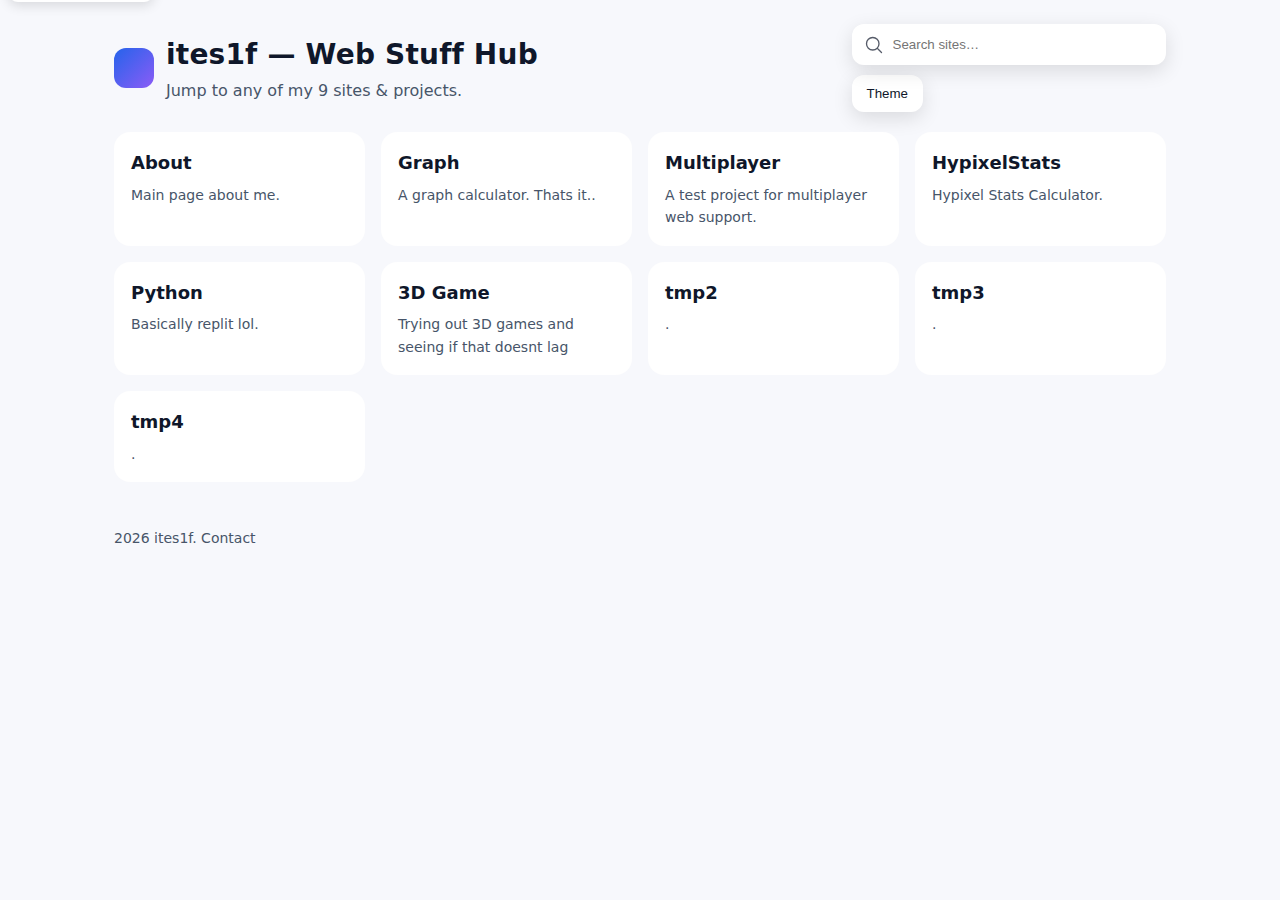
<file: index.html>
<!doctype html>
<html lang="en">
<head>
  <!-- Required basics -->
  <meta charset="utf-8" />
  <meta name="viewport" content="width=device-width, initial-scale=1" />
  <title>ites1f — Web Stuff Hub</title>
  <meta name="description" content="A hub by ites1f that connects to all of its multiverses." />
  <meta name="theme-color" content="#0b1220" />

  <!-- SEO + Social (edit as you like) -->
  <link rel="canonical" href="https://example.com/" />
  <meta name="robots" content="index,follow" />
  <meta property="og:title" content="ites1f — Web Multiverse Hub" />
  <meta property="og:description" content="A hub by ites1f that connects to all of its multiverses." />
  <meta property="og:type" content="website" />
  <meta property="og:url" content="https://example.com/" />
  <meta property="og:image" content="https://example.com/og.png" />
  <meta name="twitter:card" content="summary_large_image" />

  <!-- Favicons / Manifest (optional) -->
  <link rel="icon" href="/favicon.ico" sizes="any" />
  <link rel="icon" href="/icon.svg" type="image/svg+xml" />
  <link rel="apple-touch-icon" href="/apple-touch-icon.png" />
  <link rel="manifest" href="/site.webmanifest" />

  <!-- Basic, modern CSS (no frameworks) -->
  <style>
    :root{
      --bg:#0b1220; --ink:#e9eefc; --muted:#a9b4d6; --card:#121a2e; --accent:#62d0ff;
      --ring:rgba(98,208,255,.55); --shadow:rgba(0,0,0,.35);
      color-scheme: light dark;
    }
    html[data-theme="light"]{
      --bg:#f7f8fc; --ink:#0f172a; --muted:#475569; --card:#ffffff; --accent:#2563eb;
      --ring:rgba(37,99,235,.4); --shadow:rgba(0,0,0,.12);
    }
    *{box-sizing:border-box}
    html,body{margin:0; padding:0}
    body{
      font: 500 16px/1.6 system-ui, -apple-system, Segoe UI, Roboto, Noto Sans, Apple SD Gothic Neo, "Segoe UI Emoji", sans-serif;
      background: var(--bg); color: var(--ink);
    }
    a{color:inherit; text-decoration:none}
    .wrap{max-width:1100px; margin-inline:auto; padding:24px;}

    /* Header */
    header{display:flex; align-items:center; gap:12px; justify-content:space-between; margin-bottom:20px}
    .brand{display:flex; align-items:center; gap:12px}
    .logo{width:40px; height:40px; border-radius:12px; background:linear-gradient(135deg,var(--accent),#8b5cf6)}
    .title{font-size:clamp(20px,3vw,28px); font-weight:800; letter-spacing:.2px}
    .muted{color:var(--muted)}
    .controls{display:flex; gap:10px; align-items:center; flex-wrap:wrap}

    /* Inputs */
    .search{
      position:relative; flex:1 1 320px; max-width:420px;
    }
    .search input{
      width:100%; background:var(--card); color:var(--ink);
      border:1px solid transparent; outline:none;
      padding:12px 14px 12px 40px; border-radius:12px;
      box-shadow: 0 6px 20px var(--shadow);
    }
    .search input:focus{border-color:var(--ring); box-shadow:0 0 0 4px var(--ring)}
    .search svg{position:absolute; left:12px; top:50%; transform:translateY(-50%); opacity:.7}

    .btn{
      background:var(--card); border:1px solid transparent; color:var(--ink);
      padding:10px 14px; border-radius:12px; cursor:pointer;
      box-shadow: 0 6px 20px var(--shadow);
    }
    .btn:focus-visible{outline:none; border-color:var(--ring); box-shadow:0 0 0 4px var(--ring)}

    /* Grid of 9 */
    .grid{
      display:grid; gap:16px;
      grid-template-columns: repeat(auto-fill, minmax(220px, 1fr));
      margin-top:16px;
    }
    .card{
      background:var(--card); border-radius:16px; padding:16px; border:1px solid rgba(255,255,255,.06);
      transition: transform .12s ease, box-shadow .12s ease, border-color .12s ease;
      display:block; height:100%;
    }
    .card:hover{ transform: translateY(-2px); box-shadow:0 12px 28px var(--shadow); border-color:var(--ring) }
    .card h3{margin:0 0 6px; font-size:18px}
    .card p{margin:0; color:var(--muted); font-size:14px}

    /* Footer */
    footer{margin-top:28px; border-top:1px solid rgba(255,255,255,.08); padding-top:16px; color:var(--muted); font-size:14px}

    /* Skip link (a11y) */
    .skip-link{
      position:absolute; left:8px; top:-40px; padding:8px 12px; border-radius:10px;
      background:var(--card); box-shadow:0 4px 12px var(--shadow);
    }
    .skip-link:focus{top:8px}
  </style>
</head>
<body>
  <a class="skip-link" href="#main">Skip to content</a>
  <div class="wrap">
    <header aria-label="Site header">
      <div class="brand" role="img" aria-label="Site logo and title">
        <div class="logo" aria-hidden="true"></div>
        <div>
          <div class="title">ites1f — Web Stuff Hub</div>
          <div class="muted">Jump to any of my 9 sites & projects.</div>
        </div>
      </div>

      <div class="controls">
        <label class="search" aria-label="Filter sites">
          <svg width="20" height="20" viewBox="0 0 24 24" fill="none" aria-hidden="true">
            <path d="M21 21l-4.2-4.2M10.5 18a7.5 7.5 0 1 1 0-15 7.5 7.5 0 0 1 0 15z"
                  stroke="currentColor" stroke-width="1.6" stroke-linecap="round"/>
          </svg>
          <input id="q" type="search" placeholder="Search sites…" autocomplete="off" />
        </label>
        <button id="themeBtn" class="btn" type="button" aria-pressed="false" aria-label="Toggle dark mode">Theme</button>
      </div>
    </header>

    <main id="main" tabindex="-1">
      <section class="grid" id="cards" aria-label="Links to my 9 websites">
        <!-- Replace href, title, and descriptions -->
        <a class="card" href="https://ites1f.github.io/Multiverse/introduction/" target="_blank" rel="noopener" data-tags="home portfolio main">
          <h3>About</h3>
          <p>Main page about me.</p>
        </a>
        <a class="card" href="https://ites1f.github.io/Multiverse/graphcalc/" target="_blank" rel="noopener" data-tags="minecraft mc">
          <h3>Graph</h3>
          <p>A graph calculator. Thats it..</p>
        </a>
        <a class="card" href="https://ites1f.github.io/Multiverse/multiplayer/" target="_blank" rel="noopener" data-tags="skyblock hypixel api">
          <h3>Multiplayer</h3>
          <p>A test project for multiplayer web support.</p>
        </a>
        <a class="card" href="https://ites1f.github.io/Multiverse/hypixelstats/" target="_blank" rel="noopener" data-tags="code snippets algorithms">
          <h3>HypixelStats</h3>
          <p>Hypixel Stats Calculator.</p>
        </a>
        <a class="card" href="https://ites1f.github.io/Multiverse/python/" target="_blank" rel="noopener" data-tags="labs experiments sandbox">
          <h3>Python</h3>
          <p>Basically replit lol.</p>
        </a>
        <a class="card" href="https://ites1f.github.io/Multiverse/3Dgame/" target="_blank" rel="noopener" data-tags="blog notes diary">
          <h3>3D Game</h3>
          <p>Trying out 3D games and seeing if that doesnt lag</p>
        </a>
        <a class="card" href="https://ites1f.github.io/Multiverse/introduction/" target="_blank" rel="noopener" data-tags="math graphing tools">
          <h3>tmp2</h3>
          <p>.</p>
        </a>
        <a class="card" href="https://ites1f.github.io/Multiverse/introduction/" target="_blank" rel="noopener" data-tags="games webgl canvas">
          <h3>tmp3</h3>
          <p>.</p>
        </a>
        <a class="card" href="https://ites1f.github.io/Multiverse/introduction/" target="_blank" rel="noopener" data-tags="contact about">
          <h3>tmp4</h3>
          <p>.</p>
        </a>
      </section>
    </main>

    <footer aria-label="Site footer">
      <div><span id="year"></span> ites1f. <a href="https://github.com/ites1f">Contact</a></div>
      <!-- <div>Last updated: <time id="updated" aria-live="polite"></time></div> -->
    </footer>
  </div>

  <script>
    // ——— Theme toggle with persistence ———
    (function(){
      const btn = document.getElementById('themeBtn');
      const saved = localStorage.getItem('theme');
      const prefersDark = matchMedia('(prefers-color-scheme: dark)').matches;
      const initial = saved || (prefersDark ? 'dark' : 'light');
      document.documentElement.setAttribute('data-theme', initial);
      btn.setAttribute('aria-pressed', initial === 'dark');

      btn.addEventListener('click', () => {
        const now = document.documentElement.getAttribute('data-theme') === 'dark' ? 'light' : 'dark';
        document.documentElement.setAttribute('data-theme', now);
        localStorage.setItem('theme', now);
        btn.setAttribute('aria-pressed', now === 'dark');
      });
    })();

    // ——— Live filter for cards ———
    (function(){
      const q = document.getElementById('q');
      const cards = Array.from(document.querySelectorAll('#cards .card'));
      const text = el => (el.textContent + ' ' + (el.getAttribute('data-tags')||'')).toLowerCase();
      q.addEventListener('input', () => {
        const v = q.value.trim().toLowerCase();
        cards.forEach(c => c.style.display = text(c).includes(v) ? '' : 'none');
      });
    })();

    // ——— Footer dynamic bits ———
    document.getElementById('year').textContent = new Date().getFullYear();
    document.getElementById('updated').textContent = new Date(document.lastModified).toLocaleString();
  </script>

  <!-- Optional: JSON-LD for better search previews (edit name/url/logo) -->
  <script type="application/ld+json">
  {
    "@context":"https://schema.org",
    "@type":"CollectionPage",
    "name":"ites1f — Web Stuff Hub",
    "url":"https://example.com/",
    "about":"Landing page linking to 9 websites and projects.",
    "publisher":{"@type":"Person","name":"ites1f"}
  }
  </script>
</body>
</html>
</file>
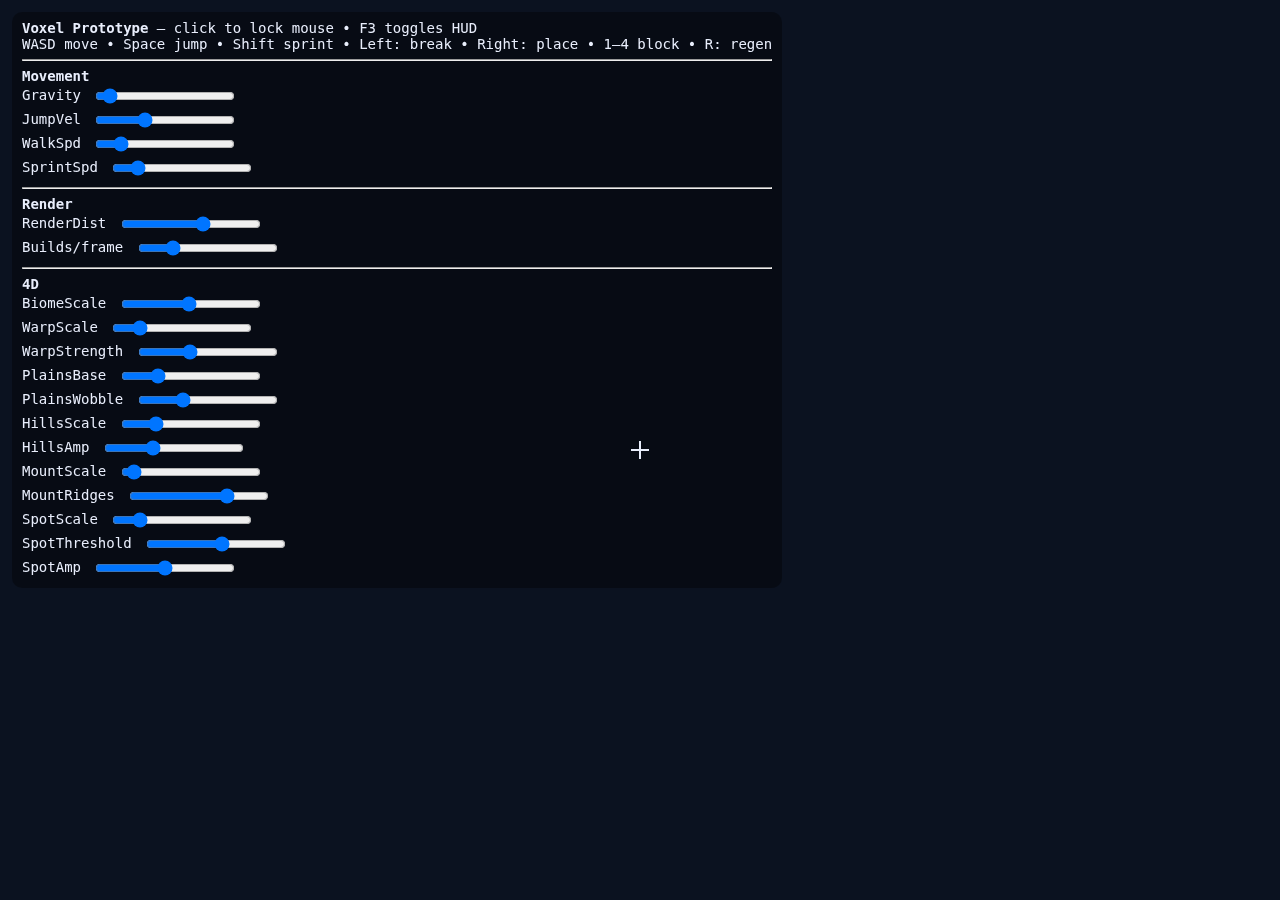
<file: 3Dbasic/index.html>
<!doctype html>
<html lang="en">
<head>
  <meta charset="utf-8" />
  <meta name="viewport" content="width=device-width, initial-scale=1" />
  <title>Web Voxel Prototype (Textured, No Sky)</title>
  <style>
    html, body { margin:0; height:100%; background:#0b1220; overflow:hidden; }
    #hud {
      position: fixed; top: 12px; left: 12px;
      font: 14px ui-monospace, Consolas, monospace; color: #e9eefc;
      background: rgba(0,0,0,.35); padding: 8px 10px; border-radius: 10px;
      user-select: none; max-height: 95vh; overflow-y: auto; width: max-content;
    }
    #hud input[type=range]{ width: 140px; vertical-align: middle; margin: 4px 6px; }
    #cross { position: fixed; top: 50%; left: 50%; width: 18px; height: 18px; margin: -9px 0 0 -9px; pointer-events: none; }
    #cross:before, #cross:after { content: ""; position: absolute; background: #e9eefc; }
    #cross:before { left: 8px; top: 0; width: 2px; height: 18px; }
    #cross:after  { top: 8px; left: 0; height: 2px; width: 18px; }
  </style>
</head>
<body>
  <div id="hud">
    <div><b>Voxel Prototype</b> — click to lock mouse • F3 toggles HUD</div>
    <div>WASD move • Space jump • Shift sprint • Left: break • Right: place • 1–4 block • R: regen</div>
    <div id="info"></div>

    <hr>
    <b>Movement</b><br>
    Gravity <input id="gSlider" type="range" min="-20" max="0" step="0.1" value="-19"> <span id="gVal"></span><br>
    JumpVel <input id="jSlider" type="range" min="0" max="20" step="0.1" value="6.7"> <span id="jVal"></span><br>
    WalkSpd <input id="wSlider" type="range" min="0" max="500" step="1" value="70"> <span id="wVal"></span><br>
    SprintSpd <input id="sSlider" type="range" min="0" max="700" step="1" value="100"> <span id="sVal"></span><br>

    <hr>
    <b>Render</b><br>
    RenderDist <input id="rSlider" type="range" min="0" max="10" step="1" value="6"> <span id="rVal"></span><br>
    Builds/frame <input id="bSlider" type="range" min="1" max="24" step="1" value="6"> <span id="bVal"></span><br>

    <hr>
    <b>4D</b><br>

    BiomeScale <input id="biomeSlider" type="range" min="0.0005" max="0.02" step="0.0001" value="0.0100"> <span id="biomeVal"></span><br>
    WarpScale <input id="warpScaleSlider" type="range" min="0.005" max="0.05" step="0.001" value="0.012"> <span id="warpScaleVal"></span><br>
    WarpStrength <input id="warpStrengthSlider" type="range" min="0" max="50" step="1" value="18"> <span id="warpStrengthVal"></span><br>

    PlainsBase <input id="plainsBaseSlider" type="range" min="0" max="140" step="1" value="33"> <span id="plainsBaseVal"></span><br>
    PlainsWobble <input id="plainsWobbleSlider" type="range" min="0" max="10" step="0.1" value="3.0"> <span id="plainsWobbleVal"></span><br>

    HillsScale <input id="hillsScaleSlider" type="range" min="0.005" max="0.05" step="0.001" value="0.015"> <span id="hillsScaleVal"></span><br>
    HillsAmp <input id="hillsAmpSlider" type="range" min="0" max="60" step="1" value="20"> <span id="hillsAmpVal"></span><br>

    MountScale <input id="mountScaleSlider" type="range" min="0.003" max="0.05" step="0.001" value="0.005"> <span id="mountScaleVal"></span><br>
    MountRidges <input id="mountRidgesSlider" type="range" min="10" max="300" step="1" value="220"> <span id="mountRidgesVal"></span><br>

    SpotScale <input id="spotScaleSlider" type="range" min="0.005" max="0.05" step="0.001" value="0.012"> <span id="spotScaleVal"></span><br>
    SpotThreshold <input id="spotThresholdSlider" type="range" min="0" max="1" step="0.01" value="0.55"> <span id="spotThresholdVal"></span><br>
  <!---->
    SpotAmp <input id="spotAmpSlider" type="range" min="0" max="60" step="1" value="30"> <span id="spotAmpVal"></span><br>
  
  </div>

  <div id="cross"></div>

  <script type="module">
    import * as THREE from "https://esm.sh/three@0.160.0";
    import { Sky }   from "https://esm.sh/three@0.160.0/examples/jsm/objects/Sky.js";



    // Physics (per-second)
    let GRAVITY  = -19;  // was -0.027 * 60
    let JUMP_VEL =  6.7;   // was  0.14  * 60

    // Horizontal accel (per-second). With DRAG=6 these settle to ~a/DRAG speed.
    let WALK     = 70;     // -> ~4.5 units/s cruise (27 / 6)
    let SPRINT   = 100;     // -> ~7.5 units/s cruise (45 / 6)


    // friction
    let FRICTION_GROUND = 0.86;
    let FRICTION_AIR    = 0.89;

    // --- Biome & shape tuning ---
    let BIOME_SCALE     = 0.0100;
    let WARP_SCALE      = 0.012;
    let WARP_STRENGTH   = 18.0;

    // Plains
    let PLAINS_BASE     = 33;
    let PLAINS_WOBBLE   = 3.0;

    // Hills
    let HILLS_SCALE     = 0.015;
    let HILLS_AMP       = 20;

    // Mountains (ridged)
    let MOUNT_SCALE     = 0.005;
    let MOUNT_RIDGES    = 220;

    // “Hilly patches”
    let SPOT_SCALE      = 0.012;
    let SPOT_THRESHOLD  = 0.55;
    let SPOT_AMPLITUDE  = 30;

    // World management
    let GRID_RADIUS = 8;
    let BUILDS_PER_FRAME = 8;

    // backup shaping (unused in terrain formula but kept for sliders)
    let MASK_SCALE   = 0.001;
    let HILL_SCALE   = 0.020;
    let DETAIL_SCALE = 0.080;
    let MOUNT_AMP    = 5;

    /* ===== Config ===== */
    const CHUNK = { X:16, Y:256, Z:16 };
    const BLOCK = { AIR:0, STONE:1, GRASS:2, DIRT:3, GLASS:4, LOG:5, LEAVES:6};
    let CURRENT_BLOCK = BLOCK.STONE;
    const BLOCK_TRANSPARENT = {
      [BLOCK.AIR]: true,
      [BLOCK.LEAVES]: true,
      [BLOCK.GLASS]: true,
    };

    /* ===== Scene ===== */
    const scene = new THREE.Scene();
    const camera = new THREE.PerspectiveCamera(75, innerWidth/innerHeight, 0.1, 3000);
    const renderer = new THREE.WebGLRenderer({ antialias:true, powerPreference:"high-performance" });
    renderer.setSize(innerWidth, innerHeight);
    renderer.setPixelRatio(devicePixelRatio);
    if (renderer.outputColorSpace !== undefined) renderer.outputColorSpace = THREE.SRGBColorSpace;
    document.body.appendChild(renderer.domElement);
    // Enable shadows globally
    renderer.shadowMap.enabled = true;
    renderer.shadowMap.type = THREE.PCFSoftShadowMap; // nice soft shadows

//sky
    // Sky dome
    const sky = new Sky();
    sky.scale.setScalar(450000);
    scene.add(sky);

    // Render sky behind everything (don’t touch depth)
    sky.material.depthWrite = false;
    sky.material.depthTest  = false;
    sky.renderOrder = -1;

    // Sky uniforms
    const skyUniforms = sky.material.uniforms;
    skyUniforms.turbidity.value = 10;
    skyUniforms.rayleigh.value = 2;
    skyUniforms.mieCoefficient.value = 0.005;
    skyUniforms.mieDirectionalG.value = 0.8;

    // --- Sun (directional light with shadows) ---
    const sunLight = new THREE.DirectionalLight(0xffffff, 1.05);
    sunLight.castShadow = true;
    scene.add(sunLight);

    // Shadow quality / coverage
    sunLight.shadow.mapSize.set(512, 512);   // 1024..4096; higher = sharper, slower
    sunLight.shadow.camera.near = 0.5;
    sunLight.shadow.camera.far  = 1500;
    // Shadow camera bounds (large square over world)
    const SHADOW_RADIUS = 150;
    sunLight.shadow.camera.left   = -SHADOW_RADIUS;
    sunLight.shadow.camera.right  =  SHADOW_RADIUS;
    sunLight.shadow.camera.top    =  SHADOW_RADIUS;
    sunLight.shadow.camera.bottom = -SHADOW_RADIUS;
    // Acne tweaks
    sunLight.shadow.bias = -0.00025;
    sunLight.shadow.normalBias = 0.35;

    // Target (light looks at this object)
    const sunTarget = new THREE.Object3D();
    scene.add(sunTarget);
    sunLight.target = sunTarget;

    // Sun position helper (keeps sky + light in sync)
    const sun = new THREE.Vector3();
    function setSun(elevationDeg = 45, azimuthDeg = 180) {
      const phi = THREE.MathUtils.degToRad(90 - elevationDeg); // elevation
      const theta = THREE.MathUtils.degToRad(azimuthDeg);      // azimuth
      sun.setFromSphericalCoords(1, phi, theta);
    
      // update sky
      skyUniforms.sunPosition.value.copy(sun);
    
      // place directional light far in the sun direction
      const sunDir = sun.clone().normalize();
      sunLight.position.copy(sunDir).multiplyScalar(800);
    
      // look at world origin (or move target to your player if you prefer)
      sunTarget.position.set(0, 0, 0);
      sunLight.target.updateMatrixWorld();
    }
    setSun(45, 180); // midday by default
//sky
    const EPS_PLACEMENT = 1e-3; // small gap so touching faces are allowed

    function playerAABB() {
      const half = player.size.clone().multiplyScalar(0.5);
      return {
        min: player.pos.clone().sub(half),
        max: player.pos.clone().add(half),
      };
    }

    function blockAABB(x, y, z) {
      return {
        min: new THREE.Vector3(x, y, z),
        max: new THREE.Vector3(x + 1, y + 1, z + 1),
      };
    }

    function aabbOverlap(a, b, eps = 0) {
      // strict overlap check (not counting just-touching faces as overlap)
      return (
        a.min.x < b.max.x - eps && a.max.x > b.min.x + eps &&
        a.min.y < b.max.y - eps && a.max.y > b.min.y + eps &&
        a.min.z < b.max.z - eps && a.max.z > b.min.z + eps
      );
    }
    // Seeded RNG
    function mulberry32(seed){
      return function(){
        let t = seed += 0x6D2B79F5;
        t = Math.imul(t ^ (t >>> 15), t | 1);
        t ^= t + Math.imul(t ^ (t >>> 7), t | 61);
        return ((t ^ (t >>> 14)) >>> 0) / 4294967296;
      };
    }
    // --- Chunk array helpers (no methods on chunk needed) ---
    function cIdx(x,y,z){ return x + CHUNK.X*(z + CHUNK.Z*y); }
      
    function cGet(c, x,y,z){
      if (x<0||x>=CHUNK.X||y<0||y>=CHUNK.Y||z<0||z>=CHUNK.Z) return BLOCK.AIR;
      return c.blocks[cIdx(x,y,z)];
    }
    function cSet(c, x,y,z, v){
      if (x<0||x>=CHUNK.X||y<0||y>=CHUNK.Y||z<0||z>=CHUNK.Z) return;
      c.blocks[cIdx(x,y,z)] = v;
    }
    
    function placeTree(vox, x, y, z, rng){
      // trunk
      const h = 4 + Math.floor(rng()*3); // 4..6
      for (let i=0;i<h;i++){
        vox.set(x, y+i, z, BLOCK.LOG);
      }
    
      // leaves: a round-ish blob centered near top
      const topY = y + h - 1;
      const R = 2; // radius
      for (let dx=-R; dx<=R; dx++){
        for (let dy=-R; dy<=R; dy++){
          for (let dz=-R; dz<=R; dz++){
            const ax = x+dx, ay = topY+dy, az = z+dz;
            const d2 = dx*dx + dy*dy + dz*dz;
            // hollow out corners a bit so it looks nicer
            if (d2 <= 3 + (rng()<0.2?0:1)) {
              // don’t overwrite trunk
              if (!(dx===0 && dz===0 && dy<=0 && dy>=-h)) {
                // avoid replacing solid terrain (optional)
                if (vox.get(ax,ay,az) === BLOCK.AIR) {
                  vox.set(ax,ay,az, BLOCK.LEAVES);
                }
              }
            }
          }
        }
      }
    }


    function wouldCollideWithPlayer(x, y, z) {
      const pa = playerAABB();
      const ba = blockAABB(x, y, z);
      return aabbOverlap(pa, ba, EPS_PLACEMENT);
    }

    // Background gradient + fog (no Sky shader)
    function makeSkyGradient(top="#87CEEB", bottom="#FFFFFF") {
      const size = 512;
      const canvas = document.createElement("canvas");
      canvas.width = 1; canvas.height = size;
      const ctx = canvas.getContext("2d");
      const grad = ctx.createLinearGradient(0,0,0,size);
      grad.addColorStop(0, top);
      grad.addColorStop(1, bottom);
      ctx.fillStyle = grad;
      ctx.fillRect(0,0,1,size);
      return new THREE.CanvasTexture(canvas);
    }
    //scene.background = makeSkyGradient("#87CEEB", "#FFFFFF");
    scene.fog = new THREE.Fog(0x87CEEB, 80, 600);

    // Lights
    scene.add(new THREE.HemisphereLight(0xcfe8ff, 0x7aa0b8, 0.85));
    const amb = new THREE.AmbientLight(0xffffff, 0.15); // 10–20% is enough
    scene.add(amb);
    const dir = new THREE.DirectionalLight(0xffffff, 0.6);
    dir.position.set(0.7,1,0.4); scene.add(dir);

    const info = document.getElementById("info");

    /* ===== Texture atlas =====
       Put atlas.png in same folder. Assumed 16x16 tiles; change TILES if different.
       Tile assignments:
         stone: (0,0)
         dirt:  (1,0)
         grass: top(2,0) side(3,0) bottom(1,0)
         glass: (0,1)  (adjust if yours is elsewhere)
    */
    const atlas = new THREE.TextureLoader().load("atlas.png",
      () => console.log("[atlas] loaded", atlas.image?.width, "x", atlas.image?.height),
      undefined,
      (err) => console.error("[atlas] FAILED to load", err)
    );
    atlas.flipY = false;
    atlas.magFilter = THREE.NearestFilter;
    atlas.minFilter = THREE.NearestFilter; // simple & safe
    atlas.wrapS = THREE.ClampToEdgeWrapping;
    atlas.wrapT = THREE.ClampToEdgeWrapping;
    if (atlas.colorSpace !== undefined) atlas.colorSpace = THREE.SRGBColorSpace;

    let CHUNK_MAT = new THREE.MeshLambertMaterial({ map: atlas, fog: true });

    // Tiles (4x4 atlas)
    const TILES_X = 4, TILES_Y = 4;
    function tileUV(tx, ty){
      const su = 1 / TILES_X, sv = 1 / TILES_Y;
      // tiny inset to avoid bleeding
      const safeW = (atlas.image?.width  || 128);
      const safeH = (atlas.image?.height || 128);
      const insetU = 0.5 / safeW;
      const insetV = 0.5 / safeH;
      const u0 = tx*su + insetU, v0 = ty*sv + insetV;
      const u1 = (tx+1)*su - insetU, v1 = (ty+1)*sv - insetV;
      return { u0, v0, u1, v1 };
    }
    const UV_TILES = {
      STONE:      tileUV(0,0),
      GRASS_TOP:  tileUV(2,0),
      GRASS_SIDE: tileUV(3,0),
      DIRT:       tileUV(1,0),
      GLASS:      tileUV(0,1),
      LOG:        tileUV(1,1),
      LEAVES:     tileUV(2,1)
    };
    function uvFor(blockId, faceDir){
      if (blockId === BLOCK.STONE) return UV_TILES.STONE;
      if (blockId === BLOCK.DIRT)  return UV_TILES.DIRT;
      if (blockId === BLOCK.GLASS) return UV_TILES.GLASS;
      if (blockId === BLOCK.GRASS){
        if (faceDir === 2) return UV_TILES.GRASS_TOP;  // +Y
        if (faceDir === 3) return UV_TILES.DIRT;       // -Y
        return UV_TILES.GRASS_SIDE;                    // sides
      }
      if (blockId === BLOCK.LOG) return UV_TILES.LOG;
      if (blockId === BLOCK.LEAVES) return UV_TILES.LEAVES;
      return UV_TILES.STONE;
    }

    /* ===== Input ===== */
    const keys = new Set();
    let pointerLocked = false;
    let yaw = 0, pitch = 0;
    let hudVisible = true;

    addEventListener("resize", () => {
      camera.aspect = innerWidth/innerHeight;
      camera.updateProjectionMatrix();
      renderer.setSize(innerWidth, innerHeight);
    });
    document.body.addEventListener("click", () => {
      if (!pointerLocked) renderer.domElement.requestPointerLock();
    });
    document.addEventListener("pointerlockchange", () => {
      pointerLocked = (document.pointerLockElement === renderer.domElement);
    });
    document.addEventListener("mousemove", (e) => {
      if (!pointerLocked) return;
      const sens = 0.0025, MAX_D = 80;
      const dx = Math.max(-MAX_D, Math.min(MAX_D, e.movementX||0));
      const dy = Math.max(-MAX_D, Math.min(MAX_D, e.movementY||0));
      yaw   -= dx * sens;
      pitch -= dy * sens;
      pitch = Math.max(-Math.PI/2+0.001, Math.min(Math.PI/2-0.001, pitch));
    });
    addEventListener("keydown", (e) => {
      const k = e.key.toLowerCase();
      keys.add(k);

      if (k === "f3") {
        hudVisible = !hudVisible;
        document.getElementById("hud").style.display = hudVisible ? "block" : "none";
        e.preventDefault(); e.stopPropagation();
        return;
      }

      if (k==="1") CURRENT_BLOCK=BLOCK.STONE;
      if (k==="2") CURRENT_BLOCK=BLOCK.GRASS;
      if (k==="3") CURRENT_BLOCK=BLOCK.DIRT;
      if (k==="4") CURRENT_BLOCK=BLOCK.GLASS;
      if (k==="5") CURRENT_BLOCK=BLOCK.LOG;
      if (k==="6") CURRENT_BLOCK=BLOCK.LEAVES;
      if (k==="r") regenAll();
    });
    addEventListener("keyup", (e) => keys.delete(e.key.toLowerCase()));
    addEventListener("contextmenu", (e) => e.preventDefault());

    /* ===== Slider bindings ===== */
    const bind = (id, setter, fmt=(v)=>v)=> {
      const el = document.getElementById(id);
      const out = document.getElementById(id.replace("Slider","Val"));
      const sync = ()=> { if(out) out.textContent = fmt(el.value); };
      el.addEventListener("input", (e)=>{ setter(parseFloat(e.target.value)); regenAll(); sync(); });
      sync();
    };
    bind("gSlider",   v => GRAVITY=v);
    bind("jSlider",   v => JUMP_VEL=v);
    bind("wSlider",   v => WALK=v);
    bind("sSlider",   v => SPRINT=v);
    bind("rSlider",   v => { GRID_RADIUS = v|0; scheduleGridRefresh(); }, v=>v|0);
  
    bind("bSlider",   v => { BUILDS_PER_FRAME = v|0; }, v=>v|0);
  
    bind("biomeSlider",     v => { BIOME_SCALE = v; }, v=> (+v).toFixed(4));
    bind("warpScaleSlider", v => { WARP_SCALE = v; }, v=> (+v).toFixed(3));
    bind("warpStrengthSlider", v => { WARP_STRENGTH = v; }, v=> v|0);
    bind("plainsBaseSlider",   v => { PLAINS_BASE = v; }, v=> v|0);
    bind("plainsWobbleSlider", v => { PLAINS_WOBBLE = v; }, v=> (+v).toFixed(1));
    bind("hillsScaleSlider", v => { HILLS_SCALE = v; }, v=> (+v).toFixed(3));
    bind("hillsAmpSlider",   v => { HILLS_AMP = v; }, v=> v|0);
    bind("mountScaleSlider",  v => { MOUNT_SCALE = v; }, v=> (+v).toFixed(3));
    bind("mountRidgesSlider", v => { MOUNT_RIDGES = v; }, v=> v|0);
    bind("spotScaleSlider",     v => { SPOT_SCALE = v; }, v=> (+v).toFixed(3));
    bind("spotThresholdSlider", v => { SPOT_THRESHOLD = v; }, v=> (+v).toFixed(2));
    /**/
    bind("spotAmpSlider",       v => { SPOT_AMPLITUDE = v; }, v=> v|0);

    /* ===== Noise ===== */
    function hash2i(x, y) {
      let h = x*374761393 + y*668265263;
      h = (h ^ (h>>13)) * 1274126177;
      return (h>>>0)/0xffffffff;
    }
    const smoothstep = t => t*t*(3-2*t);
    function valueNoise2(x,y){
      const xi=Math.floor(x), yi=Math.floor(y);
      const tx=x-xi, ty=y-yi;
      const a=hash2i(xi,yi), b=hash2i(xi+1,yi), c=hash2i(xi,yi+1), d=hash2i(xi+1,yi+1);
      const sx=smoothstep(tx), sy=smoothstep(ty);
      const u=a+(b-a)*sx, v=c+(d-c)*sx;
      return u+(v-u)*sy;
    }
    function fbm2(x,y){
      let amp=1,freq=1,sum=0,norm=0;
      for(let i=0;i<4;i++){
        sum+=valueNoise2(x*freq,y*freq)*amp;
        norm+=amp; amp*=0.5; freq*=2;
      }
      return sum/norm;
    }
    function ridged(x, y, octaves=4){
      let amp=1, freq=1, sum=0, norm=0;
      for(let i=0;i<octaves;i++){
        const r = 1.0 - Math.abs(0.5 - fbm2(x*freq, y*freq)) * 2.0;
        sum += r * amp;
        norm += amp;
        amp *= 0.5;
        freq *= 2.0;
      }
      return sum / norm;
    }
    function warp2(x, y){
      const wx = fbm2(x*WARP_SCALE*2.13, y*WARP_SCALE*0.91);
      const wy = fbm2(x*WARP_SCALE*1.31, y*WARP_SCALE*1.73);
      return { x: x + (wx-0.5)*2*WARP_STRENGTH, y: y + (wy-0.5)*2*WARP_STRENGTH };
    }
    function sstep(a,b,t){ const u=Math.max(0,Math.min(1,(t-a)/(b-a))); return u*u*(3-2*u); }
    function sampleTerrain(wx, wz) {
      const w = warp2(wx, wz); const x = w.x, y = w.y;
      const biomeN = fbm2(x*BIOME_SCALE, y*BIOME_SCALE);
      const tPlains    = sstep(0.00, 0.35, biomeN);
      const tHills     = sstep(0.30, 0.65, biomeN);
      const tMountains = sstep(0.55, 0.95, biomeN);
      const wSum = tPlains + tHills + tMountains + 1e-6;
      const bP = tPlains/wSum, bH=tHills/wSum, bM=tMountains/wSum;
      const plains = PLAINS_BASE + (fbm2(x*0.03, y*0.03)-0.5)*2*PLAINS_WOBBLE;
      const hills  = PLAINS_BASE + 3 + fbm2(x*HILLS_SCALE, y*HILLS_SCALE)*HILLS_AMP;
      const mountains = PLAINS_BASE + 6 + ridged(x*MOUNT_SCALE, y*MOUNT_SCALE)*MOUNT_RIDGES;
      let h = bP*plains + bH*hills + bM*mountains;
      const spot = fbm2(x*SPOT_SCALE, y*SPOT_SCALE);
      if (spot > SPOT_THRESHOLD){
        const k = (spot - SPOT_THRESHOLD) / (1 - SPOT_THRESHOLD);
        const spotWeight = bP*1.0 + bH*0.6;
        h += k * SPOT_AMPLITUDE * spotWeight;
      }
      return Math.floor(h);
    }
    const FLAT_WORLD_Y = null;

    /* ===== World ===== */
    class Chunk {
      constructor(cx,cz){
        this.cx=cx; this.cz=cz;
        this.blocks=new Uint8Array(CHUNK.X*CHUNK.Y*CHUNK.Z);
        this.mesh=null;
        this.generated=false;
        this.dirty=false;
      }
    }
    const chunks = new Map();
    window.chunks = chunks; // optional debug
    const buildQueue = [];
    const key = (cx,cz)=>`${cx},${cz}`;
    const idx = (x,y,z)=> x + CHUNK.X*(z + CHUNK.Z*y);

    function generateChunk(c){
      if(c.generated) return;
      const baseX=c.cx*CHUNK.X, baseZ=c.cz*CHUNK.Z;
      for(let z=0;z<CHUNK.Z;z++){
        for(let x=0;x<CHUNK.X;x++){
          const wx=baseX+x, wz=baseZ+z;
          const hRaw = FLAT_WORLD_Y ?? sampleTerrain(wx,wz);
          const h = Math.max(1, Math.min(CHUNK.Y - 2, hRaw));
          for(let y=0;y<CHUNK.Y;y++){
            let id=BLOCK.AIR;
            if(y===h) id=BLOCK.GRASS;
            else if(y<h-3) id=BLOCK.STONE;
            else if(y<h) id=BLOCK.DIRT;
            c.blocks[idx(x,y,z)]=id;
          }
        }
      }
      // decorate this chunk with trees
      decorateChunkTrees(c, 12345 /* world seed */, fbm2);
      c.generated=true;
      c.dirty=true;
      enqueueBuild(c);
      markNeighborsDirty(c.cx, c.cz); // keep borders fresh
    }

    function shouldDrawFace(cur, neighbor){
      if (neighbor === BLOCK.AIR) return true;
      if (neighbor === BLOCK.GLASS && cur !== BLOCK.GLASS) return true;
      return false;
    }

    function neighborBlock(c,x,y,z,dir){
      let nx=x,ny=y,nz=z,cx=c.cx,cz=c.cz;
      if(dir===0)nx++; if(dir===1)nx--;
      if(dir===2)ny++; if(dir===3)ny--;
      if(dir===4)nz++; if(dir===5)nz--;
      if(ny<0||ny>=CHUNK.Y) return BLOCK.AIR;
      if(nx<0){cx--;nx+=CHUNK.X;}
      if(nx>=CHUNK.X){cx++;nx-=CHUNK.X;}
      if(nz<0){cz--;nz+=CHUNK.Z;}
      if(nz>=CHUNK.Z){cz++;nz-=CHUNK.Z;}
      const nc=chunks.get(key(cx,cz));
      if(!nc||!nc.generated) return BLOCK.AIR;
      return nc.blocks[idx(nx,ny,nz)];
    }
    // Biome-aware, defensive, local-only
    // Biome-aware trees using fbm2 that returns 0..1
    function decorateChunkTrees(chunk, worldSeed, noise2D){
      const { cx, cz } = chunk;
      const wx0 = cx * CHUNK.X, wz0 = cz * CHUNK.Z;
    
      // per-chunk RNG
      const rng = mulberry32((worldSeed ^ (cx*73856093) ^ (cz*19349663)) >>> 0);
    
      // ---- 1) Biome mask (low frequency, big regions) ----
      const BIOME_SCALE = 0.005;              // smaller => bigger regions
      let biome01 = noise2D(wx0 * BIOME_SCALE, wz0 * BIOME_SCALE); // 0..1
      if (!Number.isFinite(biome01)) biome01 = 0.5;
    
      // classify
      let targetTrees;     // how many trees to try in this chunk
      let densThreshold;   // column acceptance threshold (0..1)
      let sampleProb;      // how many columns we even test
    
      if (biome01 > 0.62) {               // FOREST
        targetTrees   = 10 + Math.floor(biome01 * 6); // 10..16
        densThreshold = 0.45;                          // permissive
        sampleProb    = 0.45;                          // scan many columns
      } else if (biome01 < 0.38) {        // PLAINS
        // ≈ 1 chunk out of 4 gets a single tree
        const gate = (((cx*92837111) ^ (cz*689287499) ^ worldSeed) & 3) === 0;
        targetTrees   = gate ? 1 : 0;
        densThreshold = 0.85;
        sampleProb    = gate ? 0.15 : 0.0;
      } else {                            // TRANSITION
        targetTrees   = 3;
        densThreshold = 0.65;
        sampleProb    = 0.25;
      }
      if (targetTrees <= 0 || sampleProb <= 0) return;
    
      // ---- 2) Scan positions strictly inside this chunk ----
      const pad = 2;
      let placed = 0;
    
      // slight random offsets to avoid grid look
      const sx = pad + Math.floor(rng()*3);
      const sz = pad + Math.floor(rng()*3);
    
      for (let lz = sz; lz < CHUNK.Z - pad && placed < targetTrees; lz++){
        for (let lx = sx; lx < CHUNK.X - pad && placed < targetTrees; lx++){
          if (rng() > sampleProb) continue;
        
          const wx = wx0 + lx, wz = wz0 + lz;
        
          // local density noise (higher freq than biome), 0..1
          let dens01 = noise2D(wx * 0.02, wz * 0.02);
          if (!Number.isFinite(dens01)) dens01 = 0.5;
          if (dens01 < densThreshold) continue;
        
          // find top
          let yTop = -1;
          for (let y = CHUNK.Y-2; y >= 1; y--){
            if (cGet(chunk, lx, y, lz) !== BLOCK.AIR){ yTop = y; break; }
          }
          if (yTop < 0) continue;
        
          // must be grass surface with air above
          if (cGet(chunk, lx, yTop,   lz) !== BLOCK.GRASS) continue;
          if (cGet(chunk, lx, yTop+1, lz) !== BLOCK.AIR)   continue;
        
          // gentle slope check within this chunk
          const topIn = (qx,qz)=>{
            if (qx<0||qx>=CHUNK.X||qz<0||qz>=CHUNK.Z) return yTop;
            for (let yy=CHUNK.Y-2; yy>=1; yy--) if (cGet(chunk,qx,yy,qz)!==BLOCK.AIR) return yy;
            return yTop;
          };
          const a = topIn(lx-1,lz), b = topIn(lx+1,lz), c = topIn(lx,lz-1), d = topIn(lx,lz+1);
          if (Math.max(a,b,c,d) - Math.min(a,b,c,d) > 2) continue;
        
          // place tree (local-only; uses cSet/cGet)
          placeTreeLocal(chunk, lx, yTop+1, lz, rng);
          placed++;
        }
      }
    }

    // Place ONE tree strictly inside this chunk (no cross-border writes)
    function placeTreeLocal(chunk, lx, y, lz, rng){
      const LOG = BLOCK.LOG ?? 5;
      const LEAVES = BLOCK.LEAVES ?? 6;
    
      const h = 4 + Math.floor(rng()*3); // trunk 4..6
    
      // trunk
      for (let i=0; i<h; i++){
        const yy = y + i;
        if (yy<=0 || yy>=CHUNK.Y) break;
        cSet(chunk, lx, yy, lz, LOG);
      }
    
      // canopy
      const topY = y + h - 1;
      const R = 2;
      for (let dx=-R; dx<=R; dx++){
        for (let dy=-R; dy<=R; dy++){
          for (let dz=-R; dz<=R; dz++){
            const ax = lx+dx, ay = topY+dy, az = lz+dz;
            if (ax<0||ax>=CHUNK.X||az<0||az>=CHUNK.Z) continue; // stay inside
            if (ay<=0||ay>=CHUNK.Y) continue;
            const d2 = dx*dx + dy*dy + dz*dz;
            if (d2 <= 3 + (rng()<0.2?0:1)){
              if (!(dx===0 && dz===0 && dy<=0)){                // don't overwrite trunk core
                if (cGet(chunk, ax,ay,az) === BLOCK.AIR){
                  cSet(chunk, ax,ay,az, LEAVES);
                }
              }
            }
          }
        }
      }
    }

    function columnTop(chunk, lx, lz){
      if (lx<0||lx>=CHUNK.X||lz<0||lz>=CHUNK.Z) return -9999;
      for (let y = CHUNK.Y-2; y>=1; y--){
        if (chunk.get(lx,y,lz) !== BLOCK.AIR) return y;
      }
      return -9999;
    }

    function enqueueBuild(ch){ if (!buildQueue.includes(ch)) buildQueue.push(ch); }
    function buildMesh(c){
      if (!c.dirty) return;
      c.dirty = false;
      if(c.mesh){
        scene.remove(c.mesh);
        c.mesh.geometry.dispose();
        c.mesh.castShadow = true;
        c.mesh.receiveShadow = true;

        // DO NOT dispose shared material
        // c.mesh.material.dispose?.();
        c.mesh = null;
      }
    
      const pos=[], norm=[], uv=[];
      const baseX=c.cx*CHUNK.X, baseZ=c.cz*CHUNK.Z;
    
      const pushTri=(a,b,cpt,n,rect)=>{
        pos.push(a.x,a.y,a.z, b.x,b.y,b.z, cpt.x,cpt.y,cpt.z);
        norm.push(n.x,n.y,n.z, n.x,n.y,n.z, n.x,n.y,n.z);
        uv.push(rect.u0,rect.v0,  rect.u1,rect.v0,  rect.u1,rect.v1);
      };
      const pushQuad=(p0,p1,p2,p3,n,rect)=>{
        pushTri(p0,p1,p2,n,rect);
        pos.push(p0.x,p0.y,p0.z, p2.x,p2.y,p2.z, p3.x,p3.y,p3.z);
        norm.push(n.x,n.y,n.z,   n.x,n.y,n.z,   n.x,n.y,n.z);
        uv.push(rect.u0,rect.v0, rect.u1,rect.v1, rect.u0,rect.v1);
      };
    
      const addFace=(x,y,z,dir,blockId)=>{
        const bx=baseX+x, by=y, bz=baseZ+z;
        const rect = uvFor(blockId, dir);
        switch(dir){
          case 0:
            pushQuad(
              new THREE.Vector3(bx+1,by,  bz),
              new THREE.Vector3(bx+1,by+1,bz),
              new THREE.Vector3(bx+1,by+1,bz+1),
              new THREE.Vector3(bx+1,by,  bz+1),
              new THREE.Vector3(1,0,0), rect); break;
          case 1:
            pushQuad(
              new THREE.Vector3(bx,by,  bz+1),
              new THREE.Vector3(bx,by+1,bz+1),
              new THREE.Vector3(bx,by+1,bz),
              new THREE.Vector3(bx,by,  bz),
              new THREE.Vector3(-1,0,0), rect); break;
          case 2:
            pushQuad(
              new THREE.Vector3(bx,  by+1,bz),
              new THREE.Vector3(bx,  by+1,bz+1),
              new THREE.Vector3(bx+1,by+1,bz+1),
              new THREE.Vector3(bx+1,by+1,bz),
              new THREE.Vector3(0,1,0), rect); break;
          case 3:
            pushQuad(
              new THREE.Vector3(bx,  by,  bz+1),
              new THREE.Vector3(bx,  by,  bz),
              new THREE.Vector3(bx+1,by,  bz),
              new THREE.Vector3(bx+1,by,  bz+1),
              new THREE.Vector3(0,-1,0), rect); break;
          case 4:
            pushQuad(
              new THREE.Vector3(bx+1,by,  bz+1),
              new THREE.Vector3(bx+1,by+1,bz+1),
              new THREE.Vector3(bx,  by+1,bz+1),
              new THREE.Vector3(bx,  by,  bz+1),
              new THREE.Vector3(0,0,1), rect); break;
          case 5:
            pushQuad(
              new THREE.Vector3(bx,  by,  bz),
              new THREE.Vector3(bx,  by+1,bz),
              new THREE.Vector3(bx+1,by+1,bz),
              new THREE.Vector3(bx+1,by,  bz),
              new THREE.Vector3(0,0,-1), rect); break;
        }
      };
    
      for(let y=0;y<CHUNK.Y;y++){
        for(let z=0;z<CHUNK.Z;z++){
          for(let x=0;x<CHUNK.X;x++){
            const id=c.blocks[idx(x,y,z)];
            if(id===BLOCK.AIR) continue;
            for(let d=0;d<6;d++){
              const nb=neighborBlock(c,x,y,z,d);
              if (shouldDrawFace(id, nb)) addFace(x,y,z,d,id);
            }
          }
        }
      }
    
      const geom=new THREE.BufferGeometry();
      geom.setAttribute("position",new THREE.Float32BufferAttribute(pos,3));
      geom.setAttribute("normal",new THREE.Float32BufferAttribute(norm,3));
      geom.setAttribute("uv",new THREE.Float32BufferAttribute(uv,2));
      geom.computeBoundingSphere();
    
      c.mesh=new THREE.Mesh(geom, CHUNK_MAT);
      c.mesh.castShadow = true;
      c.mesh.receiveShadow = true;
      scene.add(c.mesh);
    }


    /* ===== World management ===== */
    let lastChunkX = Infinity, lastChunkZ = Infinity;
    function ensureChunk(cx,cz){
      const k = key(cx,cz);
      let ch = chunks.get(k);
      if(!ch){ ch=new Chunk(cx,cz); chunks.set(k,ch); }
      if(!ch.generated) generateChunk(ch);
      return ch;
    }
    function scheduleGridRefresh(){ lastChunkX = Infinity; lastChunkZ = Infinity; }
    function updateVisibleGridIfNeeded(wx,wz){
      const pcx=Math.floor(wx/CHUNK.X), pcz=Math.floor(wz/CHUNK.Z);
      if (pcx === lastChunkX && pcz === lastChunkZ) return;
      lastChunkX = pcx; lastChunkZ = pcz;
      for(let dz=-GRID_RADIUS;dz<=GRID_RADIUS;dz++){
        for(let dx=-GRID_RADIUS;dx<=GRID_RADIUS;dx++){
          const ch = ensureChunk(pcx+dx, pcz+dz);
          if (ch.dirty) enqueueBuild(ch);
        }
      }
    }
    function markNeighborsDirty(cx, cz){
      const offsets = [[-1,0],[1,0],[0,-1],[0,1]];
      for (const [dx,dz] of offsets){
        const nb = chunks.get(key(cx+dx, cz+dz));
        if (nb && nb.generated){ nb.dirty = true; enqueueBuild(nb); }
      }
    }
    function regenAll(){
      for(const [,ch] of chunks){
        if(ch.mesh){ scene.remove(ch.mesh); ch.mesh.geometry.dispose(); /* keep material */ }
      }
      chunks.clear();
      buildQueue.length = 0;
      scheduleGridRefresh();
      updateVisibleGridIfNeeded(player.pos.x, player.pos.z);
      for(const [,ch] of chunks){ ch.dirty = true; enqueueBuild(ch); }
    }

    /* ===== Block Editing ===== */
    function getBlock(wx,wy,wz){
      const cx=Math.floor(wx/CHUNK.X), cz=Math.floor(wz/CHUNK.Z);
      const ch=chunks.get(key(cx,cz)); if(!ch) return BLOCK.AIR;
      const lx=wx-cx*CHUNK.X, ly=wy, lz=wz-cz*CHUNK.Z;
      if(lx<0||lx>=CHUNK.X||ly<0||ly>=CHUNK.Y||lz<0||lz>=CHUNK.Z) return BLOCK.AIR;
      return ch.blocks[idx(lx,ly,lz)];
    }
    function setBlock(wx,wy,wz,id){
      const cx=Math.floor(wx/CHUNK.X), cz=Math.floor(wz/CHUNK.Z);
      const ch=chunks.get(key(cx,cz)); if(!ch) return;
      const lx=wx-cx*CHUNK.X, ly=wy, lz=wz-cz*CHUNK.Z;
      if(lx<0||lx>=CHUNK.X||ly<0||ly>=CHUNK.Y||lz<0||lz>=CHUNK.Z) return;

      const i = idx(lx,ly,lz);
      if (ch.blocks[i] === id) return;
      ch.blocks[i]=id;
      ch.dirty = true; enqueueBuild(ch);

      const mark = (nx,nz)=>{
        const nb = chunks.get(key(nx,nz));
        if (nb && nb.generated) { nb.dirty = true; enqueueBuild(nb); }
      };
      if (lx === 0)           mark(cx-1, cz);
      if (lx === CHUNK.X-1)   mark(cx+1, cz);
      if (lz === 0)           mark(cx, cz-1);
      if (lz === CHUNK.Z-1)   mark(cx, cz+1);
    }

    /* ===== Player & Picking & Physics ===== */
    const player = {
      pos: new THREE.Vector3(0, 60, 0),
      vel: new THREE.Vector3(),
      size: new THREE.Vector3(0.6, 1.1, 0.6),
      grounded: false
    };
    function eyePos(){ return player.pos.clone().add(new THREE.Vector3(0, player.size.y*0.75, 0)); }
    // Precise voxel raycast (Amanatides & Woo)
    function pick(maxDist = 8) {
      const origin = eyePos();
      const dir = new THREE.Vector3(0,0,-1).applyEuler(new THREE.Euler(pitch, yaw, 0, "YXZ"));
      if (dir.lengthSq() === 0) return { hit:false };
      dir.normalize();
    
      // current voxel
      let x = Math.floor(origin.x);
      let y = Math.floor(origin.y);
      let z = Math.floor(origin.z);
    
      // step and initial tMax/tDelta for each axis
      const stepX = dir.x > 0 ? 1 : -1;
      const stepY = dir.y > 0 ? 1 : -1;
      const stepZ = dir.z > 0 ? 1 : -1;
    
      const invX = dir.x !== 0 ? 1 / dir.x : Infinity;
      const invY = dir.y !== 0 ? 1 / dir.y : Infinity;
      const invZ = dir.z !== 0 ? 1 / dir.z : Infinity;
    
      const nextVoxelBoundary = (o, s, v) => (s > 0 ? v + 1 - o : o - v);
    
      let tMaxX = invX === Infinity ? Infinity : Math.abs(nextVoxelBoundary(origin.x, stepX, x) * invX);
      let tMaxY = invY === Infinity ? Infinity : Math.abs(nextVoxelBoundary(origin.y, stepY, y) * invY);
      let tMaxZ = invZ === Infinity ? Infinity : Math.abs(nextVoxelBoundary(origin.z, stepZ, z) * invZ);
    
      const tDeltaX = Math.abs(invX);
      const tDeltaY = Math.abs(invY);
      const tDeltaZ = Math.abs(invZ);
    
      // track which face we just crossed to compute normal
      let faceNormal = new THREE.Vector3(0,0,0);
    
      // visit the starting voxel too (in case you're “inside” a block)
      const maxT = maxDist;
      let t = 0;
    
      // helper to test the current voxel
      const isSolid = () => getBlock(x, y, z) !== BLOCK.AIR;
    
      if (isSolid()) {
        // we're already inside a block: normal points opposite the smallest tMax axis
        // pick the axis with smallest tMax to indicate which face we hit entering
        if (tMaxX <= tMaxY && tMaxX <= tMaxZ) faceNormal.set(-stepX, 0, 0);
        else if (tMaxY <= tMaxX && tMaxY <= tMaxZ) faceNormal.set(0, -stepY, 0);
        else faceNormal.set(0, 0, -stepZ);
        const pos = new THREE.Vector3(x, y, z);
        const place = pos.clone().add(faceNormal); // place on the face you are looking at
        return { hit:true, pos, normal: faceNormal.clone(), place };
      }
    
      // march through voxels
      while (t <= maxT) {
        // advance to next voxel boundary on the smallest tMax axis
        if (tMaxX <= tMaxY && tMaxX <= tMaxZ) {
          x += stepX; t = tMaxX; tMaxX += tDeltaX; faceNormal.set(-stepX, 0, 0);
        } else if (tMaxY <= tMaxX && tMaxY <= tMaxZ) {
          y += stepY; t = tMaxY; tMaxY += tDeltaY; faceNormal.set(0, -stepY, 0);
        } else {
          z += stepZ; t = tMaxZ; tMaxZ += tDeltaZ; faceNormal.set(0, 0, -stepZ);
        }
      
        if (t > maxT) break;
      
        if (isSolid()) {
          const pos = new THREE.Vector3(x, y, z);
          const place = pos.clone().add(faceNormal); // the adjacent empty voxel on the hit face
          return { hit:true, pos, normal: faceNormal.clone(), place };
        }
      }
    
      return { hit:false };
    }

        addEventListener("mousedown", (e) => {
          if (!pointerLocked) return;
          const p = pick(10);
          if (!p.hit) return;
        
          if (e.button === 0) {
            // break the hit block
            setBlock(p.pos.x, p.pos.y, p.pos.z, BLOCK.AIR);
          } else if (e.button === 2) {
            // place on the face you aimed at — but never inside player
            const tx = p.place.x, ty = p.place.y, tz = p.place.z;
            if (wouldCollideWithPlayer(tx, ty, tz)) {
              // optional: tiny feedback
              // console.log("Blocked: placing inside player");
              return;
            }
            setBlock(tx, ty, tz, CURRENT_BLOCK);
          }
        });

      
        const EPS = 0.001;
        function eachCollidingBlock(pos, size, cb){
          const half = size.clone().multiplyScalar(0.5);
          const pMin = pos.clone().sub(half);
          const pMax = pos.clone().add(half);
          const minX=Math.floor(pMin.x), maxX=Math.floor(pMax.x);
          const minY=Math.floor(pMin.y), maxY=Math.floor(pMax.y);
          const minZ=Math.floor(pMin.z), maxZ=Math.floor(pMax.z);
          for(let x=minX;x<=maxX;x++){
            for(let y=minY;y<=maxY;y++){
              for(let z=minZ;z<=maxZ;z++){
                if(getBlock(x,y,z)!==BLOCK.AIR){
                  cb(new THREE.Vector3(x,y,z), new THREE.Vector3(x+1,y+1,z+1));
                }
              }
            }
          }
        }
    function moveAndCollide(dtFactor){
      player.grounded=false;

      // Y
      player.pos.y += player.vel.y * dtFactor;
      const halfY = player.size.y * 0.5;
      eachCollidingBlock(player.pos,player.size,(bMin,bMax)=>{
        const pMinY=player.pos.y-halfY, pMaxY=player.pos.y+halfY;
        if (player.vel.y > 0 && pMinY < bMax.y && pMaxY > bMin.y){
          player.pos.y = bMin.y - halfY - EPS; player.vel.y = 0;
        }
        if (player.vel.y < 0 && pMaxY > bMin.y && pMinY < bMax.y){
          player.pos.y = bMax.y + halfY + EPS; player.vel.y = 0; player.grounded = true;
        }
      });

      // X
      player.pos.x += player.vel.x * dtFactor;
      const halfX = player.size.x * 0.5;
      eachCollidingBlock(player.pos,player.size,(bMin,bMax)=>{
        const pMinX=player.pos.x-halfX, pMaxX=player.pos.x+halfX;
        if (player.vel.x > 0 && pMaxX > bMin.x && pMinX < bMax.x){
          player.pos.x = bMin.x - halfX - EPS; player.vel.x = 0;
        } else if (player.vel.x < 0 && pMinX < bMax.x && pMaxX > bMin.x){
          player.pos.x = bMax.x + halfX + EPS; player.vel.x = 0;
        }
      });

      // Z
      player.pos.z += player.vel.z * dtFactor;
      const halfZ = player.size.z * 0.5;
      eachCollidingBlock(player.pos,player.size,(bMin,bMax)=>{
        const pMinZ=player.pos.z-halfZ, pMaxZ=player.pos.z+halfZ;
        if (player.vel.z > 0 && pMaxZ > bMin.z && pMinZ < bMax.z){
          player.pos.z = bMin.z - halfZ - EPS; player.vel.z = 0;
        } else if (player.vel.z < 0 && pMinZ < bMax.z && pMaxZ > bMin.z){
          player.pos.z = bMax.z + halfZ + EPS; player.vel.z = 0;
        }
      });
    }

    function scheduleFriction(dt){
      const DRAG = 18;                 // per-second drag (tweak 5–8)
      const f = Math.exp(-DRAG * dt); // exponential decay
      player.vel.x *= f;
      player.vel.z *= f;
    }


    /* ===== Startup & Loop ===== */
    regenAll();

    // --- Fixed timestep loop ---
    let last = performance.now();
    let acc = 0;
    const STEP = 1/120; // physics step (seconds)

    function gameStep(dt){
      // look
      camera.rotation.set(pitch,yaw,0,"YXZ");

      // move (per second units)
      const forward=new THREE.Vector3(Math.sin(yaw),0,Math.cos(yaw)).multiplyScalar(-1).normalize();
      const right=new THREE.Vector3().crossVectors(forward,new THREE.Vector3(0,1,0)).normalize();
      let speed = keys.has("shift") ? SPRINT : WALK;
      if(keys.has("w")) player.vel.addScaledVector(forward,  speed*dt);
      if(keys.has("s")) player.vel.addScaledVector(forward, -speed*dt);
      if(keys.has("a")) player.vel.addScaledVector(right,   -speed*dt);
      if(keys.has("d")) player.vel.addScaledVector(right,    speed*dt);
      if(keys.has(" ") && player.grounded) player.vel.y = JUMP_VEL;

      // physics
      player.vel.y += GRAVITY * dt;
      moveAndCollide(dt);
      scheduleFriction(dt);

      camera.position.copy(player.pos).add(new THREE.Vector3(0, player.size.y*0.75, 0));

      // chunk loading & meshing
      updateVisibleGridIfNeeded(player.pos.x, player.pos.z);
      for(let i=0;i<BUILDS_PER_FRAME && buildQueue.length;i++){
        buildMesh(buildQueue.shift());
      }

      info.textContent = `Pos ${player.pos.x.toFixed(1)}, ${player.pos.y.toFixed(1)}, ${player.pos.z.toFixed(1)} | grounded:${player.grounded} | queue:${buildQueue.length}`;
    }

    function loop(now){
      acc += Math.min(0.1, (now - last) / 1000); // accumulate dt, clamp big gaps
      last = now;

      while (acc >= STEP){
        gameStep(STEP);
        acc -= STEP;
      }

      renderer.render(scene,camera);
      requestAnimationFrame(loop);
    }
    requestAnimationFrame(loop);
  </script>
</body>
</html>
</file>
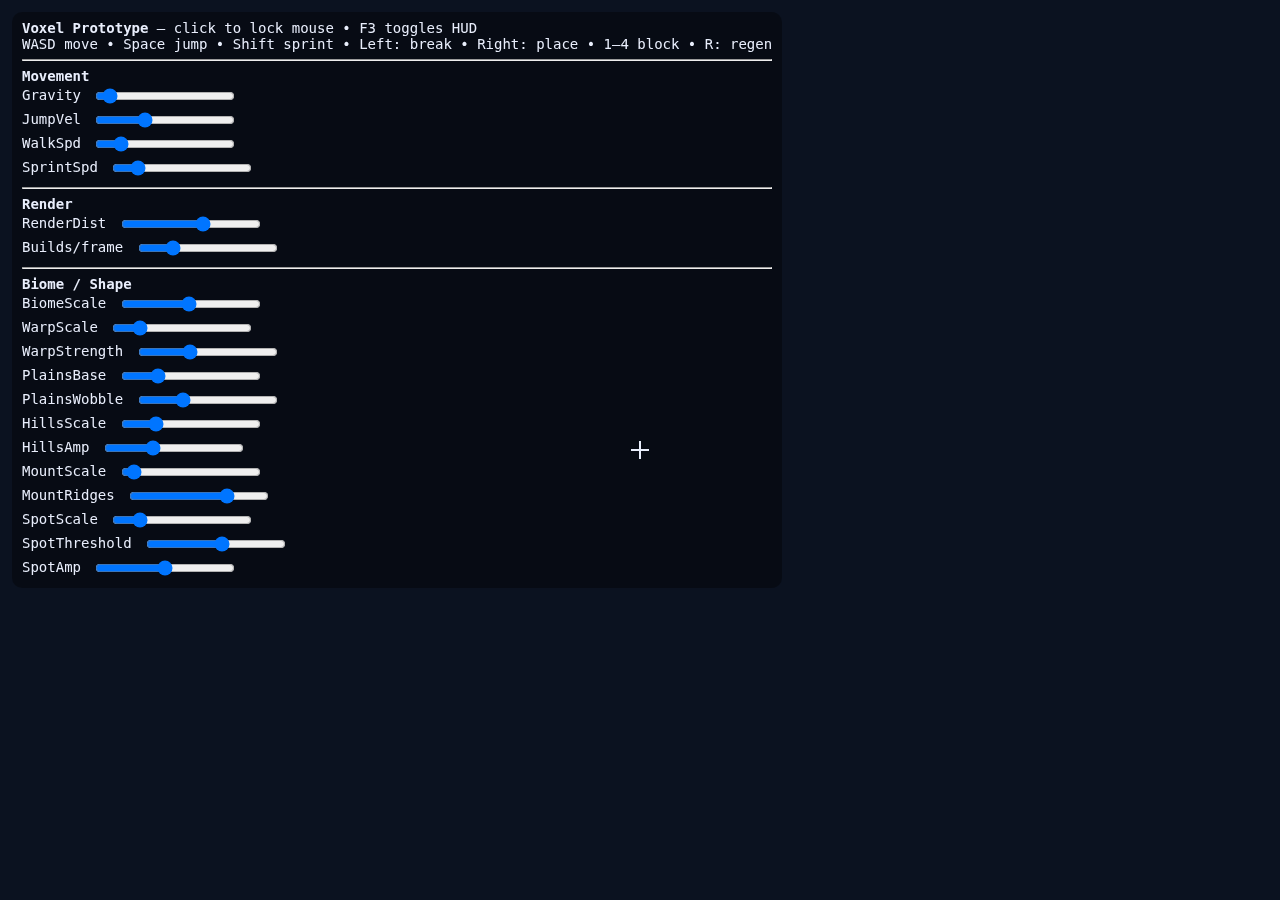
<file: 3Dgame/index.html>
<!doctype html>
<html lang="en">
<head>
  <meta charset="utf-8" />
  <meta name="viewport" content="width=device-width, initial-scale=1" />
  <title>Web Voxel Prototype (Textured, No Sky)</title>
  <style>
    html, body { margin:0; height:100%; background:#0b1220; overflow:hidden; }
    #hud {
      position: fixed; top: 12px; left: 12px;
      font: 14px ui-monospace, Consolas, monospace; color: #e9eefc;
      background: rgba(0,0,0,.35); padding: 8px 10px; border-radius: 10px;
      user-select: none; max-height: 95vh; overflow-y: auto; width: max-content;
    }
    #hud input[type=range]{ width: 140px; vertical-align: middle; margin: 4px 6px; }
    #cross { position: fixed; top: 50%; left: 50%; width: 18px; height: 18px; margin: -9px 0 0 -9px; pointer-events: none; }
    #cross:before, #cross:after { content: ""; position: absolute; background: #e9eefc; }
    #cross:before { left: 8px; top: 0; width: 2px; height: 18px; }
    #cross:after  { top: 8px; left: 0; height: 2px; width: 18px; }
  </style>
</head>
<body>
  <div id="hud">
    <div><b>Voxel Prototype</b> — click to lock mouse • F3 toggles HUD</div>
    <div>WASD move • Space jump • Shift sprint • Left: break • Right: place • 1–4 block • R: regen</div>
    <div id="info"></div>

    <hr>
    <b>Movement</b><br>
    Gravity <input id="gSlider" type="range" min="-20" max="0" step="0.1" value="-19"> <span id="gVal"></span><br>
    JumpVel <input id="jSlider" type="range" min="0" max="20" step="0.1" value="6.7"> <span id="jVal"></span><br>
    WalkSpd <input id="wSlider" type="range" min="0" max="500" step="1" value="70"> <span id="wVal"></span><br>
    SprintSpd <input id="sSlider" type="range" min="0" max="700" step="1" value="100"> <span id="sVal"></span><br>

    <hr>
    <b>Render</b><br>
    RenderDist <input id="rSlider" type="range" min="0" max="10" step="1" value="6"> <span id="rVal"></span><br>
    Builds/frame <input id="bSlider" type="range" min="1" max="24" step="1" value="6"> <span id="bVal"></span><br>

    <hr>
    <b>Biome / Shape</b><br>
    BiomeScale <input id="biomeSlider" type="range" min="0.0005" max="0.02" step="0.0001" value="0.0100"> <span id="biomeVal"></span><br>
    WarpScale <input id="warpScaleSlider" type="range" min="0.005" max="0.05" step="0.001" value="0.012"> <span id="warpScaleVal"></span><br>
    WarpStrength <input id="warpStrengthSlider" type="range" min="0" max="50" step="1" value="18"> <span id="warpStrengthVal"></span><br>

    PlainsBase <input id="plainsBaseSlider" type="range" min="0" max="140" step="1" value="33"> <span id="plainsBaseVal"></span><br>
    PlainsWobble <input id="plainsWobbleSlider" type="range" min="0" max="10" step="0.1" value="3.0"> <span id="plainsWobbleVal"></span><br>

    HillsScale <input id="hillsScaleSlider" type="range" min="0.005" max="0.05" step="0.001" value="0.015"> <span id="hillsScaleVal"></span><br>
    HillsAmp <input id="hillsAmpSlider" type="range" min="0" max="60" step="1" value="20"> <span id="hillsAmpVal"></span><br>

    MountScale <input id="mountScaleSlider" type="range" min="0.003" max="0.05" step="0.001" value="0.005"> <span id="mountScaleVal"></span><br>
    MountRidges <input id="mountRidgesSlider" type="range" min="10" max="300" step="1" value="220"> <span id="mountRidgesVal"></span><br>

    SpotScale <input id="spotScaleSlider" type="range" min="0.005" max="0.05" step="0.001" value="0.012"> <span id="spotScaleVal"></span><br>
    SpotThreshold <input id="spotThresholdSlider" type="range" min="0" max="1" step="0.01" value="0.55"> <span id="spotThresholdVal"></span><br>
    SpotAmp <input id="spotAmpSlider" type="range" min="0" max="60" step="1" value="30"> <span id="spotAmpVal"></span><br>

  </div>

  <div id="cross"></div>

  <script type="module">
    import * as THREE from "https://esm.sh/three@0.160.0";
    import { Sky }   from "https://esm.sh/three@0.160.0/examples/jsm/objects/Sky.js";



    // Physics (per-second)
    let GRAVITY  = -19;  // was -0.027 * 60
    let JUMP_VEL =  6.7;   // was  0.14  * 60

    // Horizontal accel (per-second). With DRAG=6 these settle to ~a/DRAG speed.
    let WALK     = 70;     // -> ~4.5 units/s cruise (27 / 6)
    let SPRINT   = 100;     // -> ~7.5 units/s cruise (45 / 6)


    // friction
    let FRICTION_GROUND = 0.86;
    let FRICTION_AIR    = 0.89;

    // --- Biome & shape tuning ---
    let BIOME_SCALE     = 0.0100;
    let WARP_SCALE      = 0.012;
    let WARP_STRENGTH   = 18.0;

    // Plains
    let PLAINS_BASE     = 33;
    let PLAINS_WOBBLE   = 3.0;

    // Hills
    let HILLS_SCALE     = 0.015;
    let HILLS_AMP       = 20;

    // Mountains (ridged)
    let MOUNT_SCALE     = 0.005;
    let MOUNT_RIDGES    = 220;

    // “Hilly patches”
    let SPOT_SCALE      = 0.012;
    let SPOT_THRESHOLD  = 0.55;
    let SPOT_AMPLITUDE  = 30;

    // World management
    let GRID_RADIUS = 8;
    let BUILDS_PER_FRAME = 8;

    // backup shaping (unused in terrain formula but kept for sliders)
    let MASK_SCALE   = 0.001;
    let HILL_SCALE   = 0.020;
    let DETAIL_SCALE = 0.080;
    let MOUNT_AMP    = 5;

    /* ===== Config ===== */
    const CHUNK = { X:16, Y:256, Z:16 };
    const BLOCK = { AIR:0, STONE:1, GRASS:2, DIRT:3, GLASS:4, LOG:5, LEAVES:6};
    let CURRENT_BLOCK = BLOCK.STONE;
    const BLOCK_TRANSPARENT = {
      [BLOCK.AIR]: true,
      [BLOCK.LEAVES]: true,
      [BLOCK.GLASS]: true,
    };

    /* ===== Scene ===== */
    const scene = new THREE.Scene();
    const camera = new THREE.PerspectiveCamera(75, innerWidth/innerHeight, 0.1, 3000);
    const renderer = new THREE.WebGLRenderer({ antialias:true, powerPreference:"high-performance" });
    renderer.setSize(innerWidth, innerHeight);
    renderer.setPixelRatio(devicePixelRatio);
    if (renderer.outputColorSpace !== undefined) renderer.outputColorSpace = THREE.SRGBColorSpace;
    document.body.appendChild(renderer.domElement);
    // Enable shadows globally
    renderer.shadowMap.enabled = true;
    renderer.shadowMap.type = THREE.PCFSoftShadowMap; // nice soft shadows

//sky
    // Sky dome
    const sky = new Sky();
    sky.scale.setScalar(450000);
    scene.add(sky);

    // Render sky behind everything (don’t touch depth)
    sky.material.depthWrite = false;
    sky.material.depthTest  = false;
    sky.renderOrder = -1;

    // Sky uniforms
    const skyUniforms = sky.material.uniforms;
    skyUniforms.turbidity.value = 10;
    skyUniforms.rayleigh.value = 2;
    skyUniforms.mieCoefficient.value = 0.005;
    skyUniforms.mieDirectionalG.value = 0.8;

    // --- Sun (directional light with shadows) ---
    const sunLight = new THREE.DirectionalLight(0xffffff, 1.05);
    sunLight.castShadow = true;
    scene.add(sunLight);

    // Shadow quality / coverage
    sunLight.shadow.mapSize.set(512, 512);   // 1024..4096; higher = sharper, slower
    sunLight.shadow.camera.near = 0.5;
    sunLight.shadow.camera.far  = 1500;
    // Shadow camera bounds (large square over world)
    const SHADOW_RADIUS = 150;
    sunLight.shadow.camera.left   = -SHADOW_RADIUS;
    sunLight.shadow.camera.right  =  SHADOW_RADIUS;
    sunLight.shadow.camera.top    =  SHADOW_RADIUS;
    sunLight.shadow.camera.bottom = -SHADOW_RADIUS;
    // Acne tweaks
    sunLight.shadow.bias = -0.00025;
    sunLight.shadow.normalBias = 0.35;

    // Target (light looks at this object)
    const sunTarget = new THREE.Object3D();
    scene.add(sunTarget);
    sunLight.target = sunTarget;

    // Sun position helper (keeps sky + light in sync)
    const sun = new THREE.Vector3();
    function setSun(elevationDeg = 45, azimuthDeg = 180) {
      const phi = THREE.MathUtils.degToRad(90 - elevationDeg); // elevation
      const theta = THREE.MathUtils.degToRad(azimuthDeg);      // azimuth
      sun.setFromSphericalCoords(1, phi, theta);
    
      // update sky
      skyUniforms.sunPosition.value.copy(sun);
    
      // place directional light far in the sun direction
      const sunDir = sun.clone().normalize();
      sunLight.position.copy(sunDir).multiplyScalar(800);
    
      // look at world origin (or move target to your player if you prefer)
      sunTarget.position.set(0, 0, 0);
      sunLight.target.updateMatrixWorld();
    }
    setSun(45, 180); // midday by default
//sky
    const EPS_PLACEMENT = 1e-3; // small gap so touching faces are allowed

    function playerAABB() {
      const half = player.size.clone().multiplyScalar(0.5);
      return {
        min: player.pos.clone().sub(half),
        max: player.pos.clone().add(half),
      };
    }

    function blockAABB(x, y, z) {
      return {
        min: new THREE.Vector3(x, y, z),
        max: new THREE.Vector3(x + 1, y + 1, z + 1),
      };
    }

    function aabbOverlap(a, b, eps = 0) {
      // strict overlap check (not counting just-touching faces as overlap)
      return (
        a.min.x < b.max.x - eps && a.max.x > b.min.x + eps &&
        a.min.y < b.max.y - eps && a.max.y > b.min.y + eps &&
        a.min.z < b.max.z - eps && a.max.z > b.min.z + eps
      );
    }
    // Seeded RNG
    function mulberry32(seed){
      return function(){
        let t = seed += 0x6D2B79F5;
        t = Math.imul(t ^ (t >>> 15), t | 1);
        t ^= t + Math.imul(t ^ (t >>> 7), t | 61);
        return ((t ^ (t >>> 14)) >>> 0) / 4294967296;
      };
    }
    // --- Chunk array helpers (no methods on chunk needed) ---
    function cIdx(x,y,z){ return x + CHUNK.X*(z + CHUNK.Z*y); }
      
    function cGet(c, x,y,z){
      if (x<0||x>=CHUNK.X||y<0||y>=CHUNK.Y||z<0||z>=CHUNK.Z) return BLOCK.AIR;
      return c.blocks[cIdx(x,y,z)];
    }
    function cSet(c, x,y,z, v){
      if (x<0||x>=CHUNK.X||y<0||y>=CHUNK.Y||z<0||z>=CHUNK.Z) return;
      c.blocks[cIdx(x,y,z)] = v;
    }
    
    function placeTree(vox, x, y, z, rng){
      // trunk
      const h = 4 + Math.floor(rng()*3); // 4..6
      for (let i=0;i<h;i++){
        vox.set(x, y+i, z, BLOCK.LOG);
      }
    
      // leaves: a round-ish blob centered near top
      const topY = y + h - 1;
      const R = 2; // radius
      for (let dx=-R; dx<=R; dx++){
        for (let dy=-R; dy<=R; dy++){
          for (let dz=-R; dz<=R; dz++){
            const ax = x+dx, ay = topY+dy, az = z+dz;
            const d2 = dx*dx + dy*dy + dz*dz;
            // hollow out corners a bit so it looks nicer
            if (d2 <= 3 + (rng()<0.2?0:1)) {
              // don’t overwrite trunk
              if (!(dx===0 && dz===0 && dy<=0 && dy>=-h)) {
                // avoid replacing solid terrain (optional)
                if (vox.get(ax,ay,az) === BLOCK.AIR) {
                  vox.set(ax,ay,az, BLOCK.LEAVES);
                }
              }
            }
          }
        }
      }
    }


    function wouldCollideWithPlayer(x, y, z) {
      const pa = playerAABB();
      const ba = blockAABB(x, y, z);
      return aabbOverlap(pa, ba, EPS_PLACEMENT);
    }

    // Background gradient + fog (no Sky shader)
    function makeSkyGradient(top="#87CEEB", bottom="#FFFFFF") {
      const size = 512;
      const canvas = document.createElement("canvas");
      canvas.width = 1; canvas.height = size;
      const ctx = canvas.getContext("2d");
      const grad = ctx.createLinearGradient(0,0,0,size);
      grad.addColorStop(0, top);
      grad.addColorStop(1, bottom);
      ctx.fillStyle = grad;
      ctx.fillRect(0,0,1,size);
      return new THREE.CanvasTexture(canvas);
    }
    //scene.background = makeSkyGradient("#87CEEB", "#FFFFFF");
    scene.fog = new THREE.Fog(0x87CEEB, 80, 600);

    // Lights
    scene.add(new THREE.HemisphereLight(0xcfe8ff, 0x7aa0b8, 0.85));
    const amb = new THREE.AmbientLight(0xffffff, 0.15); // 10–20% is enough
    scene.add(amb);
    const dir = new THREE.DirectionalLight(0xffffff, 0.6);
    dir.position.set(0.7,1,0.4); scene.add(dir);

    const info = document.getElementById("info");

    /* ===== Texture atlas =====
       Put atlas.png in same folder. Assumed 16x16 tiles; change TILES if different.
       Tile assignments:
         stone: (0,0)
         dirt:  (1,0)
         grass: top(2,0) side(3,0) bottom(1,0)
         glass: (0,1)  (adjust if yours is elsewhere)
    */
    const atlas = new THREE.TextureLoader().load("atlas.png",
      () => console.log("[atlas] loaded", atlas.image?.width, "x", atlas.image?.height),
      undefined,
      (err) => console.error("[atlas] FAILED to load", err)
    );
    atlas.flipY = false;
    atlas.magFilter = THREE.NearestFilter;
    atlas.minFilter = THREE.NearestFilter; // simple & safe
    atlas.wrapS = THREE.ClampToEdgeWrapping;
    atlas.wrapT = THREE.ClampToEdgeWrapping;
    if (atlas.colorSpace !== undefined) atlas.colorSpace = THREE.SRGBColorSpace;

    let CHUNK_MAT = new THREE.MeshLambertMaterial({ map: atlas, fog: true });

    // Tiles (4x4 atlas)
    const TILES_X = 4, TILES_Y = 4;
    function tileUV(tx, ty){
      const su = 1 / TILES_X, sv = 1 / TILES_Y;
      // tiny inset to avoid bleeding
      const safeW = (atlas.image?.width  || 128);
      const safeH = (atlas.image?.height || 128);
      const insetU = 0.5 / safeW;
      const insetV = 0.5 / safeH;
      const u0 = tx*su + insetU, v0 = ty*sv + insetV;
      const u1 = (tx+1)*su - insetU, v1 = (ty+1)*sv - insetV;
      return { u0, v0, u1, v1 };
    }
    const UV_TILES = {
      STONE:      tileUV(0,0),
      GRASS_TOP:  tileUV(2,0),
      GRASS_SIDE: tileUV(3,0),
      DIRT:       tileUV(1,0),
      GLASS:      tileUV(0,1),
      LOG:        tileUV(1,1),
      LEAVES:     tileUV(2,1)
    };
    function uvFor(blockId, faceDir){
      if (blockId === BLOCK.STONE) return UV_TILES.STONE;
      if (blockId === BLOCK.DIRT)  return UV_TILES.DIRT;
      if (blockId === BLOCK.GLASS) return UV_TILES.GLASS;
      if (blockId === BLOCK.GRASS){
        if (faceDir === 2) return UV_TILES.GRASS_TOP;  // +Y
        if (faceDir === 3) return UV_TILES.DIRT;       // -Y
        return UV_TILES.GRASS_SIDE;                    // sides
      }
      if (blockId === BLOCK.LOG) return UV_TILES.LOG;
      if (blockId === BLOCK.LEAVES) return UV_TILES.LEAVES;
      return UV_TILES.STONE;
    }

    /* ===== Input ===== */
    const keys = new Set();
    let pointerLocked = false;
    let yaw = 0, pitch = 0;
    let hudVisible = true;

    addEventListener("resize", () => {
      camera.aspect = innerWidth/innerHeight;
      camera.updateProjectionMatrix();
      renderer.setSize(innerWidth, innerHeight);
    });
    document.body.addEventListener("click", () => {
      if (!pointerLocked) renderer.domElement.requestPointerLock();
    });
    document.addEventListener("pointerlockchange", () => {
      pointerLocked = (document.pointerLockElement === renderer.domElement);
    });
    document.addEventListener("mousemove", (e) => {
      if (!pointerLocked) return;
      const sens = 0.0025, MAX_D = 80;
      const dx = Math.max(-MAX_D, Math.min(MAX_D, e.movementX||0));
      const dy = Math.max(-MAX_D, Math.min(MAX_D, e.movementY||0));
      yaw   -= dx * sens;
      pitch -= dy * sens;
      pitch = Math.max(-Math.PI/2+0.001, Math.min(Math.PI/2-0.001, pitch));
    });
    addEventListener("keydown", (e) => {
      const k = e.key.toLowerCase();
      keys.add(k);

      if (k === "f3") {
        hudVisible = !hudVisible;
        document.getElementById("hud").style.display = hudVisible ? "block" : "none";
        e.preventDefault(); e.stopPropagation();
        return;
      }

      if (k==="1") CURRENT_BLOCK=BLOCK.STONE;
      if (k==="2") CURRENT_BLOCK=BLOCK.GRASS;
      if (k==="3") CURRENT_BLOCK=BLOCK.DIRT;
      if (k==="4") CURRENT_BLOCK=BLOCK.GLASS;
      if (k==="5") CURRENT_BLOCK=BLOCK.LOG;
      if (k==="6") CURRENT_BLOCK=BLOCK.LEAVES;
      if (k==="r") regenAll();
    });
    addEventListener("keyup", (e) => keys.delete(e.key.toLowerCase()));
    addEventListener("contextmenu", (e) => e.preventDefault());

    /* ===== Slider bindings ===== */
    const bind = (id, setter, fmt=(v)=>v)=> {
      const el = document.getElementById(id);
      const out = document.getElementById(id.replace("Slider","Val"));
      const sync = ()=> { if(out) out.textContent = fmt(el.value); };
      el.addEventListener("input", (e)=>{ setter(parseFloat(e.target.value)); regenAll(); sync(); });
      sync();
    };
    bind("gSlider",   v => GRAVITY=v);
    bind("jSlider",   v => JUMP_VEL=v);
    bind("wSlider",   v => WALK=v);
    bind("sSlider",   v => SPRINT=v);
    bind("rSlider",   v => { GRID_RADIUS = v|0; scheduleGridRefresh(); }, v=>v|0);
    bind("bSlider",   v => { BUILDS_PER_FRAME = v|0; }, v=>v|0);
    bind("biomeSlider",     v => { BIOME_SCALE = v; }, v=> (+v).toFixed(4));
    bind("warpScaleSlider", v => { WARP_SCALE = v; }, v=> (+v).toFixed(3));
    bind("warpStrengthSlider", v => { WARP_STRENGTH = v; }, v=> v|0);
    bind("plainsBaseSlider",   v => { PLAINS_BASE = v; }, v=> v|0);
    bind("plainsWobbleSlider", v => { PLAINS_WOBBLE = v; }, v=> (+v).toFixed(1));
    bind("hillsScaleSlider", v => { HILLS_SCALE = v; }, v=> (+v).toFixed(3));
    bind("hillsAmpSlider",   v => { HILLS_AMP = v; }, v=> v|0);
    bind("mountScaleSlider",  v => { MOUNT_SCALE = v; }, v=> (+v).toFixed(3));
    bind("mountRidgesSlider", v => { MOUNT_RIDGES = v; }, v=> v|0);
    bind("spotScaleSlider",     v => { SPOT_SCALE = v; }, v=> (+v).toFixed(3));
    bind("spotThresholdSlider", v => { SPOT_THRESHOLD = v; }, v=> (+v).toFixed(2));
    bind("spotAmpSlider",       v => { SPOT_AMPLITUDE = v; }, v=> v|0);

    /* ===== Noise ===== */
    function hash2i(x, y) {
      let h = x*374761393 + y*668265263;
      h = (h ^ (h>>13)) * 1274126177;
      return (h>>>0)/0xffffffff;
    }
    const smoothstep = t => t*t*(3-2*t);
    function valueNoise2(x,y){
      const xi=Math.floor(x), yi=Math.floor(y);
      const tx=x-xi, ty=y-yi;
      const a=hash2i(xi,yi), b=hash2i(xi+1,yi), c=hash2i(xi,yi+1), d=hash2i(xi+1,yi+1);
      const sx=smoothstep(tx), sy=smoothstep(ty);
      const u=a+(b-a)*sx, v=c+(d-c)*sx;
      return u+(v-u)*sy;
    }
    function fbm2(x,y){
      let amp=1,freq=1,sum=0,norm=0;
      for(let i=0;i<4;i++){
        sum+=valueNoise2(x*freq,y*freq)*amp;
        norm+=amp; amp*=0.5; freq*=2;
      }
      return sum/norm;
    }
    function ridged(x, y, octaves=4){
      let amp=1, freq=1, sum=0, norm=0;
      for(let i=0;i<octaves;i++){
        const r = 1.0 - Math.abs(0.5 - fbm2(x*freq, y*freq)) * 2.0;
        sum += r * amp;
        norm += amp;
        amp *= 0.5;
        freq *= 2.0;
      }
      return sum / norm;
    }
    function warp2(x, y){
      const wx = fbm2(x*WARP_SCALE*2.13, y*WARP_SCALE*0.91);
      const wy = fbm2(x*WARP_SCALE*1.31, y*WARP_SCALE*1.73);
      return { x: x + (wx-0.5)*2*WARP_STRENGTH, y: y + (wy-0.5)*2*WARP_STRENGTH };
    }
    function sstep(a,b,t){ const u=Math.max(0,Math.min(1,(t-a)/(b-a))); return u*u*(3-2*u); }
    function sampleTerrain(wx, wz) {
      const w = warp2(wx, wz); const x = w.x, y = w.y;
      const biomeN = fbm2(x*BIOME_SCALE, y*BIOME_SCALE);
      const tPlains    = sstep(0.00, 0.35, biomeN);
      const tHills     = sstep(0.30, 0.65, biomeN);
      const tMountains = sstep(0.55, 0.95, biomeN);
      const wSum = tPlains + tHills + tMountains + 1e-6;
      const bP = tPlains/wSum, bH=tHills/wSum, bM=tMountains/wSum;
      const plains = PLAINS_BASE + (fbm2(x*0.03, y*0.03)-0.5)*2*PLAINS_WOBBLE;
      const hills  = PLAINS_BASE + 3 + fbm2(x*HILLS_SCALE, y*HILLS_SCALE)*HILLS_AMP;
      const mountains = PLAINS_BASE + 6 + ridged(x*MOUNT_SCALE, y*MOUNT_SCALE)*MOUNT_RIDGES;
      let h = bP*plains + bH*hills + bM*mountains;
      const spot = fbm2(x*SPOT_SCALE, y*SPOT_SCALE);
      if (spot > SPOT_THRESHOLD){
        const k = (spot - SPOT_THRESHOLD) / (1 - SPOT_THRESHOLD);
        const spotWeight = bP*1.0 + bH*0.6;
        h += k * SPOT_AMPLITUDE * spotWeight;
      }
      return Math.floor(h);
    }
    const FLAT_WORLD_Y = null;

    /* ===== World ===== */
    class Chunk {
      constructor(cx,cz){
        this.cx=cx; this.cz=cz;
        this.blocks=new Uint8Array(CHUNK.X*CHUNK.Y*CHUNK.Z);
        this.mesh=null;
        this.generated=false;
        this.dirty=false;
      }
    }
    const chunks = new Map();
    window.chunks = chunks; // optional debug
    const buildQueue = [];
    const key = (cx,cz)=>`${cx},${cz}`;
    const idx = (x,y,z)=> x + CHUNK.X*(z + CHUNK.Z*y);

    function generateChunk(c){
      if(c.generated) return;
      const baseX=c.cx*CHUNK.X, baseZ=c.cz*CHUNK.Z;
      for(let z=0;z<CHUNK.Z;z++){
        for(let x=0;x<CHUNK.X;x++){
          const wx=baseX+x, wz=baseZ+z;
          const hRaw = FLAT_WORLD_Y ?? sampleTerrain(wx,wz);
          const h = Math.max(1, Math.min(CHUNK.Y - 2, hRaw));
          for(let y=0;y<CHUNK.Y;y++){
            let id=BLOCK.AIR;
            if(y===h) id=BLOCK.GRASS;
            else if(y<h-3) id=BLOCK.STONE;
            else if(y<h) id=BLOCK.DIRT;
            c.blocks[idx(x,y,z)]=id;
          }
        }
      }
      // decorate this chunk with trees
      decorateChunkTrees(c, 12345 /* world seed */, fbm2);
      c.generated=true;
      c.dirty=true;
      enqueueBuild(c);
      markNeighborsDirty(c.cx, c.cz); // keep borders fresh
    }

    function shouldDrawFace(cur, neighbor){
      if (neighbor === BLOCK.AIR) return true;
      if (neighbor === BLOCK.GLASS && cur !== BLOCK.GLASS) return true;
      return false;
    }

    function neighborBlock(c,x,y,z,dir){
      let nx=x,ny=y,nz=z,cx=c.cx,cz=c.cz;
      if(dir===0)nx++; if(dir===1)nx--;
      if(dir===2)ny++; if(dir===3)ny--;
      if(dir===4)nz++; if(dir===5)nz--;
      if(ny<0||ny>=CHUNK.Y) return BLOCK.AIR;
      if(nx<0){cx--;nx+=CHUNK.X;}
      if(nx>=CHUNK.X){cx++;nx-=CHUNK.X;}
      if(nz<0){cz--;nz+=CHUNK.Z;}
      if(nz>=CHUNK.Z){cz++;nz-=CHUNK.Z;}
      const nc=chunks.get(key(cx,cz));
      if(!nc||!nc.generated) return BLOCK.AIR;
      return nc.blocks[idx(nx,ny,nz)];
    }
    // Biome-aware, defensive, local-only
    // Biome-aware trees using fbm2 that returns 0..1
    function decorateChunkTrees(chunk, worldSeed, noise2D){
      const { cx, cz } = chunk;
      const wx0 = cx * CHUNK.X, wz0 = cz * CHUNK.Z;
    
      // per-chunk RNG
      const rng = mulberry32((worldSeed ^ (cx*73856093) ^ (cz*19349663)) >>> 0);
    
      // ---- 1) Biome mask (low frequency, big regions) ----
      const BIOME_SCALE = 0.005;              // smaller => bigger regions
      let biome01 = noise2D(wx0 * BIOME_SCALE, wz0 * BIOME_SCALE); // 0..1
      if (!Number.isFinite(biome01)) biome01 = 0.5;
    
      // classify
      let targetTrees;     // how many trees to try in this chunk
      let densThreshold;   // column acceptance threshold (0..1)
      let sampleProb;      // how many columns we even test
    
      if (biome01 > 0.62) {               // FOREST
        targetTrees   = 10 + Math.floor(biome01 * 6); // 10..16
        densThreshold = 0.45;                          // permissive
        sampleProb    = 0.45;                          // scan many columns
      } else if (biome01 < 0.38) {        // PLAINS
        // ≈ 1 chunk out of 4 gets a single tree
        const gate = (((cx*92837111) ^ (cz*689287499) ^ worldSeed) & 3) === 0;
        targetTrees   = gate ? 1 : 0;
        densThreshold = 0.85;
        sampleProb    = gate ? 0.15 : 0.0;
      } else {                            // TRANSITION
        targetTrees   = 3;
        densThreshold = 0.65;
        sampleProb    = 0.25;
      }
      if (targetTrees <= 0 || sampleProb <= 0) return;
    
      // ---- 2) Scan positions strictly inside this chunk ----
      const pad = 2;
      let placed = 0;
    
      // slight random offsets to avoid grid look
      const sx = pad + Math.floor(rng()*3);
      const sz = pad + Math.floor(rng()*3);
    
      for (let lz = sz; lz < CHUNK.Z - pad && placed < targetTrees; lz++){
        for (let lx = sx; lx < CHUNK.X - pad && placed < targetTrees; lx++){
          if (rng() > sampleProb) continue;
        
          const wx = wx0 + lx, wz = wz0 + lz;
        
          // local density noise (higher freq than biome), 0..1
          let dens01 = noise2D(wx * 0.02, wz * 0.02);
          if (!Number.isFinite(dens01)) dens01 = 0.5;
          if (dens01 < densThreshold) continue;
        
          // find top
          let yTop = -1;
          for (let y = CHUNK.Y-2; y >= 1; y--){
            if (cGet(chunk, lx, y, lz) !== BLOCK.AIR){ yTop = y; break; }
          }
          if (yTop < 0) continue;
        
          // must be grass surface with air above
          if (cGet(chunk, lx, yTop,   lz) !== BLOCK.GRASS) continue;
          if (cGet(chunk, lx, yTop+1, lz) !== BLOCK.AIR)   continue;
        
          // gentle slope check within this chunk
          const topIn = (qx,qz)=>{
            if (qx<0||qx>=CHUNK.X||qz<0||qz>=CHUNK.Z) return yTop;
            for (let yy=CHUNK.Y-2; yy>=1; yy--) if (cGet(chunk,qx,yy,qz)!==BLOCK.AIR) return yy;
            return yTop;
          };
          const a = topIn(lx-1,lz), b = topIn(lx+1,lz), c = topIn(lx,lz-1), d = topIn(lx,lz+1);
          if (Math.max(a,b,c,d) - Math.min(a,b,c,d) > 2) continue;
        
          // place tree (local-only; uses cSet/cGet)
          placeTreeLocal(chunk, lx, yTop+1, lz, rng);
          placed++;
        }
      }
    }

    // Place ONE tree strictly inside this chunk (no cross-border writes)
    function placeTreeLocal(chunk, lx, y, lz, rng){
      const LOG = BLOCK.LOG ?? 5;
      const LEAVES = BLOCK.LEAVES ?? 6;
    
      const h = 4 + Math.floor(rng()*3); // trunk 4..6
    
      // trunk
      for (let i=0; i<h; i++){
        const yy = y + i;
        if (yy<=0 || yy>=CHUNK.Y) break;
        cSet(chunk, lx, yy, lz, LOG);
      }
    
      // canopy
      const topY = y + h - 1;
      const R = 2;
      for (let dx=-R; dx<=R; dx++){
        for (let dy=-R; dy<=R; dy++){
          for (let dz=-R; dz<=R; dz++){
            const ax = lx+dx, ay = topY+dy, az = lz+dz;
            if (ax<0||ax>=CHUNK.X||az<0||az>=CHUNK.Z) continue; // stay inside
            if (ay<=0||ay>=CHUNK.Y) continue;
            const d2 = dx*dx + dy*dy + dz*dz;
            if (d2 <= 3 + (rng()<0.2?0:1)){
              if (!(dx===0 && dz===0 && dy<=0)){                // don't overwrite trunk core
                if (cGet(chunk, ax,ay,az) === BLOCK.AIR){
                  cSet(chunk, ax,ay,az, LEAVES);
                }
              }
            }
          }
        }
      }
    }

    function columnTop(chunk, lx, lz){
      if (lx<0||lx>=CHUNK.X||lz<0||lz>=CHUNK.Z) return -9999;
      for (let y = CHUNK.Y-2; y>=1; y--){
        if (chunk.get(lx,y,lz) !== BLOCK.AIR) return y;
      }
      return -9999;
    }

    function enqueueBuild(ch){ if (!buildQueue.includes(ch)) buildQueue.push(ch); }
    function buildMesh(c){
      if (!c.dirty) return;
      c.dirty = false;
      if(c.mesh){
        scene.remove(c.mesh);
        c.mesh.geometry.dispose();
        c.mesh.castShadow = true;
        c.mesh.receiveShadow = true;

        // DO NOT dispose shared material
        // c.mesh.material.dispose?.();
        c.mesh = null;
      }
    
      const pos=[], norm=[], uv=[];
      const baseX=c.cx*CHUNK.X, baseZ=c.cz*CHUNK.Z;
    
      const pushTri=(a,b,cpt,n,rect)=>{
        pos.push(a.x,a.y,a.z, b.x,b.y,b.z, cpt.x,cpt.y,cpt.z);
        norm.push(n.x,n.y,n.z, n.x,n.y,n.z, n.x,n.y,n.z);
        uv.push(rect.u0,rect.v0,  rect.u1,rect.v0,  rect.u1,rect.v1);
      };
      const pushQuad=(p0,p1,p2,p3,n,rect)=>{
        pushTri(p0,p1,p2,n,rect);
        pos.push(p0.x,p0.y,p0.z, p2.x,p2.y,p2.z, p3.x,p3.y,p3.z);
        norm.push(n.x,n.y,n.z,   n.x,n.y,n.z,   n.x,n.y,n.z);
        uv.push(rect.u0,rect.v0, rect.u1,rect.v1, rect.u0,rect.v1);
      };
    
      const addFace=(x,y,z,dir,blockId)=>{
        const bx=baseX+x, by=y, bz=baseZ+z;
        const rect = uvFor(blockId, dir);
        switch(dir){
          case 0:
            pushQuad(
              new THREE.Vector3(bx+1,by,  bz),
              new THREE.Vector3(bx+1,by+1,bz),
              new THREE.Vector3(bx+1,by+1,bz+1),
              new THREE.Vector3(bx+1,by,  bz+1),
              new THREE.Vector3(1,0,0), rect); break;
          case 1:
            pushQuad(
              new THREE.Vector3(bx,by,  bz+1),
              new THREE.Vector3(bx,by+1,bz+1),
              new THREE.Vector3(bx,by+1,bz),
              new THREE.Vector3(bx,by,  bz),
              new THREE.Vector3(-1,0,0), rect); break;
          case 2:
            pushQuad(
              new THREE.Vector3(bx,  by+1,bz),
              new THREE.Vector3(bx,  by+1,bz+1),
              new THREE.Vector3(bx+1,by+1,bz+1),
              new THREE.Vector3(bx+1,by+1,bz),
              new THREE.Vector3(0,1,0), rect); break;
          case 3:
            pushQuad(
              new THREE.Vector3(bx,  by,  bz+1),
              new THREE.Vector3(bx,  by,  bz),
              new THREE.Vector3(bx+1,by,  bz),
              new THREE.Vector3(bx+1,by,  bz+1),
              new THREE.Vector3(0,-1,0), rect); break;
          case 4:
            pushQuad(
              new THREE.Vector3(bx+1,by,  bz+1),
              new THREE.Vector3(bx+1,by+1,bz+1),
              new THREE.Vector3(bx,  by+1,bz+1),
              new THREE.Vector3(bx,  by,  bz+1),
              new THREE.Vector3(0,0,1), rect); break;
          case 5:
            pushQuad(
              new THREE.Vector3(bx,  by,  bz),
              new THREE.Vector3(bx,  by+1,bz),
              new THREE.Vector3(bx+1,by+1,bz),
              new THREE.Vector3(bx+1,by,  bz),
              new THREE.Vector3(0,0,-1), rect); break;
        }
      };
    
      for(let y=0;y<CHUNK.Y;y++){
        for(let z=0;z<CHUNK.Z;z++){
          for(let x=0;x<CHUNK.X;x++){
            const id=c.blocks[idx(x,y,z)];
            if(id===BLOCK.AIR) continue;
            for(let d=0;d<6;d++){
              const nb=neighborBlock(c,x,y,z,d);
              if (shouldDrawFace(id, nb)) addFace(x,y,z,d,id);
            }
          }
        }
      }
    
      const geom=new THREE.BufferGeometry();
      geom.setAttribute("position",new THREE.Float32BufferAttribute(pos,3));
      geom.setAttribute("normal",new THREE.Float32BufferAttribute(norm,3));
      geom.setAttribute("uv",new THREE.Float32BufferAttribute(uv,2));
      geom.computeBoundingSphere();
    
      c.mesh=new THREE.Mesh(geom, CHUNK_MAT);
      c.mesh.castShadow = true;
      c.mesh.receiveShadow = true;
      scene.add(c.mesh);
    }


    /* ===== World management ===== */
    let lastChunkX = Infinity, lastChunkZ = Infinity;
    function ensureChunk(cx,cz){
      const k = key(cx,cz);
      let ch = chunks.get(k);
      if(!ch){ ch=new Chunk(cx,cz); chunks.set(k,ch); }
      if(!ch.generated) generateChunk(ch);
      return ch;
    }
    function scheduleGridRefresh(){ lastChunkX = Infinity; lastChunkZ = Infinity; }
    function updateVisibleGridIfNeeded(wx,wz){
      const pcx=Math.floor(wx/CHUNK.X), pcz=Math.floor(wz/CHUNK.Z);
      if (pcx === lastChunkX && pcz === lastChunkZ) return;
      lastChunkX = pcx; lastChunkZ = pcz;
      for(let dz=-GRID_RADIUS;dz<=GRID_RADIUS;dz++){
        for(let dx=-GRID_RADIUS;dx<=GRID_RADIUS;dx++){
          const ch = ensureChunk(pcx+dx, pcz+dz);
          if (ch.dirty) enqueueBuild(ch);
        }
      }
    }
    function markNeighborsDirty(cx, cz){
      const offsets = [[-1,0],[1,0],[0,-1],[0,1]];
      for (const [dx,dz] of offsets){
        const nb = chunks.get(key(cx+dx, cz+dz));
        if (nb && nb.generated){ nb.dirty = true; enqueueBuild(nb); }
      }
    }
    function regenAll(){
      for(const [,ch] of chunks){
        if(ch.mesh){ scene.remove(ch.mesh); ch.mesh.geometry.dispose(); /* keep material */ }
      }
      chunks.clear();
      buildQueue.length = 0;
      scheduleGridRefresh();
      updateVisibleGridIfNeeded(player.pos.x, player.pos.z);
      for(const [,ch] of chunks){ ch.dirty = true; enqueueBuild(ch); }
    }

    /* ===== Block Editing ===== */
    function getBlock(wx,wy,wz){
      const cx=Math.floor(wx/CHUNK.X), cz=Math.floor(wz/CHUNK.Z);
      const ch=chunks.get(key(cx,cz)); if(!ch) return BLOCK.AIR;
      const lx=wx-cx*CHUNK.X, ly=wy, lz=wz-cz*CHUNK.Z;
      if(lx<0||lx>=CHUNK.X||ly<0||ly>=CHUNK.Y||lz<0||lz>=CHUNK.Z) return BLOCK.AIR;
      return ch.blocks[idx(lx,ly,lz)];
    }
    function setBlock(wx,wy,wz,id){
      const cx=Math.floor(wx/CHUNK.X), cz=Math.floor(wz/CHUNK.Z);
      const ch=chunks.get(key(cx,cz)); if(!ch) return;
      const lx=wx-cx*CHUNK.X, ly=wy, lz=wz-cz*CHUNK.Z;
      if(lx<0||lx>=CHUNK.X||ly<0||ly>=CHUNK.Y||lz<0||lz>=CHUNK.Z) return;

      const i = idx(lx,ly,lz);
      if (ch.blocks[i] === id) return;
      ch.blocks[i]=id;
      ch.dirty = true; enqueueBuild(ch);

      const mark = (nx,nz)=>{
        const nb = chunks.get(key(nx,nz));
        if (nb && nb.generated) { nb.dirty = true; enqueueBuild(nb); }
      };
      if (lx === 0)           mark(cx-1, cz);
      if (lx === CHUNK.X-1)   mark(cx+1, cz);
      if (lz === 0)           mark(cx, cz-1);
      if (lz === CHUNK.Z-1)   mark(cx, cz+1);
    }

    /* ===== Player & Picking & Physics ===== */
    const player = {
      pos: new THREE.Vector3(0, 60, 0),
      vel: new THREE.Vector3(),
      size: new THREE.Vector3(0.6, 1.1, 0.6),
      grounded: false
    };
    function eyePos(){ return player.pos.clone().add(new THREE.Vector3(0, player.size.y*0.75, 0)); }
    // Precise voxel raycast (Amanatides & Woo)
    function pick(maxDist = 8) {
      const origin = eyePos();
      const dir = new THREE.Vector3(0,0,-1).applyEuler(new THREE.Euler(pitch, yaw, 0, "YXZ"));
      if (dir.lengthSq() === 0) return { hit:false };
      dir.normalize();
    
      // current voxel
      let x = Math.floor(origin.x);
      let y = Math.floor(origin.y);
      let z = Math.floor(origin.z);
    
      // step and initial tMax/tDelta for each axis
      const stepX = dir.x > 0 ? 1 : -1;
      const stepY = dir.y > 0 ? 1 : -1;
      const stepZ = dir.z > 0 ? 1 : -1;
    
      const invX = dir.x !== 0 ? 1 / dir.x : Infinity;
      const invY = dir.y !== 0 ? 1 / dir.y : Infinity;
      const invZ = dir.z !== 0 ? 1 / dir.z : Infinity;
    
      const nextVoxelBoundary = (o, s, v) => (s > 0 ? v + 1 - o : o - v);
    
      let tMaxX = invX === Infinity ? Infinity : Math.abs(nextVoxelBoundary(origin.x, stepX, x) * invX);
      let tMaxY = invY === Infinity ? Infinity : Math.abs(nextVoxelBoundary(origin.y, stepY, y) * invY);
      let tMaxZ = invZ === Infinity ? Infinity : Math.abs(nextVoxelBoundary(origin.z, stepZ, z) * invZ);
    
      const tDeltaX = Math.abs(invX);
      const tDeltaY = Math.abs(invY);
      const tDeltaZ = Math.abs(invZ);
    
      // track which face we just crossed to compute normal
      let faceNormal = new THREE.Vector3(0,0,0);
    
      // visit the starting voxel too (in case you're “inside” a block)
      const maxT = maxDist;
      let t = 0;
    
      // helper to test the current voxel
      const isSolid = () => getBlock(x, y, z) !== BLOCK.AIR;
    
      if (isSolid()) {
        // we're already inside a block: normal points opposite the smallest tMax axis
        // pick the axis with smallest tMax to indicate which face we hit entering
        if (tMaxX <= tMaxY && tMaxX <= tMaxZ) faceNormal.set(-stepX, 0, 0);
        else if (tMaxY <= tMaxX && tMaxY <= tMaxZ) faceNormal.set(0, -stepY, 0);
        else faceNormal.set(0, 0, -stepZ);
        const pos = new THREE.Vector3(x, y, z);
        const place = pos.clone().add(faceNormal); // place on the face you are looking at
        return { hit:true, pos, normal: faceNormal.clone(), place };
      }
    
      // march through voxels
      while (t <= maxT) {
        // advance to next voxel boundary on the smallest tMax axis
        if (tMaxX <= tMaxY && tMaxX <= tMaxZ) {
          x += stepX; t = tMaxX; tMaxX += tDeltaX; faceNormal.set(-stepX, 0, 0);
        } else if (tMaxY <= tMaxX && tMaxY <= tMaxZ) {
          y += stepY; t = tMaxY; tMaxY += tDeltaY; faceNormal.set(0, -stepY, 0);
        } else {
          z += stepZ; t = tMaxZ; tMaxZ += tDeltaZ; faceNormal.set(0, 0, -stepZ);
        }
      
        if (t > maxT) break;
      
        if (isSolid()) {
          const pos = new THREE.Vector3(x, y, z);
          const place = pos.clone().add(faceNormal); // the adjacent empty voxel on the hit face
          return { hit:true, pos, normal: faceNormal.clone(), place };
        }
      }
    
      return { hit:false };
    }

        addEventListener("mousedown", (e) => {
          if (!pointerLocked) return;
          const p = pick(10);
          if (!p.hit) return;
        
          if (e.button === 0) {
            // break the hit block
            setBlock(p.pos.x, p.pos.y, p.pos.z, BLOCK.AIR);
          } else if (e.button === 2) {
            // place on the face you aimed at — but never inside player
            const tx = p.place.x, ty = p.place.y, tz = p.place.z;
            if (wouldCollideWithPlayer(tx, ty, tz)) {
              // optional: tiny feedback
              // console.log("Blocked: placing inside player");
              return;
            }
            setBlock(tx, ty, tz, CURRENT_BLOCK);
          }
        });

      
        const EPS = 0.001;
        function eachCollidingBlock(pos, size, cb){
          const half = size.clone().multiplyScalar(0.5);
          const pMin = pos.clone().sub(half);
          const pMax = pos.clone().add(half);
          const minX=Math.floor(pMin.x), maxX=Math.floor(pMax.x);
          const minY=Math.floor(pMin.y), maxY=Math.floor(pMax.y);
          const minZ=Math.floor(pMin.z), maxZ=Math.floor(pMax.z);
          for(let x=minX;x<=maxX;x++){
            for(let y=minY;y<=maxY;y++){
              for(let z=minZ;z<=maxZ;z++){
                if(getBlock(x,y,z)!==BLOCK.AIR){
                  cb(new THREE.Vector3(x,y,z), new THREE.Vector3(x+1,y+1,z+1));
                }
              }
            }
          }
        }
    function moveAndCollide(dtFactor){
      player.grounded=false;

      // Y
      player.pos.y += player.vel.y * dtFactor;
      const halfY = player.size.y * 0.5;
      eachCollidingBlock(player.pos,player.size,(bMin,bMax)=>{
        const pMinY=player.pos.y-halfY, pMaxY=player.pos.y+halfY;
        if (player.vel.y > 0 && pMinY < bMax.y && pMaxY > bMin.y){
          player.pos.y = bMin.y - halfY - EPS; player.vel.y = 0;
        }
        if (player.vel.y < 0 && pMaxY > bMin.y && pMinY < bMax.y){
          player.pos.y = bMax.y + halfY + EPS; player.vel.y = 0; player.grounded = true;
        }
      });

      // X
      player.pos.x += player.vel.x * dtFactor;
      const halfX = player.size.x * 0.5;
      eachCollidingBlock(player.pos,player.size,(bMin,bMax)=>{
        const pMinX=player.pos.x-halfX, pMaxX=player.pos.x+halfX;
        if (player.vel.x > 0 && pMaxX > bMin.x && pMinX < bMax.x){
          player.pos.x = bMin.x - halfX - EPS; player.vel.x = 0;
        } else if (player.vel.x < 0 && pMinX < bMax.x && pMaxX > bMin.x){
          player.pos.x = bMax.x + halfX + EPS; player.vel.x = 0;
        }
      });

      // Z
      player.pos.z += player.vel.z * dtFactor;
      const halfZ = player.size.z * 0.5;
      eachCollidingBlock(player.pos,player.size,(bMin,bMax)=>{
        const pMinZ=player.pos.z-halfZ, pMaxZ=player.pos.z+halfZ;
        if (player.vel.z > 0 && pMaxZ > bMin.z && pMinZ < bMax.z){
          player.pos.z = bMin.z - halfZ - EPS; player.vel.z = 0;
        } else if (player.vel.z < 0 && pMinZ < bMax.z && pMaxZ > bMin.z){
          player.pos.z = bMax.z + halfZ + EPS; player.vel.z = 0;
        }
      });
    }

    function scheduleFriction(dt){
      const DRAG = 18;                 // per-second drag (tweak 5–8)
      const f = Math.exp(-DRAG * dt); // exponential decay
      player.vel.x *= f;
      player.vel.z *= f;
    }


    /* ===== Startup & Loop ===== */
    regenAll();

    // --- Fixed timestep loop ---
    let last = performance.now();
    let acc = 0;
    const STEP = 1/120; // physics step (seconds)

    function gameStep(dt){
      // look
      camera.rotation.set(pitch,yaw,0,"YXZ");

      // move (per second units)
      const forward=new THREE.Vector3(Math.sin(yaw),0,Math.cos(yaw)).multiplyScalar(-1).normalize();
      const right=new THREE.Vector3().crossVectors(forward,new THREE.Vector3(0,1,0)).normalize();
      let speed = keys.has("shift") ? SPRINT : WALK;
      if(keys.has("w")) player.vel.addScaledVector(forward,  speed*dt);
      if(keys.has("s")) player.vel.addScaledVector(forward, -speed*dt);
      if(keys.has("a")) player.vel.addScaledVector(right,   -speed*dt);
      if(keys.has("d")) player.vel.addScaledVector(right,    speed*dt);
      if(keys.has(" ") && player.grounded) player.vel.y = JUMP_VEL;

      // physics
      player.vel.y += GRAVITY * dt;
      moveAndCollide(dt);
      scheduleFriction(dt);

      camera.position.copy(player.pos).add(new THREE.Vector3(0, player.size.y*0.75, 0));

      // chunk loading & meshing
      updateVisibleGridIfNeeded(player.pos.x, player.pos.z);
      for(let i=0;i<BUILDS_PER_FRAME && buildQueue.length;i++){
        buildMesh(buildQueue.shift());
      }

      info.textContent = `Pos ${player.pos.x.toFixed(1)}, ${player.pos.y.toFixed(1)}, ${player.pos.z.toFixed(1)} | grounded:${player.grounded} | queue:${buildQueue.length}`;
    }

    function loop(now){
      acc += Math.min(0.1, (now - last) / 1000); // accumulate dt, clamp big gaps
      last = now;

      while (acc >= STEP){
        gameStep(STEP);
        acc -= STEP;
      }

      renderer.render(scene,camera);
      requestAnimationFrame(loop);
    }
    requestAnimationFrame(loop);
  </script>
</body>
</html>
</file>
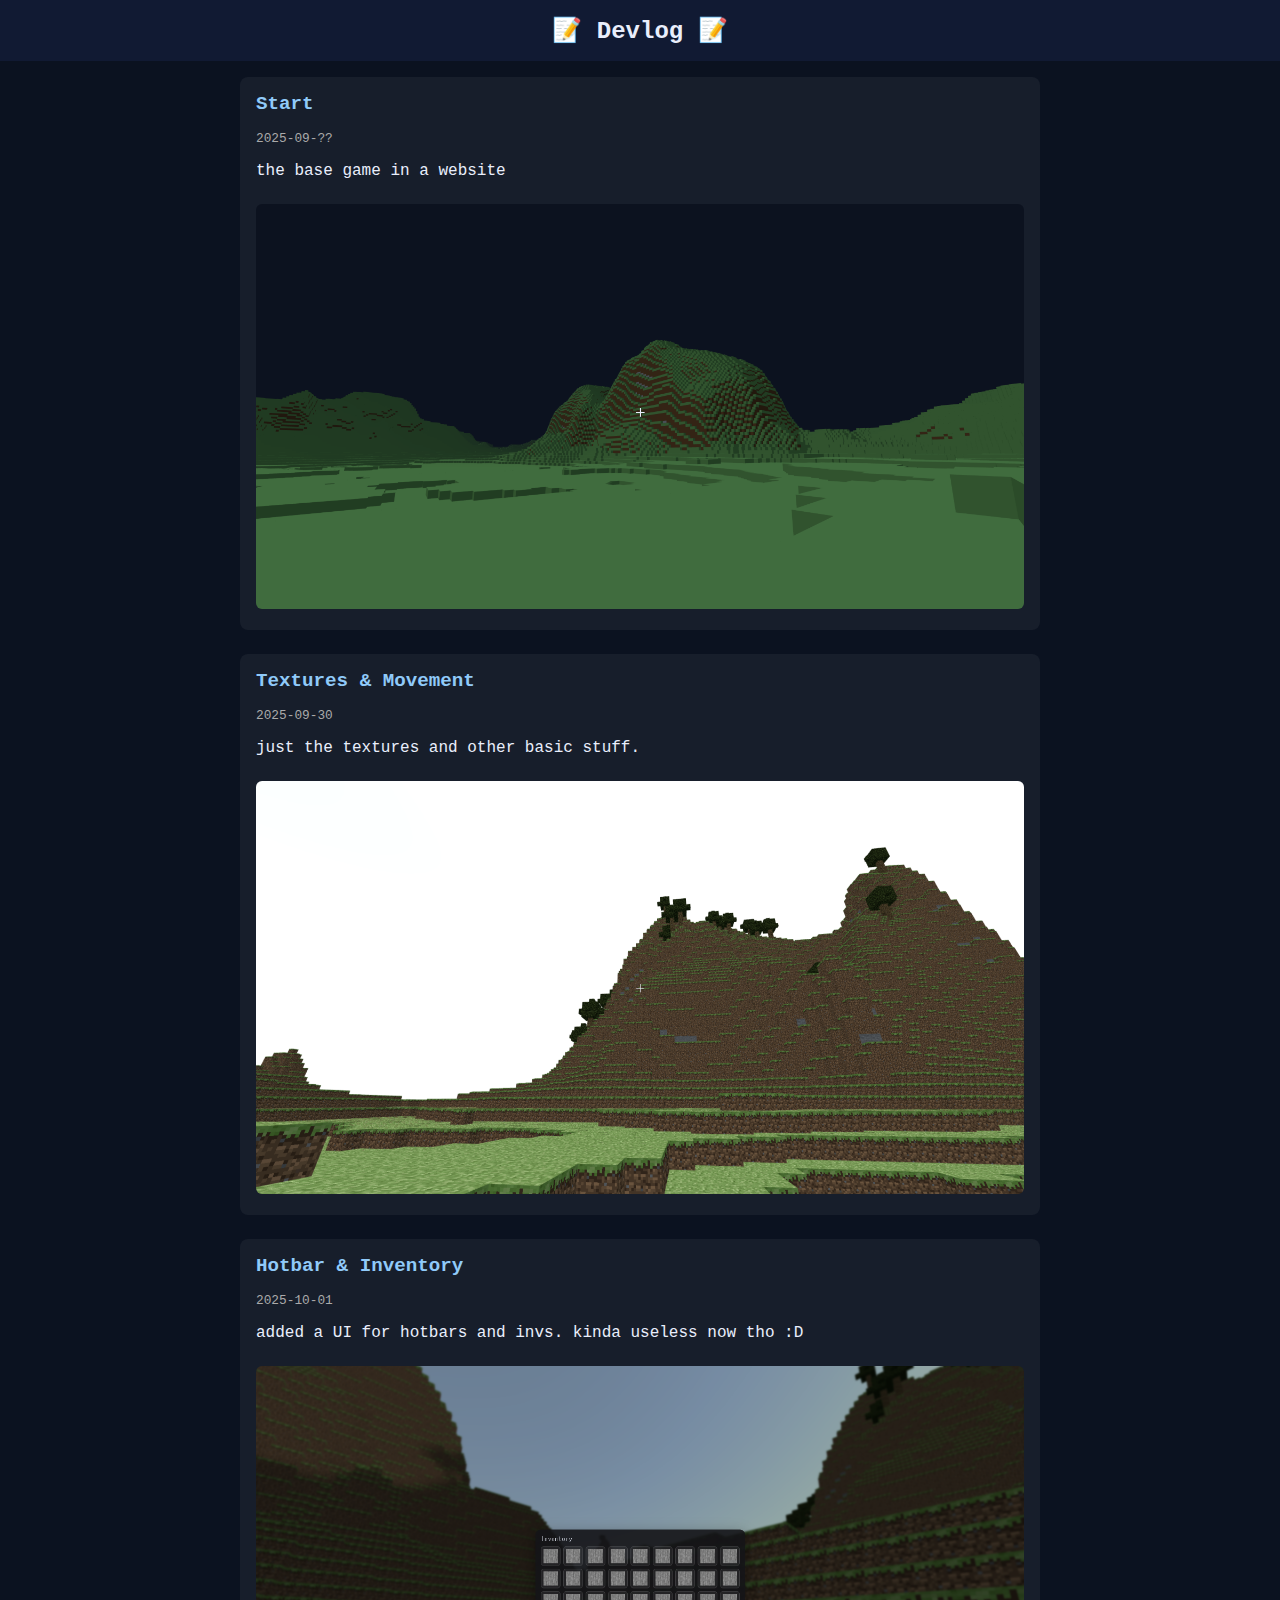
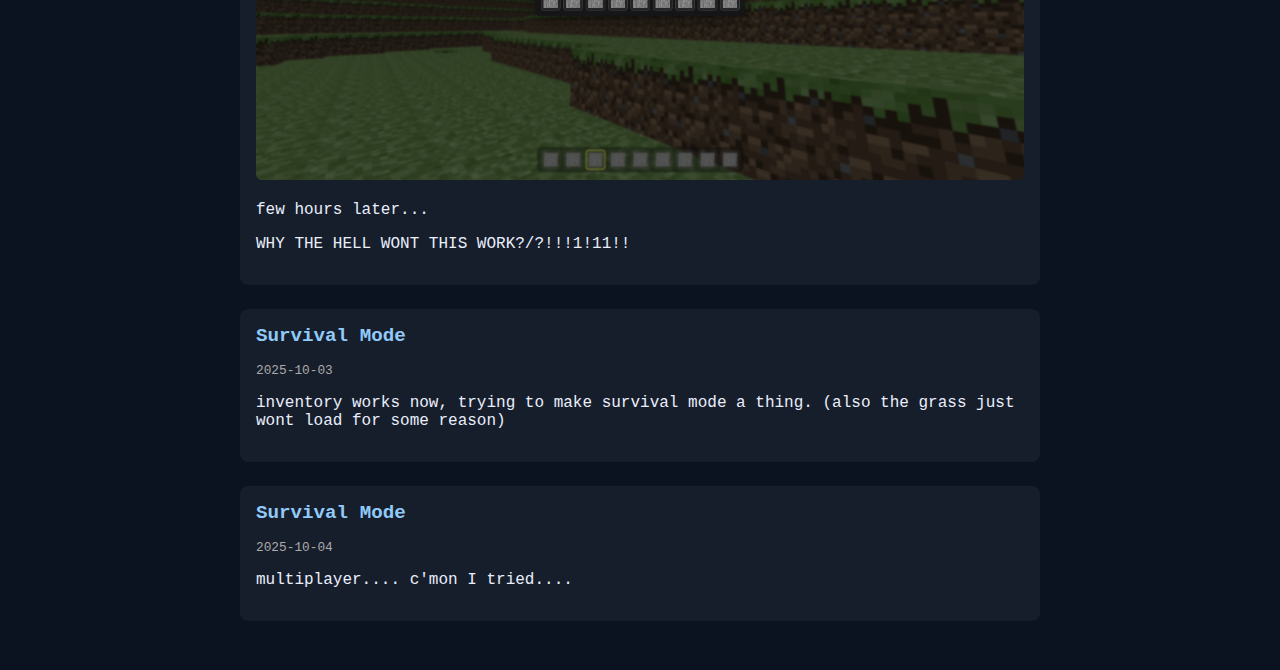
<file: devlog/index.html>
<!doctype html>
<html lang="en">
<head>
  <meta charset="utf-8">
  <meta name="viewport" content="width=device-width, initial-scale=1">
  <title>Devlog</title>
  <style>
    body {
      font-family: ui-monospace, Consolas, monospace;
      background: #0b1220;
      color: #e9eefc;
      margin: 0;
      padding: 0;
    }
    header {
      background: #111a33;
      padding: 1rem;
      text-align: center;
      font-size: 1.5rem;
      font-weight: bold;
    }
    main {
      max-width: 800px;
      margin: auto;
      padding: 1rem;
    }
    article {
      background: rgba(255,255,255,0.05);
      border-radius: 8px;
      padding: 1rem;
      margin-bottom: 1.5rem;
    }
    article h2 {
      margin-top: 0;
      font-size: 1.2rem;
      color: #90caf9;
    }
    article time {
      display: block;
      font-size: 0.8rem;
      color: #aaa;
      margin-bottom: 0.5rem;
    }
    article img {
      max-width: 100%;
      border-radius: 6px;
      margin-top: 0.5rem;
    }
  </style>
</head>
<body>
  <header>📝 Devlog 📝</header>
  <main>
    <article>
      <h2>Start</h2>
      <time>2025-09-??</time>
      <p>the base game in a website</p>
      <img src="dev_img/09--.png" alt="Sep.--">
    </article>
    <article>
      <h2>Textures & Movement</h2>
      <time>2025-09-30</time>
      <p>just the textures and other basic stuff.</p>
      <img src="dev_img/0930.png" alt="Sep.30">
    </article>
    <article>
      <h2>Hotbar & Inventory</h2>
      <time>2025-10-01</time>
      <p>added a UI for hotbars and invs. kinda useless now tho :D</p>
      <img src="dev_img/1001.png" alt="Oct.01">
      <p>few hours later...</p>
      <p>WHY THE HELL WONT THIS WORK?/?!!!1!11!!</p>
    </article>
    <article>
      <h2>Survival Mode</h2>
      <time>2025-10-03</time>
      <p>inventory works now, trying to make survival mode a thing. (also the grass just wont load for some reason)</p>
    </article>
    <article>
      <h2>Survival Mode</h2>
      <time>2025-10-04</time>
      <p>multiplayer.... c'mon I tried....</p>
    </article>
  </main>
</body>
</html>
</file>
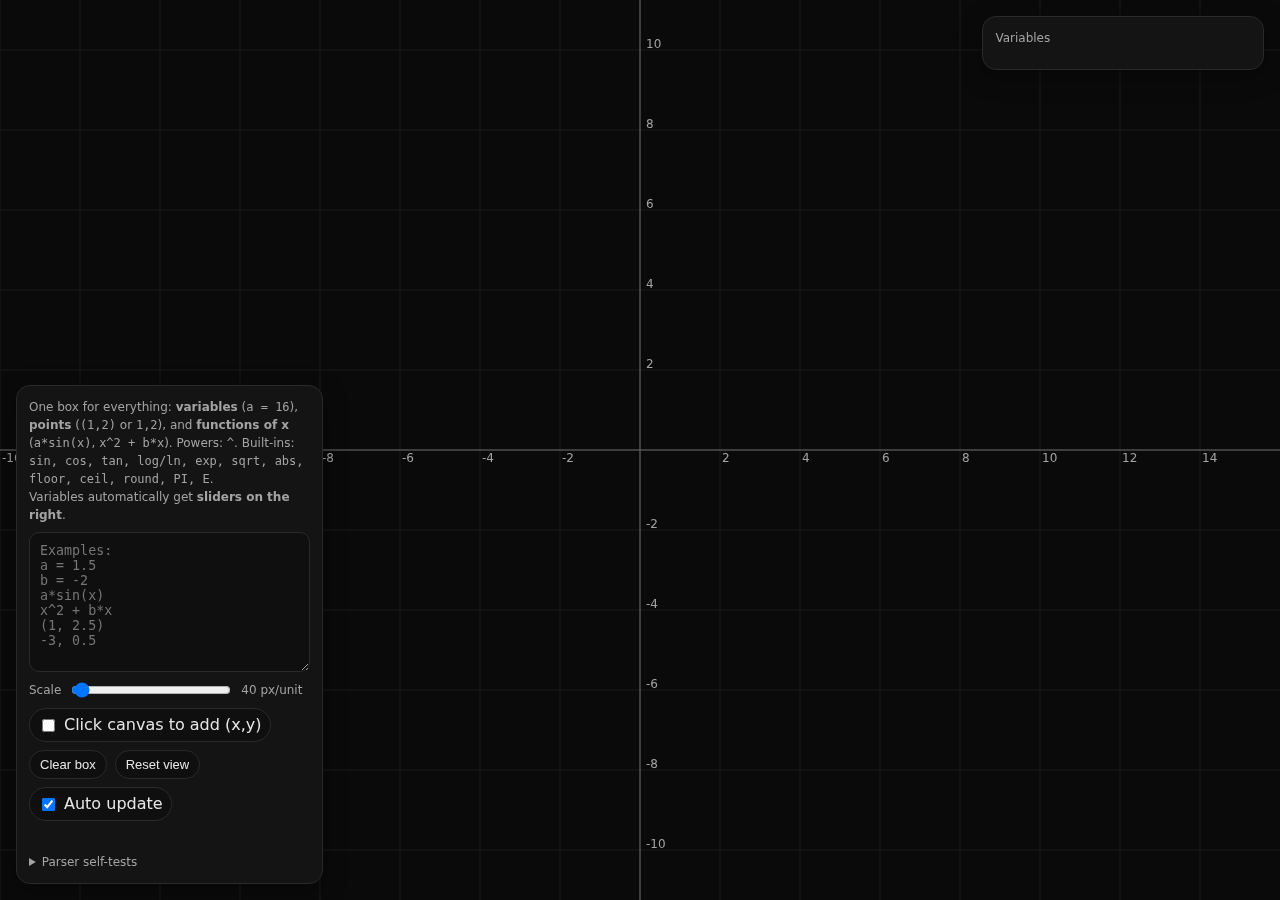
<file: graphcalc/index.html>
<!doctype html>
<html lang="en">
<head>
  <meta charset="utf-8" />
  <meta name="viewport" content="width=device-width, initial-scale=1" />
  <title>Graph Calc</title>
  <style>
    /* Pure monochrome theme */
    :root{
      --bg:#0a0a0a;        --panel:#141414;  --ink:#e6e6e6;
      --muted:#a3a3a3;     --border:#2a2a2a; --ctl:#0f0f0f; --ctl-hover:#1a1a1a;
    }
    *{ box-sizing:border-box; } html, body { height:100%; }
    body{ margin:0; background:var(--bg); color:var(--ink);
      font:16px/1.5 ui-sans-serif, system-ui, -apple-system, Segoe UI, Roboto, Noto Sans; }

    /* Fullscreen canvas */
    #stage { position: relative; width: 100vw; height: 100vh; overflow: hidden; }
    canvas#c { width: 100%; height: 100%; display: block; }

    /* Left control panel (~1/16 screen, bottom-left) */
    .panel {
      position: fixed; left: 16px; bottom: 16px; right: auto;
      width: min(360px, 24vw); max-width: 92vw;
      background: var(--panel);
      border: 1px solid var(--border); border-radius: 14px; padding: 12px;
      display: grid; gap: 8px; box-shadow: 0 6px 24px rgba(0,0,0,.35);
      backdrop-filter: blur(2px);
    }
    .row{ display:flex; flex-wrap:wrap; gap:8px; align-items:center; }
    .muted{ color:var(--muted); font-size:12px; }
    textarea{
      width:100%; height:140px;
      background:var(--ctl); color:var(--ink);
      border:1px solid var(--border); border-radius:10px; padding:10px; resize:vertical;
    }
    input[type="range"]{ width: 160px; }
    button{
      background:var(--ctl); color:var(--ink);
      border:1px solid var(--border); padding:6px 10px;
      border-radius:999px; cursor:pointer; font-size:13px;
    }
    button:hover{ background:var(--ctl-hover); }
    label.toggle{
      display:inline-flex; align-items:center; gap:6px; padding:4px 8px;
      border:1px solid var(--border); border-radius:999px; background:var(--ctl);
    }
    .err{ color:#d4d4d4; font-size:13px; min-height: 1.2em; white-space: pre-wrap; }
    details > summary{ cursor:pointer; color:var(--muted); font-size:12px; }
    .tests{
      font-size:12px; white-space:pre-wrap;
      background:var(--panel); color:var(--ink); border:1px solid var(--border);
      border-radius:10px; padding:10px;
    }

    /* Right variable sliders panel */
    .varpanel{
      position: fixed; right: 16px; top: 16px; bottom: auto;
      width: min(320px, 22vw); max-width: 92vw;
      background: var(--panel);
      border: 1px solid var(--border); border-radius: 14px; padding: 12px;
      display: grid; gap: 10px; box-shadow: 0 6px 24px rgba(0,0,0,.35);
    }
    .varRow{
      display:grid; grid-template-columns: 1fr auto; gap: 6px; align-items:center;
    }
    .varRow label{
      display:flex; gap:8px; align-items:center; color:var(--ink); font-size:13px;
    }
    .varRow small{ color:var(--muted); }
    .varRow input[type="range"]{ width:100%; }
  </style>
</head>
<body>

  <div id="stage"><canvas id="c"></canvas></div>

  <!-- Left: main controls -->
  <div class="panel" role="region" aria-label="Graph Controls">
    <div class="muted">
      One box for everything: <b>variables</b> (<code>a = 16</code>), <b>points</b> (<code>(1,2)</code> or <code>1,2</code>),
      and <b>functions of x</b> (<code>a*sin(x)</code>, <code>x^2 + b*x</code>). Powers: <code>^</code>. Built-ins:
      <code>sin, cos, tan, log/ln, exp, sqrt, abs, floor, ceil, round, PI, E</code>.
      <br>Variables automatically get <b>sliders on the right</b>.
    </div>
    <textarea id="fx" placeholder="Examples:
a = 1.5
b = -2
a*sin(x)
x^2 + b*x
(1, 2.5)
-3, 0.5"></textarea>

    <div class="row">
      <span class="muted">Scale</span>
      <input id="scale" type="range" min="5" max="2000" value="40" step="1" />
      <span id="scaleLabel" class="muted">40 px/unit</span>
    </div>

    <div class="row">
      <label class="toggle"><input type="checkbox" id="clickAdd" /> Click canvas to add (x,y)</label>
    </div>

    <div class="row">
      <button id="resetFns">Clear box</button>
      <button id="resetView">Reset view</button>
      <label class="toggle"><input type="checkbox" id="autoUpdate" checked /> Auto update</label>
    </div>

    <div id="err" class="err"></div>

    <details>
      <summary>Parser self-tests</summary>
      <div id="testlog" class="tests">(not run yet)</div>
      <div class="row" style="margin-top:6px;">
        <button id="runTests">Run tests</button>
      </div>
    </details>
  </div>

  <!-- Right: dynamic variable sliders -->
  <div id="varPanel" class="varpanel" role="region" aria-label="Variable Sliders" hidden>
    <div class="muted">Variables</div>
    <div id="varList"></div>
  </div>

<script type="module">
  // === Utilities (robustness) ===
  const clamp = (v, lo, hi) => Math.min(hi, Math.max(lo, v));
  function toFiniteNumber(x, fallback){
    const n = Number(x);
    return Number.isFinite(n) ? n : fallback;
  }

  // --- CSP-safe math parser (shunting-yard -> RPN -> eval) ---
  const OPS = {
    '+': {p:1, a:'L', f:(a,b)=>a+b},
    '-': {p:1, a:'L', f:(a,b)=>a-b},
    '*': {p:2, a:'L', f:(a,b)=>a*b},
    '/': {p:2, a:'L', f:(a,b)=>a/b},
    '^': {p:3, a:'R', f:(a,b)=>Math.pow(a,b)},
  };
  const FUN = {
    sin: Math.sin, cos: Math.cos, tan: Math.tan,
    log: Math.log, ln: Math.log, exp: Math.exp, sqrt: Math.sqrt, abs: Math.abs,
    asin: Math.asin, acos: Math.acos, atan: Math.atan,
    floor: Math.floor, ceil: Math.ceil, round: Math.round
  };
  const CONSTS = { PI: Math.PI, E: Math.E };

  function tokenize(s){
    const tokens=[]; let i=0; s=s.replaceAll(' ','').replaceAll('\\t','');
    const isNum=c=>/[0-9.]/.test(c);
    const isAlpha=c=>/[a-zA-Z_]/.test(c);
    while(i<s.length){
      const c=s[i];
      if(isNum(c)){
        let j=i+1; while(j<s.length && isNum(s[j])) j++;
        tokens.push({type:'num', v:parseFloat(s.slice(i,j))}); i=j; continue;
      }
      if(isAlpha(c)){
        let j=i+1; while(j<s.length && /[a-zA-Z0-9_]/.test(s[j])) j++;
        const name=s.slice(i,j);
        if(name==='x') tokens.push({type:'var', v:'x'});
        else if(FUN[name]) tokens.push({type:'fun', v:name});
        else if(CONSTS[name]!==undefined) tokens.push({type:'num', v:CONSTS[name]});
        else tokens.push({type:'var', v:name}); // generic variable name
        i=j; continue;
      }
      if('+-*/^(),'.includes(c)){ tokens.push({type:c}); i++; continue; }
      throw new Error('Bad character: '+c);
    }
    return tokens;
  }

  function toRPN(tokens){
    const out=[]; const stack=[]; let prev=null;
    for(const t of tokens){
      if(t.type==='num' || t.type==='var') out.push(t);
      else if(t.type==='fun') stack.push(t);
      else if(t.type===','){
        while(stack.length && stack[stack.length-1].type!=='(') out.push(stack.pop());
        if(!stack.length) throw new Error('Unexpected comma');
      }
      else if(t.type in OPS){
        if(t.type==='-' && (prev==null || (prev.type in OPS) || prev.type==='(' || prev.type===',')){
          out.push({type:'num', v:0});
        }
        while(stack.length){
          const top=stack[stack.length-1];
          if(!(top.type in OPS)) break;
          const o1=OPS[t.type], o2=OPS[top.type];
          if((o1.a==='L' && o1.p<=o2.p) || (o1.a==='R' && o1.p<o2.p)) out.push(stack.pop()); else break;
        }
        stack.push(t);
      }
      else if(t.type==='('){ stack.push(t); }
      else if(t.type===')'){
        while(stack.length && stack[stack.length-1].type!=='(') out.push(stack.pop());
        if(!stack.length) throw new Error('Unmatched )');
        stack.pop();
        if(stack.length && stack[stack.length-1].type==='fun') out.push(stack.pop());
      }
      prev=t;
    }
    while(stack.length){
      const t=stack.pop(); if(t.type==='('||t.type===')') throw new Error('Unmatched ('); out.push(t);
    }
    return out;
  }

  // compile returns a function (x, env) => number  (env holds user variables)
  function compile(expr){
    const rpn = toRPN(tokenize(expr));
    return function(x, env = {}){
      const st=[];
      for(const t of rpn){
        if(t.type==='num') st.push(t.v);
        else if(t.type==='var'){
          if(t.v==='x') st.push(x);
          else if(Object.prototype.hasOwnProperty.call(env, t.v)) st.push(env[t.v]);
          else throw new Error('Undefined variable: '+t.v);
        }
        else if(t.type in OPS){ const b=st.pop(), a=st.pop(); st.push(OPS[t.type].f(a,b)); }
        else if(t.type==='fun'){ const a=st.pop(); st.push(FUN[t.v](a)); }
        else throw new Error('Bad RPN token');
      }
      if(st.length!==1) throw new Error('Eval error');
      return st[0];
    }
  }

  // --- UI + plotting ---
  const c = document.getElementById('c');
  const ctx = c.getContext('2d');
  const fxArea = document.getElementById('fx');
  const scaleInput = document.getElementById('scale');
  const scaleLabel = document.getElementById('scaleLabel');
  const errEl = document.getElementById('err');
  const autoUpdate = document.getElementById('autoUpdate');
  const runBtn = document.getElementById('runTests');
  const testlog = document.getElementById('testlog');
  const clickAdd = document.getElementById('clickAdd');

  // Right sliders panel
  const varPanel = document.getElementById('varPanel');
  const varList  = document.getElementById('varList');

  let scale = 40;            // px per unit (validated)
  let origin = { x: 0, y: 0 };
  let dragging = false; let dragStart = { x:0, y:0, ox:0, oy:0 };

  // Slider state (overrides)
  const varOverrides = Object.create(null);
  let lastVarKeysSig = '';

  // Robust step
  function niceStep(target){
    const t = toFiniteNumber(target, 1);
    if (!(t > 0)) return 1;
    const exp = Math.floor(Math.log10(t));
    const base = t / (10 ** exp);
    let niceBase = base >= 5 ? 5 : base >= 2 ? 2 : 1;
    const step = niceBase * (10 ** exp);
    return (Number.isFinite(step) && step > 0) ? step : 1;
  }
  function formatTick(value, step){
    const s = toFiniteNumber(step, 1);
    const d = Math.max(0, Math.min(8, -Math.floor(Math.log10(s))+1));
    let out = toFiniteNumber(value, 0).toFixed(d);
    if (out.includes('.')) { out = out.replace(/0+$/, ''); if (out.endsWith('.')) out = out.slice(0,-1); }
    return out;
  }

  function drawGridAxes(w,h){
    ctx.lineWidth = 1;

    const sx = toFiniteNumber(scale, 40);
    const xSpan = (w / sx) || 1;
    const ySpan = (h / sx) || 1;
    let step  = niceStep(Math.min(xSpan, ySpan) / 10);
    if (!(step > 0)) step = 1;

    // Grid
    ctx.strokeStyle = '#1a1a1a';
    for (let x = Math.ceil(-origin.x/sx/step)*step; x < (w-origin.x)/sx; x += step) {
      const gx = origin.x + x*sx; ctx.beginPath(); ctx.moveTo(gx, 0); ctx.lineTo(gx, h); ctx.stroke();
    }
    for (let y = Math.ceil((origin.y-h)/sx/step)*step; y < origin.y/sx; y += step) {
      const gy = origin.y - y*sx; ctx.beginPath(); ctx.moveTo(0, gy); ctx.lineTo(w, gy); ctx.stroke();
    }

    // Axes
    ctx.strokeStyle = '#6b6b6b';
    ctx.beginPath(); ctx.moveTo(0, origin.y); ctx.lineTo(w, origin.y); ctx.stroke();
    ctx.beginPath(); ctx.moveTo(origin.x, 0); ctx.lineTo(origin.x, h); ctx.stroke();

    // Tick labels
    ctx.fillStyle = '#a3a3a3'; ctx.font = '12px system-ui';
    for (let x = Math.ceil(-origin.x/sx/step)*step; x < (w-origin.x)/sx; x += step) {
      if (Math.abs(x) < 1e-9) continue; const gx = origin.x + x*sx; ctx.fillText(formatTick(x, step), gx+2, origin.y+12);
    }
    for (let y = Math.ceil((origin.y-h)/sx/step)*step; y < origin.y/sx; y += step) {
      if (Math.abs(y) < 1e-9) continue; const gy = origin.y - y*sx; ctx.fillText(formatTick(y, step), origin.x+6, gy-2);
    }
  }

  function plot(fn, w, h, color, env){
    ctx.lineWidth = 2; ctx.strokeStyle = color; ctx.beginPath();
    const sx = toFiniteNumber(scale, 40);
    const step = 1/sx; let first=true;
    const xMin = -origin.x/sx, xMax = (w-origin.x)/sx;
    for(let x=xMin; x<=xMax; x+=step){
      let y = fn(x, env); if(!Number.isFinite(y)){ first=true; continue; }
      const px = origin.x + x*sx; const py = origin.y - y*sx;
      if(first){ ctx.moveTo(px,py); first=false; } else { ctx.lineTo(px,py); }
    }
    ctx.stroke();
  }

  // Parse the single box into vars + functions + points
  function splitBox(text){
    const fns = [];
    const pts = [];
    const vars = {};
    const lines = text.split('\n').map(s=>s.trim()).filter(Boolean);

    const varRe = /^([a-zA-Z_][a-zA-Z0-9_]*)\s*=\s*([+-]?\d*\.?\d+(?:e[+-]?\d+)?)$/i;
    const ptRe  = /^\(?\s*([+-]?\d*\.?\d+(?:e[+-]?\d+)?)\s*,\s*([+-]?\d*\.?\d+(?:e[+-]?\d+)?)\s*\)?$/i;
    const defHead = /^([a-zA-Z_][a-zA-Z0-9_]*)\s*\(\s*x\s*\)\s*=\s*/i;

    for(let raw of lines){
      const line = raw.replace(defHead,''); // drop f(x)= if present

      const mv = varRe.exec(line);
      if(mv){ vars[mv[1]] = parseFloat(mv[2]); continue; }

      const mp = ptRe.exec(line);
      if(mp){ pts.push({ x:parseFloat(mp[1]), y:parseFloat(mp[2]) }); continue; }

      fns.push(line);
    }
    return { fns, pts, vars };
  }

  function drawPoints(w,h, pts){
    ctx.lineWidth = 1.5;
    for(const p of pts){
      const px = origin.x + p.x*scale;
      const py = origin.y - p.y*scale;
      ctx.beginPath();
      ctx.arc(px, py, Math.max(2, 4), 0, Math.PI*2);
      ctx.fillStyle = '#e6e6e6';
      ctx.strokeStyle = '#6b6b6b';
      ctx.fill(); ctx.stroke();
    }
  }

  // Build/update variable sliders on the right
  function guessRangeFor(v){
    const a = Math.abs(v);
    if (a >= 1){
      const r = a * 2;
      return { min: -r, max: +r, step: +(r/100).toPrecision(2) };
    }
    return { min: -10, max: 10, step: 0.1 };
  }

  function ensureVarControls(varsFromText){
    const keys = Object.keys(varsFromText).sort();
    const sig = keys.join(',');
    if (sig === lastVarKeysSig) return; // no change, keep as-is

    // Rebuild panel
    lastVarKeysSig = sig;
    varList.innerHTML = '';
    varPanel.hidden = keys.length === 0;

    keys.forEach(name=>{
      const initVal = toFiniteNumber(
        varOverrides[name] !== undefined ? varOverrides[name] : varsFromText[name],
        0
      );
      const { min, max, step } = guessRangeFor(initVal);

      const row = document.createElement('div');
      row.className = 'varRow';
      row.innerHTML = `
        <label for="var_${name}">
          <strong>${name}</strong>
          <small id="lbl_${name}">${initVal}</small>
        </label>
        <input id="var_${name}" type="range" min="${min}" max="${max}" step="${step}" value="${initVal}" />
      `;
      varList.appendChild(row);

      const slider = row.querySelector(`#var_${name}`);
      const label  = row.querySelector(`#lbl_${name}`);

      slider.addEventListener('input', ()=>{
        const v = toFiniteNumber(slider.value, initVal);
        varOverrides[name] = v;
        label.textContent = v;
        if (autoUpdate.checked) render();
      });
    });
  }

  function mergedEnv(varsFromText){
    // Slider overrides win; fallback to text value
    const env = { ...varsFromText };
    for (const k in varOverrides){
      env[k] = varOverrides[k];
    }
    return env;
  }

  function safeCanvasSize(){
    const dpr = toFiniteNumber(window.devicePixelRatio, 1) || 1;
    let w = Math.max(1, Math.floor(c.clientWidth * dpr));
    let h = Math.max(1, Math.floor(c.clientHeight * dpr));
    return { w, h, dpr };
  }

  function render(){
    try{
      // validate scale
      scale = clamp(Math.round(toFiniteNumber(scale, 40)), 5, 2000);
      scaleInput.value = String(scale);
      scaleLabel.textContent = scale + ' px/unit';

      const { w, h } = safeCanvasSize();
      if (c.width!==w || c.height!==h){ c.width=w; c.height=h; }

      // Background
      ctx.fillStyle = '#0a0a0a'; ctx.fillRect(0,0,w,h);

      // Grid & axes
      drawGridAxes(w,h);

      // Read box
      errEl.textContent = '';
      const { fns, pts, vars } = splitBox(fxArea.value);

      // Build/update sliders if var set changed
      ensureVarControls(vars);

      // Env with overrides applied
      const env = mergedEnv(vars);

      // Draw functions (safe HSL; fallback hex)
      const hues = [0,30,60,120,180,210,240,270,300];
      const fallback = ['#ff6b6b','#ffd166','#06d6a0','#4cc9f0','#a78bfa','#f472b6','#f59e0b','#22c55e','#60a5fa'];
      fns.forEach((line,i)=>{
        try{
          const expr = line.replaceAll('−','-'); // normalize minus
          const fn = compile(expr);
          let color = `hsl(${hues[i % hues.length]}, 75%, 55%)`;
          try { ctx.strokeStyle = color; } catch { color = fallback[i % fallback.length]; }
          plot(fn, w, h, color, env);
        }catch(e){ errEl.textContent += (errEl.textContent?'\n':'') + 'Fn error: ' + String(e?.message||e); }
      });

      // Points
      drawPoints(w,h, pts);
    }catch(e){
      errEl.textContent = 'Render error: ' + String(e?.message || e);
      console.error(e);
    }
  }

  // center origin initially
  function centerOrigin(){
    const { w, h } = safeCanvasSize();
    origin.x = w/2; origin.y = h/2;
  }
  centerOrigin();

  // UI bindings
  scaleInput.addEventListener('input', ()=>{
    const val = toFiniteNumber(scaleInput.value, 40);
    scale = clamp(Math.round(val), 5, 2000);
    scaleLabel.textContent = scale+' px/unit';
    render();
  });

  document.getElementById('resetFns').addEventListener('click', ()=>{
    fxArea.value = '';
    // clearing text also clears overrides and sliders
    for (const k in varOverrides) delete varOverrides[k];
    lastVarKeysSig = '';
    render();
  });

  document.getElementById('resetView').addEventListener('click', ()=>{
    scale = 40; scaleInput.value = '40'; scaleLabel.textContent='40 px/unit';
    centerOrigin(); render();
  });

  // Click-to-add points (appends a new (x,y) line to the single box)
  c.addEventListener('click', (e)=>{
    if(!document.getElementById('clickAdd').checked) return;
    const rect = c.getBoundingClientRect();
    const { dpr } = safeCanvasSize();
    const sx = (e.clientX - rect.left) * dpr;
    const sy = (e.clientY - rect.top) * dpr;
    const x = (sx - origin.x) / scale;
    const y = (origin.y - sy) / scale;
    const line = `(${x.toFixed(3)},${y.toFixed(3)})`;
    fxArea.value += (fxArea.value.trim() ? '\n' : '') + line;
    render();
  });

  // live update when typing
  fxArea.addEventListener('input', ()=>{ if(autoUpdate.checked) render(); });

  // interactions
  c.addEventListener('wheel', (e)=>{
    e.preventDefault();
    const s = Math.sign(e.deltaY) || 1;
    const prev = scale;
    const next = clamp(Math.round(prev * (s>0 ? 0.9 : 1.1)), 5, 2000);
    if(next !== prev){
      scale = next;
      scaleInput.value = String(scale);
      scaleLabel.textContent = scale+' px/unit';
      render();
    }
  }, {passive:false});

  c.addEventListener('mousedown', (e)=>{ dragging=true; dragStart={ x:e.clientX, y:e.clientY, ox:origin.x, oy:origin.y }; });
  window.addEventListener('mousemove', (e)=>{
    if(!dragging) return;
    const { dpr } = safeCanvasSize();
    origin.x = dragStart.ox + (e.clientX - dragStart.x) * dpr;
    origin.y = dragStart.oy + (e.clientY - dragStart.y) * dpr;
    render();
  });
  window.addEventListener('mouseup', ()=>{ dragging=false; });

  // resize-aware
  const ro = new ResizeObserver(()=>{ centerOrigin(); render(); }); ro.observe(c);

  // --- Self tests (includes variable support) ---
  runBtn.addEventListener('click', runTests);
  function approx(a,b,eps=1e-9){ return Math.abs(a-b) <= eps; }
  function line(msg, ok){ return `${ok?'✅':'❌'} ${msg}`; }
  function runTests(){
    const tests = [];
    try{
      const f1 = compile('x^2'); tests.push(line('x^2 at x=3 => 9', approx(f1(3),9)));
      const f2 = compile('sin(x)'); tests.push(line('sin(0) => 0', approx(f2(0),0)));
      const f3 = compile('x^3-3*x'); tests.push(line('x^3-3*x at x=2 => 2', approx(f3(2),2)));
      const f4 = compile('sqrt(abs(x))'); tests.push(line('sqrt(abs(-9)) => 3', approx(f4(-9),3)));
      const f5 = compile('exp(-x^2)'); tests.push(line('exp(-x^2) at x=0 => 1', approx(f5(0),1)));
      const f6 = compile('log(E)'); tests.push(line('log(E) => 1', approx(f6(0),1)));
      const f7 = compile('-x'); tests.push(line('unary minus: -x at x=5 => -5', approx(f7(5),-5)));
      const f8 = compile('sin(PI/2)'); tests.push(line('sin(PI/2) => 1', approx(f8(0),1)));
      const f9 = compile('ln(E^2)'); tests.push(line('ln(E^2) => 2', approx(f9(0),2)));
      const fv1 = compile('a*x + 2'); tests.push(line('a*x+2 with a=3, x=4 => 14', approx(fv1(4,{a:3}),14)));
      const fv2 = compile('b^2 + x'); tests.push(line('b^2+x with b=-2, x=1 => 5', approx(fv2(1,{b:-2}),5)));
      testlog.textContent = `${tests.join('\n')}\n\n${tests.every(t=>t.startsWith('✅'))?'All passed.':'Some failed.'}`;
    }catch(e){ testlog.textContent = 'Test crashed: '+(e?.message||e); }
  }

  // initial paint (blank)
  render();
</script>
</body>
</html>
</file>
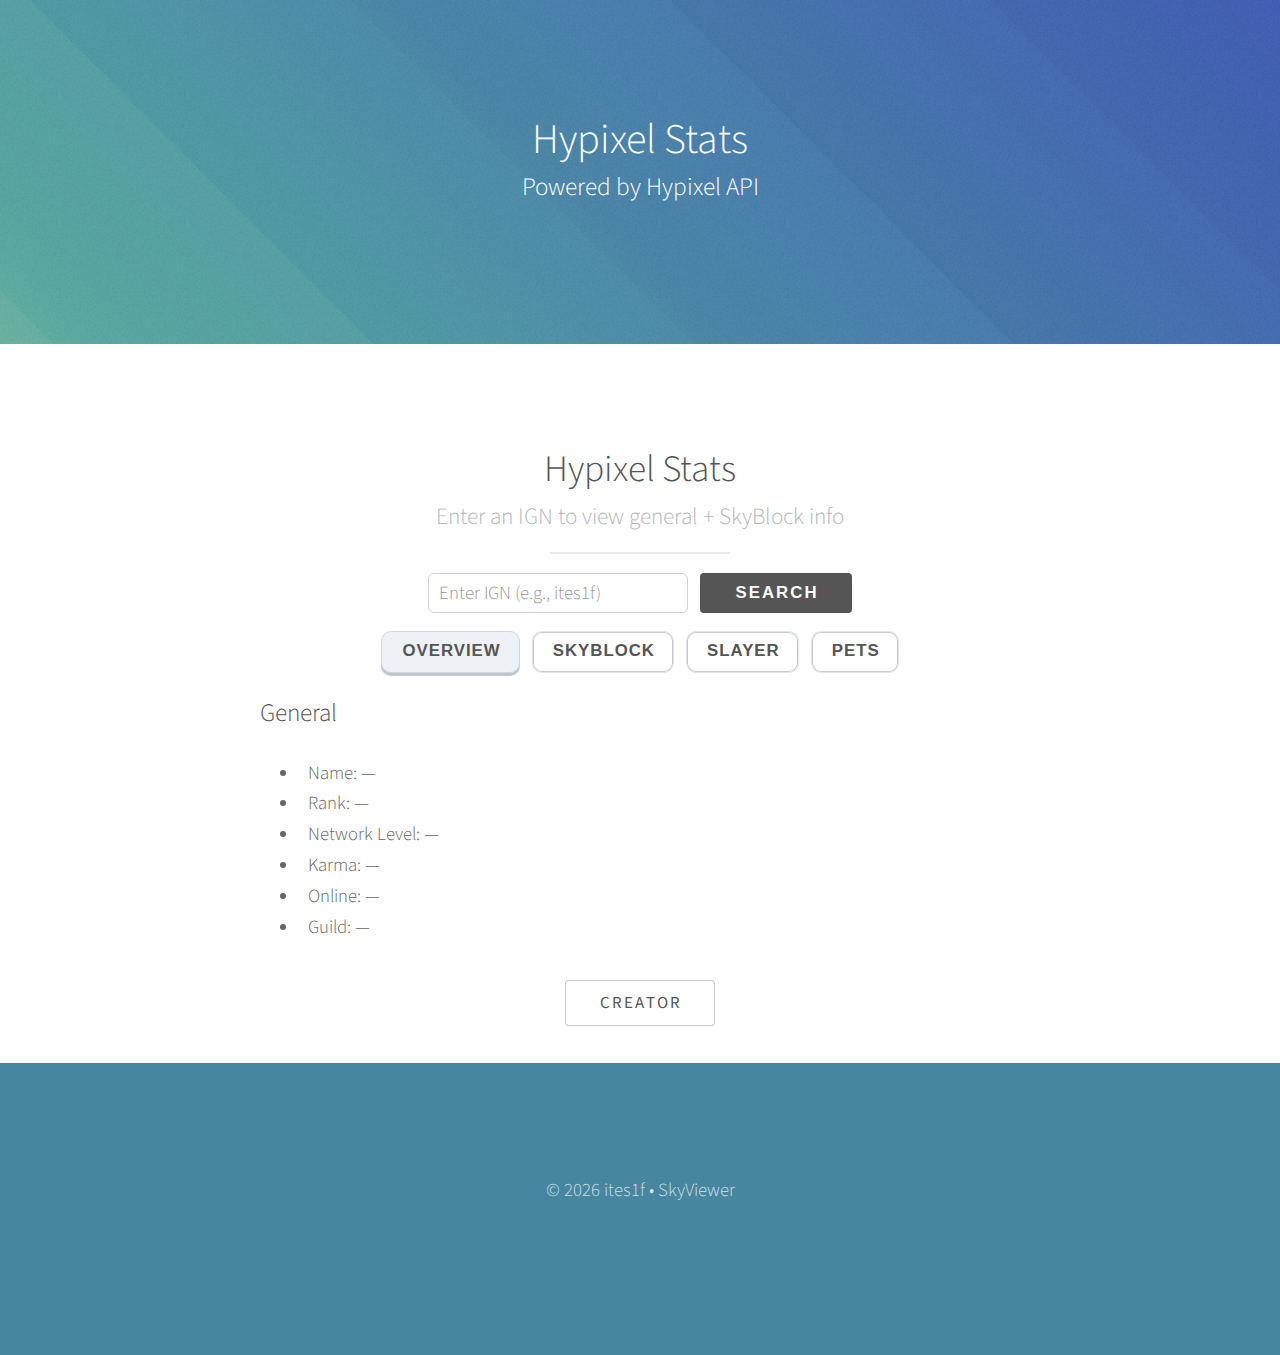
<file: hypixelstats/index.html>
<!doctype html>
<html lang="en">
<head>
  <link rel="icon" type="image/png" href="images/favicon.png" />
  <meta charset="utf-8" />
  <meta name="viewport" content="width=device-width, initial-scale=1" />
  <title>Ites1f-Hypixel</title>

  <!-- ✅ Link your theme CSS -->
  <link rel="stylesheet" href="assets/css/main.css" />
  <link rel="stylesheet" href="assets/css/noscript.css" />
  <link rel="stylesheet" href="assets/css/fontawesome-all.min.css" />
</head>
<body>

  <!-- HERO -->
  <header id="header">
    <div class="inner">
      <h1>Hypixel Stats</h1>
      <h3>Powered by Hypixel API</h3>
    </div>
  </header>

		<!-- Two -->
		<!-- <section id="two" class="main style2">-->
	<!--
			<section id="stats" class="wrapper style1">
				<div class="container">
					<div class="row gtr-150">
						<div class="col-6 col-12-medium">
							<ul class="major-icons">
								<li><span class="icon solid style1 major fa-code"></span></li>
								<li><img src="images/pic02.jpg" alt="Code icon" width="80"></li>
								<li><span class="icon solid style3 major fa-bolt"></span></li>
								<li><span class="icon solid style4 major fa-cog"></span></li>
								<li><span class="icon solid style5 major fa-desktop"></span></li>
								<li><span class="icon solid style6 major fa-calendar"></span></li>
							</ul>
						</div>
						<div class="col-6 col-12-medium">
							<header class="major">
								<h2>This tab will be something big in the future. <br />
								 </h2>
							</header>
							<p>Which also means, it has nothing at the moment.</p>
							<p> </p>
							<p> </p>
						</div>
					</div>
				</div>
			</section>
-->
  <!-- SKYVIEWER APP -->
  <section id="stats" class="wrapper style1">
    <div class="inner">
      <header class="major">
        <h2><br /><br />Hypixel Stats</h2>
        <p>Enter an IGN to view general + SkyBlock info</p>
      </header>

      <!-- Search -->
      <div class="search">
        <input id="ign" placeholder="Enter IGN (e.g., ites1f)" />
        <button id="go" class="button primary">SEARCH</button>
      </div>
      <div id="msg" style="display:none"></div>


      <!-- Tabs -->
      <div class="tabs">
        <button class="tab active" data-tab="overview">Overview</button>
        <button class="tab" data-tab="skyblock">SkyBlock</button>
        <button class="tab" data-tab="slayer">Slayer</button>
        <button class="tab" data-tab="pets">Pets</button>
      </div>

      <!-- Overview -->
      <div id="panel-overview">
        <h3>General</h3>
        <ul>
          <li>Name: <span id="ov-name">—</span></li>
          <li>Rank: <span id="ov-rank">—</span></li>
          <li>Network Level: <span id="ov-level">—</span></li>
          <li>Karma: <span id="ov-karma">—</span></li>
          <li>Online: <span id="ov-online">—</span></li>
          <li>Guild: <span id="ov-guild">—</span></li>
        </ul>
      </div>

      <!-- SkyBlock -->
      <div id="panel-skyblock" style="display:none">
        <h3>SkyBlock (<span id="sb-profile">—</span>)</h3>
        <ul>
          <li>Farming: <span id="sb-farming">—</span></li>
          <li>Mining: <span id="sb-mining">—</span></li>
          <li>Combat: <span id="sb-combat">—</span></li>
          <li>Fairy Souls: <span id="sb-fairy">—</span></li>
          <li>HOTM: <span id="sb-hotm">—</span></li>
        </ul>
      </div>

      <!-- Slayer -->
      <div id="panel-slayer" style="display:none">
        <h3>Slayer</h3>
        <ul>
          <li>Zombie: <span id="sl-zombie">—</span></li>
          <li>Spider: <span id="sl-spider">—</span></li>
          <li>Wolf: <span id="sl-wolf">—</span></li>
          <li>Enderman: <span id="sl-endo">—</span></li>
          <li>Blaze: <span id="sl-blaze">—</span></li>
        </ul>
      </div>

      <!-- Pets -->
      <div id="panel-pets" style="display:none">
        <h3>Pets</h3>
        <div id="pets-list">—</div>
      </div>
    </div>
  </section>
  <!-- BUTTON STRIP -->
  <section id="banner">
    <div class="inner">
      <h2></h2>
      <p></p>
      <ul class="actions special">
        <li><a href="https://ites1f.github.io/ites1f/" class="button">Creator</a></li>
      </ul>
    </div>
  </section>
  <footer id="footer">
    <p>© <span id="y"></span> ites1f • SkyViewer</p>
  </footer>

<script>
  const API = "https://sparkling-mode-89ee.wsciteslf.workers.dev";

  // Tabs
  const tabs = document.querySelectorAll('.tab');
  const panels = {
    overview: document.getElementById('panel-overview'),
    skyblock: document.getElementById('panel-skyblock'),
    slayer: document.getElementById('panel-slayer'),
    pets: document.getElementById('panel-pets'),
  };
  tabs.forEach(t => t.addEventListener('click', () => {
    tabs.forEach(x => x.classList.remove('active'));
    t.classList.add('active');
    Object.values(panels).forEach(p => p.style.display = 'none');
    panels[t.dataset.tab].style.display = 'block';
  }));
  document.getElementById('y').textContent = new Date().getFullYear();

  // Lookup tables
  const SKILL_XP=[0,50,175,375,675,1175,1925,2925,4425,6425,9925,14925,22425,32425,47425,67425,97425,147425,222425,322425,522425,822425,1222425,1722425,2322425,3022425,3822425,4722425,5722425,6822425,8022425,9322425,10722425,12222425,13822425,15522425,17322425,19222425,21222425,23322425,25522425,27822425,30222425,32722425,35322425,38022425,40822425,43722425,46722425,49822425,53022425,56322425,59722425,63222425,66822425,70522425,74322425,78222425,82222425,86322425];
  function skillXpToLevel(xp){let lvl=0;for(let i=0;i<SKILL_XP.length;i++){if(xp>=SKILL_XP[i])lvl=i;else break;}return lvl;}
  const SLAYER_XP={zombie:[0,5,15,200,1000,5000,20000,100000,400000,1000000],spider:[0,5,15,200,1000,5000,20000,100000,400000,1000000],wolf:[0,5,15,200,1500,5000,20000,100000,400000,1000000],enderman:[0,10,30,250,1500,5000,20000,100000,400000,1000000],blaze:[0,10,30,250,1500,5000,20000,100000,400000,1000000]};
  function slayerXpToLevel(xp,t){const req=SLAYER_XP[t]||[];let lvl=0;for(let i=0;i<req.length;i++){if(xp>=req[i])lvl=i;else break;}return lvl;}
  const HOTM_XP=[0,0,100,250,1000,5000,25000,100000,250000,1000000];
  function hotmXpToLevel(xp){let lvl=0;for(let i=0;i<HOTM_XP.length;i++){if(xp>=HOTM_XP[i])lvl=i;else break;}return lvl;}
  function xpToNetworkLevel(xp){return Math.floor((Math.sqrt((2*xp)+30625)/50)-2.5);}
  async function byNameToUuid(name){const r=await fetch(`https://playerdb.co/api/player/minecraft/${encodeURIComponent(name)}`);if(!r.ok)throw new Error("IGN lookup failed");const j=await r.json();const id=j?.data?.player?.id;if(!id)throw new Error("IGN not found");return id.replace(/-/g,"");}
  function setMsg(text){const m=document.getElementById('msg');if(text){m.style.display='block';m.textContent=text;}else{m.style.display='none';m.textContent='';}}

  // Fetch handler
  document.getElementById("go").onclick = async () => {
    try{
      setMsg("");
      const ign=document.getElementById("ign").value.trim();
      if(!ign) return setMsg("Type an IGN first.");
      const uuidNoDash=await byNameToUuid(ign);
      const uuidDashed=uuidNoDash.replace(/^(.{8})(.{4})(.{4})(.{4})(.{12})$/,"$1-$2-$3-$4-$5");

      const [player,status,guild,profiles]=await Promise.all([
        fetch(`${API}/api/player?uuid=${uuidDashed}`).then(r=>r.json()),
        fetch(`${API}/api/status?uuid=${uuidDashed}`).then(r=>r.json()),
        fetch(`${API}/api/guild?uuid=${uuidDashed}`).then(r=>r.json()),
        fetch(`${API}/api/skyblock/profiles?uuid=${uuidDashed}`).then(r=>r.json()),
      ]);

      const p=player.player??{};const st=status.session??{};const g=guild.guild??{};
      document.getElementById("ov-name").textContent=p.displayname??ign;
      document.getElementById("ov-rank").textContent=p.rank??p.newPackageRank??"—";
      document.getElementById("ov-level").textContent=xpToNetworkLevel(p.networkExp??0);
      document.getElementById("ov-karma").textContent=p.karma??0;
      document.getElementById("ov-online").textContent=st.online?"Yes":"No";
      document.getElementById("ov-guild").textContent=g.name??"—";

      let prof=null;if(profiles&&Array.isArray(profiles.profiles)&&profiles.profiles.length>0){prof=profiles.profiles.find(x=>x.selected)??profiles.profiles[0];}
      document.getElementById("sb-profile").textContent=prof?.cute_name??"No Profile";
      let sb={};if(prof?.members){sb=prof.members[uuidNoDash]??{};}
      document.getElementById("sb-farming").textContent=sb.experience_skill_farming!=null?skillXpToLevel(sb.experience_skill_farming):"—";
      document.getElementById("sb-mining").textContent=sb.experience_skill_mining!=null?skillXpToLevel(sb.experience_skill_mining):"—";
      document.getElementById("sb-combat").textContent=sb.experience_skill_combat!=null?skillXpToLevel(sb.experience_skill_combat):"—";
      document.getElementById("sb-fairy").textContent=sb.fairy_souls_collected??"—";
      document.getElementById("sb-hotm").textContent=hotmXpToLevel(sb.mining_core?.experience??0);

      const sl=sb.slayer_bosses??{};
      document.getElementById("sl-zombie").textContent=slayerXpToLevel(sl.zombie?.xp??0,"zombie");
      document.getElementById("sl-spider").textContent=slayerXpToLevel(sl.spider?.xp??0,"spider");
      document.getElementById("sl-wolf").textContent=slayerXpToLevel(sl.wolf?.xp??0,"wolf");
      document.getElementById("sl-endo").textContent=slayerXpToLevel(sl.enderman?.xp??0,"enderman");
      document.getElementById("sl-blaze").textContent=slayerXpToLevel(sl.blaze?.xp??0,"blaze");

      const pets=Array.isArray(sb.pets)?sb.pets:[];
      document.getElementById("pets-list").textContent=pets.length?pets.map(p=>`${p.type} (${p.tier})`).join(", "):"—";

      if(!prof) setMsg("No SkyBlock data (API disabled or no profiles).");
    }catch(err){console.error(err);setMsg(String(err));}
  };
</script>
</body>
</html>
</file>
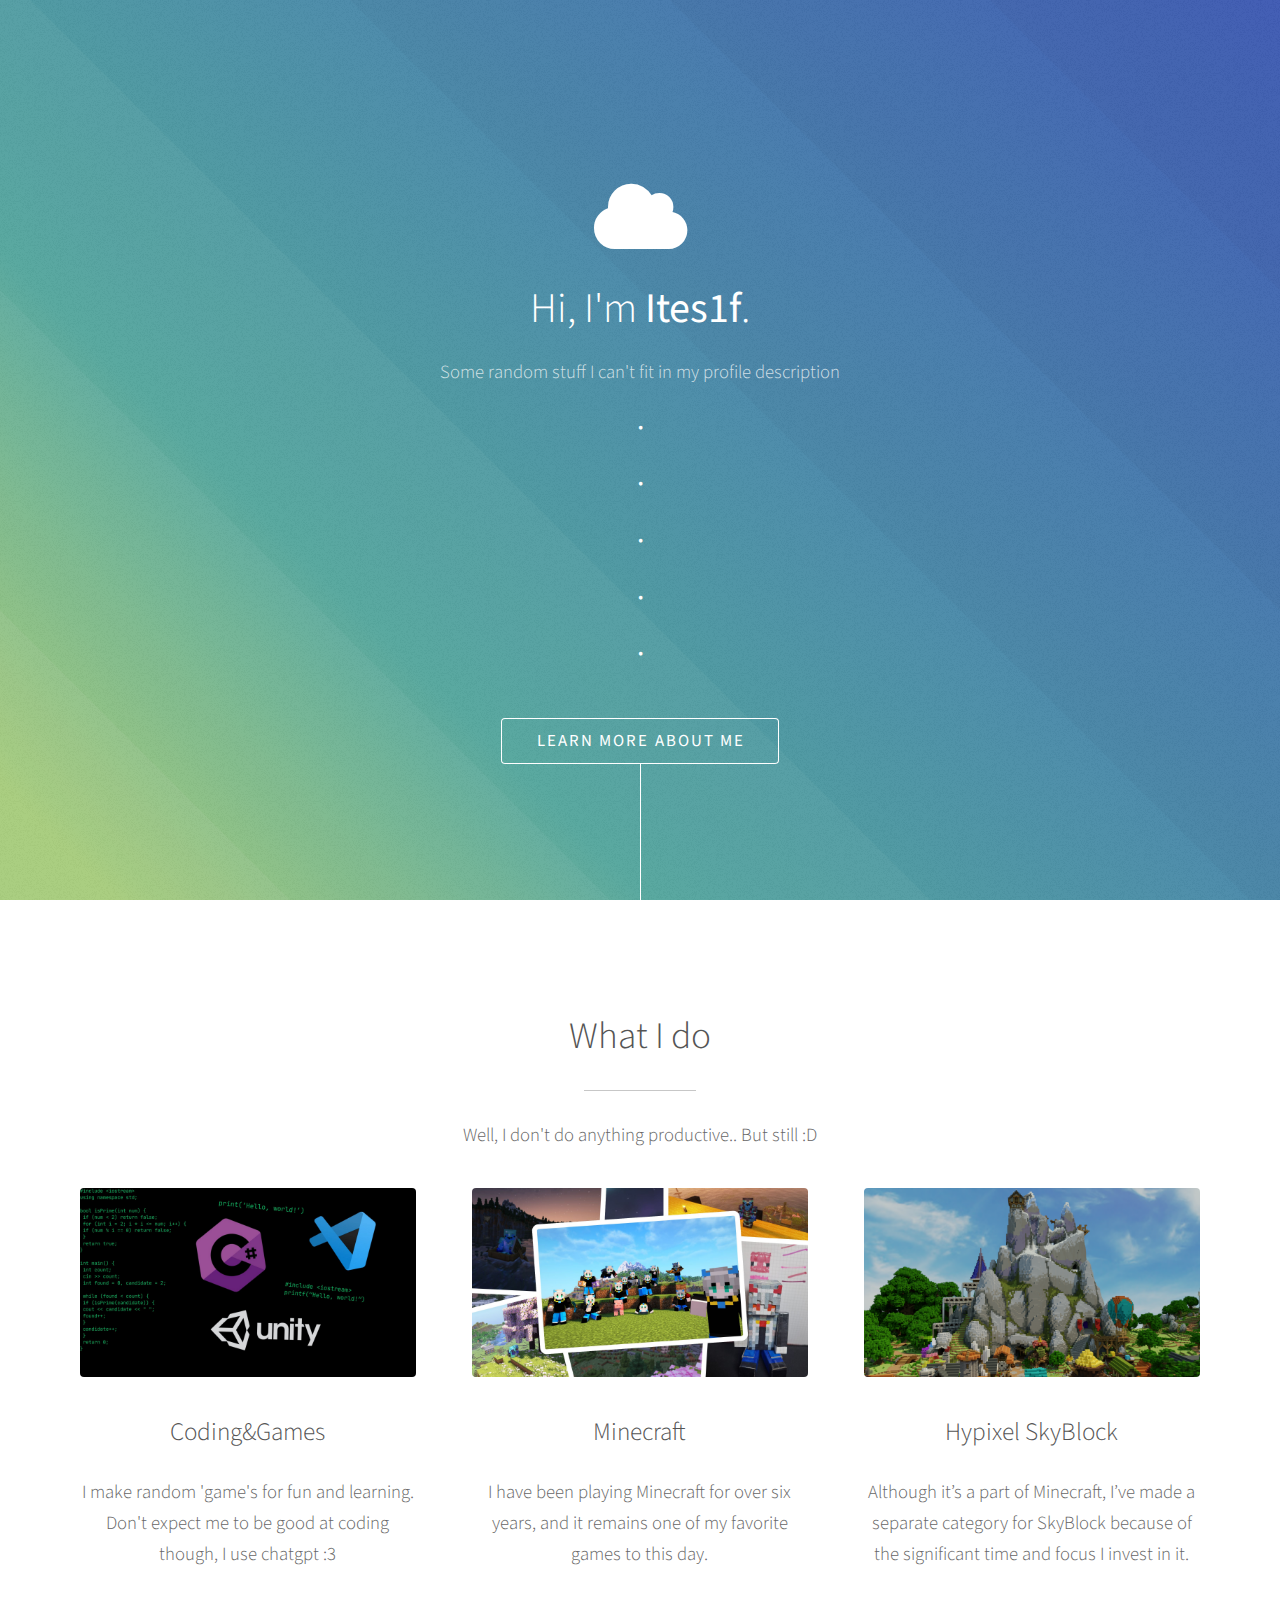
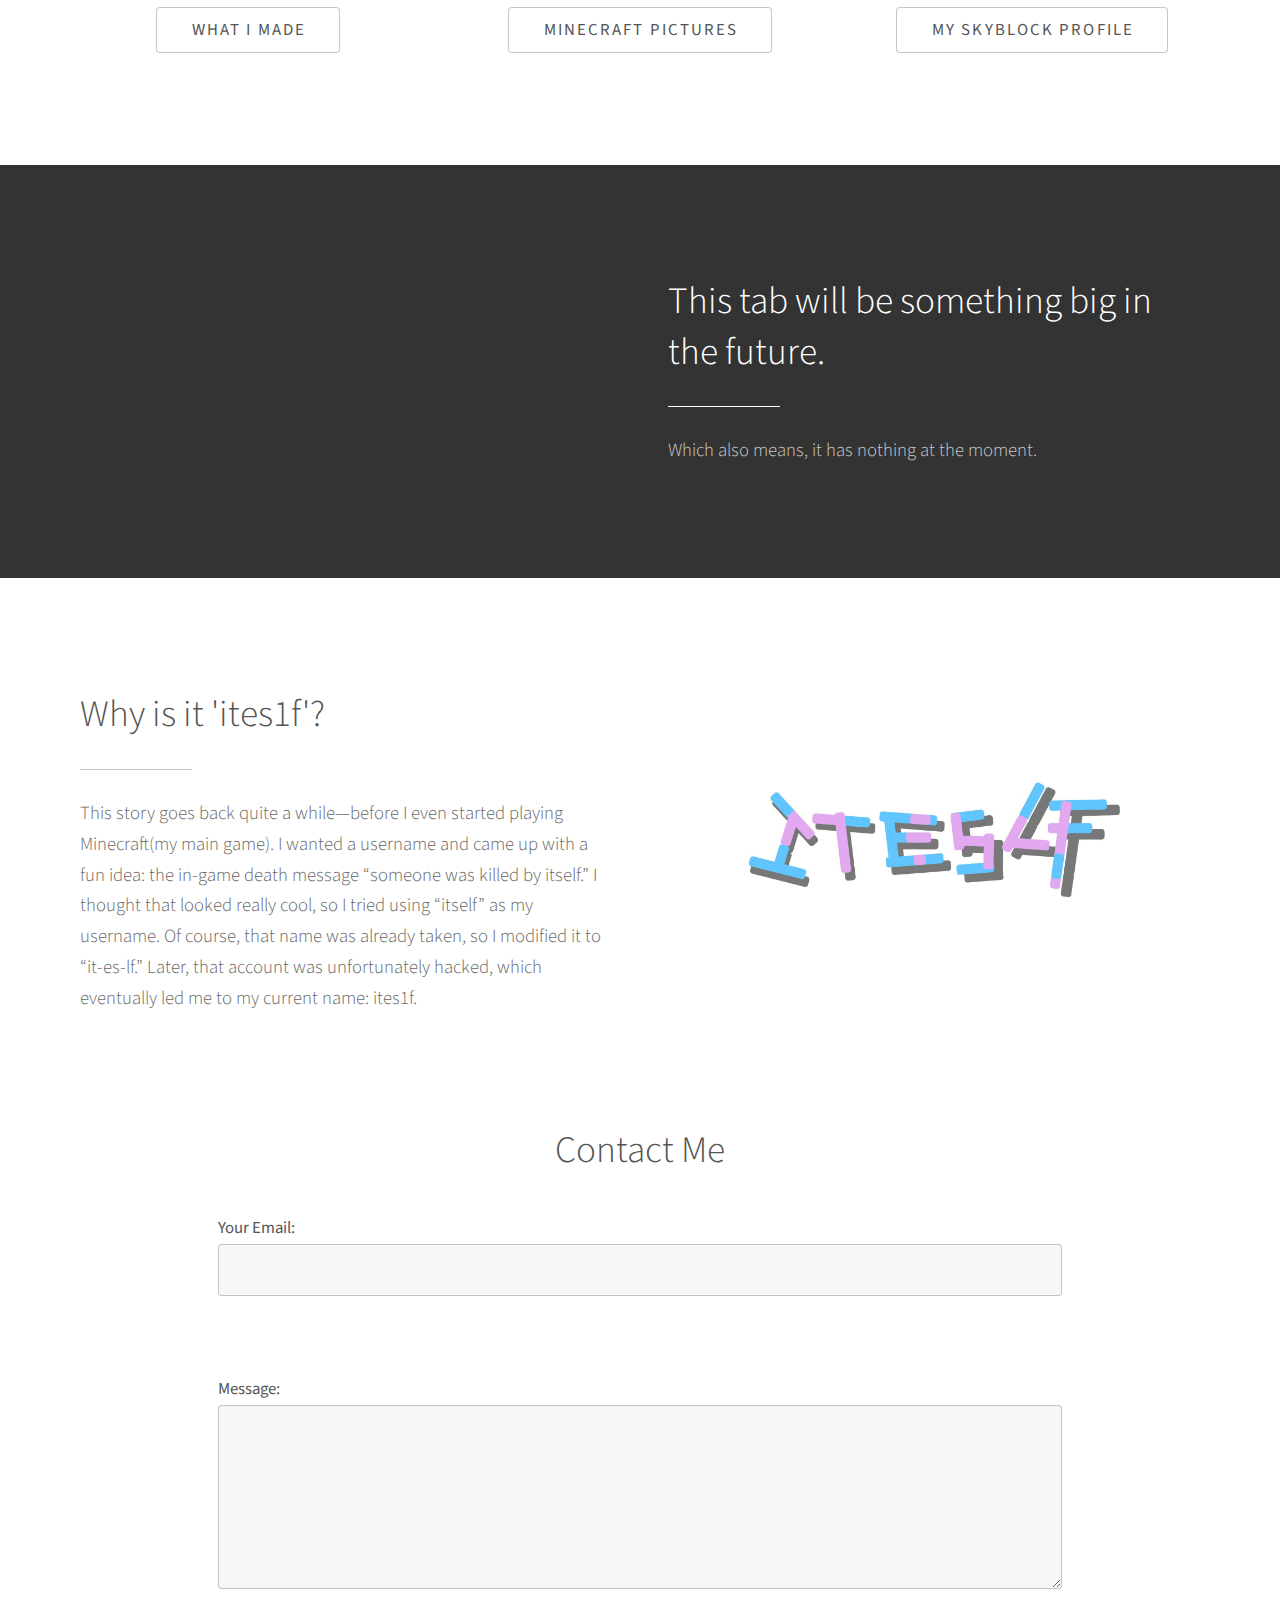
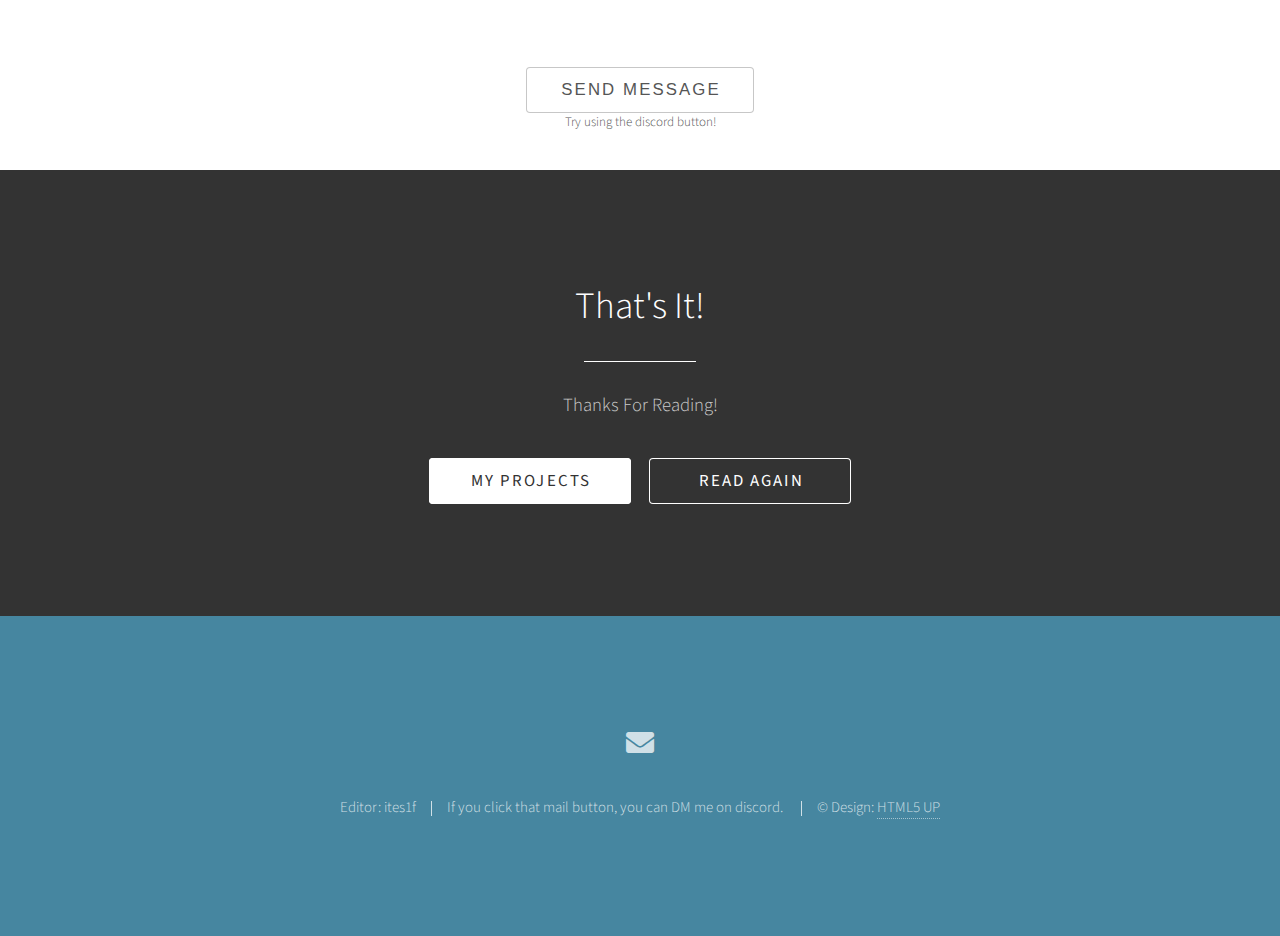
<file: introduction/index.html>
<!DOCTYPE HTML>
<!--
	Photon by HTML5 UP
	html5up.net | @ajlkn
	Free for personal and commercial use under the CCA 3.0 license (html5up.net/license)
-->
<html>
	<head>
		<link rel="icon" type="image/png" href="images/favicon.png" />
		<title>ites1f's website</title>
		<meta charset="utf-8" />
		<meta name="viewport" content="width=device-width, initial-scale=1, user-scalable=no" />
		<link rel="stylesheet" href="assets/css/main.css" />
		<noscript><link rel="stylesheet" href="assets/css/noscript.css" /></noscript>
	</head>
	<body class="is-preload">

		<!-- Header -->
			<section id="header">
				<div class="inner">
					<span class="icon solid major fa-cloud"></span>
					<h1>Hi, I'm <strong>Ites1f</strong>. <br /></h1>
					<!--And I have no <a href="http://chatgpt.com">idea</a> what I'm doing.</h1>-->
					<p>Some random stuff I can't fit in my profile description</p>
					<h1>. </h1>
					<h1>. </h1>
					<h1>. </h1>
					<h1>. </h1>
					<h1>. </h1>
					<ul class="actions special">
						<li><a href="#one" class="button scrolly">Learn more about ME</a></li>
					</ul>
				</div>
			</section>

		<!-- One -->
			<section id="three" class="main style1 special">
				<div class="container">
					<header class="major">
						<h2>What I do</h2>
					</header>
					<p>Well, I don't do anything productive.. But still :D</p>
					<div class="row gtr-150">
						<div class="col-4 col-12-medium">
							<span class="image fit"><img src="images/pic02.jpg" alt="" /></span>
							<h3>Coding&Games</h3>
							<p>I make random 'game's for fun and learning. Don't expect me to be good at coding though, I use chatgpt :3</p>
							<ul class="actions special">
								<li><a href="https://ites1f.github.io/multiverse/multiplayer/" class="button">What I Made</a></li>
							</ul>
						</div>
						<div class="col-4 col-12-medium">
							<span class="image fit"><img src="images/pic03.jpg" alt="" /></span>
							<h3>Minecraft</h3>
							<p>I have been playing Minecraft for over six years, and it remains one of my favorite games to this day.</p>
							<ul class="actions special">
								<li><a href="#" class="button">Minecraft Pictures</a></li>
							</ul>
						</div>
						<div class="col-4 col-12-medium">
							<span class="image fit"><img src="images/pic04.jpg" alt="" /></span>
							<h3>Hypixel SkyBlock</h3>
							<p>Although it’s a part of Minecraft, I’ve made a separate category for SkyBlock because of the significant time and focus I invest in it.</p>

							<ul class="actions special">
								<li><a href="https://sky.shiiyu.moe/stats/ites1f/Grapes" class="button">My Skyblock Profile</a></li>
							</ul>
						</div>
					</div>
				</div>
			</section>
		
		<!-- Two -->
		<!-- -->
			<section id="two" class="main style2">
				<div class="container">
					<div class="row gtr-150">
						<div class="col-6 col-12-medium">
							<ul class="major-icons">
								<!--
								<li><span class="icon solid style1 major fa-code"></span></li>
								<li><img src="images/pic02.jpg" alt="Code icon" width="80"></li>
								<li><span class="icon solid style3 major fa-bolt"></span></li>
								<li><span class="icon solid style4 major fa-cog"></span></li>
								<li><span class="icon solid style5 major fa-desktop"></span></li>
								<li><span class="icon solid style6 major fa-calendar"></span></li>
								-->
							</ul>
						</div>
						<div class="col-6 col-12-medium">
							<header class="major">
								<h2>This tab will be something big in the future. <br />
								 </h2>
							</header>
							<p>Which also means, it has nothing at the moment.</p>
							<p> </p>
							<p> </p>
						</div>
					</div>
				</div>
			</section>

		<!-- Three -->
			<section id="one" class="main style1">
				<div class="container">
					<div class="row gtr-150">
						<div class="col-6 col-12-medium">
							<header class="major">
								<h2>Why is it 'ites1f'?</h2>
							</header>
							<p>This story goes back quite a while—before I even started playing Minecraft(my main game). I wanted a username and came up with a fun idea: the in-game death message “someone was killed by itself.” I thought that looked really cool, so I tried using “itself” as my username. Of course, that name was already taken, so I modified it to “it-es-lf.” Later, that account was unfortunately hacked, which eventually led me to my current name: ites1f.</p>
						</div>
						<div class="col-6 col-12-medium imp-medium">
							<span class="image fit"><img src="images/pic01.jpg" alt="" /></span>
						</div>
					</div>
				</div>
			</section>

		<!-- Four -->
			<section id="contact">
				<h2 style="text-align:center;">Contact Me</h2>
				<form action="https://formspree.io/f/xldwqddl" method="POST" style="width:66%; margin:auto;">
					<label>
						Your Email:<br>
						<input type="email" name="email" required style="width:100%;">
					</label>
					<br><br>
					<label>
						Message:<br>
						<textarea name="message" rows="5" required style="width:100%;"></textarea>
					</label>
					<br><br>
					<div style="text-align:center;">
						<button type="submit">Send Message</button>
					</div>
				</form>
				<h6 style="text-align:center;">Try using the discord button!</h6>
				<h2 style="text-align:center;"> </h2>
			</section>
		<!-- Five -->
		<!-- Scripts -->
			<script src="assets/js/jquery.min.js"></script>
			<script src="assets/js/jquery.scrolly.min.js"></script>
			<script src="assets/js/browser.min.js"></script>
			<script src="assets/js/breakpoints.min.js"></script>
			<script src="assets/js/util.js"></script>
			<script src="assets/js/main.js"></script>
			<section id="four" class="main style2 special">
				<div class="container">
					<header class="major">
						<h2>That's It!</h2>
					</header>
					<p>Thanks For Reading!</p>
					<ul class="actions special">
						<li><a href="https://ites1f.github.io/Multiverse/" class="button wide primary">My Projects</a></li>
						<li><a href="#" class="button wide">Read Again</a></li>
					</ul>
				</div>
			</section>
            <!-- Six 
            <section id="three" class="main style1 special">
              <div class="container">
                <header class="major">
                  <h2>Random Buttons</h2>
                </header>
                <p>You don't have to look at these!</p>
            
                <div class="row gtr-150">
                  <div class="col-4 col-12-medium">
                    <ul class="actions special">
                      <li><a href="https://XD" class="button">Personal</a></li>
                    </ul>
                  </div>
                  <div class="col-4 col-12-medium">
                    <ul class="actions special">
                      <li><a href="https://github.com/ites1f" class="button">My Github</a></li>
                    </ul>
                  </div>
                  <div class="col-4 col-12-medium">
                    <ul class="actions special">
                      <li><a href="https://ites1f.github.io/ites1f/graph" class="button">Playground</a></li>
                    </ul>
                  </div>
                </div>
				  
                <div class="row gtr-150">
                  <div class="col-4 col-12-medium">
                    <ul class="actions special">
                      <li><a href="https://ites1f.github.io/ites1f/multiplayer" class="button">Playground</a></li>
                    </ul>
                  </div>
                  <div class="col-4 col-12-medium">
                    <ul class="actions special">
                      <li><a href="https://ThanksForClickingButThereIsNothingHere" class="button">Personal</a></li>
                    </ul>
                  </div>
                  <div class="col-4 col-12-medium">
                    <ul class="actions special">
                      <li><a href="https://ites1f.github.io/Hypixel/" class="button">Hypixel Stats</a></li>
                    </ul>
                  </div>
                </div>
            
              </div>
            </section>
			-->
		<!-- Footer -->
			<section id="footer">
				<ul class="icons">
					<!--<li><a href="#" class="icon brands alt fa-twitter"><span class="label">Twitter</span></a></li>
					<li><a href="#" class="icon brands alt fa-facebook-f"><span class="label">Discord</span></a></li>
					<li><a href="#" class="icon brands alt fa-instagram"><span class="label">Instagram</span></a></li>
					<li><a href="#" class="icon brands alt fa-github"><span class="label">GitHub</span></a></li>
					-->
					<li><a href="https://discord.gg/E9sktFEh" class="icon solid alt fa-envelope"><span class="label">Email</span></a></li>
				</ul>
				<ul class="copyright">
					<li> Editor: ites1f</li><li> If you click that mail button, you can DM me on discord. </li>
					<li> &copy; Design: <a href="http://html5up.net">HTML5 UP</a> </li>
				</ul>
			</section>


	</body>

</html>
		<!-- 
			<section id="five" class="main style1">
				<div class="container">
					<header class="major special">
						<h2>Elements</h2>
					</header>

					<section>
						<h4>Text</h4>
						<p>This is <b>bold</b> and this is <strong>strong</strong>. This is <i>italic</i> and this is <em>emphasized</em>.
						This is <sup>superscript</sup> text and this is <sub>subscript</sub> text.
						This is <u>underlined</u> and this is code: <code>for (;;) { ... }</code>. Finally, <a href="#">this is a link</a>.</p>
						<hr />
						<header>
							<h4>Heading with a Subtitle</h4>
							<p>Lorem ipsum dolor sit amet nullam id egestas urna aliquam</p>
						</header>
						<p>Nunc lacinia ante nunc ac lobortis. Interdum adipiscing gravida odio porttitor sem non mi integer non faucibus ornare mi ut ante amet placerat aliquet. Volutpat eu sed ante lacinia sapien lorem accumsan varius montes viverra nibh in adipiscing blandit tempus accumsan.</p>
						<header>
							<h5>Heading with a Subtitle</h5>
							<p>Lorem ipsum dolor sit amet nullam id egestas urna aliquam</p>
						</header>
						<p>Nunc lacinia ante nunc ac lobortis. Interdum adipiscing gravida odio porttitor sem non mi integer non faucibus ornare mi ut ante amet placerat aliquet. Volutpat eu sed ante lacinia sapien lorem accumsan varius montes viverra nibh in adipiscing blandit tempus accumsan.</p>
						<hr />
						<h2>Heading Level 2</h2>
						<h3>Heading Level 3</h3>
						<h4>Heading Level 4</h4>
						<h5>Heading Level 5</h5>
						<h6>Heading Level 6</h6>
						<hr />
						<h5>Blockquote</h5>
						<blockquote>Fringilla nisl. Donec accumsan interdum nisi, quis tincidunt felis sagittis eget tempus euismod. Vestibulum ante ipsum primis in faucibus vestibulum. Blandit adipiscing eu felis iaculis volutpat ac adipiscing accumsan faucibus. Vestibulum ante ipsum primis in faucibus lorem ipsum dolor sit amet nullam adipiscing eu felis.</blockquote>
						<h5>Preformatted</h5>
						<pre><code>i = 0;

while (!deck.isInOrder()) {
print 'Iteration ' + i;
deck.shuffle();
i++;
}

print 'It took ' + i + ' iterations to sort the deck.';</code></pre>
					</section>

					<section>
						<h4>Lists</h4>
						<div class="row">
							<div class="col-6 col-12-medium">
								<h5>Unordered</h5>
								<ul>
									<li>Dolor pulvinar etiam.</li>
									<li>Sagittis adipiscing.</li>
									<li>Felis enim feugiat.</li>
								</ul>
								<h5>Alternate</h5>
								<ul class="alt">
									<li>Dolor pulvinar etiam.</li>
									<li>Sagittis adipiscing.</li>
									<li>Felis enim feugiat.</li>
								</ul>
							</div>
							<div class="col-6 col-12-medium">
								<h5>Ordered</h5>
								<ol>
									<li>Dolor pulvinar etiam.</li>
									<li>Etiam vel felis viverra.</li>
									<li>Felis enim feugiat.</li>
									<li>Dolor pulvinar etiam.</li>
									<li>Etiam vel felis lorem.</li>
									<li>Felis enim et feugiat.</li>
								</ol>
								<h5>Icons</h5>
								<ul class="icons">
									<li><a href="#" class="icon brands fa-twitter"><span class="label">Twitter</span></a></li>
									<li><a href="#" class="icon brands fa-facebook-f"><span class="label">Facebook</span></a></li>
									<li><a href="#" class="icon brands fa-instagram"><span class="label">Instagram</span></a></li>
									<li><a href="#" class="icon brands fa-github"><span class="label">Github</span></a></li>
								</ul>
							</div>
						</div>
						<h5>Actions</h5>
						<div class="row">
							<div class="col-6 col-12-medium">
								<ul class="actions">
									<li><a href="#" class="button primary">Default</a></li>
									<li><a href="#" class="button">Default</a></li>
								</ul>
								<ul class="actions small">
									<li><a href="#" class="button primary small">Small</a></li>
									<li><a href="#" class="button small">Small</a></li>
								</ul>
								<ul class="actions stacked">
									<li><a href="#" class="button primary">Default</a></li>
									<li><a href="#" class="button">Default</a></li>
								</ul>
								<ul class="actions stacked">
									<li><a href="#" class="button primary small">Small</a></li>
									<li><a href="#" class="button small">Small</a></li>
								</ul>
							</div>
							<div class="col-6 col-12-medium">
								<ul class="actions stacked">
									<li><a href="#" class="button primary fit">Default</a></li>
									<li><a href="#" class="button fit">Default</a></li>
								</ul>
								<ul class="actions stacked">
									<li><a href="#" class="button primary small fit">Small</a></li>
									<li><a href="#" class="button small fit">Small</a></li>
								</ul>
							</div>
						</div>
					</section>

					<section>
						<h4>Table</h4>
						<h5>Default</h5>
						<div class="table-wrapper">
							<table>
								<thead>
									<tr>
										<th>Name</th>
										<th>Description</th>
										<th>Price</th>
									</tr>
								</thead>
								<tbody>
									<tr>
										<td>Item One</td>
										<td>Ante turpis integer aliquet porttitor.</td>
										<td>29.99</td>
									</tr>
									<tr>
										<td>Item Two</td>
										<td>Vis ac commodo adipiscing arcu aliquet.</td>
										<td>19.99</td>
									</tr>
									<tr>
										<td>Item Three</td>
										<td> Morbi faucibus arcu accumsan lorem.</td>
										<td>29.99</td>
									</tr>
									<tr>
										<td>Item Four</td>
										<td>Vitae integer tempus condimentum.</td>
										<td>19.99</td>
									</tr>
									<tr>
										<td>Item Five</td>
										<td>Ante turpis integer aliquet porttitor.</td>
										<td>29.99</td>
									</tr>
								</tbody>
								<tfoot>
									<tr>
										<td colspan="2"></td>
										<td>100.00</td>
									</tr>
								</tfoot>
							</table>
						</div>

						<h5>Alternate</h5>
						<div class="table-wrapper">
							<table class="alt">
								<thead>
									<tr>
										<th>Name</th>
										<th>Description</th>
										<th>Price</th>
									</tr>
								</thead>
								<tbody>
									<tr>
										<td>Item One</td>
										<td>Ante turpis integer aliquet porttitor.</td>
										<td>29.99</td>
									</tr>
									<tr>
										<td>Item Two</td>
										<td>Vis ac commodo adipiscing arcu aliquet.</td>
										<td>19.99</td>
									</tr>
									<tr>
										<td>Item Three</td>
										<td> Morbi faucibus arcu accumsan lorem.</td>
										<td>29.99</td>
									</tr>
									<tr>
										<td>Item Four</td>
										<td>Vitae integer tempus condimentum.</td>
										<td>19.99</td>
									</tr>
									<tr>
										<td>Item Five</td>
										<td>Ante turpis integer aliquet porttitor.</td>
										<td>29.99</td>
									</tr>
								</tbody>
								<tfoot>
									<tr>
										<td colspan="2"></td>
										<td>100.00</td>
									</tr>
								</tfoot>
							</table>
						</div>
					</section>

					<section>
						<h4>Buttons</h4>
						<ul class="actions">
							<li><a href="#" class="button primary">Primary</a></li>
							<li><a href="#" class="button">Default</a></li>
						</ul>
						<ul class="actions">
							<li><a href="#" class="button large">Large</a></li>
							<li><a href="#" class="button">Default</a></li>
							<li><a href="#" class="button small">Small</a></li>
						</ul>
						<ul class="actions fit">
							<li><a href="#" class="button fit">Fit</a></li>
							<li><a href="#" class="button primary fit">Fit</a></li>
							<li><a href="#" class="button fit">Fit</a></li>
						</ul>
						<ul class="actions fit small">
							<li><a href="#" class="button primary fit small">Fit + Small</a></li>
							<li><a href="#" class="button fit small">Fit + Small</a></li>
							<li><a href="#" class="button primary fit small">Fit + Small</a></li>
						</ul>
						<ul class="actions">
							<li><a href="#" class="button primary icon solid fa-download">Icon</a></li>
							<li><a href="#" class="button icon solid fa-download">Icon</a></li>
						</ul>
						<ul class="actions">
							<li><span class="button primary disabled">Disabled</span></li>
							<li><span class="button disabled">Disabled</span></li>
						</ul>
					</section>

					<section>
						<h4>Form</h4>
						<form method="post" action="#">
							<div class="row gtr-uniform gtr-50">
								<div class="col-6 col-12-xsmall">
									<input type="text" name="demo-name" id="demo-name" value="" placeholder="Name" />
								</div>
								<div class="col-6 col-12-xsmall">
									<input type="email" name="demo-email" id="demo-email" value="" placeholder="Email" />
								</div>
								<div class="col-12">
									<select name="demo-category" id="demo-category">
										<option value="">- Category -</option>
										<option value="1">Manufacturing</option>
										<option value="1">Shipping</option>
										<option value="1">Administration</option>
										<option value="1">Human Resources</option>
									</select>
								</div>
								<div class="col-4 col-12-small">
									<input type="radio" id="demo-priority-low" name="demo-priority" checked>
									<label for="demo-priority-low">Low</label>
								</div>
								<div class="col-4 col-12-small">
									<input type="radio" id="demo-priority-normal" name="demo-priority">
									<label for="demo-priority-normal">Normal</label>
								</div>
								<div class="col-4 col-12-small">
									<input type="radio" id="demo-priority-high" name="demo-priority">
									<label for="demo-priority-high">High</label>
								</div>
								<div class="col-6 col-12-small">
									<input type="checkbox" id="demo-copy" name="demo-copy">
									<label for="demo-copy">Email me a copy</label>
								</div>
								<div class="col-6 col-12-small">
									<input type="checkbox" id="demo-human" name="demo-human" checked>
									<label for="demo-human">Not a robot</label>
								</div>
								<div class="col-12">
									<textarea name="demo-message" id="demo-message" placeholder="Enter your message" rows="6"></textarea>
								</div>
								<div class="col-12">
									<ul class="actions">
										<li><input type="submit" value="Send Message" class="primary" /></li>
										<li><input type="reset" value="Reset" /></li>
									</ul>
								</div>
							</div>
						</form>
					</section>

					<section>
						<h4>Image</h4>
						<h5>Fit</h5>
						<div class="box alt">
							<div class="row gtr-uniform gtr-50">
								<div class="col-12"><span class="image fit"><img src="images/pic06.jpg" alt="" /></span></div>
								<div class="col-4"><span class="image fit"><img src="images/pic02.jpg" alt="" /></span></div>
								<div class="col-4"><span class="image fit"><img src="images/pic03.jpg" alt="" /></span></div>
								<div class="col-4"><span class="image fit"><img src="images/pic04.jpg" alt="" /></span></div>
								<div class="col-4"><span class="image fit"><img src="images/pic03.jpg" alt="" /></span></div>
								<div class="col-4"><span class="image fit"><img src="images/pic04.jpg" alt="" /></span></div>
								<div class="col-4"><span class="image fit"><img src="images/pic02.jpg" alt="" /></span></div>
								<div class="col-4"><span class="image fit"><img src="images/pic04.jpg" alt="" /></span></div>
								<div class="col-4"><span class="image fit"><img src="images/pic02.jpg" alt="" /></span></div>
								<div class="col-4"><span class="image fit"><img src="images/pic03.jpg" alt="" /></span></div>
							</div>
						</div>
						<h5>Left &amp; Right</h5>
						<p><span class="image left"><img src="images/pic05.jpg" alt="" /></span>Fringilla nisl. Donec accumsan interdum nisi, quis tincidunt felis sagittis eget. tempus euismod. Vestibulum ante ipsum primis in faucibus vestibulum. Blandit adipiscing eu felis iaculis volutpat ac adipiscing accumsan eu faucibus. Integer ac pellentesque praesent tincidunt felis sagittis eget. tempus euismod. Vestibulum ante ipsum primis in faucibus vestibulum. Blandit adipiscing eu felis iaculis volutpat ac adipiscing accumsan eu faucibus. Integer ac pellentesque praesent. Donec accumsan interdum nisi, quis tincidunt felis sagittis eget. tempus euismod. Vestibulum ante ipsum primis in faucibus vestibulum. Blandit adipiscing eu felis iaculis volutpat ac adipiscing accumsan eu faucibus. Integer ac pellentesque praesent tincidunt felis sagittis eget. tempus euismod. Vestibulum ante ipsum primis in faucibus vestibulum. Blandit adipiscing eu felis iaculis volutpat ac adipiscing accumsan eu faucibus. Integer ac pellentesque praesent. Blandit adipiscing eu felis iaculis volutpat ac adipiscing accumsan eu faucibus. Integer ac pellentesque praesent tincidunt felis sagittis eget. tempus euismod. Vestibulum ante ipsum primis in faucibus vestibulum. Blandit adipiscing eu felis iaculis volutpat ac adipiscing accumsan eu faucibus. Integer ac pellentesque praesent.</p>
						<p><span class="image right"><img src="images/pic05.jpg" alt="" /></span>Fringilla nisl. Donec accumsan interdum nisi, quis tincidunt felis sagittis eget. tempus euismod. Vestibulum ante ipsum primis in faucibus vestibulum. Blandit adipiscing eu felis iaculis volutpat ac adipiscing accumsan eu faucibus. Integer ac pellentesque praesent tincidunt felis sagittis eget. tempus euismod. Vestibulum ante ipsum primis in faucibus vestibulum. Blandit adipiscing eu felis iaculis volutpat ac adipiscing accumsan eu faucibus. Integer ac pellentesque praesent. Donec accumsan interdum nisi, quis tincidunt felis sagittis eget. tempus euismod. Vestibulum ante ipsum primis in faucibus vestibulum. Blandit adipiscing eu felis iaculis volutpat ac adipiscing accumsan eu faucibus. Integer ac pellentesque praesent tincidunt felis sagittis eget. tempus euismod. Vestibulum ante ipsum primis in faucibus vestibulum. Blandit adipiscing eu felis iaculis volutpat ac adipiscing accumsan eu faucibus. Integer ac pellentesque praesent. Blandit adipiscing eu felis iaculis volutpat ac adipiscing accumsan eu faucibus. Integer ac pellentesque praesent tincidunt felis sagittis eget. tempus euismod. Vestibulum ante ipsum primis in faucibus vestibulum. Blandit adipiscing eu felis iaculis volutpat ac adipiscing accumsan eu faucibus. Integer ac pellentesque praesent.</p>
					</section>

				</div>
			</section>
		-->
</file>
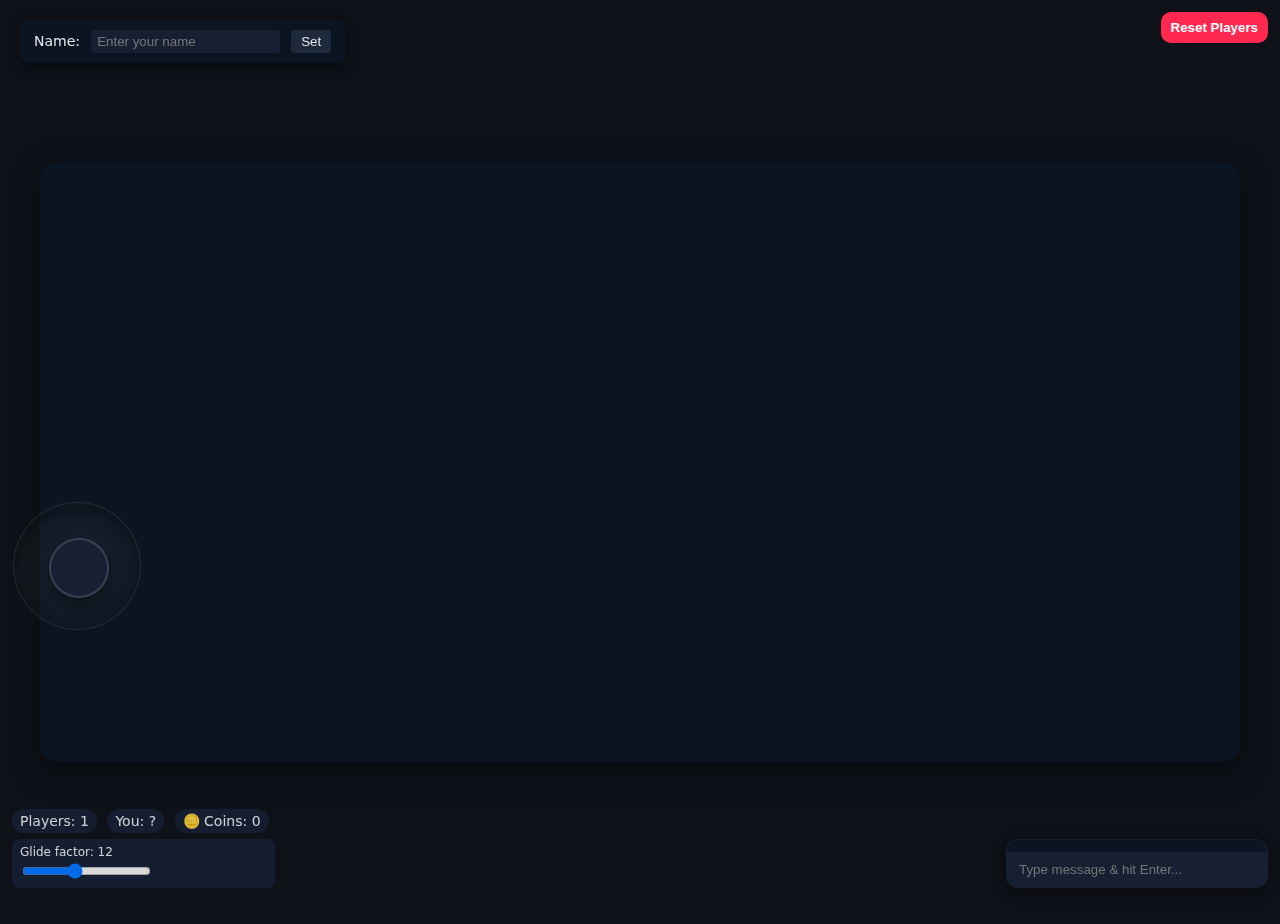
<file: multiplayer/index.html>
<!doctype html>
<html>
<head>
  <meta charset="utf-8" />
  <meta name="viewport" content="width=device-width,initial-scale=1" />
  <title>Web Sandbox MP</title>
  <link rel="stylesheet" href="style.css">
  <style>
    /* minimal styling for the admin button; tweak or move to style.css */
    .admin-panel {
      position: fixed; right: 12px; top: 12px; z-index: 1000;
      display: flex; gap: 8px;
    }
    .admin-btn {
      padding: 8px 10px; border: 0; border-radius: 10px; cursor: pointer;
      font-weight: 700;
    }
    .admin-btn.reset { background: #ff2950; color: #fff; }
  </style>
</head>
<body>
  <div class="wrap">
    <canvas id="c" width="1200" height="600"></canvas>
  </div>

  <!-- Chat -->
  <div class="chatbox">
    <div id="messages"></div>
    <input id="chatInput" placeholder="Type message & hit Enter..." autocomplete="off">
  </div>

  <!-- Joystick -->
  <div class="joystick" id="joy">
    <div class="joy-base"></div>
    <div class="joy-thumb" id="thumb"></div>
  </div>

  <!-- HUD (bottom-left) -->
  <div class="hud">
    <div>
      <span class="chip">Players: <span id="cnt">1</span></span>
      <span class="chip">You: <span id="me">?</span></span>
      <span class="chip">🪙 Coins: <span id="coinVal">0</span></span>
    </div>
    <div class="sliderBox">
      <label for="smoothRange">Glide factor: <span id="smoothVal">12</span></label>
      <input type="range" id="smoothRange" min="0" max="30" step="1" value="12">
    </div>
  </div>

  <!-- Name box -->
  <div id="nameBox" class="namebox">
    <label class="namebox-label">Name:</label>
    <input id="nameInput" maxlength="16" placeholder="Enter your name" class="namebox-input">
    <button id="nameBtn" class="namebox-btn">Set</button>
  </div>

  <!-- Admin controls -->
  <div class="admin-panel" aria-label="admin controls">
    <button id="resetBtn" class="admin-btn reset" title="Password required">Reset Players</button>
  </div>

  <!-- Password-protected reset logic -->
  <script>
    // Change this to your real admin password
    const RESET_PASSWORD = "ites1f";

    const ask = (msg) => window.prompt(msg);

    document.getElementById("resetBtn").addEventListener("click", () => {
      const pw = ask("Enter admin password to reset ALL player data:");
      if (pw !== RESET_PASSWORD) { alert("❌ Incorrect password."); return; }

      const confirmWord = ask('Type RESET to confirm wiping all player data:');
      if (confirmWord !== "RESET") { alert("Cancelled."); return; }

      // Tell app.js to perform the actual in-memory reset
      window.dispatchEvent(new CustomEvent("reset-players"));

      // If you also store players in localStorage, clear that too
      try { localStorage.removeItem("players"); } catch (e) {}

      // Optional: ping other tabs via storage event
      try { localStorage.setItem("__players_reset__", String(Date.now())); } catch (e) {}

      alert("Reset request sent.");
    });
  </script>

  <script type="module" src="app.js"></script>
</body>
</html>
</file>
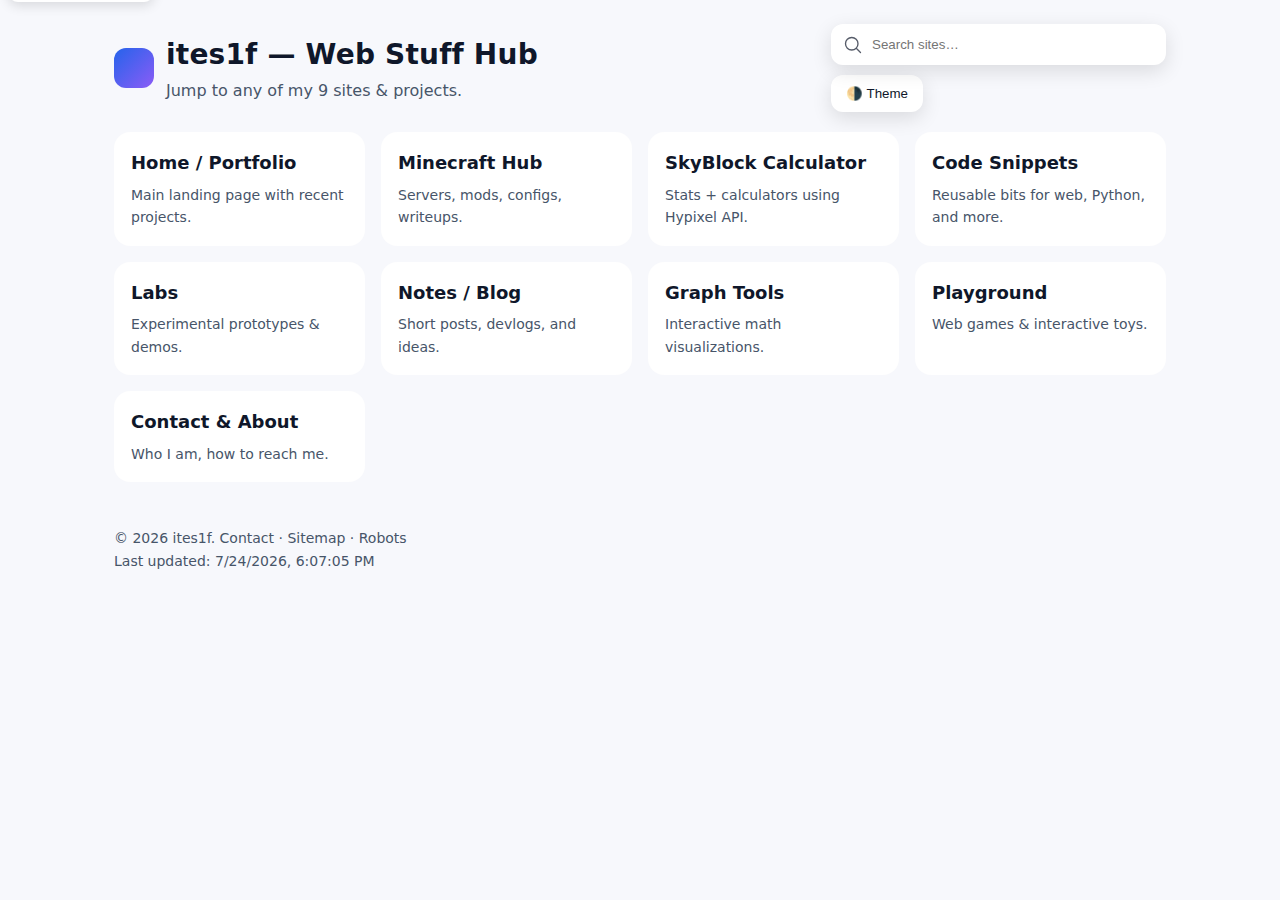
<file: multiversehub/index.html>
<!doctype html>
<html lang="en">
<head>
  <!-- Required basics -->
  <meta charset="utf-8" />
  <meta name="viewport" content="width=device-width, initial-scale=1" />
  <title>ites1f — Web Stuff Hub</title>
  <meta name="description" content="A simple hub that links to 9 projects and sites by ites1f." />
  <meta name="theme-color" content="#0b1220" />

  <!-- SEO + Social (edit as you like) -->
  <link rel="canonical" href="https://example.com/" />
  <meta name="robots" content="index,follow" />
  <meta property="og:title" content="ites1f — Web Stuff Hub" />
  <meta property="og:description" content="Jump to any of my 9 websites and projects." />
  <meta property="og:type" content="website" />
  <meta property="og:url" content="https://example.com/" />
  <meta property="og:image" content="https://example.com/og.png" />
  <meta name="twitter:card" content="summary_large_image" />

  <!-- Favicons / Manifest (optional) -->
  <link rel="icon" href="/favicon.ico" sizes="any" />
  <link rel="icon" href="/icon.svg" type="image/svg+xml" />
  <link rel="apple-touch-icon" href="/apple-touch-icon.png" />
  <link rel="manifest" href="/site.webmanifest" />

  <!-- Basic, modern CSS (no frameworks) -->
  <style>
    :root{
      --bg:#0b1220; --ink:#e9eefc; --muted:#a9b4d6; --card:#121a2e; --accent:#62d0ff;
      --ring:rgba(98,208,255,.55); --shadow:rgba(0,0,0,.35);
      color-scheme: light dark;
    }
    html[data-theme="light"]{
      --bg:#f7f8fc; --ink:#0f172a; --muted:#475569; --card:#ffffff; --accent:#2563eb;
      --ring:rgba(37,99,235,.4); --shadow:rgba(0,0,0,.12);
    }
    *{box-sizing:border-box}
    html,body{margin:0; padding:0}
    body{
      font: 500 16px/1.6 system-ui, -apple-system, Segoe UI, Roboto, Noto Sans, Apple SD Gothic Neo, "Segoe UI Emoji", sans-serif;
      background: var(--bg); color: var(--ink);
    }
    a{color:inherit; text-decoration:none}
    .wrap{max-width:1100px; margin-inline:auto; padding:24px;}

    /* Header */
    header{display:flex; align-items:center; gap:12px; justify-content:space-between; margin-bottom:20px}
    .brand{display:flex; align-items:center; gap:12px}
    .logo{width:40px; height:40px; border-radius:12px; background:linear-gradient(135deg,var(--accent),#8b5cf6)}
    .title{font-size:clamp(20px,3vw,28px); font-weight:800; letter-spacing:.2px}
    .muted{color:var(--muted)}
    .controls{display:flex; gap:10px; align-items:center; flex-wrap:wrap}

    /* Inputs */
    .search{
      position:relative; flex:1 1 320px; max-width:420px;
    }
    .search input{
      width:100%; background:var(--card); color:var(--ink);
      border:1px solid transparent; outline:none;
      padding:12px 14px 12px 40px; border-radius:12px;
      box-shadow: 0 6px 20px var(--shadow);
    }
    .search input:focus{border-color:var(--ring); box-shadow:0 0 0 4px var(--ring)}
    .search svg{position:absolute; left:12px; top:50%; transform:translateY(-50%); opacity:.7}

    .btn{
      background:var(--card); border:1px solid transparent; color:var(--ink);
      padding:10px 14px; border-radius:12px; cursor:pointer;
      box-shadow: 0 6px 20px var(--shadow);
    }
    .btn:focus-visible{outline:none; border-color:var(--ring); box-shadow:0 0 0 4px var(--ring)}

    /* Grid of 9 */
    .grid{
      display:grid; gap:16px;
      grid-template-columns: repeat(auto-fill, minmax(220px, 1fr));
      margin-top:16px;
    }
    .card{
      background:var(--card); border-radius:16px; padding:16px; border:1px solid rgba(255,255,255,.06);
      transition: transform .12s ease, box-shadow .12s ease, border-color .12s ease;
      display:block; height:100%;
    }
    .card:hover{ transform: translateY(-2px); box-shadow:0 12px 28px var(--shadow); border-color:var(--ring) }
    .card h3{margin:0 0 6px; font-size:18px}
    .card p{margin:0; color:var(--muted); font-size:14px}

    /* Footer */
    footer{margin-top:28px; border-top:1px solid rgba(255,255,255,.08); padding-top:16px; color:var(--muted); font-size:14px}

    /* Skip link (a11y) */
    .skip-link{
      position:absolute; left:8px; top:-40px; padding:8px 12px; border-radius:10px;
      background:var(--card); box-shadow:0 4px 12px var(--shadow);
    }
    .skip-link:focus{top:8px}
  </style>
</head>
<body>
  <a class="skip-link" href="#main">Skip to content</a>
  <div class="wrap">
    <header aria-label="Site header">
      <div class="brand" role="img" aria-label="Site logo and title">
        <div class="logo" aria-hidden="true"></div>
        <div>
          <div class="title">ites1f — Web Stuff Hub</div>
          <div class="muted">Jump to any of my 9 sites & projects.</div>
        </div>
      </div>

      <div class="controls">
        <label class="search" aria-label="Filter sites">
          <svg width="20" height="20" viewBox="0 0 24 24" fill="none" aria-hidden="true">
            <path d="M21 21l-4.2-4.2M10.5 18a7.5 7.5 0 1 1 0-15 7.5 7.5 0 0 1 0 15z"
                  stroke="currentColor" stroke-width="1.6" stroke-linecap="round"/>
          </svg>
          <input id="q" type="search" placeholder="Search sites…" autocomplete="off" />
        </label>
        <button id="themeBtn" class="btn" type="button" aria-pressed="false" aria-label="Toggle dark mode">🌗 Theme</button>
      </div>
    </header>

    <main id="main" tabindex="-1">
      <section class="grid" id="cards" aria-label="Links to my 9 websites">
        <!-- Replace href, title, and descriptions -->
        <a class="card" href="https://ites1f.github.io" target="_blank" rel="noopener" data-tags="home portfolio main">
          <h3>Home / Portfolio</h3>
          <p>Main landing page with recent projects.</p>
        </a>
        <a class="card" href="https://ites1f.github.io/mc/" target="_blank" rel="noopener" data-tags="minecraft mc">
          <h3>Minecraft Hub</h3>
          <p>Servers, mods, configs, writeups.</p>
        </a>
        <a class="card" href="https://ites1f.github.io/sbcalc/" target="_blank" rel="noopener" data-tags="skyblock hypixel api">
          <h3>SkyBlock Calculator</h3>
          <p>Stats + calculators using Hypixel API.</p>
        </a>
        <a class="card" href="https://ites1f.github.io/code/" target="_blank" rel="noopener" data-tags="code snippets algorithms">
          <h3>Code Snippets</h3>
          <p>Reusable bits for web, Python, and more.</p>
        </a>
        <a class="card" href="https://ites1f.github.io/labs/" target="_blank" rel="noopener" data-tags="labs experiments sandbox">
          <h3>Labs</h3>
          <p>Experimental prototypes & demos.</p>
        </a>
        <a class="card" href="https://ites1f.github.io/blog/" target="_blank" rel="noopener" data-tags="blog notes diary">
          <h3>Notes / Blog</h3>
          <p>Short posts, devlogs, and ideas.</p>
        </a>
        <a class="card" href="https://ites1f.github.io/graph/" target="_blank" rel="noopener" data-tags="math graphing tools">
          <h3>Graph Tools</h3>
          <p>Interactive math visualizations.</p>
        </a>
        <a class="card" href="https://ites1f.github.io/play/" target="_blank" rel="noopener" data-tags="games webgl canvas">
          <h3>Playground</h3>
          <p>Web games & interactive toys.</p>
        </a>
        <a class="card" href="https://ites1f.github.io/contact/" target="_blank" rel="noopener" data-tags="contact about">
          <h3>Contact & About</h3>
          <p>Who I am, how to reach me.</p>
        </a>
      </section>
    </main>

    <footer aria-label="Site footer">
      <div>© <span id="year"></span> ites1f. <a href="mailto:hello@example.com">Contact</a> · <a href="/sitemap.xml">Sitemap</a> · <a href="/robots.txt">Robots</a></div>
      <div>Last updated: <time id="updated" aria-live="polite"></time></div>
    </footer>
  </div>

  <script>
    // ——— Theme toggle with persistence ———
    (function(){
      const btn = document.getElementById('themeBtn');
      const saved = localStorage.getItem('theme');
      const prefersDark = matchMedia('(prefers-color-scheme: dark)').matches;
      const initial = saved || (prefersDark ? 'dark' : 'light');
      document.documentElement.setAttribute('data-theme', initial);
      btn.setAttribute('aria-pressed', initial === 'dark');

      btn.addEventListener('click', () => {
        const now = document.documentElement.getAttribute('data-theme') === 'dark' ? 'light' : 'dark';
        document.documentElement.setAttribute('data-theme', now);
        localStorage.setItem('theme', now);
        btn.setAttribute('aria-pressed', now === 'dark');
      });
    })();

    // ——— Live filter for cards ———
    (function(){
      const q = document.getElementById('q');
      const cards = Array.from(document.querySelectorAll('#cards .card'));
      const text = el => (el.textContent + ' ' + (el.getAttribute('data-tags')||'')).toLowerCase();
      q.addEventListener('input', () => {
        const v = q.value.trim().toLowerCase();
        cards.forEach(c => c.style.display = text(c).includes(v) ? '' : 'none');
      });
    })();

    // ——— Footer dynamic bits ———
    document.getElementById('year').textContent = new Date().getFullYear();
    document.getElementById('updated').textContent = new Date(document.lastModified).toLocaleString();
  </script>

  <!-- Optional: JSON-LD for better search previews (edit name/url/logo) -->
  <script type="application/ld+json">
  {
    "@context":"https://schema.org",
    "@type":"CollectionPage",
    "name":"ites1f — Web Stuff Hub",
    "url":"https://example.com/",
    "about":"Landing page linking to 9 websites and projects.",
    "publisher":{"@type":"Person","name":"ites1f"}
  }
  </script>
</body>
</html>
</file>
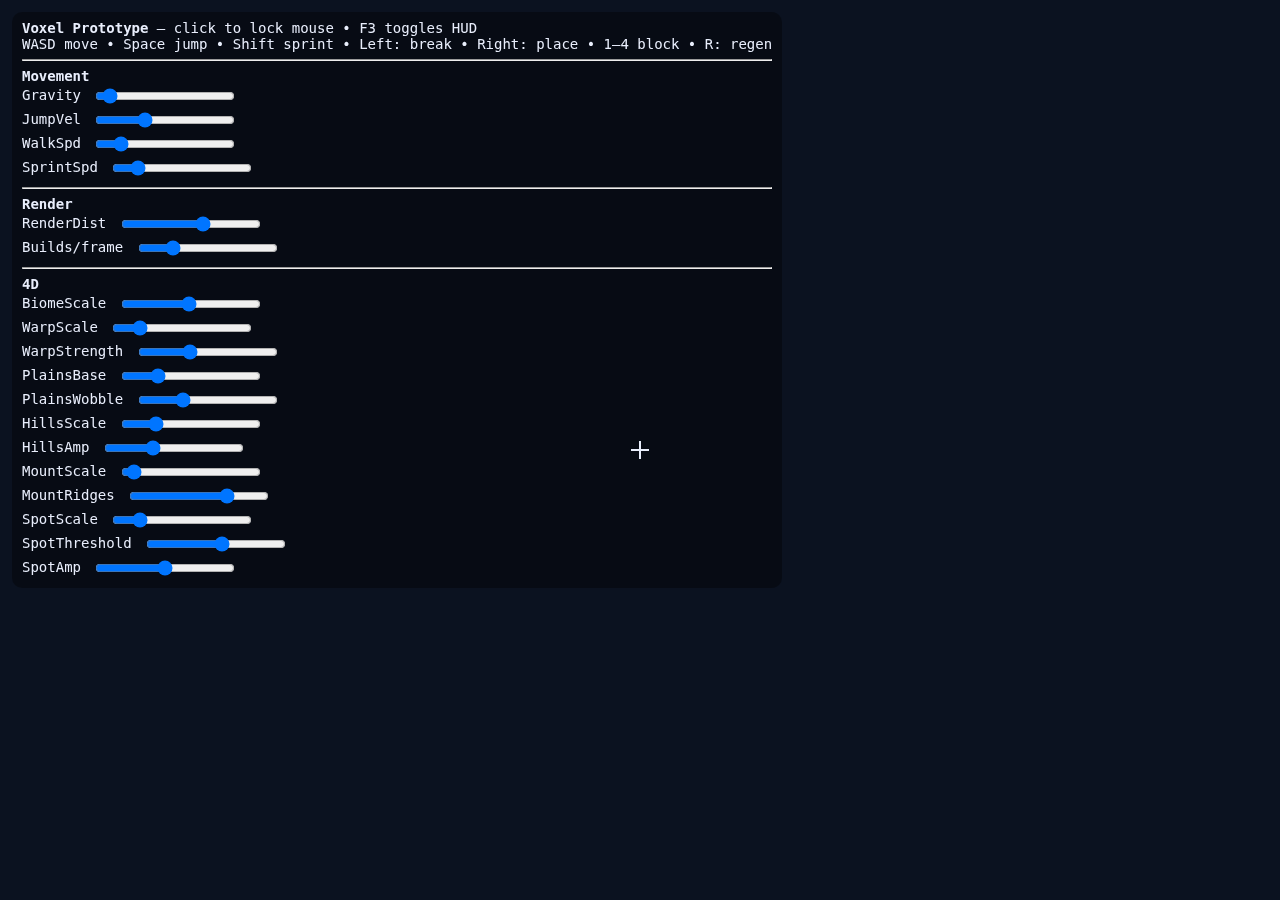
<file: 3Dbasic/4Dgame/index.html>
<!doctype html>
<html lang="en">
<head>
  <meta charset="utf-8" />
  <meta name="viewport" content="width=device-width, initial-scale=1" />
  <title>Web Voxel Prototype (Textured, No Sky)</title>
  <style>
    html, body { margin:0; height:100%; background:#0b1220; overflow:hidden; }
    #hud {
      position: fixed; top: 12px; left: 12px;
      font: 14px ui-monospace, Consolas, monospace; color: #e9eefc;
      background: rgba(0,0,0,.35); padding: 8px 10px; border-radius: 10px;
      user-select: none; max-height: 95vh; overflow-y: auto; width: max-content;
    }
    #hud input[type=range]{ width: 140px; vertical-align: middle; margin: 4px 6px; }
    #cross { position: fixed; top: 50%; left: 50%; width: 18px; height: 18px; margin: -9px 0 0 -9px; pointer-events: none; }
    #cross:before, #cross:after { content: ""; position: absolute; background: #e9eefc; }
    #cross:before { left: 8px; top: 0; width: 2px; height: 18px; }
    #cross:after  { top: 8px; left: 0; height: 2px; width: 18px; }
  </style>
</head>
<body>
  <div id="hud">
    <div><b>Voxel Prototype</b> — click to lock mouse • F3 toggles HUD</div>
    <div>WASD move • Space jump • Shift sprint • Left: break • Right: place • 1–4 block • R: regen</div>
    <div id="info"></div>

    <hr>
    <b>Movement</b><br>
    Gravity <input id="gSlider" type="range" min="-20" max="0" step="0.1" value="-19"> <span id="gVal"></span><br>
    JumpVel <input id="jSlider" type="range" min="0" max="20" step="0.1" value="6.7"> <span id="jVal"></span><br>
    WalkSpd <input id="wSlider" type="range" min="0" max="500" step="1" value="70"> <span id="wVal"></span><br>
    SprintSpd <input id="sSlider" type="range" min="0" max="700" step="1" value="100"> <span id="sVal"></span><br>

    <hr>
    <b>Render</b><br>
    RenderDist <input id="rSlider" type="range" min="0" max="10" step="1" value="6"> <span id="rVal"></span><br>
    Builds/frame <input id="bSlider" type="range" min="1" max="24" step="1" value="6"> <span id="bVal"></span><br>

    <hr>
    <b>4D</b><br>

    BiomeScale <input id="biomeSlider" type="range" min="0.0005" max="0.02" step="0.0001" value="0.0100"> <span id="biomeVal"></span><br>
    WarpScale <input id="warpScaleSlider" type="range" min="0.005" max="0.05" step="0.001" value="0.012"> <span id="warpScaleVal"></span><br>
    WarpStrength <input id="warpStrengthSlider" type="range" min="0" max="50" step="1" value="18"> <span id="warpStrengthVal"></span><br>

    PlainsBase <input id="plainsBaseSlider" type="range" min="0" max="140" step="1" value="33"> <span id="plainsBaseVal"></span><br>
    PlainsWobble <input id="plainsWobbleSlider" type="range" min="0" max="10" step="0.1" value="3.0"> <span id="plainsWobbleVal"></span><br>

    HillsScale <input id="hillsScaleSlider" type="range" min="0.005" max="0.05" step="0.001" value="0.015"> <span id="hillsScaleVal"></span><br>
    HillsAmp <input id="hillsAmpSlider" type="range" min="0" max="60" step="1" value="20"> <span id="hillsAmpVal"></span><br>

    MountScale <input id="mountScaleSlider" type="range" min="0.003" max="0.05" step="0.001" value="0.005"> <span id="mountScaleVal"></span><br>
    MountRidges <input id="mountRidgesSlider" type="range" min="10" max="300" step="1" value="220"> <span id="mountRidgesVal"></span><br>

    SpotScale <input id="spotScaleSlider" type="range" min="0.005" max="0.05" step="0.001" value="0.012"> <span id="spotScaleVal"></span><br>
    SpotThreshold <input id="spotThresholdSlider" type="range" min="0" max="1" step="0.01" value="0.55"> <span id="spotThresholdVal"></span><br>
  <!---->
    SpotAmp <input id="spotAmpSlider" type="range" min="0" max="60" step="1" value="30"> <span id="spotAmpVal"></span><br>
  
  </div>

  <div id="cross"></div>

  <script type="module">
    import * as THREE from "https://esm.sh/three@0.160.0";
    import { Sky }   from "https://esm.sh/three@0.160.0/examples/jsm/objects/Sky.js";



    // Physics (per-second)
    let GRAVITY  = -19;  // was -0.027 * 60
    let JUMP_VEL =  6.7;   // was  0.14  * 60

    // Horizontal accel (per-second). With DRAG=6 these settle to ~a/DRAG speed.
    let WALK     = 70;     // -> ~4.5 units/s cruise (27 / 6)
    let SPRINT   = 100;     // -> ~7.5 units/s cruise (45 / 6)


    // friction
    let FRICTION_GROUND = 0.86;
    let FRICTION_AIR    = 0.89;

    // --- Biome & shape tuning ---
    let BIOME_SCALE     = 0.0100;
    let WARP_SCALE      = 0.012;
    let WARP_STRENGTH   = 18.0;

    // Plains
    let PLAINS_BASE     = 33;
    let PLAINS_WOBBLE   = 3.0;

    // Hills
    let HILLS_SCALE     = 0.015;
    let HILLS_AMP       = 20;

    // Mountains (ridged)
    let MOUNT_SCALE     = 0.005;
    let MOUNT_RIDGES    = 220;

    // “Hilly patches”
    let SPOT_SCALE      = 0.012;
    let SPOT_THRESHOLD  = 0.55;
    let SPOT_AMPLITUDE  = 30;

    // World management
    let GRID_RADIUS = 8;
    let BUILDS_PER_FRAME = 8;

    // backup shaping (unused in terrain formula but kept for sliders)
    let MASK_SCALE   = 0.001;
    let HILL_SCALE   = 0.020;
    let DETAIL_SCALE = 0.080;
    let MOUNT_AMP    = 5;
    // ===== 4D world slice =====
    let W = 0.0;          // current w-slice (try 0, 1, 2, ...)
    let W_SCALE = 0.20;   // how fast terrain changes as w changes


    /* ===== Config ===== */
    const CHUNK = { X:16, Y:256, Z:16 };
    const BLOCK = { AIR:0, STONE:1, GRASS:2, DIRT:3, GLASS:4, LOG:5, LEAVES:6};
    let CURRENT_BLOCK = BLOCK.STONE;
    const BLOCK_TRANSPARENT = {
      [BLOCK.AIR]: true,
      [BLOCK.LEAVES]: true,
      [BLOCK.GLASS]: true,
    };

    /* ===== Scene ===== */
    const scene = new THREE.Scene();
    const camera = new THREE.PerspectiveCamera(75, innerWidth/innerHeight, 0.1, 3000);
    const renderer = new THREE.WebGLRenderer({ antialias:true, powerPreference:"high-performance" });
    renderer.setSize(innerWidth, innerHeight);
    renderer.setPixelRatio(devicePixelRatio);
    if (renderer.outputColorSpace !== undefined) renderer.outputColorSpace = THREE.SRGBColorSpace;
    document.body.appendChild(renderer.domElement);
    // Enable shadows globally
    renderer.shadowMap.enabled = true;
    renderer.shadowMap.type = THREE.PCFSoftShadowMap; // nice soft shadows

//sky
    // Sky dome
    const sky = new Sky();
    sky.scale.setScalar(450000);
    scene.add(sky);

    // Render sky behind everything (don’t touch depth)
    sky.material.depthWrite = false;
    sky.material.depthTest  = false;
    sky.renderOrder = -1;

    // Sky uniforms
    const skyUniforms = sky.material.uniforms;
    skyUniforms.turbidity.value = 10;
    skyUniforms.rayleigh.value = 2;
    skyUniforms.mieCoefficient.value = 0.005;
    skyUniforms.mieDirectionalG.value = 0.8;

    // --- Sun (directional light with shadows) ---
    const sunLight = new THREE.DirectionalLight(0xffffff, 1.05);
    sunLight.castShadow = true;
    scene.add(sunLight);

    // Shadow quality / coverage
    sunLight.shadow.mapSize.set(512, 512);   // 1024..4096; higher = sharper, slower
    sunLight.shadow.camera.near = 0.5;
    sunLight.shadow.camera.far  = 1500;
    // Shadow camera bounds (large square over world)
    const SHADOW_RADIUS = 150;
    sunLight.shadow.camera.left   = -SHADOW_RADIUS;
    sunLight.shadow.camera.right  =  SHADOW_RADIUS;
    sunLight.shadow.camera.top    =  SHADOW_RADIUS;
    sunLight.shadow.camera.bottom = -SHADOW_RADIUS;
    // Acne tweaks
    sunLight.shadow.bias = -0.00025;
    sunLight.shadow.normalBias = 0.35;

    // Target (light looks at this object)
    const sunTarget = new THREE.Object3D();
    scene.add(sunTarget);
    sunLight.target = sunTarget;

    // Sun position helper (keeps sky + light in sync)
    const sun = new THREE.Vector3();
    function setSun(elevationDeg = 45, azimuthDeg = 180) {
      const phi = THREE.MathUtils.degToRad(90 - elevationDeg); // elevation
      const theta = THREE.MathUtils.degToRad(azimuthDeg);      // azimuth
      sun.setFromSphericalCoords(1, phi, theta);
    
      // update sky
      skyUniforms.sunPosition.value.copy(sun);
    
      // place directional light far in the sun direction
      const sunDir = sun.clone().normalize();
      sunLight.position.copy(sunDir).multiplyScalar(800);
    
      // look at world origin (or move target to your player if you prefer)
      sunTarget.position.set(0, 0, 0);
      sunLight.target.updateMatrixWorld();
    }
    setSun(45, 180); // midday by default
//sky
    const lerp = (a,b,t) => a + (b-a)*t;

    // 4D integer hash (fast/repeatable)
    function hash4i(x,y,z,w){
      let h = (x*374761393) ^ (y*668265263) ^ (z*2147483647) ^ (w*1274126177);
      h = (h ^ (h>>>13)) * 1274126177;
      h ^= (h>>>16);
      return (h >>> 0) / 0xffffffff;
    }

    // 4D value noise for (x, z, w)  — we keep y=0 since terrain is sampled in x/z
    function valueNoise4(x,z,w){
      const xi=Math.floor(x), zi=Math.floor(z), wi=Math.floor(w);
      const tx=x-xi, tz=z-zi, tw=w-wi;
      const sx=smoothstep(tx), sz=smoothstep(tz), sw=smoothstep(tw);
    
      function n(ix,iz,iw){ return hash4i(xi+ix, 0, zi+iz, wi+iw); }
    
      // w=0 slab
      const a00 = lerp(n(0,0,0), n(1,0,0), sx);
      const a01 = lerp(n(0,1,0), n(1,1,0), sx);
      const b0  = lerp(a00, a01, sz);
    
      // w=1 slab
      const a10 = lerp(n(0,0,1), n(1,0,1), sx);
      const a11 = lerp(n(0,1,1), n(1,1,1), sx);
      const b1  = lerp(a10, a11, sz);
    
      return lerp(b0, b1, sw);
    }

    // 4D FBM over (x,z,w)
    function fbm4(x,z,w){
      let amp=1, freq=1, sum=0, norm=0;
      for(let i=0;i<4;i++){
        sum  += valueNoise4(x*freq, z*freq, w*freq) * amp;
        norm += amp;
        amp  *= 0.5;
        freq *= 2.0;
      }
      return sum / norm;
    }

    // 4D ridged
    function ridged4(x,z,w, octaves=4){
      let amp=1, freq=1, sum=0, norm=0;
      for(let i=0;i<octaves;i++){
        const n = fbm4(x*freq, z*freq, w*freq);
        const r = 1.0 - Math.abs(0.5 - n)*2.0;
        sum  += r * amp;
        norm += amp;
        amp  *= 0.5;
        freq *= 2.0;
      }
      return sum / norm;
    }

    const EPS_PLACEMENT = 1e-3; // small gap so touching faces are allowed

    function playerAABB() {
      const half = player.size.clone().multiplyScalar(0.5);
      return {
        min: player.pos.clone().sub(half),
        max: player.pos.clone().add(half),
      };
    }

    function blockAABB(x, y, z) {
      return {
        min: new THREE.Vector3(x, y, z),
        max: new THREE.Vector3(x + 1, y + 1, z + 1),
      };
    }

    function aabbOverlap(a, b, eps = 0) {
      // strict overlap check (not counting just-touching faces as overlap)
      return (
        a.min.x < b.max.x - eps && a.max.x > b.min.x + eps &&
        a.min.y < b.max.y - eps && a.max.y > b.min.y + eps &&
        a.min.z < b.max.z - eps && a.max.z > b.min.z + eps
      );
    }
    // Seeded RNG
    function mulberry32(seed){
      return function(){
        let t = seed += 0x6D2B79F5;
        t = Math.imul(t ^ (t >>> 15), t | 1);
        t ^= t + Math.imul(t ^ (t >>> 7), t | 61);
        return ((t ^ (t >>> 14)) >>> 0) / 4294967296;
      };
    }
    // --- Chunk array helpers (no methods on chunk needed) ---
    function cIdx(x,y,z){ return x + CHUNK.X*(z + CHUNK.Z*y); }
      
    function cGet(c, x,y,z){
      if (x<0||x>=CHUNK.X||y<0||y>=CHUNK.Y||z<0||z>=CHUNK.Z) return BLOCK.AIR;
      return c.blocks[cIdx(x,y,z)];
    }
    function cSet(c, x,y,z, v){
      if (x<0||x>=CHUNK.X||y<0||y>=CHUNK.Y||z<0||z>=CHUNK.Z) return;
      c.blocks[cIdx(x,y,z)] = v;
    }
    
    function placeTree(vox, x, y, z, rng){
      // trunk
      const h = 4 + Math.floor(rng()*3); // 4..6
      for (let i=0;i<h;i++){
        vox.set(x, y+i, z, BLOCK.LOG);
      }
    
      // leaves: a round-ish blob centered near top
      const topY = y + h - 1;
      const R = 2; // radius
      for (let dx=-R; dx<=R; dx++){
        for (let dy=-R; dy<=R; dy++){
          for (let dz=-R; dz<=R; dz++){
            const ax = x+dx, ay = topY+dy, az = z+dz;
            const d2 = dx*dx + dy*dy + dz*dz;
            // hollow out corners a bit so it looks nicer
            if (d2 <= 3 + (rng()<0.2?0:1)) {
              // don’t overwrite trunk
              if (!(dx===0 && dz===0 && dy<=0 && dy>=-h)) {
                // avoid replacing solid terrain (optional)
                if (vox.get(ax,ay,az) === BLOCK.AIR) {
                  vox.set(ax,ay,az, BLOCK.LEAVES);
                }
              }
            }
          }
        }
      }
    }


    function wouldCollideWithPlayer(x, y, z) {
      const pa = playerAABB();
      const ba = blockAABB(x, y, z);
      return aabbOverlap(pa, ba, EPS_PLACEMENT);
    }

    // Background gradient + fog (no Sky shader)
    function makeSkyGradient(top="#87CEEB", bottom="#FFFFFF") {
      const size = 512;
      const canvas = document.createElement("canvas");
      canvas.width = 1; canvas.height = size;
      const ctx = canvas.getContext("2d");
      const grad = ctx.createLinearGradient(0,0,0,size);
      grad.addColorStop(0, top);
      grad.addColorStop(1, bottom);
      ctx.fillStyle = grad;
      ctx.fillRect(0,0,1,size);
      return new THREE.CanvasTexture(canvas);
    }
    //scene.background = makeSkyGradient("#87CEEB", "#FFFFFF");
    scene.fog = new THREE.Fog(0x87CEEB, 80, 600);

    // Lights
    scene.add(new THREE.HemisphereLight(0xcfe8ff, 0x7aa0b8, 0.85));
    const amb = new THREE.AmbientLight(0xffffff, 0.15); // 10–20% is enough
    scene.add(amb);
    const dir = new THREE.DirectionalLight(0xffffff, 0.6);
    dir.position.set(0.7,1,0.4); scene.add(dir);

    const info = document.getElementById("info");

    /* ===== Texture atlas =====
       Put atlas.png in same folder. Assumed 16x16 tiles; change TILES if different.
       Tile assignments:
         stone: (0,0)
         dirt:  (1,0)
         grass: top(2,0) side(3,0) bottom(1,0)
         glass: (0,1)  (adjust if yours is elsewhere)
    */
    const atlas = new THREE.TextureLoader().load("atlas.png",
      () => console.log("[atlas] loaded", atlas.image?.width, "x", atlas.image?.height),
      undefined,
      (err) => console.error("[atlas] FAILED to load", err)
    );
    atlas.flipY = false;
    atlas.magFilter = THREE.NearestFilter;
    atlas.minFilter = THREE.NearestFilter; // simple & safe
    atlas.wrapS = THREE.ClampToEdgeWrapping;
    atlas.wrapT = THREE.ClampToEdgeWrapping;
    if (atlas.colorSpace !== undefined) atlas.colorSpace = THREE.SRGBColorSpace;

    let CHUNK_MAT = new THREE.MeshLambertMaterial({ map: atlas, fog: true });

    // Tiles (4x4 atlas)
    const TILES_X = 4, TILES_Y = 4;
    function tileUV(tx, ty){
      const su = 1 / TILES_X, sv = 1 / TILES_Y;
      // tiny inset to avoid bleeding
      const safeW = (atlas.image?.width  || 128);
      const safeH = (atlas.image?.height || 128);
      const insetU = 0.5 / safeW;
      const insetV = 0.5 / safeH;
      const u0 = tx*su + insetU, v0 = ty*sv + insetV;
      const u1 = (tx+1)*su - insetU, v1 = (ty+1)*sv - insetV;
      return { u0, v0, u1, v1 };
    }
    const UV_TILES = {
      STONE:      tileUV(0,0),
      GRASS_TOP:  tileUV(2,0),
      GRASS_SIDE: tileUV(3,0),
      DIRT:       tileUV(1,0),
      GLASS:      tileUV(0,1),
      LOG:        tileUV(1,1),
      LEAVES:     tileUV(2,1)
    };
    function uvFor(blockId, faceDir){
      if (blockId === BLOCK.STONE) return UV_TILES.STONE;
      if (blockId === BLOCK.DIRT)  return UV_TILES.DIRT;
      if (blockId === BLOCK.GLASS) return UV_TILES.GLASS;
      if (blockId === BLOCK.GRASS){
        if (faceDir === 2) return UV_TILES.GRASS_TOP;  // +Y
        if (faceDir === 3) return UV_TILES.DIRT;       // -Y
        return UV_TILES.GRASS_SIDE;                    // sides
      }
      if (blockId === BLOCK.LOG) return UV_TILES.LOG;
      if (blockId === BLOCK.LEAVES) return UV_TILES.LEAVES;
      return UV_TILES.STONE;
    }

    /* ===== Input ===== */
    const keys = new Set();
    let pointerLocked = false;
    let yaw = 0, pitch = 0;
    let hudVisible = true;

    addEventListener("resize", () => {
      camera.aspect = innerWidth/innerHeight;
      camera.updateProjectionMatrix();
      renderer.setSize(innerWidth, innerHeight);
    });
    document.body.addEventListener("click", () => {
      if (!pointerLocked) renderer.domElement.requestPointerLock();
    });
    document.addEventListener("pointerlockchange", () => {
      pointerLocked = (document.pointerLockElement === renderer.domElement);
    });
    document.addEventListener("mousemove", (e) => {
      if (!pointerLocked) return;
      const sens = 0.0025, MAX_D = 80;
      const dx = Math.max(-MAX_D, Math.min(MAX_D, e.movementX||0));
      const dy = Math.max(-MAX_D, Math.min(MAX_D, e.movementY||0));
      yaw   -= dx * sens;
      pitch -= dy * sens;
      pitch = Math.max(-Math.PI/2+0.001, Math.min(Math.PI/2-0.001, pitch));
    });
    addEventListener("keydown", (e) => {
      const k = e.key.toLowerCase();
      keys.add(k);

      if (k === "f3") {
        hudVisible = !hudVisible;
        document.getElementById("hud").style.display = hudVisible ? "block" : "none";
        e.preventDefault(); e.stopPropagation();
        return;
      }

      if (k==="1") CURRENT_BLOCK=BLOCK.STONE;
      if (k==="2") CURRENT_BLOCK=BLOCK.GRASS;
      if (k==="3") CURRENT_BLOCK=BLOCK.DIRT;
      if (k==="4") CURRENT_BLOCK=BLOCK.GLASS;
      if (k==="5") CURRENT_BLOCK=BLOCK.LOG;
      if (k==="6") CURRENT_BLOCK=BLOCK.LEAVES;
      if (k==="r") regenAll();
      if (k==="q") { W -= 0.25; regenAll(); }
      if (k==="e") { W += 0.25; regenAll(); }

    });
    addEventListener("keyup", (e) => keys.delete(e.key.toLowerCase()));
    addEventListener("contextmenu", (e) => e.preventDefault());

    /* ===== Slider bindings ===== */
    const bind = (id, setter, fmt=(v)=>v)=> {
      const el = document.getElementById(id);
      const out = document.getElementById(id.replace("Slider","Val"));
      const sync = ()=> { if(out) out.textContent = fmt(el.value); };
      el.addEventListener("input", (e)=>{ setter(parseFloat(e.target.value)); regenAll(); sync(); });
      sync();
    };
    bind("gSlider",   v => GRAVITY=v);
    bind("jSlider",   v => JUMP_VEL=v);
    bind("wSlider",   v => WALK=v);
    bind("sSlider",   v => SPRINT=v);
    bind("rSlider",   v => { GRID_RADIUS = v|0; scheduleGridRefresh(); }, v=>v|0);
  
    bind("bSlider",   v => { BUILDS_PER_FRAME = v|0; }, v=>v|0);
  
    bind("biomeSlider",     v => { BIOME_SCALE = v; }, v=> (+v).toFixed(4));
    bind("warpScaleSlider", v => { WARP_SCALE = v; }, v=> (+v).toFixed(3));
    bind("warpStrengthSlider", v => { WARP_STRENGTH = v; }, v=> v|0);
    bind("plainsBaseSlider",   v => { PLAINS_BASE = v; }, v=> v|0);
    bind("plainsWobbleSlider", v => { PLAINS_WOBBLE = v; }, v=> (+v).toFixed(1));
    bind("hillsScaleSlider", v => { HILLS_SCALE = v; }, v=> (+v).toFixed(3));
    bind("hillsAmpSlider",   v => { HILLS_AMP = v; }, v=> v|0);
    bind("mountScaleSlider",  v => { MOUNT_SCALE = v; }, v=> (+v).toFixed(3));
    bind("mountRidgesSlider", v => { MOUNT_RIDGES = v; }, v=> v|0);
    bind("spotScaleSlider",     v => { SPOT_SCALE = v; }, v=> (+v).toFixed(3));
    bind("spotThresholdSlider", v => { SPOT_THRESHOLD = v; }, v=> (+v).toFixed(2));
    /**/
    bind("spotAmpSlider",       v => { SPOT_AMPLITUDE = v; }, v=> v|0);

    /* ===== Noise ===== */
    function hash2i(x, y) {
      let h = x*374761393 + y*668265263;
      h = (h ^ (h>>13)) * 1274126177;
      return (h>>>0)/0xffffffff;
    }
    const smoothstep = t => t*t*(3-2*t);
    function valueNoise2(x,y){
      const xi=Math.floor(x), yi=Math.floor(y);
      const tx=x-xi, ty=y-yi;
      const a=hash2i(xi,yi), b=hash2i(xi+1,yi), c=hash2i(xi,yi+1), d=hash2i(xi+1,yi+1);
      const sx=smoothstep(tx), sy=smoothstep(ty);
      const u=a+(b-a)*sx, v=c+(d-c)*sx;
      return u+(v-u)*sy;
    }
    function fbm2(x,y){
      let amp=1,freq=1,sum=0,norm=0;
      for(let i=0;i<4;i++){
        sum+=valueNoise2(x*freq,y*freq)*amp;
        norm+=amp; amp*=0.5; freq*=2;
      }
      return sum/norm;
    }
    function ridged(x, y, octaves=4){
      let amp=1, freq=1, sum=0, norm=0;
      for(let i=0;i<octaves;i++){
        const r = 1.0 - Math.abs(0.5 - fbm2(x*freq, y*freq)) * 2.0;
        sum += r * amp;
        norm += amp;
        amp *= 0.5;
        freq *= 2.0;
      }
      return sum / norm;
    }
    function warp2(x, y){
      const wx = fbm2(x*WARP_SCALE*2.13, y*WARP_SCALE*0.91);
      const wy = fbm2(x*WARP_SCALE*1.31, y*WARP_SCALE*1.73);
      return { x: x + (wx-0.5)*2*WARP_STRENGTH, y: y + (wy-0.5)*2*WARP_STRENGTH };
    }
    function sstep(a,b,t){ const u=Math.max(0,Math.min(1,(t-a)/(b-a))); return u*u*(3-2*u); }
    function sampleTerrain4(wx, wz, wSlice) {
      const w = wSlice * W_SCALE; // scaled w keeps slices like w=1 and w=2 similar but distinct
    
      const biomeN = fbm4(wx*BIOME_SCALE, wz*BIOME_SCALE, w);
    
      const sstep = (a,b,t)=>{ const x=Math.max(0,Math.min(1,(t-a)/(b-a))); return x*x*(3-2*x); };
      const tPlains    = sstep(0.00, 0.35, biomeN);
      const tHills     = sstep(0.30, 0.65, biomeN);
      const tMountains = sstep(0.55, 0.95, biomeN);
      const wSum = tPlains + tHills + tMountains + 1e-6;
      const bP = tPlains/wSum, bH=tHills/wSum, bM=tMountains/wSum;
    
      const plains    = PLAINS_BASE + (fbm4(wx*0.03,      wz*0.03,      w)-0.5)*2*PLAINS_WOBBLE;
      const hills     = PLAINS_BASE + 3 + fbm4(wx*HILLS_SCALE,  wz*HILLS_SCALE,  w)*HILLS_AMP;
      const mountains = PLAINS_BASE + 6 + ridged4(wx*MOUNT_SCALE, wz*MOUNT_SCALE, w, 4)*MOUNT_RIDGES;
    
      let h = bP*plains + bH*hills + bM*mountains;
    
      const spot = fbm4(wx*SPOT_SCALE, wz*SPOT_SCALE, w);
      if (spot > SPOT_THRESHOLD){
        const k = (spot - SPOT_THRESHOLD) / (1 - SPOT_THRESHOLD);
        const spotWeight = bP*1.0 + bH*0.6;
        h += k * SPOT_AMPLITUDE * spotWeight;
      }
      return Math.floor(h);
    }
    
    const FLAT_WORLD_Y = null;

    /* ===== World ===== */
    class Chunk {
      constructor(cx,cz){
        this.cx=cx; this.cz=cz;
        this.blocks=new Uint8Array(CHUNK.X*CHUNK.Y*CHUNK.Z);
        this.mesh=null;
        this.generated=false;
        this.dirty=false;
      }
    }
    const chunks = new Map();
    window.chunks = chunks; // optional debug
    const buildQueue = [];
    const key = (cx,cz)=>`${cx},${cz}`;
    const idx = (x,y,z)=> x + CHUNK.X*(z + CHUNK.Z*y);

    function generateChunk(c){
      if(c.generated) return;
      const baseX=c.cx*CHUNK.X, baseZ=c.cz*CHUNK.Z;
      for(let z=0;z<CHUNK.Z;z++){
        for(let x=0;x<CHUNK.X;x++){
          const wx=baseX+x, wz=baseZ+z;
          const hRaw = FLAT_WORLD_Y ?? sampleTerrain4(wx,wz,W);
          const h = Math.max(1, Math.min(CHUNK.Y - 2, hRaw));
          for(let y=0;y<CHUNK.Y;y++){
            let id=BLOCK.AIR;
            if(y===h) id=BLOCK.GRASS;
            else if(y<h-3) id=BLOCK.STONE;
            else if(y<h) id=BLOCK.DIRT;
            c.blocks[idx(x,y,z)]=id;
          }
        }
      }
      // decorate this chunk with trees
      decorateChunkTrees(c, 12345 /* world seed */, fbm2);
      c.generated=true;
      c.dirty=true;
      enqueueBuild(c);
      markNeighborsDirty(c.cx, c.cz); // keep borders fresh
    }

    function shouldDrawFace(cur, neighbor){
      if (neighbor === BLOCK.AIR) return true;
      if (neighbor === BLOCK.GLASS && cur !== BLOCK.GLASS) return true;
      return false;
    }

    function neighborBlock(c,x,y,z,dir){
      let nx=x,ny=y,nz=z,cx=c.cx,cz=c.cz;
      if(dir===0)nx++; if(dir===1)nx--;
      if(dir===2)ny++; if(dir===3)ny--;
      if(dir===4)nz++; if(dir===5)nz--;
      if(ny<0||ny>=CHUNK.Y) return BLOCK.AIR;
      if(nx<0){cx--;nx+=CHUNK.X;}
      if(nx>=CHUNK.X){cx++;nx-=CHUNK.X;}
      if(nz<0){cz--;nz+=CHUNK.Z;}
      if(nz>=CHUNK.Z){cz++;nz-=CHUNK.Z;}
      const nc=chunks.get(key(cx,cz));
      if(!nc||!nc.generated) return BLOCK.AIR;
      return nc.blocks[idx(nx,ny,nz)];
    }
    // Biome-aware, defensive, local-only
    // Biome-aware trees using fbm2 that returns 0..1
    function decorateChunkTrees(chunk, worldSeed, noise2D){
      const { cx, cz } = chunk;
      const wx0 = cx * CHUNK.X, wz0 = cz * CHUNK.Z;
    
      // per-chunk RNG
      const rng = mulberry32((worldSeed ^ (cx*73856093) ^ (cz*19349663)) >>> 0);
    
      // ---- 1) Biome mask (low frequency, big regions) ----
      const BIOME_SCALE = 0.005;              // smaller => bigger regions
      let biome01 = noise2D(wx0 * BIOME_SCALE, wz0 * BIOME_SCALE); // 0..1
      if (!Number.isFinite(biome01)) biome01 = 0.5;
    
      // classify
      let targetTrees;     // how many trees to try in this chunk
      let densThreshold;   // column acceptance threshold (0..1)
      let sampleProb;      // how many columns we even test
    
      if (biome01 > 0.62) {               // FOREST
        targetTrees   = 10 + Math.floor(biome01 * 6); // 10..16
        densThreshold = 0.45;                          // permissive
        sampleProb    = 0.45;                          // scan many columns
      } else if (biome01 < 0.38) {        // PLAINS
        // ≈ 1 chunk out of 4 gets a single tree
        const gate = (((cx*92837111) ^ (cz*689287499) ^ worldSeed) & 3) === 0;
        targetTrees   = gate ? 1 : 0;
        densThreshold = 0.85;
        sampleProb    = gate ? 0.15 : 0.0;
      } else {                            // TRANSITION
        targetTrees   = 3;
        densThreshold = 0.65;
        sampleProb    = 0.25;
      }
      if (targetTrees <= 0 || sampleProb <= 0) return;
    
      // ---- 2) Scan positions strictly inside this chunk ----
      const pad = 2;
      let placed = 0;
    
      // slight random offsets to avoid grid look
      const sx = pad + Math.floor(rng()*3);
      const sz = pad + Math.floor(rng()*3);
    
      for (let lz = sz; lz < CHUNK.Z - pad && placed < targetTrees; lz++){
        for (let lx = sx; lx < CHUNK.X - pad && placed < targetTrees; lx++){
          if (rng() > sampleProb) continue;
        
          const wx = wx0 + lx, wz = wz0 + lz;
        
          // local density noise (higher freq than biome), 0..1
          let dens01 = noise2D(wx * 0.02, wz * 0.02);
          if (!Number.isFinite(dens01)) dens01 = 0.5;
          if (dens01 < densThreshold) continue;
        
          // find top
          let yTop = -1;
          for (let y = CHUNK.Y-2; y >= 1; y--){
            if (cGet(chunk, lx, y, lz) !== BLOCK.AIR){ yTop = y; break; }
          }
          if (yTop < 0) continue;
        
          // must be grass surface with air above
          if (cGet(chunk, lx, yTop,   lz) !== BLOCK.GRASS) continue;
          if (cGet(chunk, lx, yTop+1, lz) !== BLOCK.AIR)   continue;
        
          // gentle slope check within this chunk
          const topIn = (qx,qz)=>{
            if (qx<0||qx>=CHUNK.X||qz<0||qz>=CHUNK.Z) return yTop;
            for (let yy=CHUNK.Y-2; yy>=1; yy--) if (cGet(chunk,qx,yy,qz)!==BLOCK.AIR) return yy;
            return yTop;
          };
          const a = topIn(lx-1,lz), b = topIn(lx+1,lz), c = topIn(lx,lz-1), d = topIn(lx,lz+1);
          if (Math.max(a,b,c,d) - Math.min(a,b,c,d) > 2) continue;
        
          // place tree (local-only; uses cSet/cGet)
          placeTreeLocal(chunk, lx, yTop+1, lz, rng);
          placed++;
        }
      }
    }

    // Place ONE tree strictly inside this chunk (no cross-border writes)
    function placeTreeLocal(chunk, lx, y, lz, rng){
      const LOG = BLOCK.LOG ?? 5;
      const LEAVES = BLOCK.LEAVES ?? 6;
    
      const h = 4 + Math.floor(rng()*3); // trunk 4..6
    
      // trunk
      for (let i=0; i<h; i++){
        const yy = y + i;
        if (yy<=0 || yy>=CHUNK.Y) break;
        cSet(chunk, lx, yy, lz, LOG);
      }
    
      // canopy
      const topY = y + h - 1;
      const R = 2;
      for (let dx=-R; dx<=R; dx++){
        for (let dy=-R; dy<=R; dy++){
          for (let dz=-R; dz<=R; dz++){
            const ax = lx+dx, ay = topY+dy, az = lz+dz;
            if (ax<0||ax>=CHUNK.X||az<0||az>=CHUNK.Z) continue; // stay inside
            if (ay<=0||ay>=CHUNK.Y) continue;
            const d2 = dx*dx + dy*dy + dz*dz;
            if (d2 <= 3 + (rng()<0.2?0:1)){
              if (!(dx===0 && dz===0 && dy<=0)){                // don't overwrite trunk core
                if (cGet(chunk, ax,ay,az) === BLOCK.AIR){
                  cSet(chunk, ax,ay,az, LEAVES);
                }
              }
            }
          }
        }
      }
    }

    function columnTop(chunk, lx, lz){
      if (lx<0||lx>=CHUNK.X||lz<0||lz>=CHUNK.Z) return -9999;
      for (let y = CHUNK.Y-2; y>=1; y--){
        if (chunk.get(lx,y,lz) !== BLOCK.AIR) return y;
      }
      return -9999;
    }

    function enqueueBuild(ch){ if (!buildQueue.includes(ch)) buildQueue.push(ch); }
    function buildMesh(c){
      if (!c.dirty) return;
      c.dirty = false;
      if(c.mesh){
        scene.remove(c.mesh);
        c.mesh.geometry.dispose();
        c.mesh.castShadow = true;
        c.mesh.receiveShadow = true;

        // DO NOT dispose shared material
        // c.mesh.material.dispose?.();
        c.mesh = null;
      }
    
      const pos=[], norm=[], uv=[];
      const baseX=c.cx*CHUNK.X, baseZ=c.cz*CHUNK.Z;
    
      const pushTri=(a,b,cpt,n,rect)=>{
        pos.push(a.x,a.y,a.z, b.x,b.y,b.z, cpt.x,cpt.y,cpt.z);
        norm.push(n.x,n.y,n.z, n.x,n.y,n.z, n.x,n.y,n.z);
        uv.push(rect.u0,rect.v0,  rect.u1,rect.v0,  rect.u1,rect.v1);
      };
      const pushQuad=(p0,p1,p2,p3,n,rect)=>{
        pushTri(p0,p1,p2,n,rect);
        pos.push(p0.x,p0.y,p0.z, p2.x,p2.y,p2.z, p3.x,p3.y,p3.z);
        norm.push(n.x,n.y,n.z,   n.x,n.y,n.z,   n.x,n.y,n.z);
        uv.push(rect.u0,rect.v0, rect.u1,rect.v1, rect.u0,rect.v1);
      };
    
      const addFace=(x,y,z,dir,blockId)=>{
        const bx=baseX+x, by=y, bz=baseZ+z;
        const rect = uvFor(blockId, dir);
        switch(dir){
          case 0:
            pushQuad(
              new THREE.Vector3(bx+1,by,  bz),
              new THREE.Vector3(bx+1,by+1,bz),
              new THREE.Vector3(bx+1,by+1,bz+1),
              new THREE.Vector3(bx+1,by,  bz+1),
              new THREE.Vector3(1,0,0), rect); break;
          case 1:
            pushQuad(
              new THREE.Vector3(bx,by,  bz+1),
              new THREE.Vector3(bx,by+1,bz+1),
              new THREE.Vector3(bx,by+1,bz),
              new THREE.Vector3(bx,by,  bz),
              new THREE.Vector3(-1,0,0), rect); break;
          case 2:
            pushQuad(
              new THREE.Vector3(bx,  by+1,bz),
              new THREE.Vector3(bx,  by+1,bz+1),
              new THREE.Vector3(bx+1,by+1,bz+1),
              new THREE.Vector3(bx+1,by+1,bz),
              new THREE.Vector3(0,1,0), rect); break;
          case 3:
            pushQuad(
              new THREE.Vector3(bx,  by,  bz+1),
              new THREE.Vector3(bx,  by,  bz),
              new THREE.Vector3(bx+1,by,  bz),
              new THREE.Vector3(bx+1,by,  bz+1),
              new THREE.Vector3(0,-1,0), rect); break;
          case 4:
            pushQuad(
              new THREE.Vector3(bx+1,by,  bz+1),
              new THREE.Vector3(bx+1,by+1,bz+1),
              new THREE.Vector3(bx,  by+1,bz+1),
              new THREE.Vector3(bx,  by,  bz+1),
              new THREE.Vector3(0,0,1), rect); break;
          case 5:
            pushQuad(
              new THREE.Vector3(bx,  by,  bz),
              new THREE.Vector3(bx,  by+1,bz),
              new THREE.Vector3(bx+1,by+1,bz),
              new THREE.Vector3(bx+1,by,  bz),
              new THREE.Vector3(0,0,-1), rect); break;
        }
      };
    
      for(let y=0;y<CHUNK.Y;y++){
        for(let z=0;z<CHUNK.Z;z++){
          for(let x=0;x<CHUNK.X;x++){
            const id=c.blocks[idx(x,y,z)];
            if(id===BLOCK.AIR) continue;
            for(let d=0;d<6;d++){
              const nb=neighborBlock(c,x,y,z,d);
              if (shouldDrawFace(id, nb)) addFace(x,y,z,d,id);
            }
          }
        }
      }
    
      const geom=new THREE.BufferGeometry();
      geom.setAttribute("position",new THREE.Float32BufferAttribute(pos,3));
      geom.setAttribute("normal",new THREE.Float32BufferAttribute(norm,3));
      geom.setAttribute("uv",new THREE.Float32BufferAttribute(uv,2));
      geom.computeBoundingSphere();
    
      c.mesh=new THREE.Mesh(geom, CHUNK_MAT);
      c.mesh.castShadow = true;
      c.mesh.receiveShadow = true;
      scene.add(c.mesh);
    }


    /* ===== World management ===== */
    let lastChunkX = Infinity, lastChunkZ = Infinity;
    function ensureChunk(cx,cz){
      const k = key(cx,cz);
      let ch = chunks.get(k);
      if(!ch){ ch=new Chunk(cx,cz); chunks.set(k,ch); }
      if(!ch.generated) generateChunk(ch);
      return ch;
    }
    function scheduleGridRefresh(){ lastChunkX = Infinity; lastChunkZ = Infinity; }
    function updateVisibleGridIfNeeded(wx,wz){
      const pcx=Math.floor(wx/CHUNK.X), pcz=Math.floor(wz/CHUNK.Z);
      if (pcx === lastChunkX && pcz === lastChunkZ) return;
      lastChunkX = pcx; lastChunkZ = pcz;
      for(let dz=-GRID_RADIUS;dz<=GRID_RADIUS;dz++){
        for(let dx=-GRID_RADIUS;dx<=GRID_RADIUS;dx++){
          const ch = ensureChunk(pcx+dx, pcz+dz);
          if (ch.dirty) enqueueBuild(ch);
        }
      }
    }
    function markNeighborsDirty(cx, cz){
      const offsets = [[-1,0],[1,0],[0,-1],[0,1]];
      for (const [dx,dz] of offsets){
        const nb = chunks.get(key(cx+dx, cz+dz));
        if (nb && nb.generated){ nb.dirty = true; enqueueBuild(nb); }
      }
    }
    function regenAll(){
      for(const [,ch] of chunks){
        if(ch.mesh){ scene.remove(ch.mesh); ch.mesh.geometry.dispose(); /* keep material */ }
      }
      chunks.clear();
      buildQueue.length = 0;
      scheduleGridRefresh();
      updateVisibleGridIfNeeded(player.pos.x, player.pos.z);
      for(const [,ch] of chunks){ ch.dirty = true; enqueueBuild(ch); }
    }

    /* ===== Block Editing ===== */
    function getBlock(wx,wy,wz){
      const cx=Math.floor(wx/CHUNK.X), cz=Math.floor(wz/CHUNK.Z);
      const ch=chunks.get(key(cx,cz)); if(!ch) return BLOCK.AIR;
      const lx=wx-cx*CHUNK.X, ly=wy, lz=wz-cz*CHUNK.Z;
      if(lx<0||lx>=CHUNK.X||ly<0||ly>=CHUNK.Y||lz<0||lz>=CHUNK.Z) return BLOCK.AIR;
      return ch.blocks[idx(lx,ly,lz)];
    }
    function setBlock(wx,wy,wz,id){
      const cx=Math.floor(wx/CHUNK.X), cz=Math.floor(wz/CHUNK.Z);
      const ch=chunks.get(key(cx,cz)); if(!ch) return;
      const lx=wx-cx*CHUNK.X, ly=wy, lz=wz-cz*CHUNK.Z;
      if(lx<0||lx>=CHUNK.X||ly<0||ly>=CHUNK.Y||lz<0||lz>=CHUNK.Z) return;

      const i = idx(lx,ly,lz);
      if (ch.blocks[i] === id) return;
      ch.blocks[i]=id;
      ch.dirty = true; enqueueBuild(ch);

      const mark = (nx,nz)=>{
        const nb = chunks.get(key(nx,nz));
        if (nb && nb.generated) { nb.dirty = true; enqueueBuild(nb); }
      };
      if (lx === 0)           mark(cx-1, cz);
      if (lx === CHUNK.X-1)   mark(cx+1, cz);
      if (lz === 0)           mark(cx, cz-1);
      if (lz === CHUNK.Z-1)   mark(cx, cz+1);
    }

    /* ===== Player & Picking & Physics ===== */
    const player = {
      pos: new THREE.Vector3(0, 60, 0),
      vel: new THREE.Vector3(),
      size: new THREE.Vector3(0.6, 1.1, 0.6),
      grounded: false
    };
    function eyePos(){ return player.pos.clone().add(new THREE.Vector3(0, player.size.y*0.75, 0)); }
    // Precise voxel raycast (Amanatides & Woo)
    function pick(maxDist = 8) {
      const origin = eyePos();
      const dir = new THREE.Vector3(0,0,-1).applyEuler(new THREE.Euler(pitch, yaw, 0, "YXZ"));
      if (dir.lengthSq() === 0) return { hit:false };
      dir.normalize();
    
      // current voxel
      let x = Math.floor(origin.x);
      let y = Math.floor(origin.y);
      let z = Math.floor(origin.z);
    
      // step and initial tMax/tDelta for each axis
      const stepX = dir.x > 0 ? 1 : -1;
      const stepY = dir.y > 0 ? 1 : -1;
      const stepZ = dir.z > 0 ? 1 : -1;
    
      const invX = dir.x !== 0 ? 1 / dir.x : Infinity;
      const invY = dir.y !== 0 ? 1 / dir.y : Infinity;
      const invZ = dir.z !== 0 ? 1 / dir.z : Infinity;
    
      const nextVoxelBoundary = (o, s, v) => (s > 0 ? v + 1 - o : o - v);
    
      let tMaxX = invX === Infinity ? Infinity : Math.abs(nextVoxelBoundary(origin.x, stepX, x) * invX);
      let tMaxY = invY === Infinity ? Infinity : Math.abs(nextVoxelBoundary(origin.y, stepY, y) * invY);
      let tMaxZ = invZ === Infinity ? Infinity : Math.abs(nextVoxelBoundary(origin.z, stepZ, z) * invZ);
    
      const tDeltaX = Math.abs(invX);
      const tDeltaY = Math.abs(invY);
      const tDeltaZ = Math.abs(invZ);
    
      // track which face we just crossed to compute normal
      let faceNormal = new THREE.Vector3(0,0,0);
    
      // visit the starting voxel too (in case you're “inside” a block)
      const maxT = maxDist;
      let t = 0;
    
      // helper to test the current voxel
      const isSolid = () => getBlock(x, y, z) !== BLOCK.AIR;
    
      if (isSolid()) {
        // we're already inside a block: normal points opposite the smallest tMax axis
        // pick the axis with smallest tMax to indicate which face we hit entering
        if (tMaxX <= tMaxY && tMaxX <= tMaxZ) faceNormal.set(-stepX, 0, 0);
        else if (tMaxY <= tMaxX && tMaxY <= tMaxZ) faceNormal.set(0, -stepY, 0);
        else faceNormal.set(0, 0, -stepZ);
        const pos = new THREE.Vector3(x, y, z);
        const place = pos.clone().add(faceNormal); // place on the face you are looking at
        return { hit:true, pos, normal: faceNormal.clone(), place };
      }
    
      // march through voxels
      while (t <= maxT) {
        // advance to next voxel boundary on the smallest tMax axis
        if (tMaxX <= tMaxY && tMaxX <= tMaxZ) {
          x += stepX; t = tMaxX; tMaxX += tDeltaX; faceNormal.set(-stepX, 0, 0);
        } else if (tMaxY <= tMaxX && tMaxY <= tMaxZ) {
          y += stepY; t = tMaxY; tMaxY += tDeltaY; faceNormal.set(0, -stepY, 0);
        } else {
          z += stepZ; t = tMaxZ; tMaxZ += tDeltaZ; faceNormal.set(0, 0, -stepZ);
        }
      
        if (t > maxT) break;
      
        if (isSolid()) {
          const pos = new THREE.Vector3(x, y, z);
          const place = pos.clone().add(faceNormal); // the adjacent empty voxel on the hit face
          return { hit:true, pos, normal: faceNormal.clone(), place };
        }
      }
    
      return { hit:false };
    }

        addEventListener("mousedown", (e) => {
          if (!pointerLocked) return;
          const p = pick(10);
          if (!p.hit) return;
        
          if (e.button === 0) {
            // break the hit block
            setBlock(p.pos.x, p.pos.y, p.pos.z, BLOCK.AIR);
          } else if (e.button === 2) {
            // place on the face you aimed at — but never inside player
            const tx = p.place.x, ty = p.place.y, tz = p.place.z;
            if (wouldCollideWithPlayer(tx, ty, tz)) {
              // optional: tiny feedback
              // console.log("Blocked: placing inside player");
              return;
            }
            setBlock(tx, ty, tz, CURRENT_BLOCK);
          }
        });

      
        const EPS = 0.001;
        function eachCollidingBlock(pos, size, cb){
          const half = size.clone().multiplyScalar(0.5);
          const pMin = pos.clone().sub(half);
          const pMax = pos.clone().add(half);
          const minX=Math.floor(pMin.x), maxX=Math.floor(pMax.x);
          const minY=Math.floor(pMin.y), maxY=Math.floor(pMax.y);
          const minZ=Math.floor(pMin.z), maxZ=Math.floor(pMax.z);
          for(let x=minX;x<=maxX;x++){
            for(let y=minY;y<=maxY;y++){
              for(let z=minZ;z<=maxZ;z++){
                if(getBlock(x,y,z)!==BLOCK.AIR){
                  cb(new THREE.Vector3(x,y,z), new THREE.Vector3(x+1,y+1,z+1));
                }
              }
            }
          }
        }
    function moveAndCollide(dtFactor){
      player.grounded=false;

      // Y
      player.pos.y += player.vel.y * dtFactor;
      const halfY = player.size.y * 0.5;
      eachCollidingBlock(player.pos,player.size,(bMin,bMax)=>{
        const pMinY=player.pos.y-halfY, pMaxY=player.pos.y+halfY;
        if (player.vel.y > 0 && pMinY < bMax.y && pMaxY > bMin.y){
          player.pos.y = bMin.y - halfY - EPS; player.vel.y = 0;
        }
        if (player.vel.y < 0 && pMaxY > bMin.y && pMinY < bMax.y){
          player.pos.y = bMax.y + halfY + EPS; player.vel.y = 0; player.grounded = true;
        }
      });

      // X
      player.pos.x += player.vel.x * dtFactor;
      const halfX = player.size.x * 0.5;
      eachCollidingBlock(player.pos,player.size,(bMin,bMax)=>{
        const pMinX=player.pos.x-halfX, pMaxX=player.pos.x+halfX;
        if (player.vel.x > 0 && pMaxX > bMin.x && pMinX < bMax.x){
          player.pos.x = bMin.x - halfX - EPS; player.vel.x = 0;
        } else if (player.vel.x < 0 && pMinX < bMax.x && pMaxX > bMin.x){
          player.pos.x = bMax.x + halfX + EPS; player.vel.x = 0;
        }
      });

      // Z
      player.pos.z += player.vel.z * dtFactor;
      const halfZ = player.size.z * 0.5;
      eachCollidingBlock(player.pos,player.size,(bMin,bMax)=>{
        const pMinZ=player.pos.z-halfZ, pMaxZ=player.pos.z+halfZ;
        if (player.vel.z > 0 && pMaxZ > bMin.z && pMinZ < bMax.z){
          player.pos.z = bMin.z - halfZ - EPS; player.vel.z = 0;
        } else if (player.vel.z < 0 && pMinZ < bMax.z && pMaxZ > bMin.z){
          player.pos.z = bMax.z + halfZ + EPS; player.vel.z = 0;
        }
      });
    }

    function scheduleFriction(dt){
      const DRAG = 18;                 // per-second drag (tweak 5–8)
      const f = Math.exp(-DRAG * dt); // exponential decay
      player.vel.x *= f;
      player.vel.z *= f;
    }


    /* ===== Startup & Loop ===== */
    regenAll();

    // --- Fixed timestep loop ---
    let last = performance.now();
    let acc = 0;
    const STEP = 1/120; // physics step (seconds)

    function gameStep(dt){
      // look
      camera.rotation.set(pitch,yaw,0,"YXZ");

      // move (per second units)
      const forward=new THREE.Vector3(Math.sin(yaw),0,Math.cos(yaw)).multiplyScalar(-1).normalize();
      const right=new THREE.Vector3().crossVectors(forward,new THREE.Vector3(0,1,0)).normalize();
      let speed = keys.has("shift") ? SPRINT : WALK;
      if(keys.has("w")) player.vel.addScaledVector(forward,  speed*dt);
      if(keys.has("s")) player.vel.addScaledVector(forward, -speed*dt);
      if(keys.has("a")) player.vel.addScaledVector(right,   -speed*dt);
      if(keys.has("d")) player.vel.addScaledVector(right,    speed*dt);
      if(keys.has(" ") && player.grounded) player.vel.y = JUMP_VEL;

      // physics
      player.vel.y += GRAVITY * dt;
      moveAndCollide(dt);
      scheduleFriction(dt);

      camera.position.copy(player.pos).add(new THREE.Vector3(0, player.size.y*0.75, 0));

      // chunk loading & meshing
      updateVisibleGridIfNeeded(player.pos.x, player.pos.z);
      for(let i=0;i<BUILDS_PER_FRAME && buildQueue.length;i++){
        buildMesh(buildQueue.shift());
      }

      info.textContent = `Pos ${player.pos.x.toFixed(1)}, ${player.pos.y.toFixed(1)}, ${player.pos.z.toFixed(1)} | grounded:${player.grounded} | queue:${buildQueue.length}`;
    }

    function loop(now){
      acc += Math.min(0.1, (now - last) / 1000); // accumulate dt, clamp big gaps
      last = now;

      while (acc >= STEP){
        gameStep(STEP);
        acc -= STEP;
      }

      renderer.render(scene,camera);
      requestAnimationFrame(loop);
    }
    requestAnimationFrame(loop);
  </script>
</body>
</html>
</file>
<file: hypixelstats/assets/css/noscript.css>
/*
	Photon by HTML5 UP
	html5up.net | @ajlkn
	Free for personal and commercial use under the CCA 3.0 license (html5up.net/license)
*/

/* Header */

	body.is-preload #header .inner {
		-moz-transform: none;
		-webkit-transform: none;
		-ms-transform: none;
		transform: none;
		opacity: 1;
	}

		body.is-preload #header .inner .actions {
			-moz-transform: none;
			-webkit-transform: none;
			-ms-transform: none;
			transform: none;
			opacity: 1;
		}

	body.is-preload #header:after {
		opacity: 0;
	}
</file>
<file: introduction/assets/css/noscript.css>
/*
	Photon by HTML5 UP
	html5up.net | @ajlkn
	Free for personal and commercial use under the CCA 3.0 license (html5up.net/license)
*/

/* Header */

	body.is-preload #header .inner {
		-moz-transform: none;
		-webkit-transform: none;
		-ms-transform: none;
		transform: none;
		opacity: 1;
	}

		body.is-preload #header .inner .actions {
			-moz-transform: none;
			-webkit-transform: none;
			-ms-transform: none;
			transform: none;
			opacity: 1;
		}

	body.is-preload #header:after {
		opacity: 0;
	}
</file>
<file: multiplayer/style.css>
html,body{height:100%;margin:0;overflow:hidden;background:#0e1117;color:#e5e7eb;font-family:system-ui}
.wrap{height:100%;display:flex;align-items:center;justify-content:center;padding:12px}
canvas{background:#0b1522;border-radius:16px;box-shadow:0 10px 30px rgba(0,0,0,.35)}

/* HUD (bottom-left) */
.hud{
  position:fixed;left:12px;bottom:12px;font-size:14px;opacity:.9;
  display:flex;flex-direction:column;gap:6px;z-index:40;
}
.chip{display:inline-block;padding:4px 8px;border-radius:999px;background:#172033;margin-right:6px}
.sliderBox{background:#172033;padding:6px 8px;border-radius:8px;}
.sliderBox label{display:block;font-size:12px;margin-bottom:2px;}

/* Chat panel */
.chatbox{
  position:fixed; right:12px; bottom:12px; width:260px;
  background:#0b1522; border-radius:12px;
  box-shadow:0 4px 14px rgba(0,0,0,.4);
  display:flex; flex-direction:column; overflow:hidden;
  border:1px solid rgba(255,255,255,.06);
  z-index:20;
}
#messages{
  flex:1; max-height:220px; overflow-y:auto; padding:8px 8px 4px 8px; font-size:14px;
}
#messages .sys{ opacity:.7; font-style:italic; }
#messages .msg{ margin:4px 0; word-wrap:break-word; }
#messages .name{ font-weight:700; margin-right:4px; }
#chatInput{
  border:none; padding:10px 12px; background:#172033; color:#e5e7eb;
}
#chatInput:focus{ outline:none; }

/* Mobile joystick */
.joystick{
  position: fixed; left: 1%; bottom: 30%;
  width: 128px; height: 128px; touch-action: none; z-index: 30;
}
.joy-base{
  position:absolute; inset:0; border-radius: 50%;
  background: radial-gradient(60% 60% at 50% 50%, rgba(255,255,255,.06), rgba(255,255,255,.02));
  border: 1px solid rgba(255,255,255,.08); box-shadow: inset 0 6px 18px rgba(0,0,0,.35);
}
.joy-thumb{
  position:absolute; left:50%; top:50%;
  width: 56px; height: 56px; margin:-28px 0 0 -28px; border-radius: 50%;
  background: #172033; border: 2px solid rgba(255,255,255,.15);
  box-shadow: 0 8px 20px rgba(0,0,0,.45); transform: translate(0,0);
  transition: transform .08s ease-out; touch-action: none;
}

@media (max-width: 640px){ .chatbox{ right: 12px; bottom: 152px; } }

/* Name box (top-left) */
.namebox{
  position:fixed; top:20px; left:20px; z-index:50;
  background:#0b1522; padding:10px 14px; border-radius:8px;
  box-shadow:0 4px 12px rgba(0,0,0,.4);
}
.namebox-label{font-size:14px;margin-right:6px;}
.namebox-input{
  padding:4px 6px;border:none;border-radius:4px;background:#172033;color:#e5e7eb;
}
.namebox-btn{
  margin-left:6px;padding:4px 10px;background:#1e293b;
  color:#e5e7eb;border:none;border-radius:4px;cursor:pointer;
}
</file>
<file: hypixelstats/assets/css/main.css>
@import url("fontawesome-all.min.css");
@import url("https://fonts.googleapis.com/css?family=Source+Sans+Pro:300,300italic,400,400italic");

/*
	Photon by HTML5 UP
	html5up.net | @ajlkn
	Free for personal and commercial use under the CCA 3.0 license (html5up.net/license)
*/

html, body, div, span, applet, object,
iframe, h1, h2, h3, h4, h5, h6, p, blockquote,
pre, a, abbr, acronym, address, big, cite,
code, del, dfn, em, img, ins, kbd, q, s, samp,
small, strike, strong, sub, sup, tt, var, b,
u, i, center, dl, dt, dd, ol, ul, li, fieldset,
form, label, legend, table, caption, tbody,
tfoot, thead, tr, th, td, article, aside,
canvas, details, embed, figure, figcaption,
footer, header, hgroup, menu, nav, output, ruby,
section, summary, time, mark, audio, video {
	margin: 0;
	padding: 0;
	border: 0;
	font-size: 100%;
	font: inherit;
	vertical-align: baseline;}

article, aside, details, figcaption, figure,
footer, header, hgroup, menu, nav, section {
	display: block;}

body {
	line-height: 1;
}

ol, ul {
	list-style: none;
}

blockquote, q {
	quotes: none;
}

	blockquote:before, blockquote:after, q:before, q:after {
		content: '';
		content: none;
	}

table {
	border-collapse: collapse;
	border-spacing: 0;
}

body {
	-webkit-text-size-adjust: none;
}

mark {
	background-color: transparent;
	color: inherit;
}

input::-moz-focus-inner {
	border: 0;
	padding: 0;
}

input, select, textarea {
	-moz-appearance: none;
	-webkit-appearance: none;
	-ms-appearance: none;
	appearance: none;
}

/* Basic */

	html {
		box-sizing: border-box;
	}

	*, *:before, *:after {
		box-sizing: inherit;
	}

	body {
		background: #fff;
	}

		body.is-preload *, body.is-preload *:before, body.is-preload *:after {
			-moz-animation: none !important;
			-webkit-animation: none !important;
			-ms-animation: none !important;
			animation: none !important;
			-moz-transition: none !important;
			-webkit-transition: none !important;
			-ms-transition: none !important;
			transition: none !important;
		}

	body, input, select, textarea {
		color: #666;
		font-family: "Source Sans Pro", Helvetica, sans-serif;
		font-size: 16pt;
		font-weight: 300;
		line-height: 1.65em;
	}

	a {
		-moz-transition: color 0.2s ease-in-out, border-color 0.2s ease-in-out;
		-webkit-transition: color 0.2s ease-in-out, border-color 0.2s ease-in-out;
		-ms-transition: color 0.2s ease-in-out, border-color 0.2s ease-in-out;
		transition: color 0.2s ease-in-out, border-color 0.2s ease-in-out;
		border-bottom: dotted 1px #666;
		color: inherit;
		text-decoration: none;
	}

		a:hover {
			border-bottom-color: transparent !important;
			color: #6bd4c8;
		}

	strong, b {
		color: #555;
		font-weight: 400;
	}

	em, i {
		font-style: italic;
	}

	p {
		margin: 0 0 2em 0;
	}

	h1, h2, h3, h4, h5, h6 {
		color: #555;
		line-height: 1em;
		margin: 0 0 1em 0;
	}

		h1 a, h2 a, h3 a, h4 a, h5 a, h6 a {
			color: inherit;
			text-decoration: none;
		}

	h1 {
		font-size: 2.25em;
		line-height: 1.35em;
	}

	h2 {
		font-size: 2em;
		line-height: 1.35em;
	}

	h3 {
		font-size: 1.35em;
		line-height: 1.5em;
	}

	h4 {
		font-size: 1.25em;
		line-height: 1.5em;
	}

	h5 {
		font-size: 0.9em;
		line-height: 1.5em;
	}

	h6 {
		font-size: 0.7em;
		line-height: 1.5em;
	}

	sub {
		font-size: 0.8em;
		position: relative;
		top: 0.5em;
	}

	sup {
		font-size: 0.8em;
		position: relative;
		top: -0.5em;
	}

	hr {
		border: 0;
		border-bottom: solid 1px rgba(144, 144, 144, 0.5);
		margin: 2em 0;
	}

		hr.major {
			margin: 3em 0;
		}

	blockquote {
		border-left: solid 4px rgba(144, 144, 144, 0.5);
		font-style: italic;
		margin: 0 0 2em 0;
		padding: 0.5em 0 0.5em 2em;
	}

	code {
		background: rgba(144, 144, 144, 0.075);
		border-radius: 4px;
		border: solid 1px rgba(144, 144, 144, 0.5);
		font-family: "Courier New", monospace;
		font-size: 0.9em;
		margin: 0 0.25em;
		padding: 0.25em 0.65em;
	}

	pre {
		-webkit-overflow-scrolling: touch;
		font-family: "Courier New", monospace;
		font-size: 0.9em;
		margin: 0 0 2em 0;
	}

		pre code {
			display: block;
			line-height: 1.75em;
			padding: 1em 1.5em;
			overflow-x: auto;
		}

	.align-left {
		text-align: left;
	}

	.align-center {
		text-align: center;
	}

	.align-right {
		text-align: right;
	}

/* Container */

	.container {
		margin: 0 auto;
		max-width: calc(100% - 4em);
		width: 60em;
	}

		.container.xsmall {
			width: 15em;
		}

		.container.small {
			width: 30em;
		}

		.container.medium {
			width: 45em;
		}

		.container.large {
			width: 75em;
		}

		.container.xlarge {
			width: 90em;
		}

		.container.max {
			width: 100%;
		}

		@media screen and (max-width: 980px) {

			.container {
				max-width: 100% !important;
				width: 100% !important;
			}

		}

		@media screen and (max-width: 480px) {

			.container {
				max-width: calc(100% - 3em);
			}

		}

/* Row */

	.row {
		display: flex;
		flex-wrap: wrap;
		box-sizing: border-box;
		align-items: stretch;
	}

		.row > * {
			box-sizing: border-box;
		}

		.row.gtr-uniform > * > :last-child {
			margin-bottom: 0;
		}

		.row.aln-left {
			justify-content: flex-start;
		}

		.row.aln-center {
			justify-content: center;
		}

		.row.aln-right {
			justify-content: flex-end;
		}

		.row.aln-top {
			align-items: flex-start;
		}

		.row.aln-middle {
			align-items: center;
		}

		.row.aln-bottom {
			align-items: flex-end;
		}

		.row > .imp {
			order: -1;
		}

		.row > .col-1 {
			width: 8.33333%;
		}

		.row > .off-1 {
			margin-left: 8.33333%;
		}

		.row > .col-2 {
			width: 16.66667%;
		}

		.row > .off-2 {
			margin-left: 16.66667%;
		}

		.row > .col-3 {
			width: 25%;
		}

		.row > .off-3 {
			margin-left: 25%;
		}

		.row > .col-4 {
			width: 33.33333%;
		}

		.row > .off-4 {
			margin-left: 33.33333%;
		}

		.row > .col-5 {
			width: 41.66667%;
		}

		.row > .off-5 {
			margin-left: 41.66667%;
		}

		.row > .col-6 {
			width: 50%;
		}

		.row > .off-6 {
			margin-left: 50%;
		}

		.row > .col-7 {
			width: 58.33333%;
		}

		.row > .off-7 {
			margin-left: 58.33333%;
		}

		.row > .col-8 {
			width: 66.66667%;
		}

		.row > .off-8 {
			margin-left: 66.66667%;
		}

		.row > .col-9 {
			width: 75%;
		}

		.row > .off-9 {
			margin-left: 75%;
		}

		.row > .col-10 {
			width: 83.33333%;
		}

		.row > .off-10 {
			margin-left: 83.33333%;
		}

		.row > .col-11 {
			width: 91.66667%;
		}

		.row > .off-11 {
			margin-left: 91.66667%;
		}

		.row > .col-12 {
			width: 100%;
		}

		.row > .off-12 {
			margin-left: 100%;
		}

		.row.gtr-0 {
			margin-top: 0;
			margin-left: 0em;
		}

			.row.gtr-0 > * {
				padding: 0 0 0 0em;
			}

			.row.gtr-0.gtr-uniform {
				margin-top: 0em;
			}

				.row.gtr-0.gtr-uniform > * {
					padding-top: 0em;
				}

		.row.gtr-25 {
			margin-top: 0;
			margin-left: -0.5em;
		}

			.row.gtr-25 > * {
				padding: 0 0 0 0.5em;
			}

			.row.gtr-25.gtr-uniform {
				margin-top: -0.5em;
			}

				.row.gtr-25.gtr-uniform > * {
					padding-top: 0.5em;
				}

		.row.gtr-50 {
			margin-top: 0;
			margin-left: -1em;
		}

			.row.gtr-50 > * {
				padding: 0 0 0 1em;
			}

			.row.gtr-50.gtr-uniform {
				margin-top: -1em;
			}

				.row.gtr-50.gtr-uniform > * {
					padding-top: 1em;
				}

		.row {
			margin-top: 0;
			margin-left: -2em;
		}

			.row > * {
				padding: 0 0 0 2em;
			}

			.row.gtr-uniform {
				margin-top: -2em;
			}

				.row.gtr-uniform > * {
					padding-top: 2em;
				}

		.row.gtr-150 {
			margin-top: 0;
			margin-left: -3em;
		}

			.row.gtr-150 > * {
				padding: 0 0 0 3em;
			}

			.row.gtr-150.gtr-uniform {
				margin-top: -3em;
			}

				.row.gtr-150.gtr-uniform > * {
					padding-top: 3em;
				}

		.row.gtr-200 {
			margin-top: 0;
			margin-left: -4em;
		}

			.row.gtr-200 > * {
				padding: 0 0 0 4em;
			}

			.row.gtr-200.gtr-uniform {
				margin-top: -4em;
			}

				.row.gtr-200.gtr-uniform > * {
					padding-top: 4em;
				}

		@media screen and (max-width: 1680px) {

			.row {
				display: flex;
				flex-wrap: wrap;
				box-sizing: border-box;
				align-items: stretch;
			}

				.row > * {
					box-sizing: border-box;
				}

				.row.gtr-uniform > * > :last-child {
					margin-bottom: 0;
				}

				.row.aln-left {
					justify-content: flex-start;
				}

				.row.aln-center {
					justify-content: center;
				}

				.row.aln-right {
					justify-content: flex-end;
				}

				.row.aln-top {
					align-items: flex-start;
				}

				.row.aln-middle {
					align-items: center;
				}

				.row.aln-bottom {
					align-items: flex-end;
				}

				.row > .imp-xlarge {
					order: -1;
				}

				.row > .col-1-xlarge {
					width: 8.33333%;
				}

				.row > .off-1-xlarge {
					margin-left: 8.33333%;
				}

				.row > .col-2-xlarge {
					width: 16.66667%;
				}

				.row > .off-2-xlarge {
					margin-left: 16.66667%;
				}

				.row > .col-3-xlarge {
					width: 25%;
				}

				.row > .off-3-xlarge {
					margin-left: 25%;
				}

				.row > .col-4-xlarge {
					width: 33.33333%;
				}

				.row > .off-4-xlarge {
					margin-left: 33.33333%;
				}

				.row > .col-5-xlarge {
					width: 41.66667%;
				}

				.row > .off-5-xlarge {
					margin-left: 41.66667%;
				}

				.row > .col-6-xlarge {
					width: 50%;
				}

				.row > .off-6-xlarge {
					margin-left: 50%;
				}

				.row > .col-7-xlarge {
					width: 58.33333%;
				}

				.row > .off-7-xlarge {
					margin-left: 58.33333%;
				}

				.row > .col-8-xlarge {
					width: 66.66667%;
				}

				.row > .off-8-xlarge {
					margin-left: 66.66667%;
				}

				.row > .col-9-xlarge {
					width: 75%;
				}

				.row > .off-9-xlarge {
					margin-left: 75%;
				}

				.row > .col-10-xlarge {
					width: 83.33333%;
				}

				.row > .off-10-xlarge {
					margin-left: 83.33333%;
				}

				.row > .col-11-xlarge {
					width: 91.66667%;
				}

				.row > .off-11-xlarge {
					margin-left: 91.66667%;
				}

				.row > .col-12-xlarge {
					width: 100%;
				}

				.row > .off-12-xlarge {
					margin-left: 100%;
				}

				.row.gtr-0 {
					margin-top: 0;
					margin-left: 0em;
				}

					.row.gtr-0 > * {
						padding: 0 0 0 0em;
					}

					.row.gtr-0.gtr-uniform {
						margin-top: 0em;
					}

						.row.gtr-0.gtr-uniform > * {
							padding-top: 0em;
						}

				.row.gtr-25 {
					margin-top: 0;
					margin-left: -0.5em;
				}

					.row.gtr-25 > * {
						padding: 0 0 0 0.5em;
					}

					.row.gtr-25.gtr-uniform {
						margin-top: -0.5em;
					}

						.row.gtr-25.gtr-uniform > * {
							padding-top: 0.5em;
						}

				.row.gtr-50 {
					margin-top: 0;
					margin-left: -1em;
				}

					.row.gtr-50 > * {
						padding: 0 0 0 1em;
					}

					.row.gtr-50.gtr-uniform {
						margin-top: -1em;
					}

						.row.gtr-50.gtr-uniform > * {
							padding-top: 1em;
						}

				.row {
					margin-top: 0;
					margin-left: -2em;
				}

					.row > * {
						padding: 0 0 0 2em;
					}

					.row.gtr-uniform {
						margin-top: -2em;
					}

						.row.gtr-uniform > * {
							padding-top: 2em;
						}

				.row.gtr-150 {
					margin-top: 0;
					margin-left: -3em;
				}

					.row.gtr-150 > * {
						padding: 0 0 0 3em;
					}

					.row.gtr-150.gtr-uniform {
						margin-top: -3em;
					}

						.row.gtr-150.gtr-uniform > * {
							padding-top: 3em;
						}

				.row.gtr-200 {
					margin-top: 0;
					margin-left: -4em;
				}

					.row.gtr-200 > * {
						padding: 0 0 0 4em;
					}

					.row.gtr-200.gtr-uniform {
						margin-top: -4em;
					}

						.row.gtr-200.gtr-uniform > * {
							padding-top: 4em;
						}

		}

		@media screen and (max-width: 1140px) {

			.row {
				display: flex;
				flex-wrap: wrap;
				box-sizing: border-box;
				align-items: stretch;
			}

				.row > * {
					box-sizing: border-box;
				}

				.row.gtr-uniform > * > :last-child {
					margin-bottom: 0;
				}

				.row.aln-left {
					justify-content: flex-start;
				}

				.row.aln-center {
					justify-content: center;
				}

				.row.aln-right {
					justify-content: flex-end;
				}

				.row.aln-top {
					align-items: flex-start;
				}

				.row.aln-middle {
					align-items: center;
				}

				.row.aln-bottom {
					align-items: flex-end;
				}

				.row > .imp-large {
					order: -1;
				}

				.row > .col-1-large {
					width: 8.33333%;
				}

				.row > .off-1-large {
					margin-left: 8.33333%;
				}

				.row > .col-2-large {
					width: 16.66667%;
				}

				.row > .off-2-large {
					margin-left: 16.66667%;
				}

				.row > .col-3-large {
					width: 25%;
				}

				.row > .off-3-large {
					margin-left: 25%;
				}

				.row > .col-4-large {
					width: 33.33333%;
				}

				.row > .off-4-large {
					margin-left: 33.33333%;
				}

				.row > .col-5-large {
					width: 41.66667%;
				}

				.row > .off-5-large {
					margin-left: 41.66667%;
				}

				.row > .col-6-large {
					width: 50%;
				}

				.row > .off-6-large {
					margin-left: 50%;
				}

				.row > .col-7-large {
					width: 58.33333%;
				}

				.row > .off-7-large {
					margin-left: 58.33333%;
				}

				.row > .col-8-large {
					width: 66.66667%;
				}

				.row > .off-8-large {
					margin-left: 66.66667%;
				}

				.row > .col-9-large {
					width: 75%;
				}

				.row > .off-9-large {
					margin-left: 75%;
				}

				.row > .col-10-large {
					width: 83.33333%;
				}

				.row > .off-10-large {
					margin-left: 83.33333%;
				}

				.row > .col-11-large {
					width: 91.66667%;
				}

				.row > .off-11-large {
					margin-left: 91.66667%;
				}

				.row > .col-12-large {
					width: 100%;
				}

				.row > .off-12-large {
					margin-left: 100%;
				}

				.row.gtr-0 {
					margin-top: 0;
					margin-left: 0em;
				}

					.row.gtr-0 > * {
						padding: 0 0 0 0em;
					}

					.row.gtr-0.gtr-uniform {
						margin-top: 0em;
					}

						.row.gtr-0.gtr-uniform > * {
							padding-top: 0em;
						}

				.row.gtr-25 {
					margin-top: 0;
					margin-left: -0.5em;
				}

					.row.gtr-25 > * {
						padding: 0 0 0 0.5em;
					}

					.row.gtr-25.gtr-uniform {
						margin-top: -0.5em;
					}

						.row.gtr-25.gtr-uniform > * {
							padding-top: 0.5em;
						}

				.row.gtr-50 {
					margin-top: 0;
					margin-left: -1em;
				}

					.row.gtr-50 > * {
						padding: 0 0 0 1em;
					}

					.row.gtr-50.gtr-uniform {
						margin-top: -1em;
					}

						.row.gtr-50.gtr-uniform > * {
							padding-top: 1em;
						}

				.row {
					margin-top: 0;
					margin-left: -2em;
				}

					.row > * {
						padding: 0 0 0 2em;
					}

					.row.gtr-uniform {
						margin-top: -2em;
					}

						.row.gtr-uniform > * {
							padding-top: 2em;
						}

				.row.gtr-150 {
					margin-top: 0;
					margin-left: -3em;
				}

					.row.gtr-150 > * {
						padding: 0 0 0 3em;
					}

					.row.gtr-150.gtr-uniform {
						margin-top: -3em;
					}

						.row.gtr-150.gtr-uniform > * {
							padding-top: 3em;
						}

				.row.gtr-200 {
					margin-top: 0;
					margin-left: -4em;
				}

					.row.gtr-200 > * {
						padding: 0 0 0 4em;
					}

					.row.gtr-200.gtr-uniform {
						margin-top: -4em;
					}

						.row.gtr-200.gtr-uniform > * {
							padding-top: 4em;
						}

		}

		@media screen and (max-width: 980px) {

			.row {
				display: flex;
				flex-wrap: wrap;
				box-sizing: border-box;
				align-items: stretch;
			}

				.row > * {
					box-sizing: border-box;
				}

				.row.gtr-uniform > * > :last-child {
					margin-bottom: 0;
				}

				.row.aln-left {
					justify-content: flex-start;
				}

				.row.aln-center {
					justify-content: center;
				}

				.row.aln-right {
					justify-content: flex-end;
				}

				.row.aln-top {
					align-items: flex-start;
				}

				.row.aln-middle {
					align-items: center;
				}

				.row.aln-bottom {
					align-items: flex-end;
				}

				.row > .imp-medium {
					order: -1;
				}

				.row > .col-1-medium {
					width: 8.33333%;
				}

				.row > .off-1-medium {
					margin-left: 8.33333%;
				}

				.row > .col-2-medium {
					width: 16.66667%;
				}

				.row > .off-2-medium {
					margin-left: 16.66667%;
				}

				.row > .col-3-medium {
					width: 25%;
				}

				.row > .off-3-medium {
					margin-left: 25%;
				}

				.row > .col-4-medium {
					width: 33.33333%;
				}

				.row > .off-4-medium {
					margin-left: 33.33333%;
				}

				.row > .col-5-medium {
					width: 41.66667%;
				}

				.row > .off-5-medium {
					margin-left: 41.66667%;
				}

				.row > .col-6-medium {
					width: 50%;
				}

				.row > .off-6-medium {
					margin-left: 50%;
				}

				.row > .col-7-medium {
					width: 58.33333%;
				}

				.row > .off-7-medium {
					margin-left: 58.33333%;
				}

				.row > .col-8-medium {
					width: 66.66667%;
				}

				.row > .off-8-medium {
					margin-left: 66.66667%;
				}

				.row > .col-9-medium {
					width: 75%;
				}

				.row > .off-9-medium {
					margin-left: 75%;
				}

				.row > .col-10-medium {
					width: 83.33333%;
				}

				.row > .off-10-medium {
					margin-left: 83.33333%;
				}

				.row > .col-11-medium {
					width: 91.66667%;
				}

				.row > .off-11-medium {
					margin-left: 91.66667%;
				}

				.row > .col-12-medium {
					width: 100%;
				}

				.row > .off-12-medium {
					margin-left: 100%;
				}

				.row.gtr-0 {
					margin-top: 0;
					margin-left: 0em;
				}

					.row.gtr-0 > * {
						padding: 0 0 0 0em;
					}

					.row.gtr-0.gtr-uniform {
						margin-top: 0em;
					}

						.row.gtr-0.gtr-uniform > * {
							padding-top: 0em;
						}

				.row.gtr-25 {
					margin-top: 0;
					margin-left: -0.5em;
				}

					.row.gtr-25 > * {
						padding: 0 0 0 0.5em;
					}

					.row.gtr-25.gtr-uniform {
						margin-top: -0.5em;
					}

						.row.gtr-25.gtr-uniform > * {
							padding-top: 0.5em;
						}

				.row.gtr-50 {
					margin-top: 0;
					margin-left: -1em;
				}

					.row.gtr-50 > * {
						padding: 0 0 0 1em;
					}

					.row.gtr-50.gtr-uniform {
						margin-top: -1em;
					}

						.row.gtr-50.gtr-uniform > * {
							padding-top: 1em;
						}

				.row {
					margin-top: 0;
					margin-left: -2em;
				}

					.row > * {
						padding: 0 0 0 2em;
					}

					.row.gtr-uniform {
						margin-top: -2em;
					}

						.row.gtr-uniform > * {
							padding-top: 2em;
						}

				.row.gtr-150 {
					margin-top: 0;
					margin-left: -3em;
				}

					.row.gtr-150 > * {
						padding: 0 0 0 3em;
					}

					.row.gtr-150.gtr-uniform {
						margin-top: -3em;
					}

						.row.gtr-150.gtr-uniform > * {
							padding-top: 3em;
						}

				.row.gtr-200 {
					margin-top: 0;
					margin-left: -4em;
				}

					.row.gtr-200 > * {
						padding: 0 0 0 4em;
					}

					.row.gtr-200.gtr-uniform {
						margin-top: -4em;
					}

						.row.gtr-200.gtr-uniform > * {
							padding-top: 4em;
						}

		}

		@media screen and (max-width: 736px) {

			.row {
				display: flex;
				flex-wrap: wrap;
				box-sizing: border-box;
				align-items: stretch;
			}

				.row > * {
					box-sizing: border-box;
				}

				.row.gtr-uniform > * > :last-child {
					margin-bottom: 0;
				}

				.row.aln-left {
					justify-content: flex-start;
				}

				.row.aln-center {
					justify-content: center;
				}

				.row.aln-right {
					justify-content: flex-end;
				}

				.row.aln-top {
					align-items: flex-start;
				}

				.row.aln-middle {
					align-items: center;
				}

				.row.aln-bottom {
					align-items: flex-end;
				}

				.row > .imp-small {
					order: -1;
				}

				.row > .col-1-small {
					width: 8.33333%;
				}

				.row > .off-1-small {
					margin-left: 8.33333%;
				}

				.row > .col-2-small {
					width: 16.66667%;
				}

				.row > .off-2-small {
					margin-left: 16.66667%;
				}

				.row > .col-3-small {
					width: 25%;
				}

				.row > .off-3-small {
					margin-left: 25%;
				}

				.row > .col-4-small {
					width: 33.33333%;
				}

				.row > .off-4-small {
					margin-left: 33.33333%;
				}

				.row > .col-5-small {
					width: 41.66667%;
				}

				.row > .off-5-small {
					margin-left: 41.66667%;
				}

				.row > .col-6-small {
					width: 50%;
				}

				.row > .off-6-small {
					margin-left: 50%;
				}

				.row > .col-7-small {
					width: 58.33333%;
				}

				.row > .off-7-small {
					margin-left: 58.33333%;
				}

				.row > .col-8-small {
					width: 66.66667%;
				}

				.row > .off-8-small {
					margin-left: 66.66667%;
				}

				.row > .col-9-small {
					width: 75%;
				}

				.row > .off-9-small {
					margin-left: 75%;
				}

				.row > .col-10-small {
					width: 83.33333%;
				}

				.row > .off-10-small {
					margin-left: 83.33333%;
				}

				.row > .col-11-small {
					width: 91.66667%;
				}

				.row > .off-11-small {
					margin-left: 91.66667%;
				}

				.row > .col-12-small {
					width: 100%;
				}

				.row > .off-12-small {
					margin-left: 100%;
				}

				.row.gtr-0 {
					margin-top: 0;
					margin-left: 0em;
				}

					.row.gtr-0 > * {
						padding: 0 0 0 0em;
					}

					.row.gtr-0.gtr-uniform {
						margin-top: 0em;
					}

						.row.gtr-0.gtr-uniform > * {
							padding-top: 0em;
						}

				.row.gtr-25 {
					margin-top: 0;
					margin-left: -0.5em;
				}

					.row.gtr-25 > * {
						padding: 0 0 0 0.5em;
					}

					.row.gtr-25.gtr-uniform {
						margin-top: -0.5em;
					}

						.row.gtr-25.gtr-uniform > * {
							padding-top: 0.5em;
						}

				.row.gtr-50 {
					margin-top: 0;
					margin-left: -1em;
				}

					.row.gtr-50 > * {
						padding: 0 0 0 1em;
					}

					.row.gtr-50.gtr-uniform {
						margin-top: -1em;
					}

						.row.gtr-50.gtr-uniform > * {
							padding-top: 1em;
						}

				.row {
					margin-top: 0;
					margin-left: -2em;
				}

					.row > * {
						padding: 0 0 0 2em;
					}

					.row.gtr-uniform {
						margin-top: -2em;
					}

						.row.gtr-uniform > * {
							padding-top: 2em;
						}

				.row.gtr-150 {
					margin-top: 0;
					margin-left: -3em;
				}

					.row.gtr-150 > * {
						padding: 0 0 0 3em;
					}

					.row.gtr-150.gtr-uniform {
						margin-top: -3em;
					}

						.row.gtr-150.gtr-uniform > * {
							padding-top: 3em;
						}

				.row.gtr-200 {
					margin-top: 0;
					margin-left: -4em;
				}

					.row.gtr-200 > * {
						padding: 0 0 0 4em;
					}

					.row.gtr-200.gtr-uniform {
						margin-top: -4em;
					}

						.row.gtr-200.gtr-uniform > * {
							padding-top: 4em;
						}

		}

		@media screen and (max-width: 480px) {

			.row {
				display: flex;
				flex-wrap: wrap;
				box-sizing: border-box;
				align-items: stretch;
			}

				.row > * {
					box-sizing: border-box;
				}

				.row.gtr-uniform > * > :last-child {
					margin-bottom: 0;
				}

				.row.aln-left {
					justify-content: flex-start;
				}

				.row.aln-center {
					justify-content: center;
				}

				.row.aln-right {
					justify-content: flex-end;
				}

				.row.aln-top {
					align-items: flex-start;
				}

				.row.aln-middle {
					align-items: center;
				}

				.row.aln-bottom {
					align-items: flex-end;
				}

				.row > .imp-xsmall {
					order: -1;
				}

				.row > .col-1-xsmall {
					width: 8.33333%;
				}

				.row > .off-1-xsmall {
					margin-left: 8.33333%;
				}

				.row > .col-2-xsmall {
					width: 16.66667%;
				}

				.row > .off-2-xsmall {
					margin-left: 16.66667%;
				}

				.row > .col-3-xsmall {
					width: 25%;
				}

				.row > .off-3-xsmall {
					margin-left: 25%;
				}

				.row > .col-4-xsmall {
					width: 33.33333%;
				}

				.row > .off-4-xsmall {
					margin-left: 33.33333%;
				}

				.row > .col-5-xsmall {
					width: 41.66667%;
				}

				.row > .off-5-xsmall {
					margin-left: 41.66667%;
				}

				.row > .col-6-xsmall {
					width: 50%;
				}

				.row > .off-6-xsmall {
					margin-left: 50%;
				}

				.row > .col-7-xsmall {
					width: 58.33333%;
				}

				.row > .off-7-xsmall {
					margin-left: 58.33333%;
				}

				.row > .col-8-xsmall {
					width: 66.66667%;
				}

				.row > .off-8-xsmall {
					margin-left: 66.66667%;
				}

				.row > .col-9-xsmall {
					width: 75%;
				}

				.row > .off-9-xsmall {
					margin-left: 75%;
				}

				.row > .col-10-xsmall {
					width: 83.33333%;
				}

				.row > .off-10-xsmall {
					margin-left: 83.33333%;
				}

				.row > .col-11-xsmall {
					width: 91.66667%;
				}

				.row > .off-11-xsmall {
					margin-left: 91.66667%;
				}

				.row > .col-12-xsmall {
					width: 100%;
				}

				.row > .off-12-xsmall {
					margin-left: 100%;
				}

				.row.gtr-0 {
					margin-top: 0;
					margin-left: 0em;
				}

					.row.gtr-0 > * {
						padding: 0 0 0 0em;
					}

					.row.gtr-0.gtr-uniform {
						margin-top: 0em;
					}

						.row.gtr-0.gtr-uniform > * {
							padding-top: 0em;
						}

				.row.gtr-25 {
					margin-top: 0;
					margin-left: -0.5em;
				}

					.row.gtr-25 > * {
						padding: 0 0 0 0.5em;
					}

					.row.gtr-25.gtr-uniform {
						margin-top: -0.5em;
					}

						.row.gtr-25.gtr-uniform > * {
							padding-top: 0.5em;
						}

				.row.gtr-50 {
					margin-top: 0;
					margin-left: -1em;
				}

					.row.gtr-50 > * {
						padding: 0 0 0 1em;
					}

					.row.gtr-50.gtr-uniform {
						margin-top: -1em;
					}

						.row.gtr-50.gtr-uniform > * {
							padding-top: 1em;
						}

				.row {
					margin-top: 0;
					margin-left: -2em;
				}

					.row > * {
						padding: 0 0 0 2em;
					}

					.row.gtr-uniform {
						margin-top: -2em;
					}

						.row.gtr-uniform > * {
							padding-top: 2em;
						}

				.row.gtr-150 {
					margin-top: 0;
					margin-left: -3em;
				}

					.row.gtr-150 > * {
						padding: 0 0 0 3em;
					}

					.row.gtr-150.gtr-uniform {
						margin-top: -3em;
					}

						.row.gtr-150.gtr-uniform > * {
							padding-top: 3em;
						}

				.row.gtr-200 {
					margin-top: 0;
					margin-left: -4em;
				}

					.row.gtr-200 > * {
						padding: 0 0 0 4em;
					}

					.row.gtr-200.gtr-uniform {
						margin-top: -4em;
					}

						.row.gtr-200.gtr-uniform > * {
							padding-top: 4em;
						}

		}

		@media screen and (max-width: 320px) {

			.row {
				display: flex;
				flex-wrap: wrap;
				box-sizing: border-box;
				align-items: stretch;
			}

				.row > * {
					box-sizing: border-box;
				}

				.row.gtr-uniform > * > :last-child {
					margin-bottom: 0;
				}

				.row.aln-left {
					justify-content: flex-start;
				}

				.row.aln-center {
					justify-content: center;
				}

				.row.aln-right {
					justify-content: flex-end;
				}

				.row.aln-top {
					align-items: flex-start;
				}

				.row.aln-middle {
					align-items: center;
				}

				.row.aln-bottom {
					align-items: flex-end;
				}

				.row > .imp-xxsmall {
					order: -1;
				}

				.row > .col-1-xxsmall {
					width: 8.33333%;
				}

				.row > .off-1-xxsmall {
					margin-left: 8.33333%;
				}

				.row > .col-2-xxsmall {
					width: 16.66667%;
				}

				.row > .off-2-xxsmall {
					margin-left: 16.66667%;
				}

				.row > .col-3-xxsmall {
					width: 25%;
				}

				.row > .off-3-xxsmall {
					margin-left: 25%;
				}

				.row > .col-4-xxsmall {
					width: 33.33333%;
				}

				.row > .off-4-xxsmall {
					margin-left: 33.33333%;
				}

				.row > .col-5-xxsmall {
					width: 41.66667%;
				}

				.row > .off-5-xxsmall {
					margin-left: 41.66667%;
				}

				.row > .col-6-xxsmall {
					width: 50%;
				}

				.row > .off-6-xxsmall {
					margin-left: 50%;
				}

				.row > .col-7-xxsmall {
					width: 58.33333%;
				}

				.row > .off-7-xxsmall {
					margin-left: 58.33333%;
				}

				.row > .col-8-xxsmall {
					width: 66.66667%;
				}

				.row > .off-8-xxsmall {
					margin-left: 66.66667%;
				}

				.row > .col-9-xxsmall {
					width: 75%;
				}

				.row > .off-9-xxsmall {
					margin-left: 75%;
				}

				.row > .col-10-xxsmall {
					width: 83.33333%;
				}

				.row > .off-10-xxsmall {
					margin-left: 83.33333%;
				}

				.row > .col-11-xxsmall {
					width: 91.66667%;
				}

				.row > .off-11-xxsmall {
					margin-left: 91.66667%;
				}

				.row > .col-12-xxsmall {
					width: 100%;
				}

				.row > .off-12-xxsmall {
					margin-left: 100%;
				}

				.row.gtr-0 {
					margin-top: 0;
					margin-left: 0em;
				}

					.row.gtr-0 > * {
						padding: 0 0 0 0em;
					}

					.row.gtr-0.gtr-uniform {
						margin-top: 0em;
					}

						.row.gtr-0.gtr-uniform > * {
							padding-top: 0em;
						}

				.row.gtr-25 {
					margin-top: 0;
					margin-left: -0.5em;
				}

					.row.gtr-25 > * {
						padding: 0 0 0 0.5em;
					}

					.row.gtr-25.gtr-uniform {
						margin-top: -0.5em;
					}

						.row.gtr-25.gtr-uniform > * {
							padding-top: 0.5em;
						}

				.row.gtr-50 {
					margin-top: 0;
					margin-left: -1em;
				}

					.row.gtr-50 > * {
						padding: 0 0 0 1em;
					}

					.row.gtr-50.gtr-uniform {
						margin-top: -1em;
					}

						.row.gtr-50.gtr-uniform > * {
							padding-top: 1em;
						}

				.row {
					margin-top: 0;
					margin-left: -2em;
				}

					.row > * {
						padding: 0 0 0 2em;
					}

					.row.gtr-uniform {
						margin-top: -2em;
					}

						.row.gtr-uniform > * {
							padding-top: 2em;
						}

				.row.gtr-150 {
					margin-top: 0;
					margin-left: -3em;
				}

					.row.gtr-150 > * {
						padding: 0 0 0 3em;
					}

					.row.gtr-150.gtr-uniform {
						margin-top: -3em;
					}

						.row.gtr-150.gtr-uniform > * {
							padding-top: 3em;
						}

				.row.gtr-200 {
					margin-top: 0;
					margin-left: -4em;
				}

					.row.gtr-200 > * {
						padding: 0 0 0 4em;
					}

					.row.gtr-200.gtr-uniform {
						margin-top: -4em;
					}

						.row.gtr-200.gtr-uniform > * {
							padding-top: 4em;
						}

		}

/* Section/Article */

	section.special, article.special {
		text-align: center;
	}

	header p {
		color: #999;
		margin: 0 0 1.5em 0;
		position: relative;
	}

	header h2 + p {
		font-size: 1.25em;
		line-height: 1.5em;
		margin-top: -1em;
	}

	header h3 + p {
		font-size: 1.1em;
		line-height: 1.5em;
		margin-top: -0.8em;
	}

	header h4 + p,
	header h5 + p,
	header h6 + p {
		font-size: 0.9em;
		line-height: 1.5em;
		margin-top: -0.6em;
	}

	header.major {
		margin: 0 0 1em 0;
	}

		header.major:after {
			background: rgba(144, 144, 144, 0.5);
			content: '';
			display: inline-block;
			height: 1px;
			margin-top: 1.5em;
			width: 6em;
		}

		header.major h2, header.major h3, header.major h4, header.major h5, header.major h6 {
			margin: 0;
		}

		header.major p {
			margin: 0.7em 0 0 0;
		}

	header.special {
		text-align: center;
	}

/* Form */

	form {
		margin: 0 0 2em 0;
	}

	label {
		color: #555;
		display: block;
		font-size: 0.9em;
		font-weight: 400;
		margin: 0 0 1em 0;
	}

	input[type="text"],
	input[type="password"],
	input[type="email"],
	select,
	textarea {
		-moz-appearance: none;
		-webkit-appearance: none;
		-ms-appearance: none;
		appearance: none;
		background: rgba(144, 144, 144, 0.075);
		border-radius: 4px;
		border: none;
		border: solid 1px rgba(144, 144, 144, 0.5);
		color: inherit;
		display: block;
		outline: 0;
		padding: 0 1em;
		text-decoration: none;
		width: 100%;
	}

		input[type="text"]:invalid,
		input[type="password"]:invalid,
		input[type="email"]:invalid,
		select:invalid,
		textarea:invalid {
			box-shadow: none;
		}

		input[type="text"]:focus,
		input[type="password"]:focus,
		input[type="email"]:focus,
		select:focus,
		textarea:focus {
			border-color: #6bd4c8;
		}

	select {
		background-image: url("data:image/svg+xml;charset=utf8,%3Csvg xmlns='http://www.w3.org/2000/svg' width='40' height='40' preserveAspectRatio='none' viewBox='0 0 40 40'%3E%3Cpath d='M9.4,12.3l10.4,10.4l10.4-10.4c0.2-0.2,0.5-0.4,0.9-0.4c0.3,0,0.6,0.1,0.9,0.4l3.3,3.3c0.2,0.2,0.4,0.5,0.4,0.9 c0,0.4-0.1,0.6-0.4,0.9L20.7,31.9c-0.2,0.2-0.5,0.4-0.9,0.4c-0.3,0-0.6-0.1-0.9-0.4L4.3,17.3c-0.2-0.2-0.4-0.5-0.4-0.9 c0-0.4,0.1-0.6,0.4-0.9l3.3-3.3c0.2-0.2,0.5-0.4,0.9-0.4S9.1,12.1,9.4,12.3z' fill='rgba(144, 144, 144, 0.5)' /%3E%3C/svg%3E");
		background-size: 1.25rem;
		background-repeat: no-repeat;
		background-position: calc(100% - 1rem) center;
		height: 2.75em;
		padding-right: 2.75em;
		text-overflow: ellipsis;
	}

		select option {
			color: #555;
			background: #fff;
		}

		select:focus::-ms-value {
			background-color: transparent;
		}

		select::-ms-expand {
			display: none;
		}

	input[type="text"],
	input[type="password"],
	input[type="email"],
	select {
		height: 2.75em;
	}

	textarea {
		padding: 0.75em 1em;
	}

	input[type="checkbox"],
	input[type="radio"] {
		-moz-appearance: none;
		-webkit-appearance: none;
		-ms-appearance: none;
		appearance: none;
		display: block;
		float: left;
		margin-right: -2em;
		opacity: 0;
		width: 1em;
		z-index: -1;
	}

		input[type="checkbox"] + label,
		input[type="radio"] + label {
			text-decoration: none;
			color: #666;
			cursor: pointer;
			display: inline-block;
			font-size: 1em;
			font-weight: 300;
			padding-left: 2.4em;
			padding-right: 0.75em;
			position: relative;
		}

			input[type="checkbox"] + label:before,
			input[type="radio"] + label:before {
				-moz-osx-font-smoothing: grayscale;
				-webkit-font-smoothing: antialiased;
				display: inline-block;
				font-style: normal;
				font-variant: normal;
				text-rendering: auto;
				line-height: 1;
				text-transform: none !important;
				font-family: 'Font Awesome 5 Free';
				font-weight: 900;
			}

			input[type="checkbox"] + label:before,
			input[type="radio"] + label:before {
				background: rgba(144, 144, 144, 0.075);
				border-radius: 4px;
				border: solid 1px rgba(144, 144, 144, 0.5);
				content: '';
				display: inline-block;
				font-size: 0.8em;
				height: 2.0625em;
				left: 0;
				line-height: 2.0625em;
				position: absolute;
				text-align: center;
				top: 0;
				width: 2.0625em;
			}

		input[type="checkbox"]:checked + label:before,
		input[type="radio"]:checked + label:before {
			background: #666666;
			border-color: #666666;
			color: #ffffff;
			content: '\f00c';
		}

		input[type="checkbox"]:focus + label:before,
		input[type="radio"]:focus + label:before {
			border-color: #6bd4c8;
		}

	input[type="checkbox"] + label:before {
		border-radius: 4px;
	}

	input[type="radio"] + label:before {
		border-radius: 100%;
	}

	::-webkit-input-placeholder {
		color: #999 !important;
		opacity: 1.0;
	}

	:-moz-placeholder {
		color: #999 !important;
		opacity: 1.0;
	}

	::-moz-placeholder {
		color: #999 !important;
		opacity: 1.0;
	}

	:-ms-input-placeholder {
		color: #999 !important;
		opacity: 1.0;
	}

/* Box */

	.box {
		border-radius: 4px;
		border: solid 1px rgba(144, 144, 144, 0.5);
		margin-bottom: 2em;
		padding: 1.5em;
	}

		.box > :last-child,
		.box > :last-child > :last-child,
		.box > :last-child > :last-child > :last-child {
			margin-bottom: 0;
		}

		.box.alt {
			border: 0;
			border-radius: 0;
			padding: 0;
		}

/* Icon */

	.icon {
		text-decoration: none;
		border-bottom: none;
		position: relative;
	}

		.icon:before {
			-moz-osx-font-smoothing: grayscale;
			-webkit-font-smoothing: antialiased;
			display: inline-block;
			font-style: normal;
			font-variant: normal;
			text-rendering: auto;
			line-height: 1;
			text-transform: none !important;
			font-family: 'Font Awesome 5 Free';
			font-weight: 400;
		}

		.icon > .label {
			display: none;
		}

		.icon:before {
			line-height: inherit;
		}

		.icon.solid:before {
			font-weight: 900 !important;
		}

		.icon.brands:before {
			font-family: 'Font Awesome 5 Brands';
		}

		.icon.style1:before {
			color: #c3e895;
		}

		.icon.style2:before {
			color: #8addaa;
		}

		.icon.style3:before {
			color: #6bd4c8;
		}

		.icon.style4:before {
			color: #57aed3;
		}

		.icon.style5:before {
			color: #4a87d3;
		}

		.icon.style6:before {
			color: #6b88e6;
		}

		.icon.major {
			text-decoration: none;
			color: #555;
			cursor: default;
			display: inline-block;
			margin: 0 0 1.5em 0;
		}

			.icon.major:before {
				-moz-osx-font-smoothing: grayscale;
				-webkit-font-smoothing: antialiased;
				display: inline-block;
				font-style: normal;
				font-variant: normal;
				text-rendering: auto;
				line-height: 1;
				text-transform: none !important;
				font-family: 'Font Awesome 5 Free';
				font-weight: 400;
			}

			.icon.major:before {
				font-size: 4em;
				line-height: 1em;
			}

/* Image */

	.image {
		border-radius: 4px;
		border: 0;
		display: inline-block;
		position: relative;
	}

		.image img {
			border-radius: 4px;
			display: block;
		}

		.image.left {
			float: left;
			padding: 0 1.5em 1em 0;
			top: 0.25em;
		}

		.image.right {
			float: right;
			padding: 0 0 1em 1.5em;
			top: 0.25em;
		}

		.image.left, .image.right {
			max-width: 40%;
		}

			.image.left img, .image.right img {
				width: 100%;
			}

		.image.fit {
			display: block;
			margin: 0 0 2em 0;
			width: 100%;
		}

			.image.fit img {
				width: 100%;
			}

/* List */

	ol {
		list-style: decimal;
		margin: 0 0 2em 0;
		padding-left: 1.25em;
	}

		ol li {
			padding-left: 0.25em;
		}

	ul {
		list-style: disc;
		margin: 0 0 2em 0;
		padding-left: 1em;
	}

		ul li {
			padding-left: 0.5em;
		}

		ul.alt {
			list-style: none;
			padding-left: 0;
		}

			ul.alt li {
				border-top: solid 1px rgba(144, 144, 144, 0.5);
				padding: 0.5em 0;
			}

				ul.alt li:first-child {
					border-top: 0;
					padding-top: 0;
				}

	dl {
		margin: 0 0 2em 0;
	}

/* Actions */

	ul.actions {
		display: -moz-flex;
		display: -webkit-flex;
		display: -ms-flex;
		display: flex;
		cursor: default;
		list-style: none;
		margin-left: -1em;
		padding-left: 0;
	}

		ul.actions li {
			padding: 0 0 0 1em;
			vertical-align: middle;
		}

		ul.actions.special {
			-moz-justify-content: center;
			-webkit-justify-content: center;
			-ms-justify-content: center;
			justify-content: center;
			width: 100%;
			margin-left: 0;
		}

			ul.actions.special li:first-child {
				padding-left: 0;
			}

		ul.actions.stacked {
			-moz-flex-direction: column;
			-webkit-flex-direction: column;
			-ms-flex-direction: column;
			flex-direction: column;
			margin-left: 0;
		}

			ul.actions.stacked li {
				padding: 1.3em 0 0 0;
			}

				ul.actions.stacked li:first-child {
					padding-top: 0;
				}

		ul.actions.fit {
			width: calc(100% + 1em);
		}

			ul.actions.fit li {
				-moz-flex-grow: 1;
				-webkit-flex-grow: 1;
				-ms-flex-grow: 1;
				flex-grow: 1;
				-moz-flex-shrink: 1;
				-webkit-flex-shrink: 1;
				-ms-flex-shrink: 1;
				flex-shrink: 1;
				width: 100%;
			}

				ul.actions.fit li > * {
					width: 100%;
				}

			ul.actions.fit.stacked {
				width: 100%;
			}

		@media screen and (max-width: 480px) {

			ul.actions:not(.fixed) {
				-moz-flex-direction: column;
				-webkit-flex-direction: column;
				-ms-flex-direction: column;
				flex-direction: column;
				margin-left: 0;
				width: 100% !important;
			}

				ul.actions:not(.fixed) li {
					-moz-flex-grow: 1;
					-webkit-flex-grow: 1;
					-ms-flex-grow: 1;
					flex-grow: 1;
					-moz-flex-shrink: 1;
					-webkit-flex-shrink: 1;
					-ms-flex-shrink: 1;
					flex-shrink: 1;
					padding: 1em 0 0 0;
					text-align: center;
					width: 100%;
				}

					ul.actions:not(.fixed) li > * {
						width: 100%;
					}

					ul.actions:not(.fixed) li:first-child {
						padding-top: 0;
					}

					ul.actions:not(.fixed) li input[type="submit"],
					ul.actions:not(.fixed) li input[type="reset"],
					ul.actions:not(.fixed) li input[type="button"],
					ul.actions:not(.fixed) li button,
					ul.actions:not(.fixed) li .button {
						width: 100%;
					}

						ul.actions:not(.fixed) li input[type="submit"].icon:before,
						ul.actions:not(.fixed) li input[type="reset"].icon:before,
						ul.actions:not(.fixed) li input[type="button"].icon:before,
						ul.actions:not(.fixed) li button.icon:before,
						ul.actions:not(.fixed) li .button.icon:before {
							margin-left: -0.5em;
						}

		}

/* Icons */

	ul.icons {
		cursor: default;
		list-style: none;
		padding-left: 0;
	}

		ul.icons li {
			display: inline-block;
			padding: 0 1.25em 0 0;
		}

			ul.icons li:last-child {
				padding-right: 0;
			}

			ul.icons li .icon:before {
				font-size: 1.5em;
			}

/* Major Icons */

	ul.major-icons {
		list-style: none;
		padding-left: 0;
	}

		ul.major-icons li {
			display: inline-block;
			padding: 2.5em;
			text-align: center;
		}

			ul.major-icons li .icon {
				-moz-transform: rotate(45deg);
				-webkit-transform: rotate(45deg);
				-ms-transform: rotate(45deg);
				transform: rotate(45deg);
				border-radius: 4px;
				border: solid 1px rgba(144, 144, 144, 0.5);
				display: inline-block;
				height: 8em;
				line-height: 8em;
				margin: 0;
				text-align: center;
				width: 8em;
			}

				ul.major-icons li .icon:before {
					-moz-transform: rotate(-45deg);
					-webkit-transform: rotate(-45deg);
					-ms-transform: rotate(-45deg);
					transform: rotate(-45deg);
					display: inline-block;
					line-height: inherit;
				}

/* Table */

	.table-wrapper {
		-webkit-overflow-scrolling: touch;
		overflow-x: auto;
	}

	table {
		margin: 0 0 2em 0;
		width: 100%;
	}

		table tbody tr {
			border-left: 0;
			border-right: 0;
		}

			table tbody tr:nth-child(2n + 1) {
				background-color: rgba(144, 144, 144, 0.075);
			}

		table td {
			padding: 0.75em 0.75em;
		}

		table th {
			color: #555;
			font-size: 0.9em;
			font-weight: 400;
			padding: 0 0.75em 0.75em 0.75em;
			text-align: left;
		}

		table thead {
			border-bottom: solid 1px rgba(144, 144, 144, 0.5);
		}

		table tfoot {
			border-top: solid 1px rgba(144, 144, 144, 0.5);
		}

		table.alt {
			border-collapse: separate;
		}

			table.alt tbody tr td {
				border: solid 1px rgba(144, 144, 144, 0.5);
				border-left-width: 0;
				border-top-width: 0;
			}

				table.alt tbody tr td:first-child {
					border-left-width: 1px;
				}

			table.alt tbody tr:first-child td {
				border-top-width: 1px;
			}

			table.alt thead {
				border-bottom: 0;
			}

			table.alt tfoot {
				border-top: 0;
			}

/* Button */

	input[type="submit"],
	input[type="reset"],
	input[type="button"],
	button,
	.button {
		-moz-appearance: none;
		-webkit-appearance: none;
		-ms-appearance: none;
		appearance: none;
		-moz-transition: background-color 0.2s ease-in-out, color 0.2s ease-in-out;
		-webkit-transition: background-color 0.2s ease-in-out, color 0.2s ease-in-out;
		-ms-transition: background-color 0.2s ease-in-out, color 0.2s ease-in-out;
		transition: background-color 0.2s ease-in-out, color 0.2s ease-in-out;
		background-color: transparent;
		border-radius: 4px;
		border: 0;
		box-shadow: inset 0 0 0 1px rgba(144, 144, 144, 0.5);
		color: #555 !important;
		cursor: pointer;
		display: inline-block;
		font-size: 0.9em;
		font-weight: 400;
		height: 2.75em;
		letter-spacing: 0.125em;
		line-height: 2.75em;
		padding: 0 2em;
		text-align: center;
		text-decoration: none;
		text-indent: 0.125em;
		text-transform: uppercase;
		white-space: nowrap;
	}

		input[type="submit"]:hover,
		input[type="reset"]:hover,
		input[type="button"]:hover,
		button:hover,
		.button:hover {
			background-color: rgba(144, 144, 144, 0.075);
		}

		input[type="submit"]:active,
		input[type="reset"]:active,
		input[type="button"]:active,
		button:active,
		.button:active {
			background-color: rgba(144, 144, 144, 0.2);
		}

		input[type="submit"].icon:before,
		input[type="reset"].icon:before,
		input[type="button"].icon:before,
		button.icon:before,
		.button.icon:before {
			margin-right: 0.5em;
		}

		input[type="submit"].fit,
		input[type="reset"].fit,
		input[type="button"].fit,
		button.fit,
		.button.fit {
			width: 100%;
		}

		input[type="submit"].small,
		input[type="reset"].small,
		input[type="button"].small,
		button.small,
		.button.small {
			font-size: 0.7em;
		}

		input[type="submit"].large,
		input[type="reset"].large,
		input[type="button"].large,
		button.large,
		.button.large {
			font-size: 1.25em;
		}

		input[type="submit"].wide,
		input[type="reset"].wide,
		input[type="button"].wide,
		button.wide,
		.button.wide {
			min-width: 12em;
		}

		input[type="submit"].primary,
		input[type="reset"].primary,
		input[type="button"].primary,
		button.primary,
		.button.primary {
			background-color: #555;
			box-shadow: none !important;
			color: #fff !important;
		}

			input[type="submit"].primary:hover,
			input[type="reset"].primary:hover,
			input[type="button"].primary:hover,
			button.primary:hover,
			.button.primary:hover {
				background-color: #626262;
			}

			input[type="submit"].primary:active,
			input[type="reset"].primary:active,
			input[type="button"].primary:active,
			button.primary:active,
			.button.primary:active {
				background-color: #484848;
			}

		input[type="submit"].disabled, input[type="submit"]:disabled,
		input[type="reset"].disabled,
		input[type="reset"]:disabled,
		input[type="button"].disabled,
		input[type="button"]:disabled,
		button.disabled,
		button:disabled,
		.button.disabled,
		.button:disabled {
			cursor: default;
			opacity: 0.25;
		}

/* Main */

	.main {
		padding: 6em 0 4em 0 ;
	}

		.main.style1 {
			background: #fff;
		}

		.main.style2 {
			background-color: #333;
			color: rgba(255, 255, 255, 0.75);
			background-attachment: fixed,							fixed;
			background-image: url("images/overlay1.png"), url("../../images/header.jpg");
			background-size: auto,							cover;
		}

			.main.style2 a {
				border-bottom-color: rgba(255, 255, 255, 0.5);
			}

				.main.style2 a:hover {
					color: #ffffff;
				}

			.main.style2 h1, .main.style2 h2, .main.style2 h3, .main.style2 h4, .main.style2 h5, .main.style2 h6, .main.style2 strong, .main.style2 b {
				color: #ffffff;
			}

			.main.style2 header p {
				color: #ffffff;
			}

			.main.style2 header.major:after {
				background: #ffffff;
			}

			.main.style2 input[type="submit"],
			.main.style2 input[type="reset"],
			.main.style2 input[type="button"],
			.main.style2 button,
			.main.style2 .button {
				box-shadow: inset 0 0 0 1px #ffffff;
				color: #ffffff !important;
			}

				.main.style2 input[type="submit"]:hover,
				.main.style2 input[type="reset"]:hover,
				.main.style2 input[type="button"]:hover,
				.main.style2 button:hover,
				.main.style2 .button:hover {
					background-color: rgba(255, 255, 255, 0.125);
				}

				.main.style2 input[type="submit"]:active,
				.main.style2 input[type="reset"]:active,
				.main.style2 input[type="button"]:active,
				.main.style2 button:active,
				.main.style2 .button:active {
					background-color: rgba(255, 255, 255, 0.25);
				}

				.main.style2 input[type="submit"].primary,
				.main.style2 input[type="reset"].primary,
				.main.style2 input[type="button"].primary,
				.main.style2 button.primary,
				.main.style2 .button.primary {
					background-color: #ffffff;
					box-shadow: inset 0 0 0 1px #ffffff !important;
					color: #333 !important;
				}

					.main.style2 input[type="submit"].primary:hover,
					.main.style2 input[type="reset"].primary:hover,
					.main.style2 input[type="button"].primary:hover,
					.main.style2 button.primary:hover,
					.main.style2 .button.primary:hover {
						background-color: rgba(255, 255, 255, 0.125) !important;
						color: #ffffff !important;
					}

					.main.style2 input[type="submit"].primary:active,
					.main.style2 input[type="reset"].primary:active,
					.main.style2 input[type="button"].primary:active,
					.main.style2 button.primary:active,
					.main.style2 .button.primary:active {
						background-color: rgba(255, 255, 255, 0.25) !important;
					}

			.main.style2 ul.major-icons li .icon {
				border-color: #ffffff;
			}

			.main.style2 .icon.major {
				color: #ffffff;
			}

/* Header */

	#header {
		padding: 9em 0 9em 0 ;
		background-color: #4686a0;
		color: rgba(255, 255, 255, 0.75);
		background-attachment: fixed,							fixed,							fixed;
		background-image: url("images/overlay2.png"), url("images/overlay3.svg"), linear-gradient(45deg, #9dc66b 5%, #4fa49a 30%, #4361c2);
		background-position: top left,						center center,					center center;
		background-size: auto,							cover,							cover;
		overflow: hidden;
		position: relative;
		text-align: center;
	}

		#header a {
			border-bottom-color: rgba(255, 255, 255, 0.5);
		}

			#header a:hover {
				color: #ffffff;
			}

		#header h1, #header h2, #header h3, #header h4, #header h5, #header h6, #header strong, #header b {
			color: #ffffff;
		}

		#header header p {
			color: #ffffff;
		}

		#header header.major:after {
			background: #ffffff;
		}

		#header input[type="submit"],
		#header input[type="reset"],
		#header input[type="button"],
		#header button,
		#header .button {
			box-shadow: inset 0 0 0 1px #ffffff;
			color: #ffffff !important;
		}

			#header input[type="submit"]:hover,
			#header input[type="reset"]:hover,
			#header input[type="button"]:hover,
			#header button:hover,
			#header .button:hover {
				background-color: rgba(255, 255, 255, 0.125);
			}

			#header input[type="submit"]:active,
			#header input[type="reset"]:active,
			#header input[type="button"]:active,
			#header button:active,
			#header .button:active {
				background-color: rgba(255, 255, 255, 0.25);
			}

			#header input[type="submit"].primary,
			#header input[type="reset"].primary,
			#header input[type="button"].primary,
			#header button.primary,
			#header .button.primary {
				background-color: #ffffff;
				box-shadow: inset 0 0 0 1px #ffffff !important;
				color: #4686a0 !important;
			}

				#header input[type="submit"].primary:hover,
				#header input[type="reset"].primary:hover,
				#header input[type="button"].primary:hover,
				#header button.primary:hover,
				#header .button.primary:hover {
					background-color: rgba(255, 255, 255, 0.125) !important;
					color: #ffffff !important;
				}

				#header input[type="submit"].primary:active,
				#header input[type="reset"].primary:active,
				#header input[type="button"].primary:active,
				#header button.primary:active,
				#header .button.primary:active {
					background-color: rgba(255, 255, 255, 0.25) !important;
				}

		#header ul.major-icons li .icon {
			border-color: #ffffff;
		}

		#header .icon.major {
			color: #ffffff;
		}

		#header h1 {
			margin: 0;
		}

		#header p {
			margin: 1em 0 0 0;
		}

		#header .actions {
			-moz-justify-content: center;
			-webkit-justify-content: center;
			-ms-justify-content: center;
			justify-content: center;
			margin-top: 2.5em;
			margin-left: 0;
			position: relative;
		}

			#header .actions li:first-child {
				padding-left: 0;
			}

			#header .actions:after {
				background: #ffffff;
				content: '';
				height: 100vh;
				left: 50%;
				position: absolute;
				top: 100%;
				width: 1px;
			}

		#header .inner {
			-moz-transition: -moz-transform 1.5s ease, opacity 2s ease;
			-webkit-transition: -webkit-transform 1.5s ease, opacity 2s ease;
			-ms-transition: -ms-transform 1.5s ease, opacity 2s ease;
			transition: transform 1.5s ease, opacity 2s ease;
			-moz-transition-delay: 0.25s;
			-webkit-transition-delay: 0.25s;
			-ms-transition-delay: 0.25s;
			transition-delay: 0.25s;
			-moz-transform: scale(1);
			-webkit-transform: scale(1);
			-ms-transform: scale(1);
			transform: scale(1);
			opacity: 1;
			position: relative;
			z-index: 1;
		}

			#header .inner .actions {
				-moz-transition: -moz-transform 1.25s ease;
				-webkit-transition: -webkit-transform 1.25s ease;
				-ms-transition: -ms-transform 1.25s ease;
				transition: transform 1.25s ease;
				-moz-transition-delay: 1s;
				-webkit-transition-delay: 1s;
				-ms-transition-delay: 1s;
				transition-delay: 1s;
				-moz-transform: translateY(0);
				-webkit-transform: translateY(0);
				-ms-transform: translateY(0);
				transform: translateY(0);
				opacity: 1;
			}

		#header:after {
			-moz-transition: opacity 1s ease;
			-webkit-transition: opacity 1s ease;
			-ms-transition: opacity 1s ease;
			transition: opacity 1s ease;
			background-image: linear-gradient(45deg, #4fa49a, #4361c2);
			content: '';
			height: 100%;
			left: 0;
			opacity: 0;
			position: absolute;
			top: 0;
			width: 100%;
		}

	body.is-preload #header .inner {
		-moz-transform: scale(1.05);
		-webkit-transform: scale(1.05);
		-ms-transform: scale(1.05);
		transform: scale(1.05);
		opacity: 0;
	}

		body.is-preload #header .inner .actions {
			-moz-transform: translateY(30em);
			-webkit-transform: translateY(30em);
			-ms-transform: translateY(30em);
			transform: translateY(30em);
			opacity: 0;
		}

	body.is-preload #header:after {
		opacity: 1;
	}

/* Footer */

	#footer {
		padding: 6em 0 6em 0 ;
		background-color: #4686a0;
		color: rgba(255, 255, 255, 0.75);
		background-attachment: fixed,							fixed,							fixed;
		background-image: url("images/overlay2.png"), url("images/overlay4.svg"), linear-gradient(45deg, #4361c2, #4fa49a 50%, #9dc66b 95%);
		background-position: top left,						center center,					center center;
		background-size: auto,							cover,							cover;
		text-align: center;
	}

		#footer a {
			border-bottom-color: rgba(255, 255, 255, 0.5);
		}

			#footer a:hover {
				color: #ffffff;
			}

		#footer h1, #footer h2, #footer h3, #footer h4, #footer h5, #footer h6, #footer strong, #footer b {
			color: #ffffff;
		}

		#footer header p {
			color: #ffffff;
		}

		#footer header.major:after {
			background: #ffffff;
		}

		#footer input[type="submit"],
		#footer input[type="reset"],
		#footer input[type="button"],
		#footer button,
		#footer .button {
			box-shadow: inset 0 0 0 1px #ffffff;
			color: #ffffff !important;
		}

			#footer input[type="submit"]:hover,
			#footer input[type="reset"]:hover,
			#footer input[type="button"]:hover,
			#footer button:hover,
			#footer .button:hover {
				background-color: rgba(255, 255, 255, 0.125);
			}

			#footer input[type="submit"]:active,
			#footer input[type="reset"]:active,
			#footer input[type="button"]:active,
			#footer button:active,
			#footer .button:active {
				background-color: rgba(255, 255, 255, 0.25);
			}

			#footer input[type="submit"].primary,
			#footer input[type="reset"].primary,
			#footer input[type="button"].primary,
			#footer button.primary,
			#footer .button.primary {
				background-color: #ffffff;
				box-shadow: inset 0 0 0 1px #ffffff !important;
				color: #4686a0 !important;
			}

				#footer input[type="submit"].primary:hover,
				#footer input[type="reset"].primary:hover,
				#footer input[type="button"].primary:hover,
				#footer button.primary:hover,
				#footer .button.primary:hover {
					background-color: rgba(255, 255, 255, 0.125) !important;
					color: #ffffff !important;
				}

				#footer input[type="submit"].primary:active,
				#footer input[type="reset"].primary:active,
				#footer input[type="button"].primary:active,
				#footer button.primary:active,
				#footer .button.primary:active {
					background-color: rgba(255, 255, 255, 0.25) !important;
				}

		#footer ul.major-icons li .icon {
			border-color: #ffffff;
		}

		#footer .icon.major {
			color: #ffffff;
		}

		#footer .icons {
			margin: 0;
		}

		#footer .copyright {
			font-size: 0.8em;
			list-style: none;
			margin: 2em 0 0 0;
			padding: 0;
		}

			#footer .copyright li {
				border-left: solid 1px;
				display: inline-block;
				line-height: 1em;
				margin-left: 1em;
				padding: 0 0 0 1em;
			}

				#footer .copyright li:first-child {
					border-left: 0;
					margin-left: 0;
					padding: 0;
				}

/* XLarge */

	@media screen and (max-width: 1680px) {

		/* Basic */

			body, input, select, textarea {
				font-size: 14pt;
			}

		/* Header */

			#header {
				padding: 6em 0 6em 0 ;
			}

	}

/* Large */

	@media screen and (max-width: 1140px) {

		/* Basic */

			body, input, select, textarea {
				font-size: 13pt;
			}

			h1 br, h2 br, h3 br, h4 br, h5 br, h6 br {
				display: none;
			}

		/* List */

			ul.major-icons li {
				padding: 2em;
			}

				ul.major-icons li .icon {
					height: 8em;
					line-height: 8em;
					width: 8em;
				}

		/* Main */

			.main {
				padding: 4em 0 2em 0 ;
			}

				.main.style2 {
					background-attachment: scroll;
				}

		/* Header */

			#header {
				padding: 5em 0 5em 0 ;
				background-attachment: scroll;
			}

				#header br {
					display: inline;
				}

		/* Footer */

			#footer {
				padding: 4em 0 4em 0 ;
				background-attachment: scroll;
			}

	}

/* Medium */

	@media screen and (max-width: 980px) {

		/* List */

			ul.major-icons li {
				padding: 2em;
			}

				ul.major-icons li .icon {
					height: 7em;
					line-height: 7em;
					width: 7em;
				}

		/* Main */

			.main {
				padding: 5em 3em 3em 3em ;
			}

		/* Header */

			#header {
				padding: 8em 3em 8em 3em ;
			}

		/* Footer */

			#footer {
				padding: 5em 3em 5em 3em ;
			}

		/* One */

			#one {
				text-align: center;
			}

		/* Two */

			#two {
				text-align: center;
			}

	}

/* Small */

	@media screen and (max-width: 736px) {

		/* Basic */

			body, input, select, textarea {
				font-size: 12pt;
			}

			h1 {
				font-size: 1.75em;
			}

			h2 {
				font-size: 1.5em;
			}

			h3 {
				font-size: 1.1em;
			}

			h4 {
				font-size: 1em;
			}

		/* List */

			ul.major-icons li {
				padding: 1.5em;
			}

				ul.major-icons li .icon {
					height: 5em;
					line-height: 5em;
					width: 5em;
				}

					ul.major-icons li .icon:before {
						font-size: 42px;
					}

		/* Icon */

			.icon.major {
				margin: 0 0 1em 0;
			}

		/* Button */

			input[type="submit"],
			input[type="reset"],
			input[type="button"],
			button,
			.button {
				height: 3em;
				line-height: 3em;
			}

		/* Main */

			.main {
				padding: 3em 1.5em 1em 1.5em ;
			}

		/* Header */

			#header {
				padding: 4em 3em 4em 3em ;
			}

				#header .actions {
					margin: 2em 0 0 0;
				}

		/* Footer */

			#footer {
				padding: 3em 1.5em 3em 1.5em ;
			}

	}

/* XSmall */

	@media screen and (max-width: 480px) {

		/* Button */

			input[type="submit"],
			input[type="reset"],
			input[type="button"],
			.button {
				padding: 0;
			}

		/* Main */

			.main {
				padding: 2em 1.5em 0.1em 1.5em ;
			}

		/* Header */

			#header {
				padding: 4em 2em 4em 2em ;
			}

				#header br {
					display: none;
				}

		/* Footer */

			#footer {
				padding: 2em 1.5em 2em 1.5em ;
			}

				#footer .copyright {
					margin: 1.5em 0 0 0;
				}

					#footer .copyright li {
						border: 0;
						display: block;
						margin: 1em 0 0 0;
						padding: 0;
					}

						#footer .copyright li:first-child {
							margin-top: 0;
						}

	}

/* XXSmall */

	@media screen and (max-width: 320px) {

		/* Basic */

			html, body {
				min-width: 320px;
			}

		/* Main */

			.main {
				padding: 2em 1em 0.1em 1em ;
			}

		/* Header */

			#header {
				padding: 3em 1em 3em 1em ;
			}

		/* Footer */

			#footer {
				padding: 2em 1em 2em 1em ;
			}

	}
/* --- Your custom contact form styles --- */
/*
#contact {
    padding: 40px;
    background: #f4f4f4;
    color: #222;
}

#contact form {
    max-width: 500px;
    margin: auto;
    display: flex;
    flex-direction: column;
}

#contact input, #contact textarea {
    margin: 8px 0;
    padding: 10px;
    font-size: 1rem;
    border: 1px solid #ccc;
    border-radius: 6px;
}

#contact button {
    background: #4CAF50;
    color: white;
    border: none;
    padding: 12px;
    border-radius: 6px;
    cursor: pointer;
}

#contact button:hover {
    filter: brightness(1.1);
}
*/
/* ===== SkyViewer layout overrides (scoped to #stats) ===== */

/* Center the whole stats section and limit width */
#stats .inner{
  max-width: 760px;      /* matches your screenshot’s narrow width */
  margin: 0 auto;
  text-align: center;
}

/* Section title subtler like screenshot */
#stats header.major p{
  opacity: .7;
  margin-top: .25rem;
}

/* thin divider under the subtitle */
#stats header.major::after{
  content:"";
  display:block;
  width: 180px;
  height: 2px;
  margin: 18px auto 10px;
  background: #e5e7eb;
  border-radius: 1px;
}

/* Search row */
#stats .search{
  display:flex;
  gap:12px;
  justify-content:center;
  align-items:center;
  margin: 12px auto 18px;
}
#stats .search input{
  width: 260px;
  height: 40px;
  padding: 8px 10px;
  border: 1px solid #cfd3da;
  border-radius: 6px;
  background: #fff;
}
#stats .search .button{
  height: 40px;
  line-height: 38px;
  letter-spacing: .12em;
  font-weight: 800;
}

/* Tabs row */
#stats .tabs{
  display:flex;
  gap:12px;
  justify-content:center;
  margin: 10px 0 22px;
}
#stats .tabs .tab{
  border:1px solid #e0e5ec;
  background:#fff;
  padding:10px 16px;
  border-radius: 10px;
  font-weight:700;
  letter-spacing:.06em;
  cursor:pointer;
}
#stats .tabs .tab.active{
  background:#eef1f5;
  border-color:#d1d7df;
  box-shadow: 0 3px 0 #c1c7d0; /* the little “underline” look */
}

/* Panels: left-align content below the centered tab bar */
#stats #panel-overview,
#stats #panel-skyblock,
#stats #panel-slayer,
#stats #panel-pets{
  text-align:left;
  margin-top: 6px;
}

/* Lists inside panels */
#stats ul{
  margin: .25rem 0 0 1.25rem;  /* slight indent like your screenshot */
  line-height: 1.65;
}

/* error message under search */
#stats #msg{
  color:#d33;
  text-align:center;
  margin-top: 8px;
}
/* Fix vertical centering of tab text */
#stats .tabs .tab {
  display: flex;
  align-items: center;      /* vertically center text */
  justify-content: center;  /* center horizontally too */
  height: 42px;             /* set a consistent height */
  padding: 0 18px;          /* horizontal padding only */
  line-height: 1;           /* prevent extra vertical space */
}
</file>
<file: introduction/assets/css/main.css>
@import url("fontawesome-all.min.css");
@import url("https://fonts.googleapis.com/css?family=Source+Sans+Pro:300,300italic,400,400italic");

/*
	Photon by HTML5 UP
	html5up.net | @ajlkn
	Free for personal and commercial use under the CCA 3.0 license (html5up.net/license)
*/

html, body, div, span, applet, object,
iframe, h1, h2, h3, h4, h5, h6, p, blockquote,
pre, a, abbr, acronym, address, big, cite,
code, del, dfn, em, img, ins, kbd, q, s, samp,
small, strike, strong, sub, sup, tt, var, b,
u, i, center, dl, dt, dd, ol, ul, li, fieldset,
form, label, legend, table, caption, tbody,
tfoot, thead, tr, th, td, article, aside,
canvas, details, embed, figure, figcaption,
footer, header, hgroup, menu, nav, output, ruby,
section, summary, time, mark, audio, video {
	margin: 0;
	padding: 0;
	border: 0;
	font-size: 100%;
	font: inherit;
	vertical-align: baseline;}

article, aside, details, figcaption, figure,
footer, header, hgroup, menu, nav, section {
	display: block;}

body {
	line-height: 1;
}

ol, ul {
	list-style: none;
}

blockquote, q {
	quotes: none;
}

	blockquote:before, blockquote:after, q:before, q:after {
		content: '';
		content: none;
	}

table {
	border-collapse: collapse;
	border-spacing: 0;
}

body {
	-webkit-text-size-adjust: none;
}

mark {
	background-color: transparent;
	color: inherit;
}

input::-moz-focus-inner {
	border: 0;
	padding: 0;
}

input, select, textarea {
	-moz-appearance: none;
	-webkit-appearance: none;
	-ms-appearance: none;
	appearance: none;
}

/* Basic */

	html {
		box-sizing: border-box;
	}

	*, *:before, *:after {
		box-sizing: inherit;
	}

	body {
		background: #fff;
	}

		body.is-preload *, body.is-preload *:before, body.is-preload *:after {
			-moz-animation: none !important;
			-webkit-animation: none !important;
			-ms-animation: none !important;
			animation: none !important;
			-moz-transition: none !important;
			-webkit-transition: none !important;
			-ms-transition: none !important;
			transition: none !important;
		}

	body, input, select, textarea {
		color: #666;
		font-family: "Source Sans Pro", Helvetica, sans-serif;
		font-size: 16pt;
		font-weight: 300;
		line-height: 1.65em;
	}

	a {
		-moz-transition: color 0.2s ease-in-out, border-color 0.2s ease-in-out;
		-webkit-transition: color 0.2s ease-in-out, border-color 0.2s ease-in-out;
		-ms-transition: color 0.2s ease-in-out, border-color 0.2s ease-in-out;
		transition: color 0.2s ease-in-out, border-color 0.2s ease-in-out;
		border-bottom: dotted 1px #666;
		color: inherit;
		text-decoration: none;
	}

		a:hover {
			border-bottom-color: transparent !important;
			color: #6bd4c8;
		}

	strong, b {
		color: #555;
		font-weight: 400;
	}

	em, i {
		font-style: italic;
	}

	p {
		margin: 0 0 2em 0;
	}

	h1, h2, h3, h4, h5, h6 {
		color: #555;
		line-height: 1em;
		margin: 0 0 1em 0;
	}

		h1 a, h2 a, h3 a, h4 a, h5 a, h6 a {
			color: inherit;
			text-decoration: none;
		}

	h1 {
		font-size: 2.25em;
		line-height: 1.35em;
	}

	h2 {
		font-size: 2em;
		line-height: 1.35em;
	}

	h3 {
		font-size: 1.35em;
		line-height: 1.5em;
	}

	h4 {
		font-size: 1.25em;
		line-height: 1.5em;
	}

	h5 {
		font-size: 0.9em;
		line-height: 1.5em;
	}

	h6 {
		font-size: 0.7em;
		line-height: 1.5em;
	}

	sub {
		font-size: 0.8em;
		position: relative;
		top: 0.5em;
	}

	sup {
		font-size: 0.8em;
		position: relative;
		top: -0.5em;
	}

	hr {
		border: 0;
		border-bottom: solid 1px rgba(144, 144, 144, 0.5);
		margin: 2em 0;
	}

		hr.major {
			margin: 3em 0;
		}

	blockquote {
		border-left: solid 4px rgba(144, 144, 144, 0.5);
		font-style: italic;
		margin: 0 0 2em 0;
		padding: 0.5em 0 0.5em 2em;
	}

	code {
		background: rgba(144, 144, 144, 0.075);
		border-radius: 4px;
		border: solid 1px rgba(144, 144, 144, 0.5);
		font-family: "Courier New", monospace;
		font-size: 0.9em;
		margin: 0 0.25em;
		padding: 0.25em 0.65em;
	}

	pre {
		-webkit-overflow-scrolling: touch;
		font-family: "Courier New", monospace;
		font-size: 0.9em;
		margin: 0 0 2em 0;
	}

		pre code {
			display: block;
			line-height: 1.75em;
			padding: 1em 1.5em;
			overflow-x: auto;
		}

	.align-left {
		text-align: left;
	}

	.align-center {
		text-align: center;
	}

	.align-right {
		text-align: right;
	}

/* Container */

	.container {
		margin: 0 auto;
		max-width: calc(100% - 4em);
		width: 60em;
	}

		.container.xsmall {
			width: 15em;
		}

		.container.small {
			width: 30em;
		}

		.container.medium {
			width: 45em;
		}

		.container.large {
			width: 75em;
		}

		.container.xlarge {
			width: 90em;
		}

		.container.max {
			width: 100%;
		}

		@media screen and (max-width: 980px) {

			.container {
				max-width: 100% !important;
				width: 100% !important;
			}

		}

		@media screen and (max-width: 480px) {

			.container {
				max-width: calc(100% - 3em);
			}

		}

/* Row */

	.row {
		display: flex;
		flex-wrap: wrap;
		box-sizing: border-box;
		align-items: stretch;
	}

		.row > * {
			box-sizing: border-box;
		}

		.row.gtr-uniform > * > :last-child {
			margin-bottom: 0;
		}

		.row.aln-left {
			justify-content: flex-start;
		}

		.row.aln-center {
			justify-content: center;
		}

		.row.aln-right {
			justify-content: flex-end;
		}

		.row.aln-top {
			align-items: flex-start;
		}

		.row.aln-middle {
			align-items: center;
		}

		.row.aln-bottom {
			align-items: flex-end;
		}

		.row > .imp {
			order: -1;
		}

		.row > .col-1 {
			width: 8.33333%;
		}

		.row > .off-1 {
			margin-left: 8.33333%;
		}

		.row > .col-2 {
			width: 16.66667%;
		}

		.row > .off-2 {
			margin-left: 16.66667%;
		}

		.row > .col-3 {
			width: 25%;
		}

		.row > .off-3 {
			margin-left: 25%;
		}

		.row > .col-4 {
			width: 33.33333%;
		}

		.row > .off-4 {
			margin-left: 33.33333%;
		}

		.row > .col-5 {
			width: 41.66667%;
		}

		.row > .off-5 {
			margin-left: 41.66667%;
		}

		.row > .col-6 {
			width: 50%;
		}

		.row > .off-6 {
			margin-left: 50%;
		}

		.row > .col-7 {
			width: 58.33333%;
		}

		.row > .off-7 {
			margin-left: 58.33333%;
		}

		.row > .col-8 {
			width: 66.66667%;
		}

		.row > .off-8 {
			margin-left: 66.66667%;
		}

		.row > .col-9 {
			width: 75%;
		}

		.row > .off-9 {
			margin-left: 75%;
		}

		.row > .col-10 {
			width: 83.33333%;
		}

		.row > .off-10 {
			margin-left: 83.33333%;
		}

		.row > .col-11 {
			width: 91.66667%;
		}

		.row > .off-11 {
			margin-left: 91.66667%;
		}

		.row > .col-12 {
			width: 100%;
		}

		.row > .off-12 {
			margin-left: 100%;
		}

		.row.gtr-0 {
			margin-top: 0;
			margin-left: 0em;
		}

			.row.gtr-0 > * {
				padding: 0 0 0 0em;
			}

			.row.gtr-0.gtr-uniform {
				margin-top: 0em;
			}

				.row.gtr-0.gtr-uniform > * {
					padding-top: 0em;
				}

		.row.gtr-25 {
			margin-top: 0;
			margin-left: -0.5em;
		}

			.row.gtr-25 > * {
				padding: 0 0 0 0.5em;
			}

			.row.gtr-25.gtr-uniform {
				margin-top: -0.5em;
			}

				.row.gtr-25.gtr-uniform > * {
					padding-top: 0.5em;
				}

		.row.gtr-50 {
			margin-top: 0;
			margin-left: -1em;
		}

			.row.gtr-50 > * {
				padding: 0 0 0 1em;
			}

			.row.gtr-50.gtr-uniform {
				margin-top: -1em;
			}

				.row.gtr-50.gtr-uniform > * {
					padding-top: 1em;
				}

		.row {
			margin-top: 0;
			margin-left: -2em;
		}

			.row > * {
				padding: 0 0 0 2em;
			}

			.row.gtr-uniform {
				margin-top: -2em;
			}

				.row.gtr-uniform > * {
					padding-top: 2em;
				}

		.row.gtr-150 {
			margin-top: 0;
			margin-left: -3em;
		}

			.row.gtr-150 > * {
				padding: 0 0 0 3em;
			}

			.row.gtr-150.gtr-uniform {
				margin-top: -3em;
			}

				.row.gtr-150.gtr-uniform > * {
					padding-top: 3em;
				}

		.row.gtr-200 {
			margin-top: 0;
			margin-left: -4em;
		}

			.row.gtr-200 > * {
				padding: 0 0 0 4em;
			}

			.row.gtr-200.gtr-uniform {
				margin-top: -4em;
			}

				.row.gtr-200.gtr-uniform > * {
					padding-top: 4em;
				}

		@media screen and (max-width: 1680px) {

			.row {
				display: flex;
				flex-wrap: wrap;
				box-sizing: border-box;
				align-items: stretch;
			}

				.row > * {
					box-sizing: border-box;
				}

				.row.gtr-uniform > * > :last-child {
					margin-bottom: 0;
				}

				.row.aln-left {
					justify-content: flex-start;
				}

				.row.aln-center {
					justify-content: center;
				}

				.row.aln-right {
					justify-content: flex-end;
				}

				.row.aln-top {
					align-items: flex-start;
				}

				.row.aln-middle {
					align-items: center;
				}

				.row.aln-bottom {
					align-items: flex-end;
				}

				.row > .imp-xlarge {
					order: -1;
				}

				.row > .col-1-xlarge {
					width: 8.33333%;
				}

				.row > .off-1-xlarge {
					margin-left: 8.33333%;
				}

				.row > .col-2-xlarge {
					width: 16.66667%;
				}

				.row > .off-2-xlarge {
					margin-left: 16.66667%;
				}

				.row > .col-3-xlarge {
					width: 25%;
				}

				.row > .off-3-xlarge {
					margin-left: 25%;
				}

				.row > .col-4-xlarge {
					width: 33.33333%;
				}

				.row > .off-4-xlarge {
					margin-left: 33.33333%;
				}

				.row > .col-5-xlarge {
					width: 41.66667%;
				}

				.row > .off-5-xlarge {
					margin-left: 41.66667%;
				}

				.row > .col-6-xlarge {
					width: 50%;
				}

				.row > .off-6-xlarge {
					margin-left: 50%;
				}

				.row > .col-7-xlarge {
					width: 58.33333%;
				}

				.row > .off-7-xlarge {
					margin-left: 58.33333%;
				}

				.row > .col-8-xlarge {
					width: 66.66667%;
				}

				.row > .off-8-xlarge {
					margin-left: 66.66667%;
				}

				.row > .col-9-xlarge {
					width: 75%;
				}

				.row > .off-9-xlarge {
					margin-left: 75%;
				}

				.row > .col-10-xlarge {
					width: 83.33333%;
				}

				.row > .off-10-xlarge {
					margin-left: 83.33333%;
				}

				.row > .col-11-xlarge {
					width: 91.66667%;
				}

				.row > .off-11-xlarge {
					margin-left: 91.66667%;
				}

				.row > .col-12-xlarge {
					width: 100%;
				}

				.row > .off-12-xlarge {
					margin-left: 100%;
				}

				.row.gtr-0 {
					margin-top: 0;
					margin-left: 0em;
				}

					.row.gtr-0 > * {
						padding: 0 0 0 0em;
					}

					.row.gtr-0.gtr-uniform {
						margin-top: 0em;
					}

						.row.gtr-0.gtr-uniform > * {
							padding-top: 0em;
						}

				.row.gtr-25 {
					margin-top: 0;
					margin-left: -0.5em;
				}

					.row.gtr-25 > * {
						padding: 0 0 0 0.5em;
					}

					.row.gtr-25.gtr-uniform {
						margin-top: -0.5em;
					}

						.row.gtr-25.gtr-uniform > * {
							padding-top: 0.5em;
						}

				.row.gtr-50 {
					margin-top: 0;
					margin-left: -1em;
				}

					.row.gtr-50 > * {
						padding: 0 0 0 1em;
					}

					.row.gtr-50.gtr-uniform {
						margin-top: -1em;
					}

						.row.gtr-50.gtr-uniform > * {
							padding-top: 1em;
						}

				.row {
					margin-top: 0;
					margin-left: -2em;
				}

					.row > * {
						padding: 0 0 0 2em;
					}

					.row.gtr-uniform {
						margin-top: -2em;
					}

						.row.gtr-uniform > * {
							padding-top: 2em;
						}

				.row.gtr-150 {
					margin-top: 0;
					margin-left: -3em;
				}

					.row.gtr-150 > * {
						padding: 0 0 0 3em;
					}

					.row.gtr-150.gtr-uniform {
						margin-top: -3em;
					}

						.row.gtr-150.gtr-uniform > * {
							padding-top: 3em;
						}

				.row.gtr-200 {
					margin-top: 0;
					margin-left: -4em;
				}

					.row.gtr-200 > * {
						padding: 0 0 0 4em;
					}

					.row.gtr-200.gtr-uniform {
						margin-top: -4em;
					}

						.row.gtr-200.gtr-uniform > * {
							padding-top: 4em;
						}

		}

		@media screen and (max-width: 1140px) {

			.row {
				display: flex;
				flex-wrap: wrap;
				box-sizing: border-box;
				align-items: stretch;
			}

				.row > * {
					box-sizing: border-box;
				}

				.row.gtr-uniform > * > :last-child {
					margin-bottom: 0;
				}

				.row.aln-left {
					justify-content: flex-start;
				}

				.row.aln-center {
					justify-content: center;
				}

				.row.aln-right {
					justify-content: flex-end;
				}

				.row.aln-top {
					align-items: flex-start;
				}

				.row.aln-middle {
					align-items: center;
				}

				.row.aln-bottom {
					align-items: flex-end;
				}

				.row > .imp-large {
					order: -1;
				}

				.row > .col-1-large {
					width: 8.33333%;
				}

				.row > .off-1-large {
					margin-left: 8.33333%;
				}

				.row > .col-2-large {
					width: 16.66667%;
				}

				.row > .off-2-large {
					margin-left: 16.66667%;
				}

				.row > .col-3-large {
					width: 25%;
				}

				.row > .off-3-large {
					margin-left: 25%;
				}

				.row > .col-4-large {
					width: 33.33333%;
				}

				.row > .off-4-large {
					margin-left: 33.33333%;
				}

				.row > .col-5-large {
					width: 41.66667%;
				}

				.row > .off-5-large {
					margin-left: 41.66667%;
				}

				.row > .col-6-large {
					width: 50%;
				}

				.row > .off-6-large {
					margin-left: 50%;
				}

				.row > .col-7-large {
					width: 58.33333%;
				}

				.row > .off-7-large {
					margin-left: 58.33333%;
				}

				.row > .col-8-large {
					width: 66.66667%;
				}

				.row > .off-8-large {
					margin-left: 66.66667%;
				}

				.row > .col-9-large {
					width: 75%;
				}

				.row > .off-9-large {
					margin-left: 75%;
				}

				.row > .col-10-large {
					width: 83.33333%;
				}

				.row > .off-10-large {
					margin-left: 83.33333%;
				}

				.row > .col-11-large {
					width: 91.66667%;
				}

				.row > .off-11-large {
					margin-left: 91.66667%;
				}

				.row > .col-12-large {
					width: 100%;
				}

				.row > .off-12-large {
					margin-left: 100%;
				}

				.row.gtr-0 {
					margin-top: 0;
					margin-left: 0em;
				}

					.row.gtr-0 > * {
						padding: 0 0 0 0em;
					}

					.row.gtr-0.gtr-uniform {
						margin-top: 0em;
					}

						.row.gtr-0.gtr-uniform > * {
							padding-top: 0em;
						}

				.row.gtr-25 {
					margin-top: 0;
					margin-left: -0.5em;
				}

					.row.gtr-25 > * {
						padding: 0 0 0 0.5em;
					}

					.row.gtr-25.gtr-uniform {
						margin-top: -0.5em;
					}

						.row.gtr-25.gtr-uniform > * {
							padding-top: 0.5em;
						}

				.row.gtr-50 {
					margin-top: 0;
					margin-left: -1em;
				}

					.row.gtr-50 > * {
						padding: 0 0 0 1em;
					}

					.row.gtr-50.gtr-uniform {
						margin-top: -1em;
					}

						.row.gtr-50.gtr-uniform > * {
							padding-top: 1em;
						}

				.row {
					margin-top: 0;
					margin-left: -2em;
				}

					.row > * {
						padding: 0 0 0 2em;
					}

					.row.gtr-uniform {
						margin-top: -2em;
					}

						.row.gtr-uniform > * {
							padding-top: 2em;
						}

				.row.gtr-150 {
					margin-top: 0;
					margin-left: -3em;
				}

					.row.gtr-150 > * {
						padding: 0 0 0 3em;
					}

					.row.gtr-150.gtr-uniform {
						margin-top: -3em;
					}

						.row.gtr-150.gtr-uniform > * {
							padding-top: 3em;
						}

				.row.gtr-200 {
					margin-top: 0;
					margin-left: -4em;
				}

					.row.gtr-200 > * {
						padding: 0 0 0 4em;
					}

					.row.gtr-200.gtr-uniform {
						margin-top: -4em;
					}

						.row.gtr-200.gtr-uniform > * {
							padding-top: 4em;
						}

		}

		@media screen and (max-width: 980px) {

			.row {
				display: flex;
				flex-wrap: wrap;
				box-sizing: border-box;
				align-items: stretch;
			}

				.row > * {
					box-sizing: border-box;
				}

				.row.gtr-uniform > * > :last-child {
					margin-bottom: 0;
				}

				.row.aln-left {
					justify-content: flex-start;
				}

				.row.aln-center {
					justify-content: center;
				}

				.row.aln-right {
					justify-content: flex-end;
				}

				.row.aln-top {
					align-items: flex-start;
				}

				.row.aln-middle {
					align-items: center;
				}

				.row.aln-bottom {
					align-items: flex-end;
				}

				.row > .imp-medium {
					order: -1;
				}

				.row > .col-1-medium {
					width: 8.33333%;
				}

				.row > .off-1-medium {
					margin-left: 8.33333%;
				}

				.row > .col-2-medium {
					width: 16.66667%;
				}

				.row > .off-2-medium {
					margin-left: 16.66667%;
				}

				.row > .col-3-medium {
					width: 25%;
				}

				.row > .off-3-medium {
					margin-left: 25%;
				}

				.row > .col-4-medium {
					width: 33.33333%;
				}

				.row > .off-4-medium {
					margin-left: 33.33333%;
				}

				.row > .col-5-medium {
					width: 41.66667%;
				}

				.row > .off-5-medium {
					margin-left: 41.66667%;
				}

				.row > .col-6-medium {
					width: 50%;
				}

				.row > .off-6-medium {
					margin-left: 50%;
				}

				.row > .col-7-medium {
					width: 58.33333%;
				}

				.row > .off-7-medium {
					margin-left: 58.33333%;
				}

				.row > .col-8-medium {
					width: 66.66667%;
				}

				.row > .off-8-medium {
					margin-left: 66.66667%;
				}

				.row > .col-9-medium {
					width: 75%;
				}

				.row > .off-9-medium {
					margin-left: 75%;
				}

				.row > .col-10-medium {
					width: 83.33333%;
				}

				.row > .off-10-medium {
					margin-left: 83.33333%;
				}

				.row > .col-11-medium {
					width: 91.66667%;
				}

				.row > .off-11-medium {
					margin-left: 91.66667%;
				}

				.row > .col-12-medium {
					width: 100%;
				}

				.row > .off-12-medium {
					margin-left: 100%;
				}

				.row.gtr-0 {
					margin-top: 0;
					margin-left: 0em;
				}

					.row.gtr-0 > * {
						padding: 0 0 0 0em;
					}

					.row.gtr-0.gtr-uniform {
						margin-top: 0em;
					}

						.row.gtr-0.gtr-uniform > * {
							padding-top: 0em;
						}

				.row.gtr-25 {
					margin-top: 0;
					margin-left: -0.5em;
				}

					.row.gtr-25 > * {
						padding: 0 0 0 0.5em;
					}

					.row.gtr-25.gtr-uniform {
						margin-top: -0.5em;
					}

						.row.gtr-25.gtr-uniform > * {
							padding-top: 0.5em;
						}

				.row.gtr-50 {
					margin-top: 0;
					margin-left: -1em;
				}

					.row.gtr-50 > * {
						padding: 0 0 0 1em;
					}

					.row.gtr-50.gtr-uniform {
						margin-top: -1em;
					}

						.row.gtr-50.gtr-uniform > * {
							padding-top: 1em;
						}

				.row {
					margin-top: 0;
					margin-left: -2em;
				}

					.row > * {
						padding: 0 0 0 2em;
					}

					.row.gtr-uniform {
						margin-top: -2em;
					}

						.row.gtr-uniform > * {
							padding-top: 2em;
						}

				.row.gtr-150 {
					margin-top: 0;
					margin-left: -3em;
				}

					.row.gtr-150 > * {
						padding: 0 0 0 3em;
					}

					.row.gtr-150.gtr-uniform {
						margin-top: -3em;
					}

						.row.gtr-150.gtr-uniform > * {
							padding-top: 3em;
						}

				.row.gtr-200 {
					margin-top: 0;
					margin-left: -4em;
				}

					.row.gtr-200 > * {
						padding: 0 0 0 4em;
					}

					.row.gtr-200.gtr-uniform {
						margin-top: -4em;
					}

						.row.gtr-200.gtr-uniform > * {
							padding-top: 4em;
						}

		}

		@media screen and (max-width: 736px) {

			.row {
				display: flex;
				flex-wrap: wrap;
				box-sizing: border-box;
				align-items: stretch;
			}

				.row > * {
					box-sizing: border-box;
				}

				.row.gtr-uniform > * > :last-child {
					margin-bottom: 0;
				}

				.row.aln-left {
					justify-content: flex-start;
				}

				.row.aln-center {
					justify-content: center;
				}

				.row.aln-right {
					justify-content: flex-end;
				}

				.row.aln-top {
					align-items: flex-start;
				}

				.row.aln-middle {
					align-items: center;
				}

				.row.aln-bottom {
					align-items: flex-end;
				}

				.row > .imp-small {
					order: -1;
				}

				.row > .col-1-small {
					width: 8.33333%;
				}

				.row > .off-1-small {
					margin-left: 8.33333%;
				}

				.row > .col-2-small {
					width: 16.66667%;
				}

				.row > .off-2-small {
					margin-left: 16.66667%;
				}

				.row > .col-3-small {
					width: 25%;
				}

				.row > .off-3-small {
					margin-left: 25%;
				}

				.row > .col-4-small {
					width: 33.33333%;
				}

				.row > .off-4-small {
					margin-left: 33.33333%;
				}

				.row > .col-5-small {
					width: 41.66667%;
				}

				.row > .off-5-small {
					margin-left: 41.66667%;
				}

				.row > .col-6-small {
					width: 50%;
				}

				.row > .off-6-small {
					margin-left: 50%;
				}

				.row > .col-7-small {
					width: 58.33333%;
				}

				.row > .off-7-small {
					margin-left: 58.33333%;
				}

				.row > .col-8-small {
					width: 66.66667%;
				}

				.row > .off-8-small {
					margin-left: 66.66667%;
				}

				.row > .col-9-small {
					width: 75%;
				}

				.row > .off-9-small {
					margin-left: 75%;
				}

				.row > .col-10-small {
					width: 83.33333%;
				}

				.row > .off-10-small {
					margin-left: 83.33333%;
				}

				.row > .col-11-small {
					width: 91.66667%;
				}

				.row > .off-11-small {
					margin-left: 91.66667%;
				}

				.row > .col-12-small {
					width: 100%;
				}

				.row > .off-12-small {
					margin-left: 100%;
				}

				.row.gtr-0 {
					margin-top: 0;
					margin-left: 0em;
				}

					.row.gtr-0 > * {
						padding: 0 0 0 0em;
					}

					.row.gtr-0.gtr-uniform {
						margin-top: 0em;
					}

						.row.gtr-0.gtr-uniform > * {
							padding-top: 0em;
						}

				.row.gtr-25 {
					margin-top: 0;
					margin-left: -0.5em;
				}

					.row.gtr-25 > * {
						padding: 0 0 0 0.5em;
					}

					.row.gtr-25.gtr-uniform {
						margin-top: -0.5em;
					}

						.row.gtr-25.gtr-uniform > * {
							padding-top: 0.5em;
						}

				.row.gtr-50 {
					margin-top: 0;
					margin-left: -1em;
				}

					.row.gtr-50 > * {
						padding: 0 0 0 1em;
					}

					.row.gtr-50.gtr-uniform {
						margin-top: -1em;
					}

						.row.gtr-50.gtr-uniform > * {
							padding-top: 1em;
						}

				.row {
					margin-top: 0;
					margin-left: -2em;
				}

					.row > * {
						padding: 0 0 0 2em;
					}

					.row.gtr-uniform {
						margin-top: -2em;
					}

						.row.gtr-uniform > * {
							padding-top: 2em;
						}

				.row.gtr-150 {
					margin-top: 0;
					margin-left: -3em;
				}

					.row.gtr-150 > * {
						padding: 0 0 0 3em;
					}

					.row.gtr-150.gtr-uniform {
						margin-top: -3em;
					}

						.row.gtr-150.gtr-uniform > * {
							padding-top: 3em;
						}

				.row.gtr-200 {
					margin-top: 0;
					margin-left: -4em;
				}

					.row.gtr-200 > * {
						padding: 0 0 0 4em;
					}

					.row.gtr-200.gtr-uniform {
						margin-top: -4em;
					}

						.row.gtr-200.gtr-uniform > * {
							padding-top: 4em;
						}

		}

		@media screen and (max-width: 480px) {

			.row {
				display: flex;
				flex-wrap: wrap;
				box-sizing: border-box;
				align-items: stretch;
			}

				.row > * {
					box-sizing: border-box;
				}

				.row.gtr-uniform > * > :last-child {
					margin-bottom: 0;
				}

				.row.aln-left {
					justify-content: flex-start;
				}

				.row.aln-center {
					justify-content: center;
				}

				.row.aln-right {
					justify-content: flex-end;
				}

				.row.aln-top {
					align-items: flex-start;
				}

				.row.aln-middle {
					align-items: center;
				}

				.row.aln-bottom {
					align-items: flex-end;
				}

				.row > .imp-xsmall {
					order: -1;
				}

				.row > .col-1-xsmall {
					width: 8.33333%;
				}

				.row > .off-1-xsmall {
					margin-left: 8.33333%;
				}

				.row > .col-2-xsmall {
					width: 16.66667%;
				}

				.row > .off-2-xsmall {
					margin-left: 16.66667%;
				}

				.row > .col-3-xsmall {
					width: 25%;
				}

				.row > .off-3-xsmall {
					margin-left: 25%;
				}

				.row > .col-4-xsmall {
					width: 33.33333%;
				}

				.row > .off-4-xsmall {
					margin-left: 33.33333%;
				}

				.row > .col-5-xsmall {
					width: 41.66667%;
				}

				.row > .off-5-xsmall {
					margin-left: 41.66667%;
				}

				.row > .col-6-xsmall {
					width: 50%;
				}

				.row > .off-6-xsmall {
					margin-left: 50%;
				}

				.row > .col-7-xsmall {
					width: 58.33333%;
				}

				.row > .off-7-xsmall {
					margin-left: 58.33333%;
				}

				.row > .col-8-xsmall {
					width: 66.66667%;
				}

				.row > .off-8-xsmall {
					margin-left: 66.66667%;
				}

				.row > .col-9-xsmall {
					width: 75%;
				}

				.row > .off-9-xsmall {
					margin-left: 75%;
				}

				.row > .col-10-xsmall {
					width: 83.33333%;
				}

				.row > .off-10-xsmall {
					margin-left: 83.33333%;
				}

				.row > .col-11-xsmall {
					width: 91.66667%;
				}

				.row > .off-11-xsmall {
					margin-left: 91.66667%;
				}

				.row > .col-12-xsmall {
					width: 100%;
				}

				.row > .off-12-xsmall {
					margin-left: 100%;
				}

				.row.gtr-0 {
					margin-top: 0;
					margin-left: 0em;
				}

					.row.gtr-0 > * {
						padding: 0 0 0 0em;
					}

					.row.gtr-0.gtr-uniform {
						margin-top: 0em;
					}

						.row.gtr-0.gtr-uniform > * {
							padding-top: 0em;
						}

				.row.gtr-25 {
					margin-top: 0;
					margin-left: -0.5em;
				}

					.row.gtr-25 > * {
						padding: 0 0 0 0.5em;
					}

					.row.gtr-25.gtr-uniform {
						margin-top: -0.5em;
					}

						.row.gtr-25.gtr-uniform > * {
							padding-top: 0.5em;
						}

				.row.gtr-50 {
					margin-top: 0;
					margin-left: -1em;
				}

					.row.gtr-50 > * {
						padding: 0 0 0 1em;
					}

					.row.gtr-50.gtr-uniform {
						margin-top: -1em;
					}

						.row.gtr-50.gtr-uniform > * {
							padding-top: 1em;
						}

				.row {
					margin-top: 0;
					margin-left: -2em;
				}

					.row > * {
						padding: 0 0 0 2em;
					}

					.row.gtr-uniform {
						margin-top: -2em;
					}

						.row.gtr-uniform > * {
							padding-top: 2em;
						}

				.row.gtr-150 {
					margin-top: 0;
					margin-left: -3em;
				}

					.row.gtr-150 > * {
						padding: 0 0 0 3em;
					}

					.row.gtr-150.gtr-uniform {
						margin-top: -3em;
					}

						.row.gtr-150.gtr-uniform > * {
							padding-top: 3em;
						}

				.row.gtr-200 {
					margin-top: 0;
					margin-left: -4em;
				}

					.row.gtr-200 > * {
						padding: 0 0 0 4em;
					}

					.row.gtr-200.gtr-uniform {
						margin-top: -4em;
					}

						.row.gtr-200.gtr-uniform > * {
							padding-top: 4em;
						}

		}

		@media screen and (max-width: 320px) {

			.row {
				display: flex;
				flex-wrap: wrap;
				box-sizing: border-box;
				align-items: stretch;
			}

				.row > * {
					box-sizing: border-box;
				}

				.row.gtr-uniform > * > :last-child {
					margin-bottom: 0;
				}

				.row.aln-left {
					justify-content: flex-start;
				}

				.row.aln-center {
					justify-content: center;
				}

				.row.aln-right {
					justify-content: flex-end;
				}

				.row.aln-top {
					align-items: flex-start;
				}

				.row.aln-middle {
					align-items: center;
				}

				.row.aln-bottom {
					align-items: flex-end;
				}

				.row > .imp-xxsmall {
					order: -1;
				}

				.row > .col-1-xxsmall {
					width: 8.33333%;
				}

				.row > .off-1-xxsmall {
					margin-left: 8.33333%;
				}

				.row > .col-2-xxsmall {
					width: 16.66667%;
				}

				.row > .off-2-xxsmall {
					margin-left: 16.66667%;
				}

				.row > .col-3-xxsmall {
					width: 25%;
				}

				.row > .off-3-xxsmall {
					margin-left: 25%;
				}

				.row > .col-4-xxsmall {
					width: 33.33333%;
				}

				.row > .off-4-xxsmall {
					margin-left: 33.33333%;
				}

				.row > .col-5-xxsmall {
					width: 41.66667%;
				}

				.row > .off-5-xxsmall {
					margin-left: 41.66667%;
				}

				.row > .col-6-xxsmall {
					width: 50%;
				}

				.row > .off-6-xxsmall {
					margin-left: 50%;
				}

				.row > .col-7-xxsmall {
					width: 58.33333%;
				}

				.row > .off-7-xxsmall {
					margin-left: 58.33333%;
				}

				.row > .col-8-xxsmall {
					width: 66.66667%;
				}

				.row > .off-8-xxsmall {
					margin-left: 66.66667%;
				}

				.row > .col-9-xxsmall {
					width: 75%;
				}

				.row > .off-9-xxsmall {
					margin-left: 75%;
				}

				.row > .col-10-xxsmall {
					width: 83.33333%;
				}

				.row > .off-10-xxsmall {
					margin-left: 83.33333%;
				}

				.row > .col-11-xxsmall {
					width: 91.66667%;
				}

				.row > .off-11-xxsmall {
					margin-left: 91.66667%;
				}

				.row > .col-12-xxsmall {
					width: 100%;
				}

				.row > .off-12-xxsmall {
					margin-left: 100%;
				}

				.row.gtr-0 {
					margin-top: 0;
					margin-left: 0em;
				}

					.row.gtr-0 > * {
						padding: 0 0 0 0em;
					}

					.row.gtr-0.gtr-uniform {
						margin-top: 0em;
					}

						.row.gtr-0.gtr-uniform > * {
							padding-top: 0em;
						}

				.row.gtr-25 {
					margin-top: 0;
					margin-left: -0.5em;
				}

					.row.gtr-25 > * {
						padding: 0 0 0 0.5em;
					}

					.row.gtr-25.gtr-uniform {
						margin-top: -0.5em;
					}

						.row.gtr-25.gtr-uniform > * {
							padding-top: 0.5em;
						}

				.row.gtr-50 {
					margin-top: 0;
					margin-left: -1em;
				}

					.row.gtr-50 > * {
						padding: 0 0 0 1em;
					}

					.row.gtr-50.gtr-uniform {
						margin-top: -1em;
					}

						.row.gtr-50.gtr-uniform > * {
							padding-top: 1em;
						}

				.row {
					margin-top: 0;
					margin-left: -2em;
				}

					.row > * {
						padding: 0 0 0 2em;
					}

					.row.gtr-uniform {
						margin-top: -2em;
					}

						.row.gtr-uniform > * {
							padding-top: 2em;
						}

				.row.gtr-150 {
					margin-top: 0;
					margin-left: -3em;
				}

					.row.gtr-150 > * {
						padding: 0 0 0 3em;
					}

					.row.gtr-150.gtr-uniform {
						margin-top: -3em;
					}

						.row.gtr-150.gtr-uniform > * {
							padding-top: 3em;
						}

				.row.gtr-200 {
					margin-top: 0;
					margin-left: -4em;
				}

					.row.gtr-200 > * {
						padding: 0 0 0 4em;
					}

					.row.gtr-200.gtr-uniform {
						margin-top: -4em;
					}

						.row.gtr-200.gtr-uniform > * {
							padding-top: 4em;
						}

		}

/* Section/Article */

	section.special, article.special {
		text-align: center;
	}

	header p {
		color: #999;
		margin: 0 0 1.5em 0;
		position: relative;
	}

	header h2 + p {
		font-size: 1.25em;
		line-height: 1.5em;
		margin-top: -1em;
	}

	header h3 + p {
		font-size: 1.1em;
		line-height: 1.5em;
		margin-top: -0.8em;
	}

	header h4 + p,
	header h5 + p,
	header h6 + p {
		font-size: 0.9em;
		line-height: 1.5em;
		margin-top: -0.6em;
	}

	header.major {
		margin: 0 0 1em 0;
	}

		header.major:after {
			background: rgba(144, 144, 144, 0.5);
			content: '';
			display: inline-block;
			height: 1px;
			margin-top: 1.5em;
			width: 6em;
		}

		header.major h2, header.major h3, header.major h4, header.major h5, header.major h6 {
			margin: 0;
		}

		header.major p {
			margin: 0.7em 0 0 0;
		}

	header.special {
		text-align: center;
	}

/* Form */

	form {
		margin: 0 0 2em 0;
	}

	label {
		color: #555;
		display: block;
		font-size: 0.9em;
		font-weight: 400;
		margin: 0 0 1em 0;
	}

	input[type="text"],
	input[type="password"],
	input[type="email"],
	select,
	textarea {
		-moz-appearance: none;
		-webkit-appearance: none;
		-ms-appearance: none;
		appearance: none;
		background: rgba(144, 144, 144, 0.075);
		border-radius: 4px;
		border: none;
		border: solid 1px rgba(144, 144, 144, 0.5);
		color: inherit;
		display: block;
		outline: 0;
		padding: 0 1em;
		text-decoration: none;
		width: 100%;
	}

		input[type="text"]:invalid,
		input[type="password"]:invalid,
		input[type="email"]:invalid,
		select:invalid,
		textarea:invalid {
			box-shadow: none;
		}

		input[type="text"]:focus,
		input[type="password"]:focus,
		input[type="email"]:focus,
		select:focus,
		textarea:focus {
			border-color: #6bd4c8;
		}

	select {
		background-image: url("data:image/svg+xml;charset=utf8,%3Csvg xmlns='http://www.w3.org/2000/svg' width='40' height='40' preserveAspectRatio='none' viewBox='0 0 40 40'%3E%3Cpath d='M9.4,12.3l10.4,10.4l10.4-10.4c0.2-0.2,0.5-0.4,0.9-0.4c0.3,0,0.6,0.1,0.9,0.4l3.3,3.3c0.2,0.2,0.4,0.5,0.4,0.9 c0,0.4-0.1,0.6-0.4,0.9L20.7,31.9c-0.2,0.2-0.5,0.4-0.9,0.4c-0.3,0-0.6-0.1-0.9-0.4L4.3,17.3c-0.2-0.2-0.4-0.5-0.4-0.9 c0-0.4,0.1-0.6,0.4-0.9l3.3-3.3c0.2-0.2,0.5-0.4,0.9-0.4S9.1,12.1,9.4,12.3z' fill='rgba(144, 144, 144, 0.5)' /%3E%3C/svg%3E");
		background-size: 1.25rem;
		background-repeat: no-repeat;
		background-position: calc(100% - 1rem) center;
		height: 2.75em;
		padding-right: 2.75em;
		text-overflow: ellipsis;
	}

		select option {
			color: #555;
			background: #fff;
		}

		select:focus::-ms-value {
			background-color: transparent;
		}

		select::-ms-expand {
			display: none;
		}

	input[type="text"],
	input[type="password"],
	input[type="email"],
	select {
		height: 2.75em;
	}

	textarea {
		padding: 0.75em 1em;
	}

	input[type="checkbox"],
	input[type="radio"] {
		-moz-appearance: none;
		-webkit-appearance: none;
		-ms-appearance: none;
		appearance: none;
		display: block;
		float: left;
		margin-right: -2em;
		opacity: 0;
		width: 1em;
		z-index: -1;
	}

		input[type="checkbox"] + label,
		input[type="radio"] + label {
			text-decoration: none;
			color: #666;
			cursor: pointer;
			display: inline-block;
			font-size: 1em;
			font-weight: 300;
			padding-left: 2.4em;
			padding-right: 0.75em;
			position: relative;
		}

			input[type="checkbox"] + label:before,
			input[type="radio"] + label:before {
				-moz-osx-font-smoothing: grayscale;
				-webkit-font-smoothing: antialiased;
				display: inline-block;
				font-style: normal;
				font-variant: normal;
				text-rendering: auto;
				line-height: 1;
				text-transform: none !important;
				font-family: 'Font Awesome 5 Free';
				font-weight: 900;
			}

			input[type="checkbox"] + label:before,
			input[type="radio"] + label:before {
				background: rgba(144, 144, 144, 0.075);
				border-radius: 4px;
				border: solid 1px rgba(144, 144, 144, 0.5);
				content: '';
				display: inline-block;
				font-size: 0.8em;
				height: 2.0625em;
				left: 0;
				line-height: 2.0625em;
				position: absolute;
				text-align: center;
				top: 0;
				width: 2.0625em;
			}

		input[type="checkbox"]:checked + label:before,
		input[type="radio"]:checked + label:before {
			background: #666666;
			border-color: #666666;
			color: #ffffff;
			content: '\f00c';
		}

		input[type="checkbox"]:focus + label:before,
		input[type="radio"]:focus + label:before {
			border-color: #6bd4c8;
		}

	input[type="checkbox"] + label:before {
		border-radius: 4px;
	}

	input[type="radio"] + label:before {
		border-radius: 100%;
	}

	::-webkit-input-placeholder {
		color: #999 !important;
		opacity: 1.0;
	}

	:-moz-placeholder {
		color: #999 !important;
		opacity: 1.0;
	}

	::-moz-placeholder {
		color: #999 !important;
		opacity: 1.0;
	}

	:-ms-input-placeholder {
		color: #999 !important;
		opacity: 1.0;
	}

/* Box */

	.box {
		border-radius: 4px;
		border: solid 1px rgba(144, 144, 144, 0.5);
		margin-bottom: 2em;
		padding: 1.5em;
	}

		.box > :last-child,
		.box > :last-child > :last-child,
		.box > :last-child > :last-child > :last-child {
			margin-bottom: 0;
		}

		.box.alt {
			border: 0;
			border-radius: 0;
			padding: 0;
		}

/* Icon */

	.icon {
		text-decoration: none;
		border-bottom: none;
		position: relative;
	}

		.icon:before {
			-moz-osx-font-smoothing: grayscale;
			-webkit-font-smoothing: antialiased;
			display: inline-block;
			font-style: normal;
			font-variant: normal;
			text-rendering: auto;
			line-height: 1;
			text-transform: none !important;
			font-family: 'Font Awesome 5 Free';
			font-weight: 400;
		}

		.icon > .label {
			display: none;
		}

		.icon:before {
			line-height: inherit;
		}

		.icon.solid:before {
			font-weight: 900 !important;
		}

		.icon.brands:before {
			font-family: 'Font Awesome 5 Brands';
		}

		.icon.style1:before {
			color: #c3e895;
		}

		.icon.style2:before {
			color: #8addaa;
		}

		.icon.style3:before {
			color: #6bd4c8;
		}

		.icon.style4:before {
			color: #57aed3;
		}

		.icon.style5:before {
			color: #4a87d3;
		}

		.icon.style6:before {
			color: #6b88e6;
		}

		.icon.major {
			text-decoration: none;
			color: #555;
			cursor: default;
			display: inline-block;
			margin: 0 0 1.5em 0;
		}

			.icon.major:before {
				-moz-osx-font-smoothing: grayscale;
				-webkit-font-smoothing: antialiased;
				display: inline-block;
				font-style: normal;
				font-variant: normal;
				text-rendering: auto;
				line-height: 1;
				text-transform: none !important;
				font-family: 'Font Awesome 5 Free';
				font-weight: 400;
			}

			.icon.major:before {
				font-size: 4em;
				line-height: 1em;
			}

/* Image */

	.image {
		border-radius: 4px;
		border: 0;
		display: inline-block;
		position: relative;
	}

		.image img {
			border-radius: 4px;
			display: block;
		}

		.image.left {
			float: left;
			padding: 0 1.5em 1em 0;
			top: 0.25em;
		}

		.image.right {
			float: right;
			padding: 0 0 1em 1.5em;
			top: 0.25em;
		}

		.image.left, .image.right {
			max-width: 40%;
		}

			.image.left img, .image.right img {
				width: 100%;
			}

		.image.fit {
			display: block;
			margin: 0 0 2em 0;
			width: 100%;
		}

			.image.fit img {
				width: 100%;
			}

/* List */

	ol {
		list-style: decimal;
		margin: 0 0 2em 0;
		padding-left: 1.25em;
	}

		ol li {
			padding-left: 0.25em;
		}

	ul {
		list-style: disc;
		margin: 0 0 2em 0;
		padding-left: 1em;
	}

		ul li {
			padding-left: 0.5em;
		}

		ul.alt {
			list-style: none;
			padding-left: 0;
		}

			ul.alt li {
				border-top: solid 1px rgba(144, 144, 144, 0.5);
				padding: 0.5em 0;
			}

				ul.alt li:first-child {
					border-top: 0;
					padding-top: 0;
				}

	dl {
		margin: 0 0 2em 0;
	}

/* Actions */

	ul.actions {
		display: -moz-flex;
		display: -webkit-flex;
		display: -ms-flex;
		display: flex;
		cursor: default;
		list-style: none;
		margin-left: -1em;
		padding-left: 0;
	}

		ul.actions li {
			padding: 0 0 0 1em;
			vertical-align: middle;
		}

		ul.actions.special {
			-moz-justify-content: center;
			-webkit-justify-content: center;
			-ms-justify-content: center;
			justify-content: center;
			width: 100%;
			margin-left: 0;
		}

			ul.actions.special li:first-child {
				padding-left: 0;
			}

		ul.actions.stacked {
			-moz-flex-direction: column;
			-webkit-flex-direction: column;
			-ms-flex-direction: column;
			flex-direction: column;
			margin-left: 0;
		}

			ul.actions.stacked li {
				padding: 1.3em 0 0 0;
			}

				ul.actions.stacked li:first-child {
					padding-top: 0;
				}

		ul.actions.fit {
			width: calc(100% + 1em);
		}

			ul.actions.fit li {
				-moz-flex-grow: 1;
				-webkit-flex-grow: 1;
				-ms-flex-grow: 1;
				flex-grow: 1;
				-moz-flex-shrink: 1;
				-webkit-flex-shrink: 1;
				-ms-flex-shrink: 1;
				flex-shrink: 1;
				width: 100%;
			}

				ul.actions.fit li > * {
					width: 100%;
				}

			ul.actions.fit.stacked {
				width: 100%;
			}

		@media screen and (max-width: 480px) {

			ul.actions:not(.fixed) {
				-moz-flex-direction: column;
				-webkit-flex-direction: column;
				-ms-flex-direction: column;
				flex-direction: column;
				margin-left: 0;
				width: 100% !important;
			}

				ul.actions:not(.fixed) li {
					-moz-flex-grow: 1;
					-webkit-flex-grow: 1;
					-ms-flex-grow: 1;
					flex-grow: 1;
					-moz-flex-shrink: 1;
					-webkit-flex-shrink: 1;
					-ms-flex-shrink: 1;
					flex-shrink: 1;
					padding: 1em 0 0 0;
					text-align: center;
					width: 100%;
				}

					ul.actions:not(.fixed) li > * {
						width: 100%;
					}

					ul.actions:not(.fixed) li:first-child {
						padding-top: 0;
					}

					ul.actions:not(.fixed) li input[type="submit"],
					ul.actions:not(.fixed) li input[type="reset"],
					ul.actions:not(.fixed) li input[type="button"],
					ul.actions:not(.fixed) li button,
					ul.actions:not(.fixed) li .button {
						width: 100%;
					}

						ul.actions:not(.fixed) li input[type="submit"].icon:before,
						ul.actions:not(.fixed) li input[type="reset"].icon:before,
						ul.actions:not(.fixed) li input[type="button"].icon:before,
						ul.actions:not(.fixed) li button.icon:before,
						ul.actions:not(.fixed) li .button.icon:before {
							margin-left: -0.5em;
						}

		}

/* Icons */

	ul.icons {
		cursor: default;
		list-style: none;
		padding-left: 0;
	}

		ul.icons li {
			display: inline-block;
			padding: 0 1.25em 0 0;
		}

			ul.icons li:last-child {
				padding-right: 0;
			}

			ul.icons li .icon:before {
				font-size: 1.5em;
			}

/* Major Icons */

	ul.major-icons {
		list-style: none;
		padding-left: 0;
	}

		ul.major-icons li {
			display: inline-block;
			padding: 2.5em;
			text-align: center;
		}

			ul.major-icons li .icon {
				-moz-transform: rotate(45deg);
				-webkit-transform: rotate(45deg);
				-ms-transform: rotate(45deg);
				transform: rotate(45deg);
				border-radius: 4px;
				border: solid 1px rgba(144, 144, 144, 0.5);
				display: inline-block;
				height: 8em;
				line-height: 8em;
				margin: 0;
				text-align: center;
				width: 8em;
			}

				ul.major-icons li .icon:before {
					-moz-transform: rotate(-45deg);
					-webkit-transform: rotate(-45deg);
					-ms-transform: rotate(-45deg);
					transform: rotate(-45deg);
					display: inline-block;
					line-height: inherit;
				}

/* Table */

	.table-wrapper {
		-webkit-overflow-scrolling: touch;
		overflow-x: auto;
	}

	table {
		margin: 0 0 2em 0;
		width: 100%;
	}

		table tbody tr {
			border-left: 0;
			border-right: 0;
		}

			table tbody tr:nth-child(2n + 1) {
				background-color: rgba(144, 144, 144, 0.075);
			}

		table td {
			padding: 0.75em 0.75em;
		}

		table th {
			color: #555;
			font-size: 0.9em;
			font-weight: 400;
			padding: 0 0.75em 0.75em 0.75em;
			text-align: left;
		}

		table thead {
			border-bottom: solid 1px rgba(144, 144, 144, 0.5);
		}

		table tfoot {
			border-top: solid 1px rgba(144, 144, 144, 0.5);
		}

		table.alt {
			border-collapse: separate;
		}

			table.alt tbody tr td {
				border: solid 1px rgba(144, 144, 144, 0.5);
				border-left-width: 0;
				border-top-width: 0;
			}

				table.alt tbody tr td:first-child {
					border-left-width: 1px;
				}

			table.alt tbody tr:first-child td {
				border-top-width: 1px;
			}

			table.alt thead {
				border-bottom: 0;
			}

			table.alt tfoot {
				border-top: 0;
			}

/* Button */

	input[type="submit"],
	input[type="reset"],
	input[type="button"],
	button,
	.button {
		-moz-appearance: none;
		-webkit-appearance: none;
		-ms-appearance: none;
		appearance: none;
		-moz-transition: background-color 0.2s ease-in-out, color 0.2s ease-in-out;
		-webkit-transition: background-color 0.2s ease-in-out, color 0.2s ease-in-out;
		-ms-transition: background-color 0.2s ease-in-out, color 0.2s ease-in-out;
		transition: background-color 0.2s ease-in-out, color 0.2s ease-in-out;
		background-color: transparent;
		border-radius: 4px;
		border: 0;
		box-shadow: inset 0 0 0 1px rgba(144, 144, 144, 0.5);
		color: #555 !important;
		cursor: pointer;
		display: inline-block;
		font-size: 0.9em;
		font-weight: 400;
		height: 2.75em;
		letter-spacing: 0.125em;
		line-height: 2.75em;
		padding: 0 2em;
		text-align: center;
		text-decoration: none;
		text-indent: 0.125em;
		text-transform: uppercase;
		white-space: nowrap;
	}

		input[type="submit"]:hover,
		input[type="reset"]:hover,
		input[type="button"]:hover,
		button:hover,
		.button:hover {
			background-color: rgba(144, 144, 144, 0.075);
		}

		input[type="submit"]:active,
		input[type="reset"]:active,
		input[type="button"]:active,
		button:active,
		.button:active {
			background-color: rgba(144, 144, 144, 0.2);
		}

		input[type="submit"].icon:before,
		input[type="reset"].icon:before,
		input[type="button"].icon:before,
		button.icon:before,
		.button.icon:before {
			margin-right: 0.5em;
		}

		input[type="submit"].fit,
		input[type="reset"].fit,
		input[type="button"].fit,
		button.fit,
		.button.fit {
			width: 100%;
		}

		input[type="submit"].small,
		input[type="reset"].small,
		input[type="button"].small,
		button.small,
		.button.small {
			font-size: 0.7em;
		}

		input[type="submit"].large,
		input[type="reset"].large,
		input[type="button"].large,
		button.large,
		.button.large {
			font-size: 1.25em;
		}

		input[type="submit"].wide,
		input[type="reset"].wide,
		input[type="button"].wide,
		button.wide,
		.button.wide {
			min-width: 12em;
		}

		input[type="submit"].primary,
		input[type="reset"].primary,
		input[type="button"].primary,
		button.primary,
		.button.primary {
			background-color: #555;
			box-shadow: none !important;
			color: #fff !important;
		}

			input[type="submit"].primary:hover,
			input[type="reset"].primary:hover,
			input[type="button"].primary:hover,
			button.primary:hover,
			.button.primary:hover {
				background-color: #626262;
			}

			input[type="submit"].primary:active,
			input[type="reset"].primary:active,
			input[type="button"].primary:active,
			button.primary:active,
			.button.primary:active {
				background-color: #484848;
			}

		input[type="submit"].disabled, input[type="submit"]:disabled,
		input[type="reset"].disabled,
		input[type="reset"]:disabled,
		input[type="button"].disabled,
		input[type="button"]:disabled,
		button.disabled,
		button:disabled,
		.button.disabled,
		.button:disabled {
			cursor: default;
			opacity: 0.25;
		}

/* Main */

	.main {
		padding: 6em 0 4em 0 ;
	}

		.main.style1 {
			background: #fff;
		}

		.main.style2 {
			background-color: #333;
			color: rgba(255, 255, 255, 0.75);
			background-attachment: fixed,							fixed;
			background-image: url("images/overlay1.png"), url("../../images/header.jpg");
			background-size: auto,							cover;
		}

			.main.style2 a {
				border-bottom-color: rgba(255, 255, 255, 0.5);
			}

				.main.style2 a:hover {
					color: #ffffff;
				}

			.main.style2 h1, .main.style2 h2, .main.style2 h3, .main.style2 h4, .main.style2 h5, .main.style2 h6, .main.style2 strong, .main.style2 b {
				color: #ffffff;
			}

			.main.style2 header p {
				color: #ffffff;
			}

			.main.style2 header.major:after {
				background: #ffffff;
			}

			.main.style2 input[type="submit"],
			.main.style2 input[type="reset"],
			.main.style2 input[type="button"],
			.main.style2 button,
			.main.style2 .button {
				box-shadow: inset 0 0 0 1px #ffffff;
				color: #ffffff !important;
			}

				.main.style2 input[type="submit"]:hover,
				.main.style2 input[type="reset"]:hover,
				.main.style2 input[type="button"]:hover,
				.main.style2 button:hover,
				.main.style2 .button:hover {
					background-color: rgba(255, 255, 255, 0.125);
				}

				.main.style2 input[type="submit"]:active,
				.main.style2 input[type="reset"]:active,
				.main.style2 input[type="button"]:active,
				.main.style2 button:active,
				.main.style2 .button:active {
					background-color: rgba(255, 255, 255, 0.25);
				}

				.main.style2 input[type="submit"].primary,
				.main.style2 input[type="reset"].primary,
				.main.style2 input[type="button"].primary,
				.main.style2 button.primary,
				.main.style2 .button.primary {
					background-color: #ffffff;
					box-shadow: inset 0 0 0 1px #ffffff !important;
					color: #333 !important;
				}

					.main.style2 input[type="submit"].primary:hover,
					.main.style2 input[type="reset"].primary:hover,
					.main.style2 input[type="button"].primary:hover,
					.main.style2 button.primary:hover,
					.main.style2 .button.primary:hover {
						background-color: rgba(255, 255, 255, 0.125) !important;
						color: #ffffff !important;
					}

					.main.style2 input[type="submit"].primary:active,
					.main.style2 input[type="reset"].primary:active,
					.main.style2 input[type="button"].primary:active,
					.main.style2 button.primary:active,
					.main.style2 .button.primary:active {
						background-color: rgba(255, 255, 255, 0.25) !important;
					}

			.main.style2 ul.major-icons li .icon {
				border-color: #ffffff;
			}

			.main.style2 .icon.major {
				color: #ffffff;
			}

/* Header */
#header {
	/* layout */
	display: flex;
	flex-direction: column;
	justify-content: center;   /* vertical center */
	align-items: center;       /* horizontal center */

	/* spacing */
	padding: 9em 0;            /* was 18em 0 9em 0; centering handles height */

	/* height: fill the screen (mobile-safe) */
	min-height: 90vh;
	min-height: 100dvh;

	/* visuals (unchanged) */
	background-color: #4686a0;
	color: rgba(255, 255, 255, 0.75);
	background-attachment: fixed, fixed, fixed;
	background-image: url("images/overlay2.png"), url("images/overlay3.svg"), linear-gradient(45deg, #9dc66b 5%, #4fa49a 30%, #4361c2);
	background-position: top left, center center, center center;
	background-size: auto, cover, cover;
	overflow: hidden;
	position: relative;
	text-align: center;
}

#header a { border-bottom-color: rgba(255, 255, 255, 0.5); }
#header a:hover { color: #ffffff; }

#header h1, #header h2, #header h3, #header h4, #header h5, #header h6, #header strong, #header b { color: #ffffff; }
#header header p { color: #ffffff; }
#header header.major:after { background: #ffffff; }

#header input[type="submit"],
#header input[type="reset"],
#header input[type="button"],
#header button,
#header .button {
	box-shadow: inset 0 0 0 1px #ffffff;
	color: #ffffff !important;
}
#header input[type="submit"]:hover,
#header input[type="reset"]:hover,
#header input[type="button"]:hover,
#header button:hover,
#header .button:hover { background-color: rgba(255, 255, 255, 0.125); }
#header input[type="submit"]:active,
#header input[type="reset"]:active,
#header input[type="button"]:active,
#header button:active,
#header .button:active { background-color: rgba(255, 255, 255, 0.25); }

#header input[type="submit"].primary,
#header input[type="reset"].primary,
#header input[type="button"].primary,
#header button.primary,
#header .button.primary {
	background-color: #ffffff;
	box-shadow: inset 0 0 0 1px #ffffff !important;
	color: #4686a0 !important;
}
#header input[type="submit"].primary:hover,
#header input[type="reset"].primary:hover,
#header input[type="button"].primary:hover,
#header button.primary:hover,
#header .button.primary:hover {
	background-color: rgba(255, 255, 255, 0.125) !important;
	color: #ffffff !important;
}
#header input[type="submit"].primary:active,
#header input[type="reset"].primary:active,
#header input[type="button"].primary:active,
#header button.primary:active,
#header .button.primary:active {
	background-color: rgba(255, 255, 255, 0.25) !important;
}

#header ul.major-icons li .icon { border-color: #ffffff; }
#header .icon.major { color: #ffffff; }

#header h1 { margin: 0; }
#header p { margin: 1em 0 0 0; }

#header .actions {
	justify-content: center;
	margin-top: 2.5em;
	margin-left: 0;
	position: relative;
}
#header .actions li:first-child { padding-left: 0; }
#header .actions:after {
	background: #ffffff;
	content: '';
	height: 100vh;  /* you can switch to 300px if you prefer a fixed length */
	left: 50%;
	position: absolute;
	top: 100%;
	width: 1px;
}

/* Centered content but nudged lower */
#header .inner {
	transform: translateY(40px); /* adjust: 20–60px */
	transition: transform 1.5s ease, opacity 2s ease;
	transition-delay: 0.25s;
	opacity: 1;
	position: relative;
	z-index: 1;
}
#header .inner .actions {
	transition: transform 1.25s ease;
	transition-delay: 1s;
	transform: translateY(0);
	opacity: 1;
}

#header:after {
	transition: opacity 1s ease;
	background-image: linear-gradient(45deg, #4fa49a, #4361c2);
	content: '';
	height: 100%;
	left: 0;
	opacity: 0;
	position: absolute;
	top: 0;
	width: 100%;
}

/* preload states (unchanged) */
body.is-preload #header .inner { transform: scale(1.05) translateY(40px); opacity: 0; }
body.is-preload #header .inner .actions { transform: translateY(30em); opacity: 0; }
body.is-preload #header:after { opacity: 1; }

/* Footer */

	#footer {
		padding: 6em 0 6em 0 ;
		background-color: #4686a0;
		color: rgba(255, 255, 255, 0.75);
		background-attachment: fixed,							fixed,							fixed;
		background-image: url("images/overlay2.png"), url("images/overlay4.svg"), linear-gradient(45deg, #4361c2, #4fa49a 50%, #9dc66b 95%);
		background-position: top left,						center center,					center center;
		background-size: auto,							cover,							cover;
		text-align: center;
	}

		#footer a {
			border-bottom-color: rgba(255, 255, 255, 0.5);
		}

			#footer a:hover {
				color: #ffffff;
			}

		#footer h1, #footer h2, #footer h3, #footer h4, #footer h5, #footer h6, #footer strong, #footer b {
			color: #ffffff;
		}

		#footer header p {
			color: #ffffff;
		}

		#footer header.major:after {
			background: #ffffff;
		}

		#footer input[type="submit"],
		#footer input[type="reset"],
		#footer input[type="button"],
		#footer button,
		#footer .button {
			box-shadow: inset 0 0 0 1px #ffffff;
			color: #ffffff !important;
		}

			#footer input[type="submit"]:hover,
			#footer input[type="reset"]:hover,
			#footer input[type="button"]:hover,
			#footer button:hover,
			#footer .button:hover {
				background-color: rgba(255, 255, 255, 0.125);
			}

			#footer input[type="submit"]:active,
			#footer input[type="reset"]:active,
			#footer input[type="button"]:active,
			#footer button:active,
			#footer .button:active {
				background-color: rgba(255, 255, 255, 0.25);
			}

			#footer input[type="submit"].primary,
			#footer input[type="reset"].primary,
			#footer input[type="button"].primary,
			#footer button.primary,
			#footer .button.primary {
				background-color: #ffffff;
				box-shadow: inset 0 0 0 1px #ffffff !important;
				color: #4686a0 !important;
			}

				#footer input[type="submit"].primary:hover,
				#footer input[type="reset"].primary:hover,
				#footer input[type="button"].primary:hover,
				#footer button.primary:hover,
				#footer .button.primary:hover {
					background-color: rgba(255, 255, 255, 0.125) !important;
					color: #ffffff !important;
				}

				#footer input[type="submit"].primary:active,
				#footer input[type="reset"].primary:active,
				#footer input[type="button"].primary:active,
				#footer button.primary:active,
				#footer .button.primary:active {
					background-color: rgba(255, 255, 255, 0.25) !important;
				}

		#footer ul.major-icons li .icon {
			border-color: #ffffff;
		}

		#footer .icon.major {
			color: #ffffff;
		}

		#footer .icons {
			margin: 0;
		}

		#footer .copyright {
			font-size: 0.8em;
			list-style: none;
			margin: 2em 0 0 0;
			padding: 0;
		}

			#footer .copyright li {
				border-left: solid 1px;
				display: inline-block;
				line-height: 1em;
				margin-left: 1em;
				padding: 0 0 0 1em;
			}

				#footer .copyright li:first-child {
					border-left: 0;
					margin-left: 0;
					padding: 0;
				}

/* XLarge */

	@media screen and (max-width: 1680px) {

		/* Basic */

			body, input, select, textarea {
				font-size: 14pt;
			}

		/* Header */

			#header {
				padding: 6em 0 6em 0 ;
			}

	}

/* Large */

	@media screen and (max-width: 1140px) {

		/* Basic */

			body, input, select, textarea {
				font-size: 13pt;
			}

			h1 br, h2 br, h3 br, h4 br, h5 br, h6 br {
				display: none;
			}

		/* List */

			ul.major-icons li {
				padding: 2em;
			}

				ul.major-icons li .icon {
					height: 8em;
					line-height: 8em;
					width: 8em;
				}

		/* Main */

			.main {
				padding: 4em 0 2em 0 ;
			}

				.main.style2 {
					background-attachment: scroll;
				}

		/* Header */

			#header {
				padding: 5em 0 5em 0 ;
				background-attachment: scroll;
			}

				#header br {
					display: inline;
				}

		/* Footer */

			#footer {
				padding: 4em 0 4em 0 ;
				background-attachment: scroll;
			}

	}

/* Medium */

	@media screen and (max-width: 980px) {

		/* List */

			ul.major-icons li {
				padding: 2em;
			}

				ul.major-icons li .icon {
					height: 7em;
					line-height: 7em;
					width: 7em;
				}

		/* Main */

			.main {
				padding: 5em 3em 3em 3em ;
			}

		/* Header */

			#header {
				padding: 8em 3em 8em 3em ;
			}

		/* Footer */

			#footer {
				padding: 5em 3em 5em 3em ;
			}

		/* One */

			#one {
				text-align: center;
			}

		/* Two */

			#two {
				text-align: center;
			}

	}

/* Small */

	@media screen and (max-width: 736px) {

		/* Basic */

			body, input, select, textarea {
				font-size: 12pt;
			}

			h1 {
				font-size: 1.75em;
			}

			h2 {
				font-size: 1.5em;
			}

			h3 {
				font-size: 1.1em;
			}

			h4 {
				font-size: 1em;
			}

		/* List */

			ul.major-icons li {
				padding: 1.5em;
			}

				ul.major-icons li .icon {
					height: 5em;
					line-height: 5em;
					width: 5em;
				}

					ul.major-icons li .icon:before {
						font-size: 42px;
					}

		/* Icon */

			.icon.major {
				margin: 0 0 1em 0;
			}

		/* Button */

			input[type="submit"],
			input[type="reset"],
			input[type="button"],
			button,
			.button {
				height: 3em;
				line-height: 3em;
			}

		/* Main */

			.main {
				padding: 3em 1.5em 1em 1.5em ;
			}

		/* Header */

			#header {
				padding: 4em 3em 4em 3em ;
			}

				#header .actions {
					margin: 2em 0 0 0;
				}

		/* Footer */

			#footer {
				padding: 3em 1.5em 3em 1.5em ;
			}

	}

/* XSmall */

	@media screen and (max-width: 480px) {

		/* Button */

			input[type="submit"],
			input[type="reset"],
			input[type="button"],
			.button {
				padding: 0;
			}

		/* Main */

			.main {
				padding: 2em 1.5em 0.1em 1.5em ;
			}

		/* Header */

			#header {
				padding: 4em 2em 4em 2em ;
			}

				#header br {
					display: none;
				}

		/* Footer */

			#footer {
				padding: 2em 1.5em 2em 1.5em ;
			}

				#footer .copyright {
					margin: 1.5em 0 0 0;
				}

					#footer .copyright li {
						border: 0;
						display: block;
						margin: 1em 0 0 0;
						padding: 0;
					}

						#footer .copyright li:first-child {
							margin-top: 0;
						}

	}

/* XXSmall */

	@media screen and (max-width: 320px) {

		/* Basic */

			html, body {
				min-width: 320px;
			}

		/* Main */

			.main {
				padding: 2em 1em 0.1em 1em ;
			}

		/* Header */

			#header {
				padding: 3em 1em 3em 1em ;
			}

		/* Footer */

			#footer {
				padding: 2em 1em 2em 1em ;
			}

	}
/* --- Your custom contact form styles --- */
/*
#contact {
    padding: 40px;
    background: #f4f4f4;
    color: #222;
}

#contact form {
    max-width: 500px;
    margin: auto;
    display: flex;
    flex-direction: column;
}

#contact input, #contact textarea {
    margin: 8px 0;
    padding: 10px;
    font-size: 1rem;
    border: 1px solid #ccc;
    border-radius: 6px;
}

#contact button {
    background: #4CAF50;
    color: white;
    border: none;
    padding: 12px;
    border-radius: 6px;
    cursor: pointer;
}

#contact button:hover {
    filter: brightness(1.1);
}
*/
</file>
